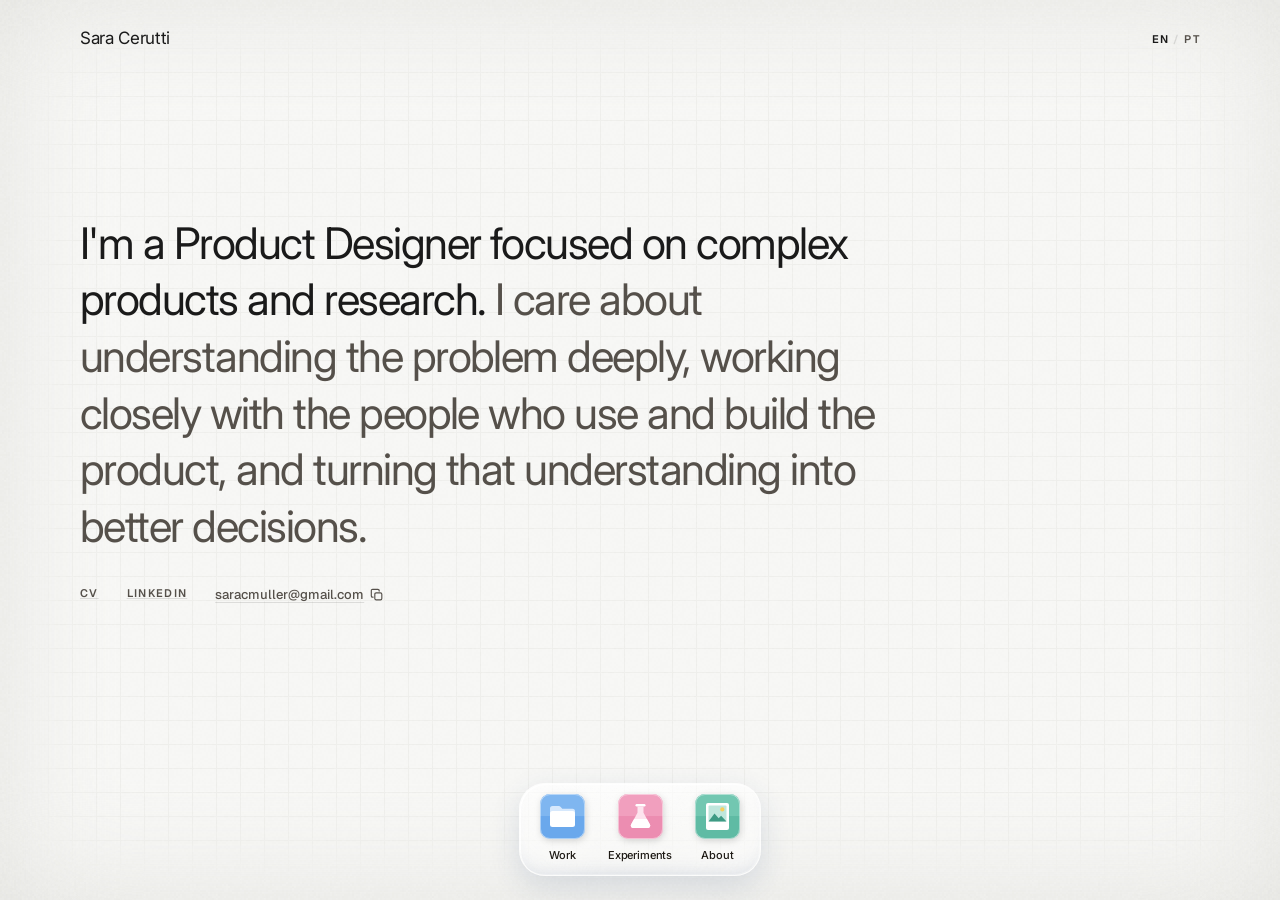
<file: portfolio-sara-cerutti/index.html>
<!doctype html>
<html lang="en" data-lang="en" class="hc">
<head>
  <meta charset="utf-8" />
  <meta name="viewport" content="width=device-width, initial-scale=1" />
  <title>Sara Cerutti, Product Designer</title>
  <link rel="icon" href="favicon.ico" sizes="any" />
  <link rel="icon" type="image/png" sizes="32x32" href="favicon-32.png" />
  <link rel="icon" type="image/png" sizes="192x192" href="favicon-192.png" />
  <link rel="apple-touch-icon" href="apple-touch-icon.png" />
  <meta name="description" content="Product Designer focused on complex products and research. Case studies in EdTech, AI and multi-profile B2B products." />
  <meta name="theme-color" content="#f7f7f5" />
  <link rel="canonical" href="https://saracerutti.com/" />
  <meta property="og:type" content="website" />
  <meta property="og:site_name" content="Sara Cerutti" />
  <meta property="og:title" content="Sara Cerutti, Product Designer" />
  <meta property="og:description" content="Product Designer focused on complex products and research. Case studies in EdTech, AI and multi-profile B2B products." />
  <meta property="og:url" content="https://saracerutti.com/" />
  <meta property="og:image" content="https://saracerutti.com/og/og-home.png" />
  <meta property="og:image:width" content="1200" />
  <meta property="og:image:height" content="630" />
  <meta property="og:image:alt" content="Sara Cerutti, Product Designer" />
  <meta property="og:locale" content="en_US" />
  <meta property="og:locale:alternate" content="pt_BR" />
  <meta name="twitter:card" content="summary_large_image" />
  <meta name="twitter:title" content="Sara Cerutti, Product Designer" />
  <meta name="twitter:description" content="Product Designer focused on complex products and research. Case studies in EdTech, AI and multi-profile B2B products." />
  <meta name="twitter:image" content="https://saracerutti.com/og/og-home.png" />
  <link rel="preconnect" href="https://fonts.googleapis.com" />
  <link rel="preconnect" href="https://fonts.gstatic.com" crossorigin />
  <link href="https://fonts.googleapis.com/css2?family=Inter:wght@400;500;600&family=Geist:wght@400;500;600&family=Geist+Pixel&display=swap" rel="stylesheet" />
  <link rel="stylesheet" href="styles.css" />
  <link rel="stylesheet" href="v2.css" />
  <script type="text/javascript">
    (function(c,l,a,r,i,t,y){
        c[a]=c[a]||function(){(c[a].q=c[a].q||[]).push(arguments)};
        t=l.createElement(r);t.async=1;t.src="https://www.clarity.ms/tag/"+i;
        y=l.getElementsByTagName(r)[0];y.parentNode.insertBefore(t,y);
    })(window, document, "clarity", "script", "z1va2ycf0t");
  </script>
</head>
<body class="hc-at-welcome">
  <a class="skip-link" href="#main" data-i18n="skip">Skip to content</a>
  <div class="v2-bg" aria-hidden="true"></div>
  <div class="h-wrap">
    <header class="h-top">
      <h1 class="h-name"><a class="v2-name" href="#" data-go="welcome">Sara Cerutti</a></h1>
      <button class="lang-toggle" type="button" data-lang-toggle aria-label="Switch to Portuguese" data-i18n-label="langSwitch">
        <span data-lang-code="en" aria-hidden="true" class="is-active">EN</span>
        <span class="lang-sep" aria-hidden="true">/</span>
        <span data-lang-code="pt" aria-hidden="true">PT</span>
      </button>
    </header>
    <main id="main" tabindex="-1">
      <section class="hc-panel is-active" id="hc-welcome" aria-label="Introduction">
        <p class="h-bio"><span data-i18n="bio1">I'm a Product Designer focused on complex products and research.</span> <span class="soft" data-i18n="bio2">I care about understanding the problem deeply, working closely with the people who use and build the product, and turning that understanding into better decisions.</span></p>
        <div class="h-links">
          <a class="about-link" href="resume.pdf" data-href-en="resume.pdf" data-href-pt="resume-pt.pdf" download="Sara-Cerutti-Resume.pdf" data-download-en="Sara-Cerutti-Resume.pdf" data-download-pt="Sara-Cerutti-Curriculo.pdf" data-i18n="resume">CV</a>
          <a class="about-link" href="https://www.linkedin.com/in/saramllr/" target="_blank" rel="noopener">LinkedIn</a>
          <button class="h-copy" type="button" data-copy="saracmuller@gmail.com" data-i18n-label="copyLabel" aria-label="Copy email address">
            <span class="h-copy-text">saracmuller@gmail.com</span>
            <svg class="i-copy" viewBox="0 0 16 16" fill="none" aria-hidden="true"><rect x="5.5" y="5.5" width="8" height="8" rx="1.5" stroke="currentColor" stroke-width="1.3"/><path d="M10.5 3.5V3A1.5 1.5 0 0 0 9 1.5H3A1.5 1.5 0 0 0 1.5 3v6A1.5 1.5 0 0 0 3 10.5h.5" stroke="currentColor" stroke-width="1.3" stroke-linecap="round"/></svg>
            <svg class="i-check" viewBox="0 0 16 16" fill="none" aria-hidden="true"><path d="M3 8.5l3 3 7-7" stroke="currentColor" stroke-width="1.6" stroke-linecap="round" stroke-linejoin="round"/></svg>
            <span class="h-copy-tip" role="status" aria-live="polite"></span>
          </button>
        </div>
      </section>

      <section class="hc-panel" id="hc-work" aria-label="Selected work">
        <div class="h-section-head" style="--i: 0"><p class="v2-eyebrow" data-i18n="selected">Selected work</p></div>
        <div class="h-cards">
          <a class="h-card" href="work/artemya/" style="--i: 1">
            <img class="h-card-media is-cover" src="work/artemya/cover.svg" alt="" />
            <div class="h-card-meta"><span class="v2-client" data-i18n="client">+A Educação</span><span class="status-tag" data-i18n="art_status">Pilot</span></div>
            <h2 class="h-card-title" data-i18n="art_title">Designing an AI learning experience for psychology students</h2>
            <p class="h-card-line" data-i18n="art_line">From an off-target first version to a pilot in two institutions, in six weeks.</p>
          </a>
          <a class="h-card" href="work/gpa-rebuild/" style="--i: 2">
            <img class="h-card-media is-cover" src="work/gpa-rebuild/cover.svg" alt="" />
            <div class="h-card-meta"><span class="v2-client" data-i18n="client">+A Educação</span><span class="status-tag" data-i18n="gpa_status">Live</span></div>
            <h2 class="h-card-title" data-i18n="gpa_title">Evolving GPA through research with students, professors, and coordinators</h2>
            <p class="h-card-line" data-i18n="gpa_line">The research showed where the new experience still broke in real use, and changed the product's priority.</p>
          </a>
        </div>
      </section>
    </main>
  </div>

  <svg width="0" height="0" style="position:absolute" aria-hidden="true" focusable="false">
    <filter id="liquid-lens" x="0" y="0" width="100%" height="100%" color-interpolation-filters="sRGB">
      <feImage preserveAspectRatio="none" result="map" href="data:image/svg+xml;utf8,%3Csvg xmlns='http://www.w3.org/2000/svg' width='200' height='80'%3E%3Cdefs%3E%3ClinearGradient id='r' x1='0' y1='0' x2='1' y2='0'%3E%3Cstop offset='0' stop-color='rgb(0,128,0)'/%3E%3Cstop offset='0.18' stop-color='rgb(128,128,0)'/%3E%3Cstop offset='0.82' stop-color='rgb(128,128,0)'/%3E%3Cstop offset='1' stop-color='rgb(255,128,0)'/%3E%3C/linearGradient%3E%3ClinearGradient id='g' x1='0' y1='0' x2='0' y2='1'%3E%3Cstop offset='0' stop-color='rgb(128,0,0)'/%3E%3Cstop offset='0.3' stop-color='rgb(128,128,0)'/%3E%3Cstop offset='0.7' stop-color='rgb(128,128,0)'/%3E%3Cstop offset='1' stop-color='rgb(128,255,0)'/%3E%3C/linearGradient%3E%3C/defs%3E%3Crect width='200' height='80' fill='url(%23r)'/%3E%3Crect width='200' height='80' fill='url(%23g)' style='mix-blend-mode:multiply'/%3E%3C/svg%3E"/>
      <feDisplacementMap in="SourceGraphic" in2="map" scale="28" xChannelSelector="R" yChannelSelector="G"/>
    </filter>
  </svg>
  <nav class="dock" aria-label="Main">
    <div class="dock-bar">
      <a class="dock-item" href="#work" data-go="work">
        <span class="dock-icon dock-icon--folder" aria-hidden="true"><svg viewBox="0 0 45 45"><rect width="45" height="45" rx="10" fill="#6aa8ec"/><rect width="45" height="22" rx="10" fill="#7fb6f0"/><rect y="12" width="45" height="10" fill="#7fb6f0"/><rect x="0.5" y="0.5" width="44" height="44" rx="9.5" fill="none" stroke="#ffffff" stroke-opacity=".45"/><path d="M10 14.5a2.5 2.5 0 0 1 2.5-2.5h6.3a2.5 2.5 0 0 1 1.9.9l1.6 1.9h10.2a2.5 2.5 0 0 1 2.5 2.5v2H10z" fill="#d6e8fc"/><rect x="10" y="17" width="25" height="16" rx="2.5" fill="#ffffff"/></svg></span>
        <span class="dock-label" data-i18n="dockWork">Work</span>
      </a>
      <a class="dock-item" href="experiments/">
        <span class="dock-icon dock-icon--lab" aria-hidden="true"><svg viewBox="0 0 45 45"><rect width="45" height="45" rx="10" fill="#ec8db1"/><rect width="45" height="22" rx="10" fill="#f19fbe"/><rect y="12" width="45" height="10" fill="#f19fbe"/><rect x="0.5" y="0.5" width="44" height="44" rx="9.5" fill="none" stroke="#ffffff" stroke-opacity=".45"/><rect x="17.5" y="10" width="10" height="2.4" rx="1.2" fill="#ffffff"/><path d="M19.5 12.4h6v6.4l6.3 11.4A2.4 2.4 0 0 1 29.7 34H15.3a2.4 2.4 0 0 1-2.1-3.8l6.3-11.4z" fill="#fde4ee"/><path d="M16.1 25h12.8l2.9 5.2A2.4 2.4 0 0 1 29.7 34H15.3a2.4 2.4 0 0 1-2.1-3.8z" fill="#ffffff"/></svg></span>
        <span class="dock-label" data-i18n="dockExperiments">Experiments</span>
      </a>
      <a class="dock-item" href="about/">
        <span class="dock-icon dock-icon--profile" aria-hidden="true"><svg viewBox="0 0 45 45"><rect width="45" height="45" rx="10" fill="#5fbba4"/><rect width="45" height="22" rx="10" fill="#72c7b1"/><rect y="12" width="45" height="10" fill="#72c7b1"/><rect x="0.5" y="0.5" width="44" height="44" rx="9.5" fill="none" stroke="#ffffff" stroke-opacity=".45"/><rect x="11" y="9" width="23" height="27" rx="2" fill="#ffffff"/><rect x="13.5" y="11.5" width="18" height="16" rx="1" fill="#bfe7dc"/><circle cx="27.3" cy="15.4" r="2.1" fill="#f7cf5c"/><path d="M13.5 27.5 19.5 19.5l4.2 4.8 2.4-2.6 5.4 5.8z" fill="#3e9a84"/></svg></span>
        <span class="dock-label" data-i18n="dockAbout">About</span>
      </a>
    </div>
  </nav>

  <script src="v2.js"></script>
  <script>
    initV2({
  "en": {
    "copied": "Email copied",
    "copyLabel": "Copy email address saracmuller@gmail.com",
    "resume": "CV",
    "bio1": "I'm a Product Designer focused on complex products and research.",
    "bio2": "I care about understanding the problem deeply, working closely with the people who use and build the product, and turning that understanding into better decisions.",
    "selected": "Selected work",
    "viewAll": "All projects",
    "viewCase": "View case study",
    "client": "+A Educação",
    "eb1": "Product Designer focused on complex products and research.",
    "eb2": "Below, everything I've investigated and built.",
    "fAll": "All",
    "fClient": "Client",
    "fPersonal": "Experiments",
    "thYear": "Year",
    "thProj": "Project",
    "thQ": "Central question",
    "thType": "Type",
    "thStatus": "Status",
    "index": "Index",
    "art_title": "Designing an AI learning experience for psychology students",
    "art_status": "Pilot",
    "art_line": "From an off-target first version to a pilot in two institutions, in six weeks.",
    "art_q": "Can a student practice alone, with no one there to explain?",
    "art_short": "Artemya",
    "art_typ": "Client",
    "cos_title": "Applying design to my own career",
    "cos_status": "In use",
    "cos_line": "A brag document that keeps itself alive, almost without me.",
    "cos_q": "How do you keep a brag document alive without effort?",
    "cos_short": "Career OS",
    "cos_typ": "Personal",
    "gpa_title": "Evolving GPA through research with students, professors, and coordinators",
    "gpa_status": "Live",
    "gpa_line": "The research showed where the new experience still broke in real use, and changed the product's priority.",
    "gpa_q": "Where, for whom and in what context did the product break?",
    "gpa_short": "GPA",
    "gpa_typ": "Client",
    "gpa_ph": "GPA cover, coming soon"
  },
  "pt": {
    "copied": "Email copiado",
    "copyLabel": "Copiar o email saracmuller@gmail.com",
    "resume": "CV",
    "bio1": "Sou Product Designer, focada em produtos complexos e pesquisa.",
    "bio2": "Faço questão de entender o problema a fundo, de trabalhar de perto com quem usa e com quem constrói o produto, e de transformar esse entendimento em decisões melhores.",
    "selected": "Trabalhos selecionados",
    "viewAll": "Todos os projetos",
    "viewCase": "Ver case",
    "client": "+A Educação",
    "eb1": "Product Designer focada em produtos complexos e pesquisa.",
    "eb2": "Abaixo, tudo que já investiguei e construí.",
    "fAll": "Tudo",
    "fClient": "Cliente",
    "fPersonal": "Experimentos",
    "thYear": "Ano",
    "thProj": "Projeto",
    "thQ": "Pergunta central",
    "thType": "Tipo",
    "thStatus": "Status",
    "index": "Índice",
    "art_title": "Desenhando uma experiência de aprendizado com IA para estudantes de psicologia",
    "art_status": "Piloto",
    "art_line": "De uma primeira versão fora do esperado a um piloto em duas instituições, em seis semanas.",
    "art_q": "O estudante consegue praticar sozinho, sem ninguém explicando?",
    "art_short": "Artemya",
    "art_typ": "Cliente",
    "cos_title": "Aplicando design à própria carreira",
    "cos_status": "Em uso",
    "cos_line": "Um brag document que se mantém quase sozinho.",
    "cos_q": "Como manter um brag document vivo sem esforço?",
    "cos_short": "Career OS",
    "cos_typ": "Pessoal",
    "gpa_title": "Evoluindo o GPA a partir de pesquisa com estudantes, professores e coordenadores",
    "gpa_status": "No ar",
    "gpa_line": "A pesquisa mostrou onde a nova experiência ainda quebrava no uso real, e mudou a prioridade do produto.",
    "gpa_q": "Onde, para quem e em que contexto o produto quebrava?",
    "gpa_short": "GPA",
    "gpa_typ": "Cliente",
    "gpa_ph": "Capa do GPA, em breve"
  }
});
  </script>
  <script>
    (function () {
      var panels = { welcome: document.getElementById("hc-welcome"), work: document.getElementById("hc-work") };
      var workItem = document.querySelector('.dock-item[data-go="work"]');
      var reduce = window.matchMedia("(prefers-reduced-motion: reduce)").matches;
      var state = "welcome";
      var busy = false;
      var enteredAt = 0;

      function show(to, push) {
        if (to === state || busy) return;
        var from = panels[state];
        var next = panels[to];
        var finish = function () {
          from.classList.remove("is-active", "hc-leaving-up", "hc-leaving-down");
          next.classList.add("is-active");
          document.body.classList.toggle("hc-at-welcome", to === "welcome");
          window.scrollTo(0, 0);
          if (!reduce) {
            next.classList.add(to === "work" ? "hc-entering" : "hc-entering-down");
            setTimeout(function () { next.classList.remove("hc-entering", "hc-entering-down"); }, 900);
          }
          if (workItem) {
            if (to === "work") workItem.setAttribute("aria-current", "page");
            else workItem.removeAttribute("aria-current");
          }
          state = to;
          enteredAt = Date.now();
          busy = false;
          var focusTarget = to === "work" ? next.querySelector(".h-card") : null;
          if (focusTarget && push === "keyboard") focusTarget.focus({ preventScroll: true });
        };
        if (push === true || push === "keyboard") history.pushState({ hc: to }, "", to === "work" ? "#work" : location.pathname);
        if (reduce) { finish(); return; }
        busy = true;
        from.classList.add(to === "work" ? "hc-leaving-up" : "hc-leaving-down");
        setTimeout(finish, 200);
      }

      document.querySelectorAll("[data-go]").forEach(function (el) {
        el.addEventListener("click", function (e) {
          e.preventDefault();
          show(el.getAttribute("data-go"), e.detail === 0 ? "keyboard" : true);
        });
      });

      window.addEventListener("wheel", function (e) {
        if (state === "welcome" && e.deltaY > 20) show("work", true);
        else if (state === "work" && window.scrollY <= 0 && e.deltaY < -20 && Date.now() - enteredAt > 700) show("welcome", true);
      }, { passive: true });

      // Touch: react during the swipe, since phones often cancel the gesture before touchend
      var touch = null;
      window.addEventListener("touchstart", function (e) {
        touch = { y: e.touches[0].clientY, atTop: window.scrollY <= 0, done: false };
      }, { passive: true });
      window.addEventListener("touchmove", function (e) {
        if (!touch || touch.done) return;
        var dy = touch.y - e.touches[0].clientY;
        if (state === "welcome" && dy > 40) {
          touch.done = true;
          show("work", true);
        } else if (state === "work" && touch.atTop && window.scrollY <= 0 && dy < -60 && Date.now() - enteredAt > 700) {
          touch.done = true;
          show("welcome", true);
        }
      }, { passive: true });
      window.addEventListener("touchend", function () { touch = null; }, { passive: true });
      window.addEventListener("touchcancel", function () { touch = null; }, { passive: true });

      window.addEventListener("keydown", function (e) {
        if (state !== "welcome") return;
        if (["ArrowDown", "PageDown", " "].indexOf(e.key) > -1 && !e.target.closest("button, a, input")) {
          e.preventDefault();
          show("work", "keyboard");
        }
      });

      window.addEventListener("popstate", function () {
        show(location.hash === "#work" ? "work" : "welcome", false);
      });

      if (location.hash === "#work") {
        reduce = true; show("work", false);
        reduce = window.matchMedia("(prefers-reduced-motion: reduce)").matches;
      }
    })();
  </script>
</body>
</html>
</file>
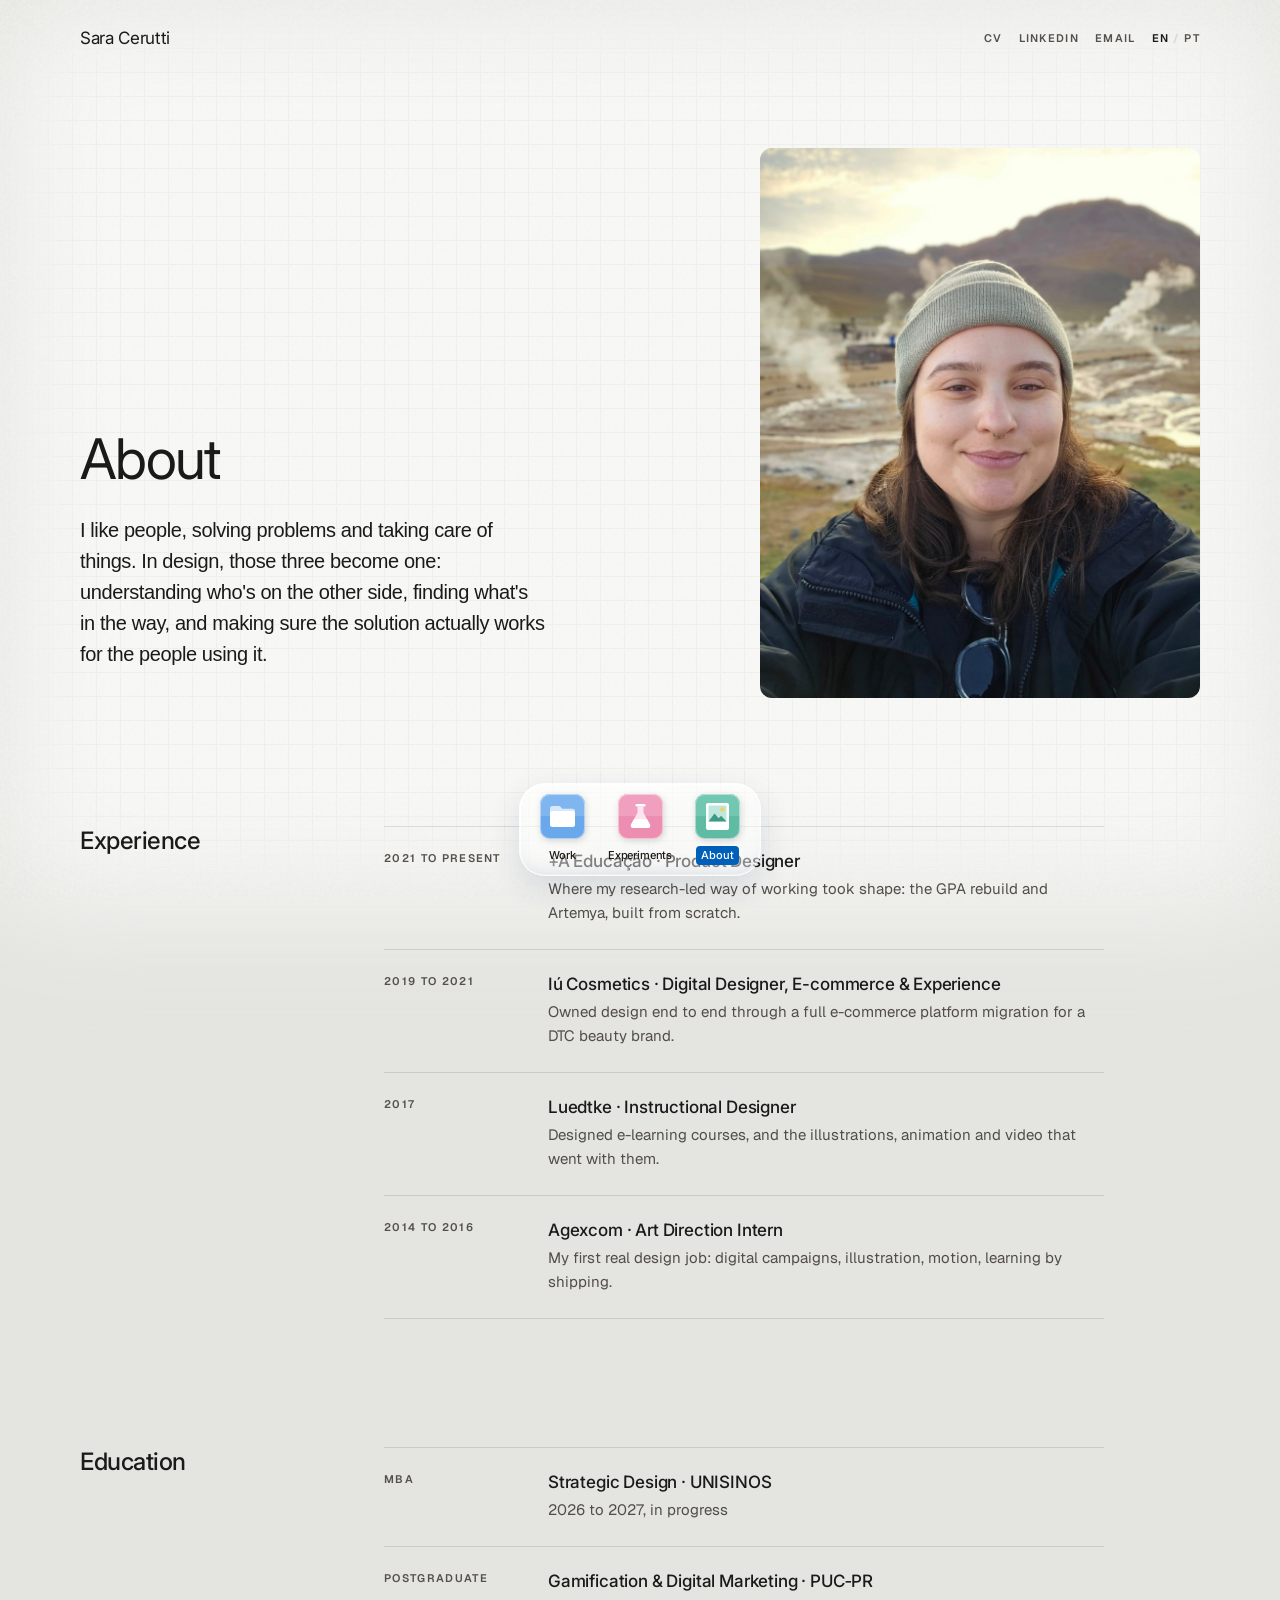
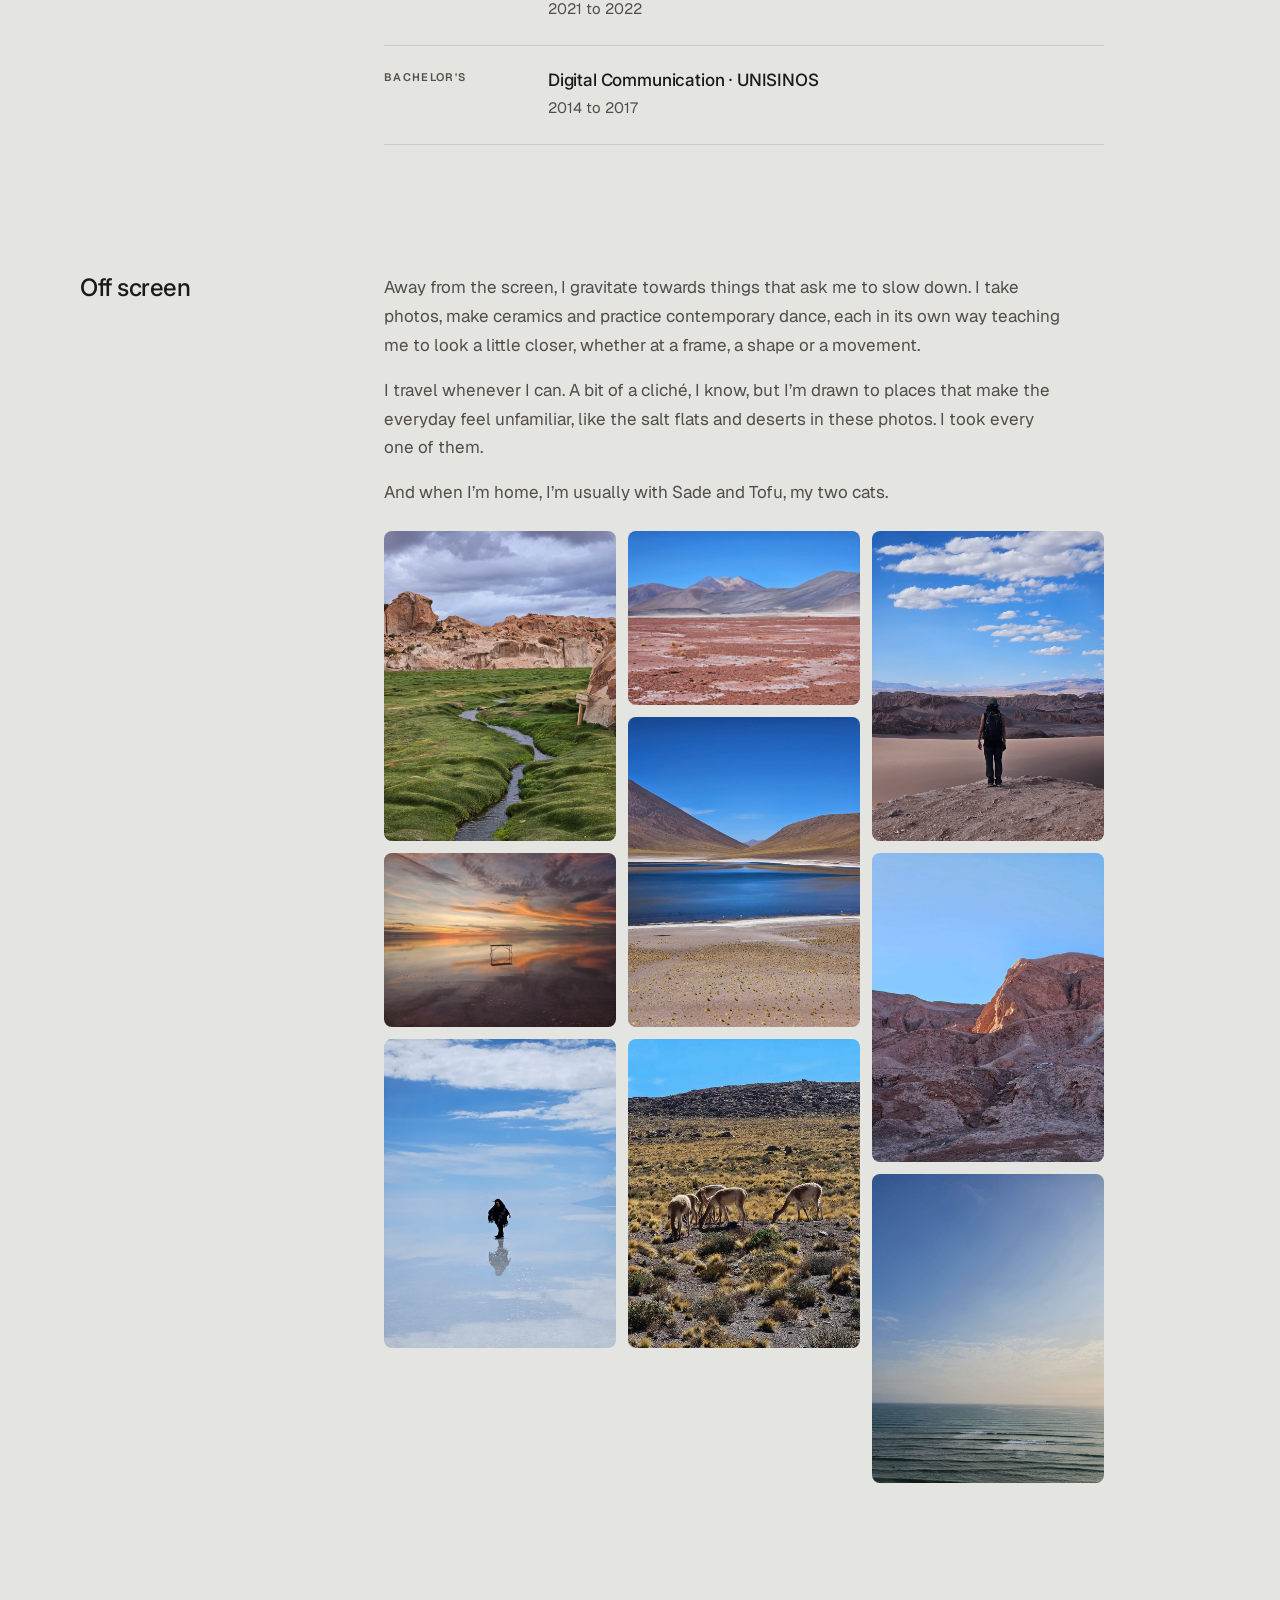
<file: portfolio-sara-cerutti/about/index.html>
<!doctype html>
<html lang="en" data-lang="en">
<head>
  <meta charset="utf-8" />
  <meta name="viewport" content="width=device-width, initial-scale=1" />
  <title>About, Sara Cerutti</title>
  <link rel="icon" href="../favicon.ico" sizes="any" />
  <link rel="icon" type="image/png" sizes="32x32" href="../favicon-32.png" />
  <link rel="icon" type="image/png" sizes="192x192" href="../favicon-192.png" />
  <link rel="apple-touch-icon" href="../apple-touch-icon.png" />
  <meta name="description" content="Path, education and the research-led approach behind the work of Sara Cerutti, Product Designer." />
  <meta name="theme-color" content="#f7f7f5" />
  <link rel="canonical" href="https://saracerutti.com/about/" />
  <meta property="og:type" content="profile" />
  <meta property="og:site_name" content="Sara Cerutti" />
  <meta property="og:title" content="About Sara Cerutti, Product Designer" />
  <meta property="og:description" content="Path, education and the research-led approach behind the work of Sara Cerutti, Product Designer." />
  <meta property="og:url" content="https://saracerutti.com/about/" />
  <meta property="og:image" content="https://saracerutti.com/og/og-home.png" />
  <meta property="og:image:width" content="1200" />
  <meta property="og:image:height" content="630" />
  <meta property="og:image:alt" content="Sara Cerutti, Product Designer" />
  <meta property="og:locale" content="en_US" />
  <meta property="og:locale:alternate" content="pt_BR" />
  <meta name="twitter:card" content="summary_large_image" />
  <meta name="twitter:title" content="About Sara Cerutti, Product Designer" />
  <meta name="twitter:description" content="Path, education and the research-led approach behind the work of Sara Cerutti, Product Designer." />
  <meta name="twitter:image" content="https://saracerutti.com/og/og-home.png" />
  <link rel="preconnect" href="https://fonts.googleapis.com" />
  <link rel="preconnect" href="https://fonts.gstatic.com" crossorigin />
  <link href="https://fonts.googleapis.com/css2?family=Inter:wght@400;500;600&family=Geist:wght@400;500;600&family=Geist+Pixel&display=swap" rel="stylesheet" />
  <link rel="stylesheet" href="../styles.css" />
  <link rel="stylesheet" href="../v2.css" />
  <script type="text/javascript">
    (function(c,l,a,r,i,t,y){
        c[a]=c[a]||function(){(c[a].q=c[a].q||[]).push(arguments)};
        t=l.createElement(r);t.async=1;t.src="https://www.clarity.ms/tag/"+i;
        y=l.getElementsByTagName(r)[0];y.parentNode.insertBefore(t,y);
    })(window, document, "clarity", "script", "z1va2ycf0t");
  </script>
</head>
<body>
  <a class="skip-link" href="#main" data-i18n="skip">Skip to content</a>
  <div class="v2-bg" aria-hidden="true"></div>
  <header class="v2-top">
    <a class="v2-name" href="../">Sara Cerutti</a>
    <div class="v2-links">
      <a class="about-link keep" href="../resume.pdf" data-href-en="../resume.pdf" data-href-pt="../resume-pt.pdf" download="Sara-Cerutti-Resume.pdf" data-download-en="Sara-Cerutti-Resume.pdf" data-download-pt="Sara-Cerutti-Curriculo.pdf" data-i18n="resume">CV</a>
      <a class="about-link" href="https://www.linkedin.com/in/saramllr/" target="_blank" rel="noopener">LinkedIn</a>
      <a class="about-link" href="mailto:saracmuller@gmail.com">Email</a>
      <button class="lang-toggle" type="button" data-lang-toggle aria-label="Switch to Portuguese" data-i18n-label="langSwitch">
        <span data-lang-code="en" aria-hidden="true" class="is-active">EN</span>
        <span class="lang-sep" aria-hidden="true">/</span>
        <span data-lang-code="pt" aria-hidden="true">PT</span>
      </button>
    </div>
  </header>

  <main id="main" tabindex="-1" class="v2-main">
    <section class="v2-about-hero">
      <div>
        <h1 class="v2-title" data-i18n="title">About</h1>
        <p class="v2-result" data-i18n="lead">I like people, solving problems and taking care of things. In design, those three become one: understanding who's on the other side, finding what's in the way, and making sure the solution actually works for the people using it.</p>
      </div>
      <img class="v2-portrait" src="photos/portrait.jpg" width="900" height="1200" alt="Sara smiling, wearing a beanie, with steaming geysers and mountains behind her." data-i18n-alt="portraitAlt" />
    </section>

    <section class="v2-block v2-section">
      <h2 class="v2-section-label" data-i18n="pathL">Experience</h2>
      <div class="v2-section-body">
        <ol class="v2-rows">
          <li>
            <p class="v2-eyebrow" data-i18n="tl1period">2021 to present</p>
            <div>
              <p class="v2-row-role">+A Educação &middot; Product Designer</p>
              <p class="v2-row-note" data-i18n="tl1note">Where my research-led way of working took shape: the GPA rebuild and Artemya, built from scratch.</p>
            </div>
          </li>
          <li>
            <p class="v2-eyebrow" data-i18n="tl2period">2019 to 2021</p>
            <div>
              <p class="v2-row-role">Iú Cosmetics &middot; Digital Designer, E-commerce &amp; Experience</p>
              <p class="v2-row-note" data-i18n="tl2note">Owned design end to end through a full e-commerce platform migration for a DTC beauty brand.</p>
            </div>
          </li>
          <li>
            <p class="v2-eyebrow">2017</p>
            <div>
              <p class="v2-row-role">Luedtke &middot; Instructional Designer</p>
              <p class="v2-row-note" data-i18n="tl3note">Designed e-learning courses, and the illustrations, animation and video that went with them.</p>
            </div>
          </li>
          <li>
            <p class="v2-eyebrow" data-i18n="tl4period">2014 to 2016</p>
            <div>
              <p class="v2-row-role" data-i18n="tl4role">Agexcom &middot; Art Direction Intern</p>
              <p class="v2-row-note" data-i18n="tl4note">My first real design job: digital campaigns, illustration, motion, learning by shipping.</p>
            </div>
          </li>
        </ol>
      </div>
    </section>

    <section class="v2-block v2-section">
      <h2 class="v2-section-label" data-i18n="eduL">Education</h2>
      <div class="v2-section-body">
        <ol class="v2-rows">
          <li>
            <p class="v2-eyebrow" data-i18n="edu1L">MBA</p>
            <div>
              <p class="v2-row-role" data-i18n="edu1role">Strategic Design &middot; UNISINOS</p>
              <p class="v2-row-note" data-i18n="edu1">2026 to 2027, in progress</p>
            </div>
          </li>
          <li>
            <p class="v2-eyebrow" data-i18n="edu2L">Postgraduate</p>
            <div>
              <p class="v2-row-role" data-i18n="edu2role">Gamification &amp; Digital Marketing &middot; PUC&#8209;PR</p>
              <p class="v2-row-note" data-i18n="edu2">2021 to 2022</p>
            </div>
          </li>
          <li>
            <p class="v2-eyebrow" data-i18n="edu3L">Bachelor's</p>
            <div>
              <p class="v2-row-role" data-i18n="edu3role">Digital Communication &middot; UNISINOS</p>
              <p class="v2-row-note" data-i18n="edu3">2014 to 2017</p>
            </div>
          </li>
        </ol>
      </div>
    </section>

    <section class="v2-block v2-section">
      <h2 class="v2-section-label" data-i18n="offL">Off screen</h2>
      <div class="v2-section-body">
        <p class="v2-text" data-i18n="offLead">Away from the screen, I gravitate towards things that ask me to slow down. I take photos, make ceramics and practice contemporary dance, each in its own way teaching me to look a little closer, whether at a frame, a shape or a movement.</p>
        <p class="v2-text" style="margin-top: 16px;" data-i18n="offTravel">I travel whenever I can. A bit of a cliché, I know, but I’m drawn to places that make the everyday feel unfamiliar, like the salt flats and deserts in these photos. I took every one of them.</p>
        <p class="v2-text" style="margin-top: 16px; margin-bottom: 24px;" data-i18n="offCats">And when I’m home, I’m usually with Sade and Tofu, my two cats.</p>
        <div class="v2-photos is-real">
          <figure><img src="photos/photo-1.jpg" loading="lazy" alt="A narrow stream winding through green wetland, with pale rock formations behind." data-i18n-alt="photo1" /></figure>
          <figure><img src="photos/photo-2.jpg" loading="lazy" alt="A folding table standing on a flooded salt flat at sunset, mirrored in the water." data-i18n-alt="photo2" /></figure>
          <figure><img src="photos/photo-3.jpg" loading="lazy" alt="A person walking on a mirrored salt flat under a blue sky with clouds." data-i18n-alt="photo3" /></figure>
          <figure><img src="photos/photo-4.jpg" loading="lazy" alt="Red, cracked desert ground in front of soft colored mountains." data-i18n-alt="photo4" /></figure>
          <figure><img src="photos/photo-5.jpg" loading="lazy" alt="A deep blue lagoon between two brown hills, under a clear sky." data-i18n-alt="photo5" /></figure>
          <figure><img src="photos/photo-6.jpg" loading="lazy" alt="Vicuñas grazing on a dry, golden slope." data-i18n-alt="photo6" /></figure>
          <figure><img src="photos/photo-7.jpg" loading="lazy" alt="A person with a backpack looking out over a desert valley and dunes." data-i18n-alt="photo7" /></figure>
          <figure><img src="photos/photo-8.jpg" loading="lazy" alt="Reddish rock slopes, one face lit by low sun against a blue sky." data-i18n-alt="photo8" /></figure>
          <figure><img src="photos/photo-9.jpg" loading="lazy" alt="A calm sea under a pale, wide sky." data-i18n-alt="photo9" /></figure>
        </div>
      </div>
    </section>
  </main>

  <svg width="0" height="0" style="position:absolute" aria-hidden="true" focusable="false">
    <filter id="liquid-lens" x="0" y="0" width="100%" height="100%" color-interpolation-filters="sRGB">
      <feImage preserveAspectRatio="none" result="map" href="data:image/svg+xml;utf8,%3Csvg xmlns='http://www.w3.org/2000/svg' width='200' height='80'%3E%3Cdefs%3E%3ClinearGradient id='r' x1='0' y1='0' x2='1' y2='0'%3E%3Cstop offset='0' stop-color='rgb(0,128,0)'/%3E%3Cstop offset='0.18' stop-color='rgb(128,128,0)'/%3E%3Cstop offset='0.82' stop-color='rgb(128,128,0)'/%3E%3Cstop offset='1' stop-color='rgb(255,128,0)'/%3E%3C/linearGradient%3E%3ClinearGradient id='g' x1='0' y1='0' x2='0' y2='1'%3E%3Cstop offset='0' stop-color='rgb(128,0,0)'/%3E%3Cstop offset='0.3' stop-color='rgb(128,128,0)'/%3E%3Cstop offset='0.7' stop-color='rgb(128,128,0)'/%3E%3Cstop offset='1' stop-color='rgb(128,255,0)'/%3E%3C/linearGradient%3E%3C/defs%3E%3Crect width='200' height='80' fill='url(%23r)'/%3E%3Crect width='200' height='80' fill='url(%23g)' style='mix-blend-mode:multiply'/%3E%3C/svg%3E"/>
      <feDisplacementMap in="SourceGraphic" in2="map" scale="28" xChannelSelector="R" yChannelSelector="G"/>
    </filter>
  </svg>
  <nav class="dock" aria-label="Main">
    <div class="dock-bar">
      <a class="dock-item" href="../#work">
        <span class="dock-icon dock-icon--folder" aria-hidden="true"><svg viewBox="0 0 45 45"><rect width="45" height="45" rx="10" fill="#6aa8ec"/><rect width="45" height="22" rx="10" fill="#7fb6f0"/><rect y="12" width="45" height="10" fill="#7fb6f0"/><rect x="0.5" y="0.5" width="44" height="44" rx="9.5" fill="none" stroke="#ffffff" stroke-opacity=".45"/><path d="M10 14.5a2.5 2.5 0 0 1 2.5-2.5h6.3a2.5 2.5 0 0 1 1.9.9l1.6 1.9h10.2a2.5 2.5 0 0 1 2.5 2.5v2H10z" fill="#d6e8fc"/><rect x="10" y="17" width="25" height="16" rx="2.5" fill="#ffffff"/></svg></span>
        <span class="dock-label" data-i18n="dockWork">Work</span>
      </a>
      <a class="dock-item" href="../experiments/">
        <span class="dock-icon dock-icon--lab" aria-hidden="true"><svg viewBox="0 0 45 45"><rect width="45" height="45" rx="10" fill="#ec8db1"/><rect width="45" height="22" rx="10" fill="#f19fbe"/><rect y="12" width="45" height="10" fill="#f19fbe"/><rect x="0.5" y="0.5" width="44" height="44" rx="9.5" fill="none" stroke="#ffffff" stroke-opacity=".45"/><rect x="17.5" y="10" width="10" height="2.4" rx="1.2" fill="#ffffff"/><path d="M19.5 12.4h6v6.4l6.3 11.4A2.4 2.4 0 0 1 29.7 34H15.3a2.4 2.4 0 0 1-2.1-3.8l6.3-11.4z" fill="#fde4ee"/><path d="M16.1 25h12.8l2.9 5.2A2.4 2.4 0 0 1 29.7 34H15.3a2.4 2.4 0 0 1-2.1-3.8z" fill="#ffffff"/></svg></span>
        <span class="dock-label" data-i18n="dockExperiments">Experiments</span>
      </a>
      <a class="dock-item" href="./#work" aria-current="page">
        <span class="dock-icon dock-icon--profile" aria-hidden="true"><svg viewBox="0 0 45 45"><rect width="45" height="45" rx="10" fill="#5fbba4"/><rect width="45" height="22" rx="10" fill="#72c7b1"/><rect y="12" width="45" height="10" fill="#72c7b1"/><rect x="0.5" y="0.5" width="44" height="44" rx="9.5" fill="none" stroke="#ffffff" stroke-opacity=".45"/><rect x="11" y="9" width="23" height="27" rx="2" fill="#ffffff"/><rect x="13.5" y="11.5" width="18" height="16" rx="1" fill="#bfe7dc"/><circle cx="27.3" cy="15.4" r="2.1" fill="#f7cf5c"/><path d="M13.5 27.5 19.5 19.5l4.2 4.8 2.4-2.6 5.4 5.8z" fill="#3e9a84"/></svg></span>
        <span class="dock-label" data-i18n="dockAbout">About</span>
      </a>
    </div>
  </nav>

  <script src="../v2.js"></script>
  <script>
    initV2({
      en: {
        offTravel: "I travel whenever I can. A bit of a cliché, I know, but I’m drawn to places that make the everyday feel unfamiliar, like the salt flats and deserts in these photos. I took every one of them.",
        offCats: "And when I’m home, I’m usually with Sade and Tofu, my two cats.",
        title: "About",
        lead: "I like people, solving problems and taking care of things. In design, those three become one: understanding who's on the other side, finding what's in the way, and making sure the solution actually works for the people using it.",
        phPortrait: "Portrait of Sara",
        pathL: "Experience",
        tl1period: "2021 to present",
        tl1note: "Where my research-led way of working took shape: the GPA rebuild and Artemya, built from scratch.",
        tl2period: "2019 to 2021",
        tl2note: "Owned design end to end through a full e-commerce platform migration for a DTC beauty brand.",
        tl3note: "Designed e-learning courses, and the illustrations, animation and video that went with them.",
        tl4period: "2014 to 2016",
        tl4role: "Agexcom · Art Direction Intern",
        tl4note: "My first real design job: digital campaigns, illustration, motion, learning by shipping.",
        eduL: "Education",
        edu1L: "MBA", edu1role: "Strategic Design · UNISINOS",
        edu1: "2026 to 2027, in progress",
        edu2L: "Postgraduate", edu2role: "Gamification & Digital Marketing · PUC‑PR", edu2: "2021 to 2022",
        edu3L: "Bachelor's", edu3role: "Digital Communication · UNISINOS", edu3: "2014 to 2017",
        offL: "Off screen",
        offLead: "Away from the screen, I gravitate towards things that ask me to slow down. I take photos, make ceramics and practice contemporary dance, each in its own way teaching me to look a little closer, whether at a frame, a shape or a movement.",
        portraitAlt: "Sara smiling, wearing a beanie, with steaming geysers and mountains behind her.",
        photo1: "A narrow stream winding through green wetland, with pale rock formations behind.",
        photo2: "A folding table standing on a flooded salt flat at sunset, mirrored in the water.",
        photo3: "A person walking on a mirrored salt flat under a blue sky with clouds.",
        photo4: "Red, cracked desert ground in front of soft colored mountains.",
        photo5: "A deep blue lagoon between two brown hills, under a clear sky.",
        photo6: "Vicuñas grazing on a dry, golden slope.",
        photo7: "A person with a backpack looking out over a desert valley and dunes.",
        photo8: "Reddish rock slopes, one face lit by low sun against a blue sky.",
        photo9: "A calm sea under a pale, wide sky."
      },
      pt: {
        offTravel: "Viajo sempre que posso. Meio clichê, eu sei, mas me atraem lugares que fazem o dia a dia parecer desconhecido, como os salares e desertos destas fotos. Tirei todas elas.",
        offCats: "E, quando estou em casa, quase sempre estou com a Sade e o Tofu, meus dois gatos.",
        title: "Sobre",
        lead: "Gosto de pessoas, de resolver problemas e de cuidar. No design, essas três coisas viram uma só: entender quem está do outro lado, achar o que está travando e cuidar para que a solução funcione de verdade para quem usa.",
        phPortrait: "Retrato da Sara",
        pathL: "Trajetória",
        tl1period: "2021 até hoje",
        tl1note: "Onde a minha forma de trabalhar guiada por pesquisa tomou forma: a reconstrução do GPA e o Artemya, criado do zero.",
        tl2period: "2019 a 2021",
        tl2note: "Fui responsável pelo design de ponta a ponta na migração completa da plataforma de e-commerce de uma marca de beleza DTC.",
        tl3note: "Desenhei cursos e-learning, e as ilustrações, animações e vídeos que os acompanhavam.",
        tl4period: "2014 a 2016",
        tl4role: "Agexcom · Estágio em Direção de Arte",
        tl4note: "Meu primeiro trabalho de design de verdade: campanhas digitais, ilustração e motion, aprendendo na prática.",
        eduL: "Formação",
        edu1L: "MBA", edu1role: "Design Estratégico · UNISINOS",
        edu1: "2026 a 2027, em andamento",
        edu2L: "Pós-graduação", edu2role: "Gamificação e Marketing Digital · PUC‑PR", edu2: "2021 a 2022",
        edu3L: "Graduação", edu3role: "Comunicação Digital · UNISINOS", edu3: "2014 a 2017",
        offL: "Fora da tela",
        offLead: "Longe da tela, me atraem coisas que pedem para desacelerar. Fotografo, faço cerâmica e pratico dança contemporânea, e cada uma, do seu jeito, me ensina a olhar um pouco mais de perto, seja para um enquadramento, uma forma ou um movimento.",
        portraitAlt: "Sara sorrindo, de gorro, com gêiseres soltando vapor e montanhas atrás.",
        photo1: "Um riacho estreito cortando um banhado verde, com formações de rocha clara ao fundo.",
        photo2: "Uma mesa dobrável sobre um salar alagado ao pôr do sol, espelhada na água.",
        photo3: "Uma pessoa caminhando sobre um salar espelhado, sob um céu azul com nuvens.",
        photo4: "Chão de deserto vermelho e rachado, diante de montanhas em tons suaves.",
        photo5: "Uma lagoa azul profunda entre dois morros marrons, sob céu limpo.",
        photo6: "Vicunhas pastando numa encosta seca e dourada.",
        photo7: "Uma pessoa de mochila olhando um vale de deserto com dunas.",
        photo8: "Encostas de rocha avermelhada, uma face iluminada pelo sol baixo contra o céu azul.",
        photo9: "Um mar calmo sob um céu claro e amplo."
      }
    });
  </script>
</body>
</html>
</file>
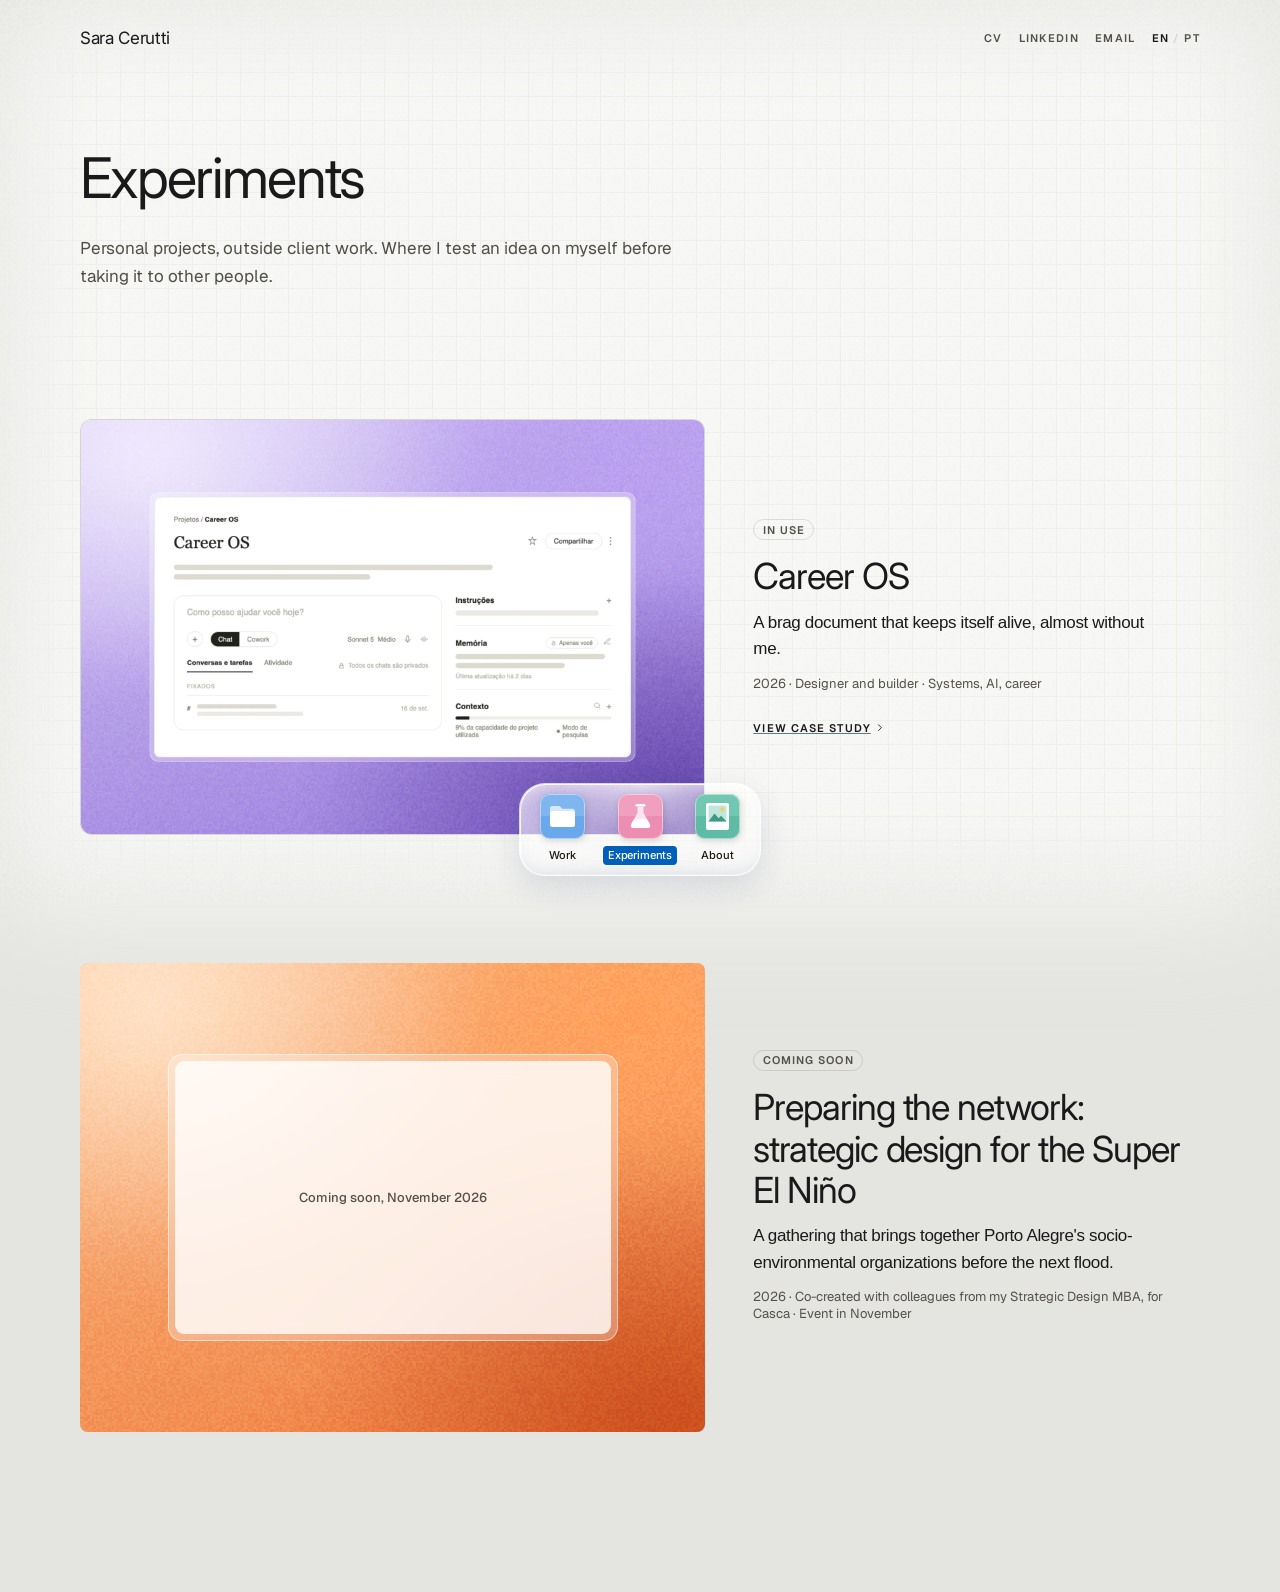
<file: portfolio-sara-cerutti/experiments/index.html>
<!doctype html>
<html lang="en" data-lang="en">
<head>
  <meta charset="utf-8" />
  <meta name="viewport" content="width=device-width, initial-scale=1" />
  <title>Experiments, Sara Cerutti</title>
  <link rel="icon" href="../favicon.ico" sizes="any" />
  <link rel="icon" type="image/png" sizes="32x32" href="../favicon-32.png" />
  <link rel="icon" type="image/png" sizes="192x192" href="../favicon-192.png" />
  <link rel="apple-touch-icon" href="../apple-touch-icon.png" />
  <meta name="description" content="Personal projects by Sara Cerutti, Product Designer: Career OS, and a strategic design gathering coming soon." />
  <meta name="theme-color" content="#f7f7f5" />
  <link rel="canonical" href="https://saracerutti.com/experiments/" />
  <meta property="og:type" content="website" />
  <meta property="og:site_name" content="Sara Cerutti" />
  <meta property="og:title" content="Experiments, Sara Cerutti" />
  <meta property="og:description" content="Personal projects by Sara Cerutti, Product Designer: Career OS, and a strategic design gathering coming soon." />
  <meta property="og:url" content="https://saracerutti.com/experiments/" />
  <meta property="og:image" content="https://saracerutti.com/og/og-home.png" />
  <meta property="og:image:width" content="1200" />
  <meta property="og:image:height" content="630" />
  <meta property="og:image:alt" content="Sara Cerutti, Product Designer" />
  <meta property="og:locale" content="en_US" />
  <meta property="og:locale:alternate" content="pt_BR" />
  <meta name="twitter:card" content="summary_large_image" />
  <meta name="twitter:title" content="Experiments, Sara Cerutti" />
  <meta name="twitter:description" content="Personal projects by Sara Cerutti, Product Designer: Career OS, and a strategic design gathering coming soon." />
  <meta name="twitter:image" content="https://saracerutti.com/og/og-home.png" />
  <link rel="preconnect" href="https://fonts.googleapis.com" />
  <link rel="preconnect" href="https://fonts.gstatic.com" crossorigin />
  <link href="https://fonts.googleapis.com/css2?family=Inter:wght@400;500;600&family=Geist:wght@400;500;600&family=Geist+Pixel&display=swap" rel="stylesheet" />
  <link rel="stylesheet" href="../styles.css" />
  <link rel="stylesheet" href="../v2.css" />
  <script type="text/javascript">
    (function(c,l,a,r,i,t,y){
        c[a]=c[a]||function(){(c[a].q=c[a].q||[]).push(arguments)};
        t=l.createElement(r);t.async=1;t.src="https://www.clarity.ms/tag/"+i;
        y=l.getElementsByTagName(r)[0];y.parentNode.insertBefore(t,y);
    })(window, document, "clarity", "script", "z1va2ycf0t");
  </script>
</head>
<body>
  <a class="skip-link" href="#main" data-i18n="skip">Skip to content</a>
  <div class="v2-bg" aria-hidden="true"></div>
  <header class="v2-top">
    <a class="v2-name" href="../">Sara Cerutti</a>
    <div class="v2-links">
      <a class="about-link keep" href="../resume.pdf" data-href-en="../resume.pdf" data-href-pt="../resume-pt.pdf" download="Sara-Cerutti-Resume.pdf" data-download-en="Sara-Cerutti-Resume.pdf" data-download-pt="Sara-Cerutti-Curriculo.pdf" data-i18n="resume">CV</a>
      <a class="about-link" href="https://www.linkedin.com/in/saramllr/" target="_blank" rel="noopener">LinkedIn</a>
      <a class="about-link" href="mailto:saracmuller@gmail.com">Email</a>
      <button class="lang-toggle" type="button" data-lang-toggle aria-label="Switch to Portuguese" data-i18n-label="langSwitch">
        <span data-lang-code="en" aria-hidden="true" class="is-active">EN</span>
        <span class="lang-sep" aria-hidden="true">/</span>
        <span data-lang-code="pt" aria-hidden="true">PT</span>
      </button>
    </div>
  </header>

  <main id="main" tabindex="-1" class="v2-main">
    <section class="v2-hero">
      <h1 class="v2-title" data-i18n="title">Experiments</h1>
      <p class="v2-lead" data-i18n="lead">Personal projects, outside client work. Where I test an idea on myself before taking it to other people.</p>
    </section>

    <section class="v2-block">
      <a class="v2-feature" href="../work/career-os/">
        <img class="v2-media" src="../work/career-os/images/cover-ui.webp" alt="" data-i18n-alt="coverAlt" />
        <div>
          <span class="status-tag" data-i18n="status">In use</span>
          <h2 data-i18n="cardTitle">Career OS</h2>
          <p class="v2-result" data-i18n="cardResult">A brag document that keeps itself alive, almost without me.</p>
          <p class="v2-meta-line" data-i18n="cardMeta">2026 · Designer and builder · Systems, AI, career</p>
          <span class="v2-cta">
            <span data-i18n="viewCase">View case study</span>
            <svg viewBox="0 0 16 16" fill="none" aria-hidden="true"><path d="M6 3l5 5-5 5" stroke="currentColor" stroke-width="1.5" stroke-linecap="round" stroke-linejoin="round"/></svg>
          </span>
        </div>
      </a>
    </section>

    <section class="v2-block">
      <div class="v2-feature" aria-labelledby="soon-title">
        <div class="shot tone-cos" aria-hidden="true"><div class="shot-frame"><div class="shot-ph" data-i18n="soonPh">Coming soon, November 2026</div></div></div>
        <div>
          <span class="status-tag" data-i18n="soonStatus">Coming soon</span>
          <h2 id="soon-title" data-i18n="soonTitle">Preparing the network: strategic design for the Super El Niño</h2>
          <p class="v2-result" data-i18n="soonResult">A gathering that brings together Porto Alegre's socio-environmental organizations before the next flood.</p>
          <p class="v2-meta-line" data-i18n="soonMeta">2026 · Co-created with colleagues from my Strategic Design MBA, for Casca · Event in November</p>
        </div>
      </div>
    </section>
  </main>

  <svg width="0" height="0" style="position:absolute" aria-hidden="true" focusable="false">
    <filter id="liquid-lens" x="0" y="0" width="100%" height="100%" color-interpolation-filters="sRGB">
      <feImage preserveAspectRatio="none" result="map" href="data:image/svg+xml;utf8,%3Csvg xmlns='http://www.w3.org/2000/svg' width='200' height='80'%3E%3Cdefs%3E%3ClinearGradient id='r' x1='0' y1='0' x2='1' y2='0'%3E%3Cstop offset='0' stop-color='rgb(0,128,0)'/%3E%3Cstop offset='0.18' stop-color='rgb(128,128,0)'/%3E%3Cstop offset='0.82' stop-color='rgb(128,128,0)'/%3E%3Cstop offset='1' stop-color='rgb(255,128,0)'/%3E%3C/linearGradient%3E%3ClinearGradient id='g' x1='0' y1='0' x2='0' y2='1'%3E%3Cstop offset='0' stop-color='rgb(128,0,0)'/%3E%3Cstop offset='0.3' stop-color='rgb(128,128,0)'/%3E%3Cstop offset='0.7' stop-color='rgb(128,128,0)'/%3E%3Cstop offset='1' stop-color='rgb(128,255,0)'/%3E%3C/linearGradient%3E%3C/defs%3E%3Crect width='200' height='80' fill='url(%23r)'/%3E%3Crect width='200' height='80' fill='url(%23g)' style='mix-blend-mode:multiply'/%3E%3C/svg%3E"/>
      <feDisplacementMap in="SourceGraphic" in2="map" scale="28" xChannelSelector="R" yChannelSelector="G"/>
    </filter>
  </svg>
  <nav class="dock" aria-label="Main">
    <div class="dock-bar">
      <a class="dock-item" href="../#work">
        <span class="dock-icon dock-icon--folder" aria-hidden="true"><svg viewBox="0 0 45 45"><rect width="45" height="45" rx="10" fill="#6aa8ec"/><rect width="45" height="22" rx="10" fill="#7fb6f0"/><rect y="12" width="45" height="10" fill="#7fb6f0"/><rect x="0.5" y="0.5" width="44" height="44" rx="9.5" fill="none" stroke="#ffffff" stroke-opacity=".45"/><path d="M10 14.5a2.5 2.5 0 0 1 2.5-2.5h6.3a2.5 2.5 0 0 1 1.9.9l1.6 1.9h10.2a2.5 2.5 0 0 1 2.5 2.5v2H10z" fill="#d6e8fc"/><rect x="10" y="17" width="25" height="16" rx="2.5" fill="#ffffff"/></svg></span>
        <span class="dock-label" data-i18n="dockWork">Work</span>
      </a>
      <a class="dock-item" href="./#work" aria-current="page">
        <span class="dock-icon dock-icon--lab" aria-hidden="true"><svg viewBox="0 0 45 45"><rect width="45" height="45" rx="10" fill="#ec8db1"/><rect width="45" height="22" rx="10" fill="#f19fbe"/><rect y="12" width="45" height="10" fill="#f19fbe"/><rect x="0.5" y="0.5" width="44" height="44" rx="9.5" fill="none" stroke="#ffffff" stroke-opacity=".45"/><rect x="17.5" y="10" width="10" height="2.4" rx="1.2" fill="#ffffff"/><path d="M19.5 12.4h6v6.4l6.3 11.4A2.4 2.4 0 0 1 29.7 34H15.3a2.4 2.4 0 0 1-2.1-3.8l6.3-11.4z" fill="#fde4ee"/><path d="M16.1 25h12.8l2.9 5.2A2.4 2.4 0 0 1 29.7 34H15.3a2.4 2.4 0 0 1-2.1-3.8z" fill="#ffffff"/></svg></span>
        <span class="dock-label" data-i18n="dockExperiments">Experiments</span>
      </a>
      <a class="dock-item" href="../about/">
        <span class="dock-icon dock-icon--profile" aria-hidden="true"><svg viewBox="0 0 45 45"><rect width="45" height="45" rx="10" fill="#5fbba4"/><rect width="45" height="22" rx="10" fill="#72c7b1"/><rect y="12" width="45" height="10" fill="#72c7b1"/><rect x="0.5" y="0.5" width="44" height="44" rx="9.5" fill="none" stroke="#ffffff" stroke-opacity=".45"/><rect x="11" y="9" width="23" height="27" rx="2" fill="#ffffff"/><rect x="13.5" y="11.5" width="18" height="16" rx="1" fill="#bfe7dc"/><circle cx="27.3" cy="15.4" r="2.1" fill="#f7cf5c"/><path d="M13.5 27.5 19.5 19.5l4.2 4.8 2.4-2.6 5.4 5.8z" fill="#3e9a84"/></svg></span>
        <span class="dock-label" data-i18n="dockAbout">About</span>
      </a>
    </div>
  </nav>

  <script src="../v2.js"></script>
  <script>
    initV2({
      en: {
        title: "Experiments",
        lead: "Personal projects, outside client work. Where I test an idea on myself before taking it to other people.",
        status: "In use",
        cardTitle: "Career OS",
        cardResult: "A brag document that keeps itself alive, almost without me.",
        cardMeta: "2026 · Designer and builder · Systems, AI, career",
        coverAlt: "The Career OS project home inside Claude.",
        viewCase: "View case study",
        soonPh: "Coming soon, November 2026",
        soonStatus: "Coming soon",
        soonTitle: "Preparing the network: strategic design for the Super El Niño",
        soonResult: "A gathering that brings together Porto Alegre's socio-environmental organizations before the next flood.",
        soonMeta: "2026 · Co-created with colleagues from my Strategic Design MBA, for Casca · Event in November"
      },
      pt: {
        title: "Experimentos",
        lead: "Projetos pessoais, fora do trabalho com clientes. Onde testo uma ideia em mim mesma antes de levar para outras pessoas.",
        status: "Em uso",
        cardTitle: "Career OS",
        cardResult: "Um brag document que se mantém quase sozinho.",
        cardMeta: "2026 · Designer e builder · Sistemas, IA, carreira",
        coverAlt: "A home do projeto Career OS dentro do Claude.",
        viewCase: "Ver case",
        soonPh: "Em breve, novembro de 2026",
        soonStatus: "Em breve",
        soonTitle: "Preparar a rede: design estratégico para o Super El Niño",
        soonResult: "Um encontro que reúne entidades socioambientais de Porto Alegre antes da próxima cheia.",
        soonMeta: "2026 · Co-criado com colegas do MBA em Design Estratégico, para a Casca · Evento em novembro"
      }
    });
  </script>
</body>
</html>
</file>
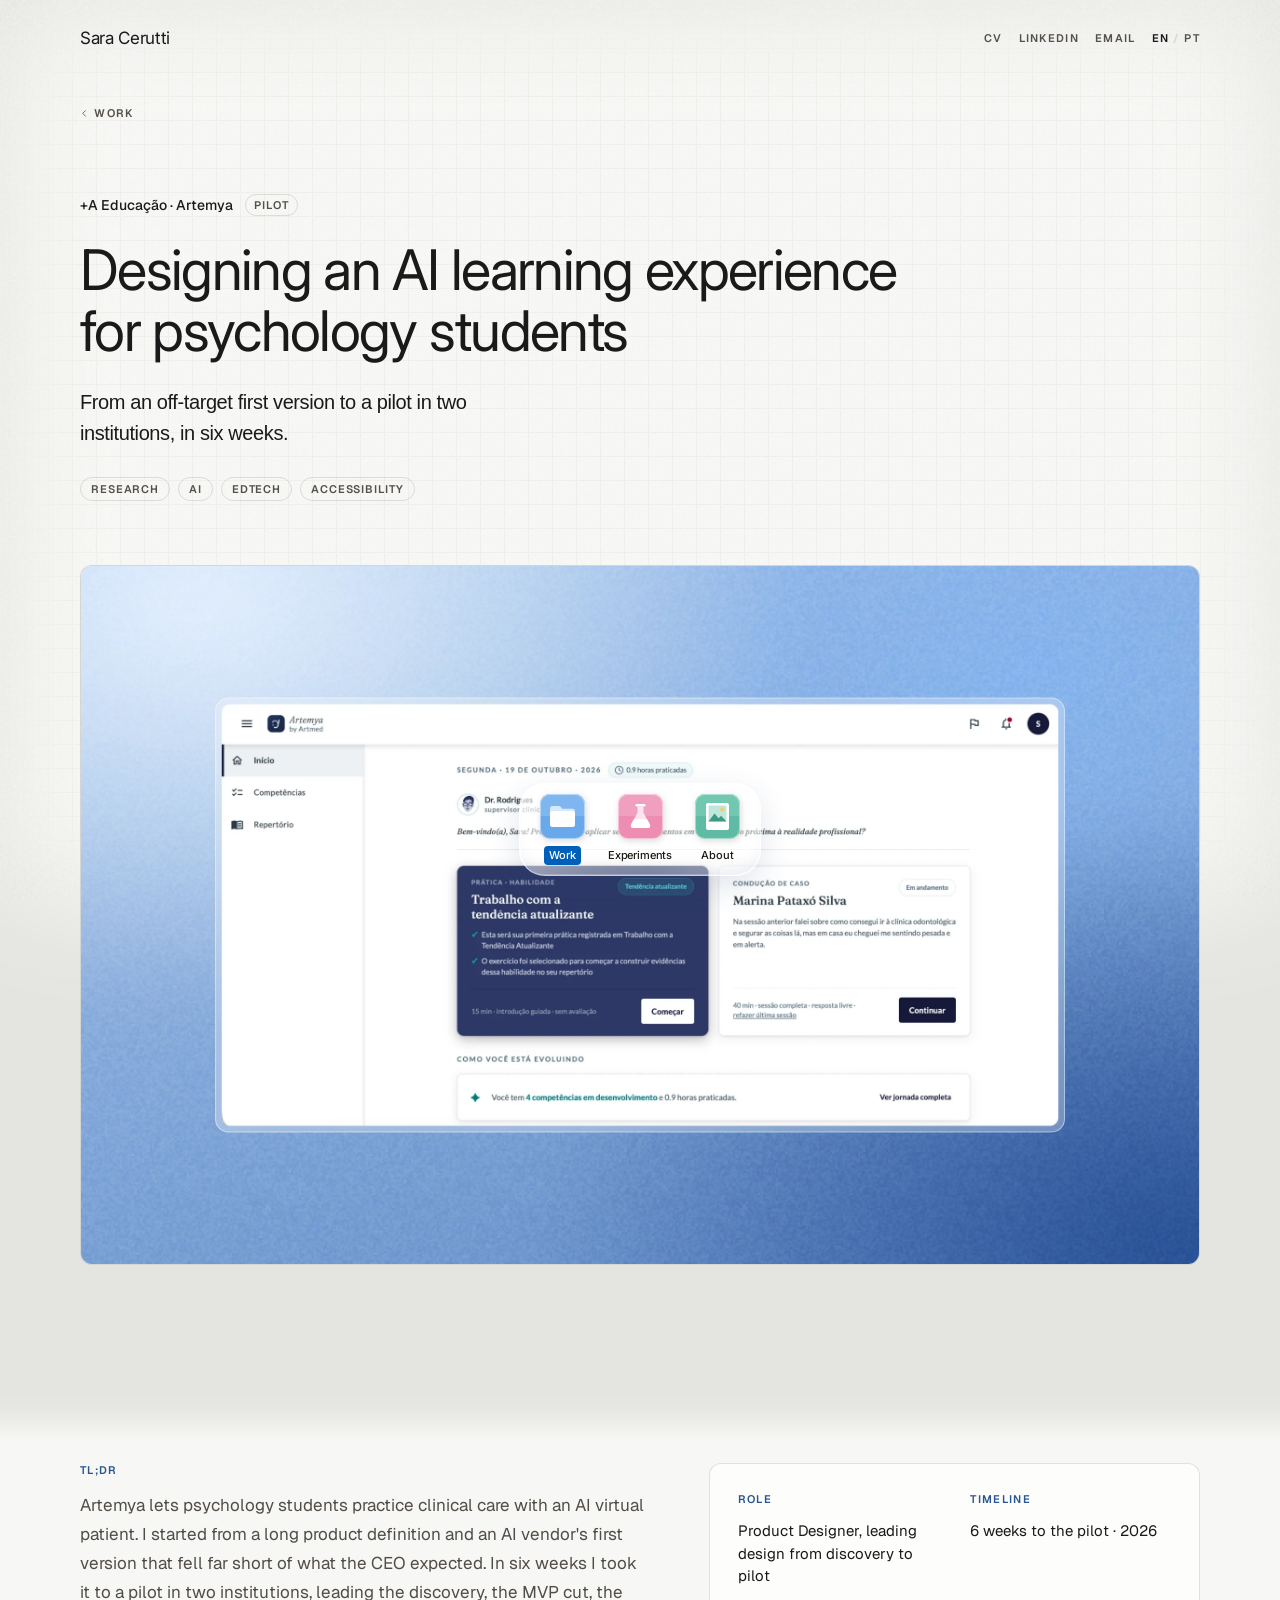
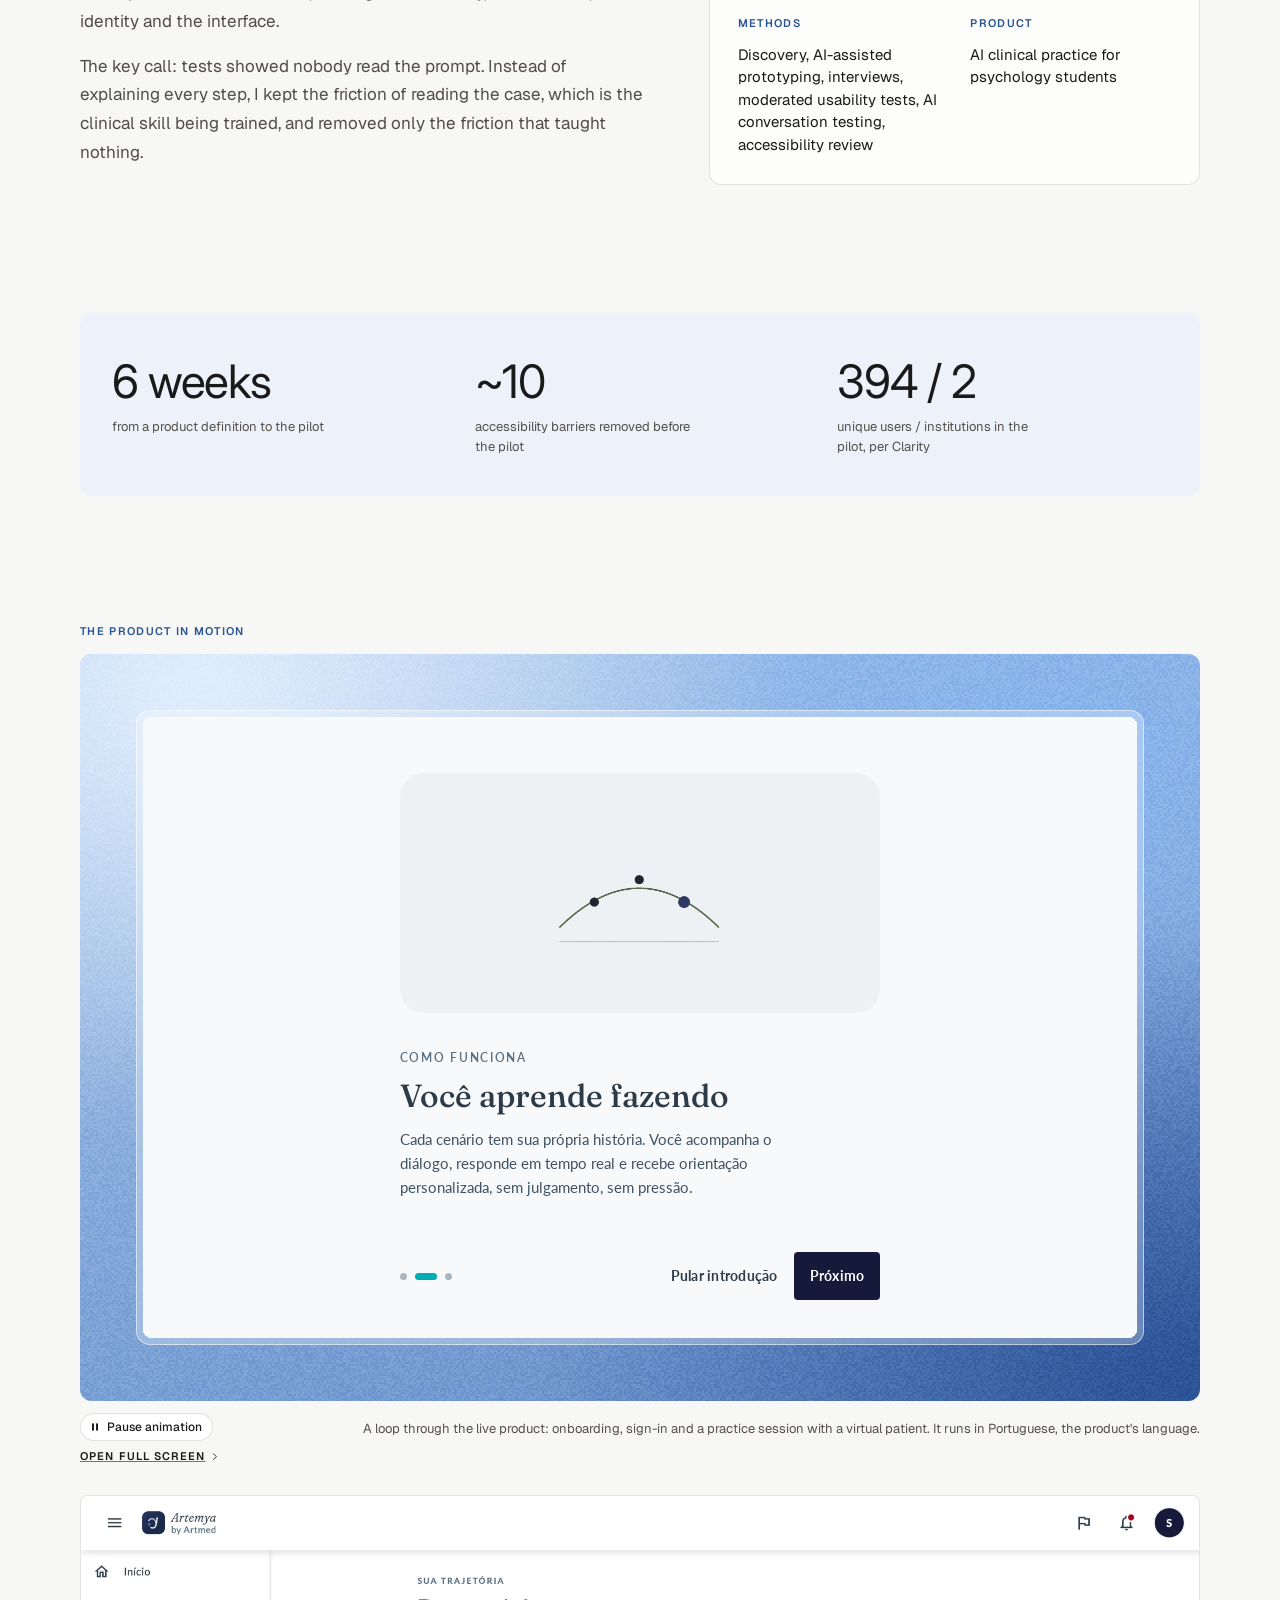
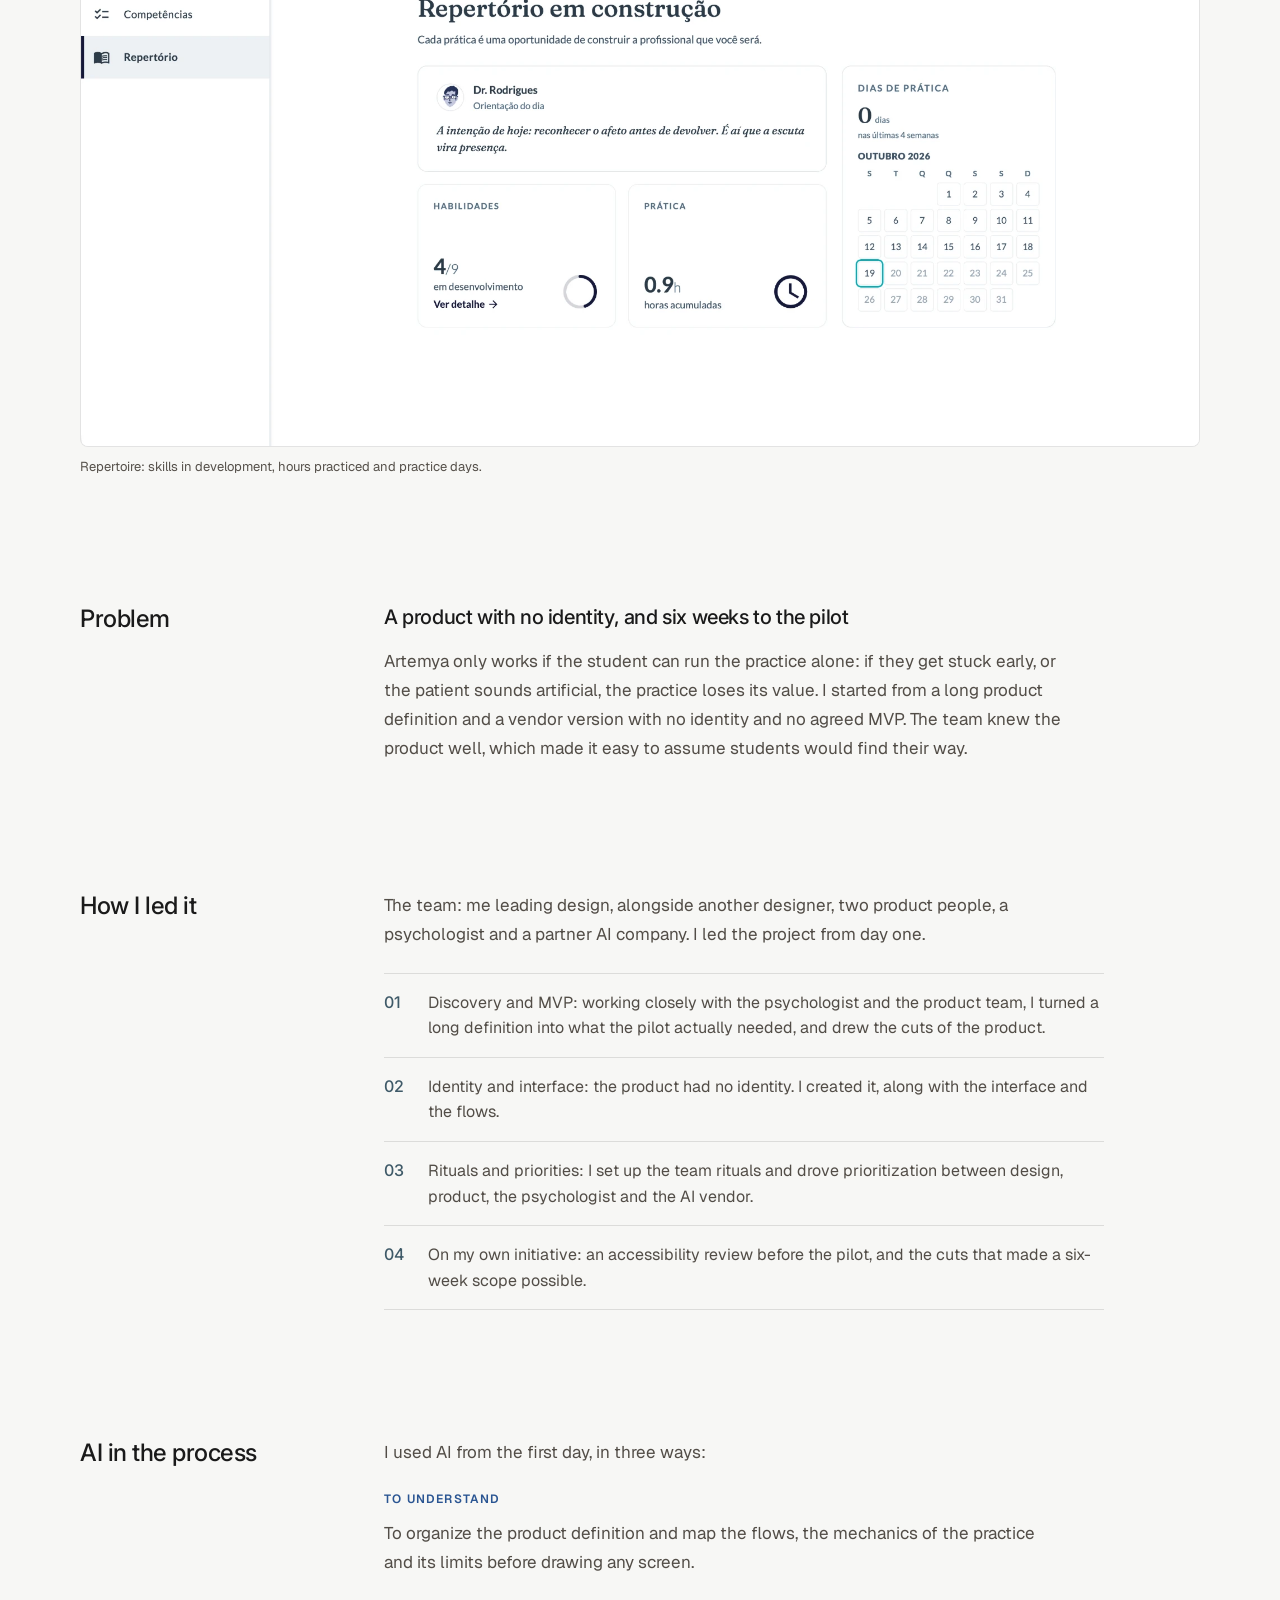
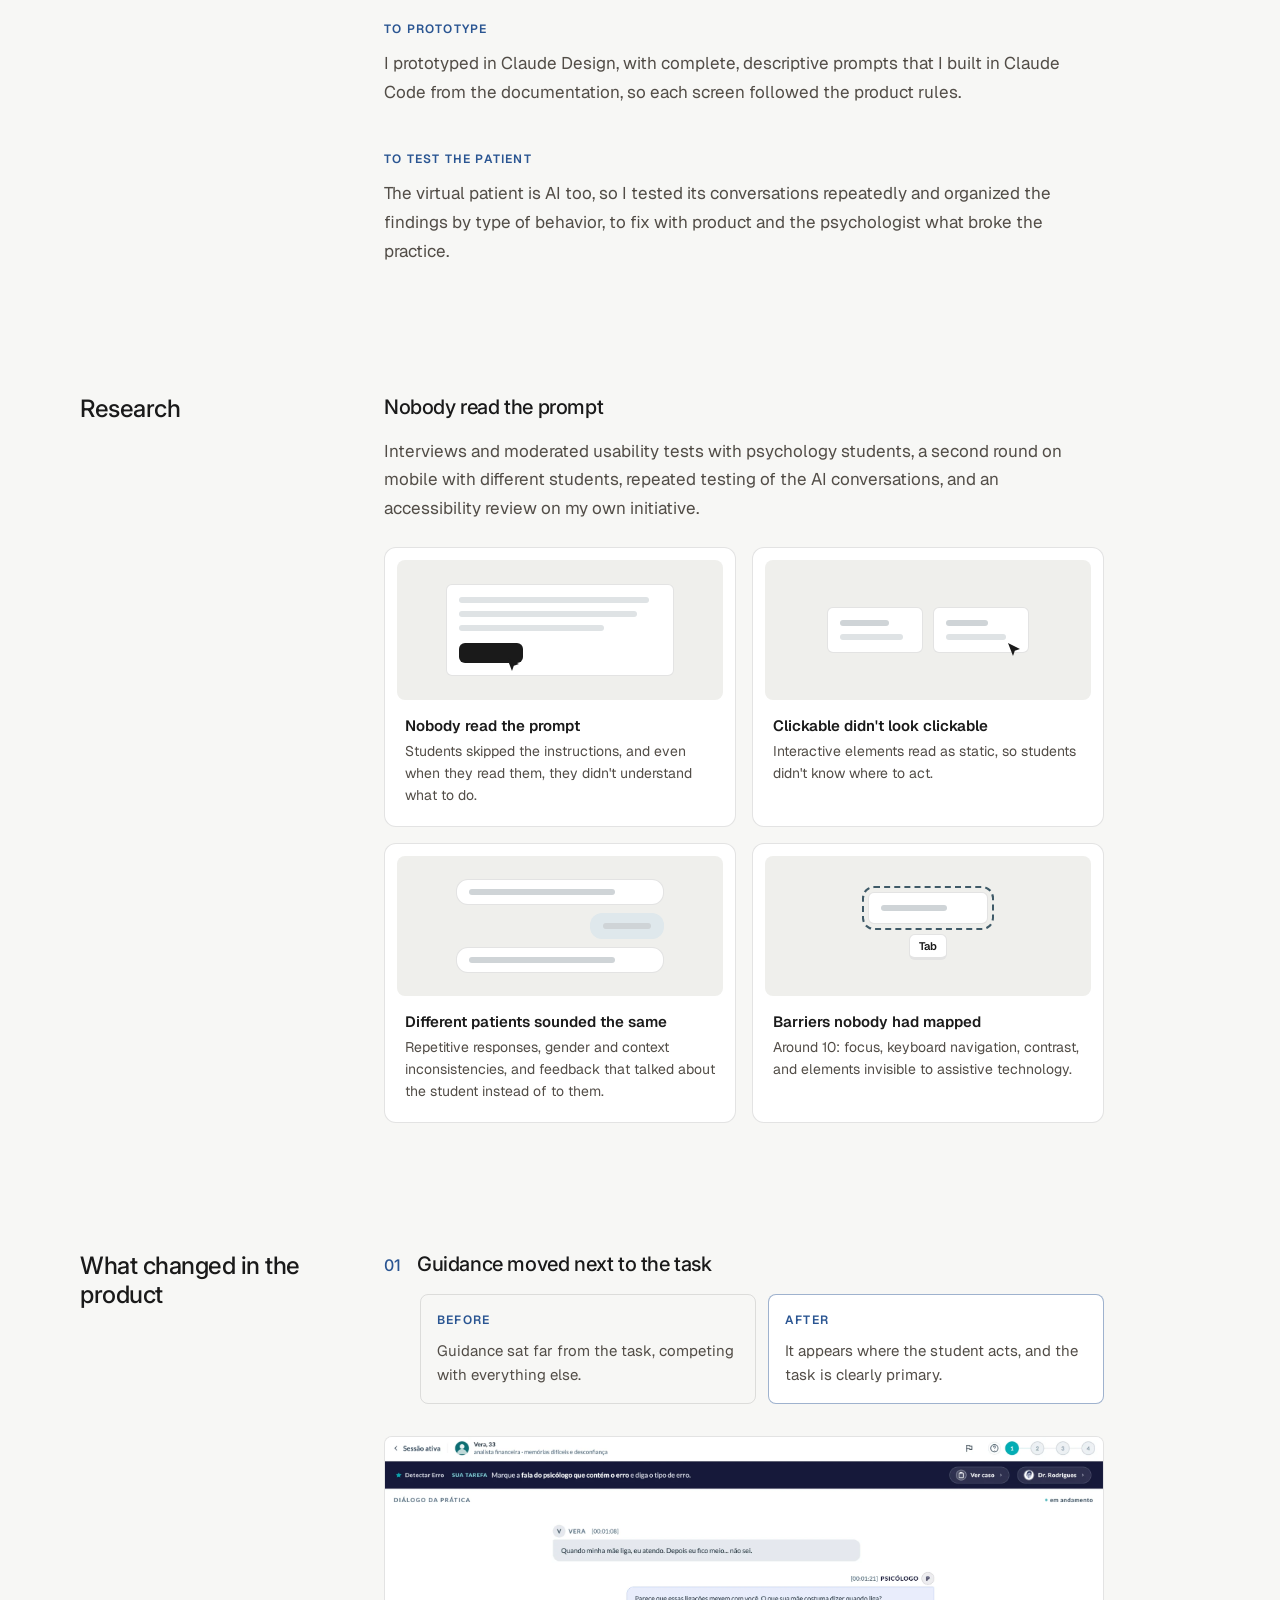
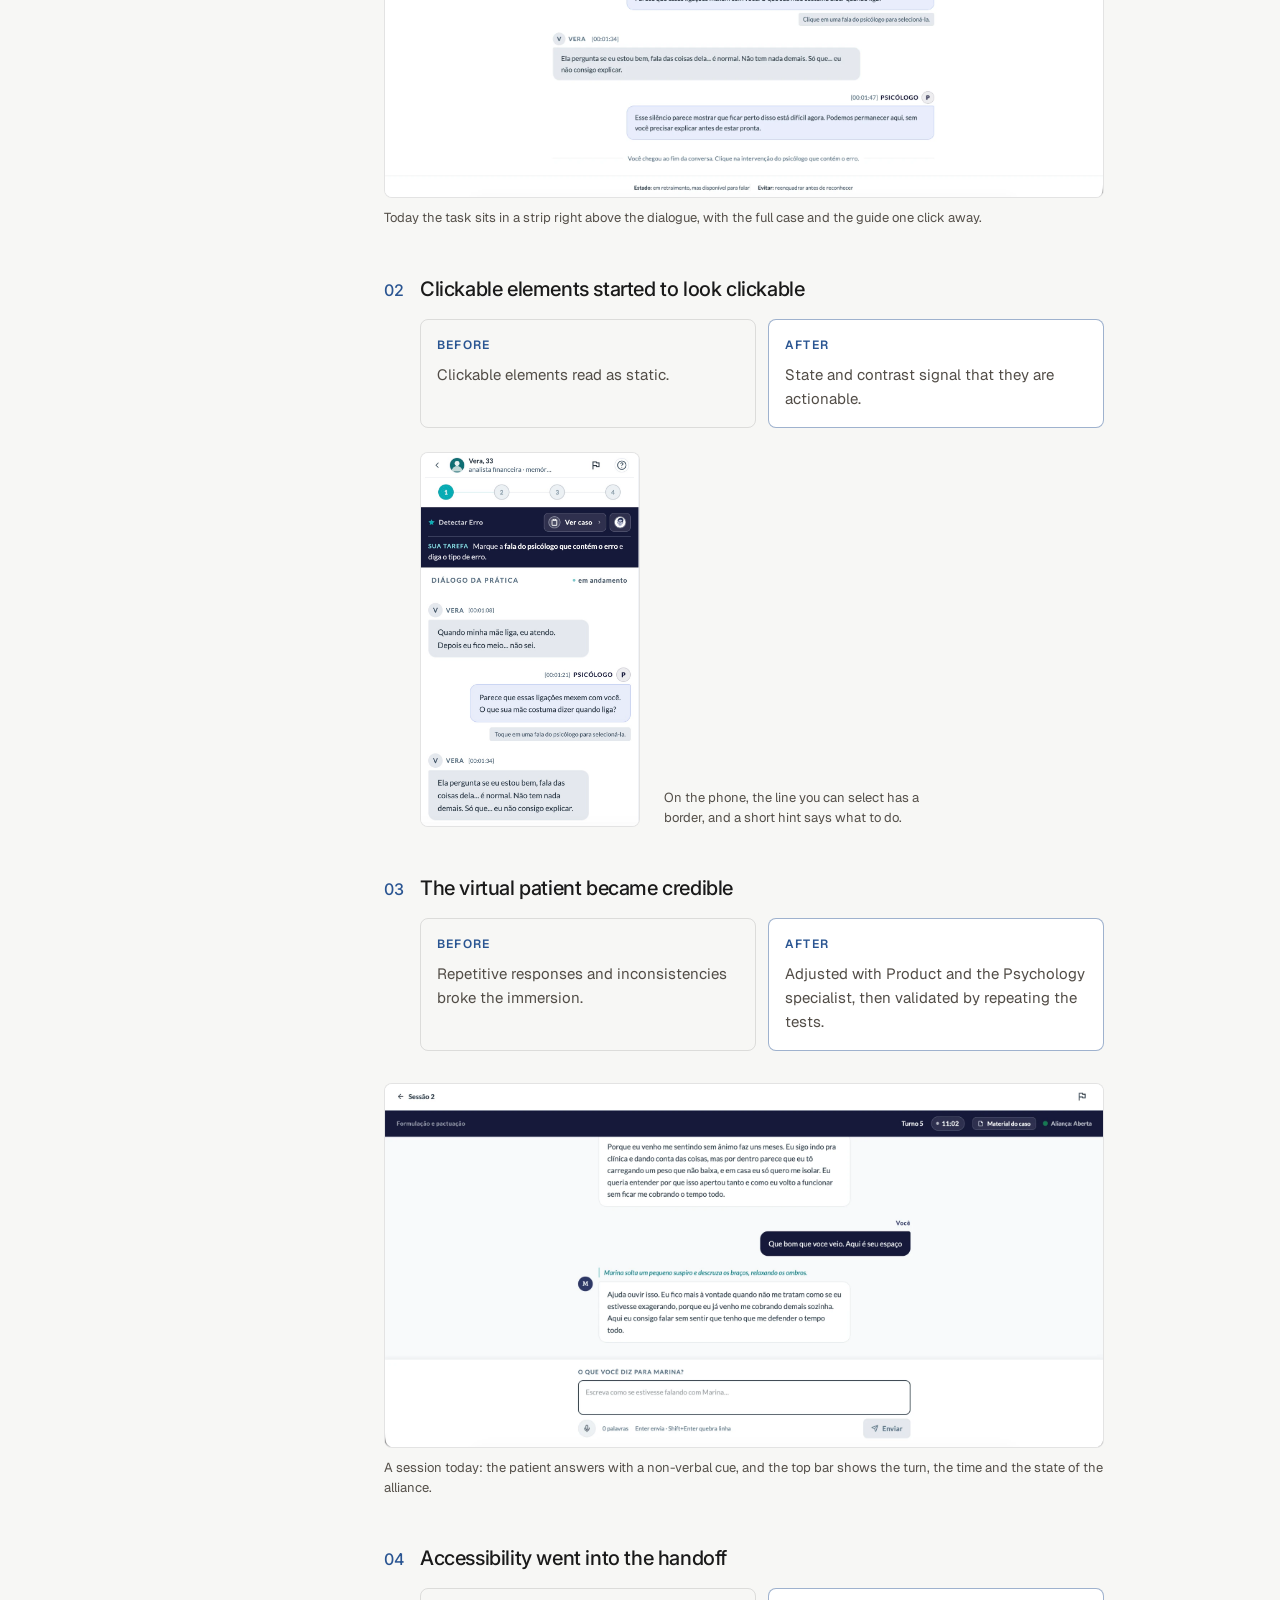
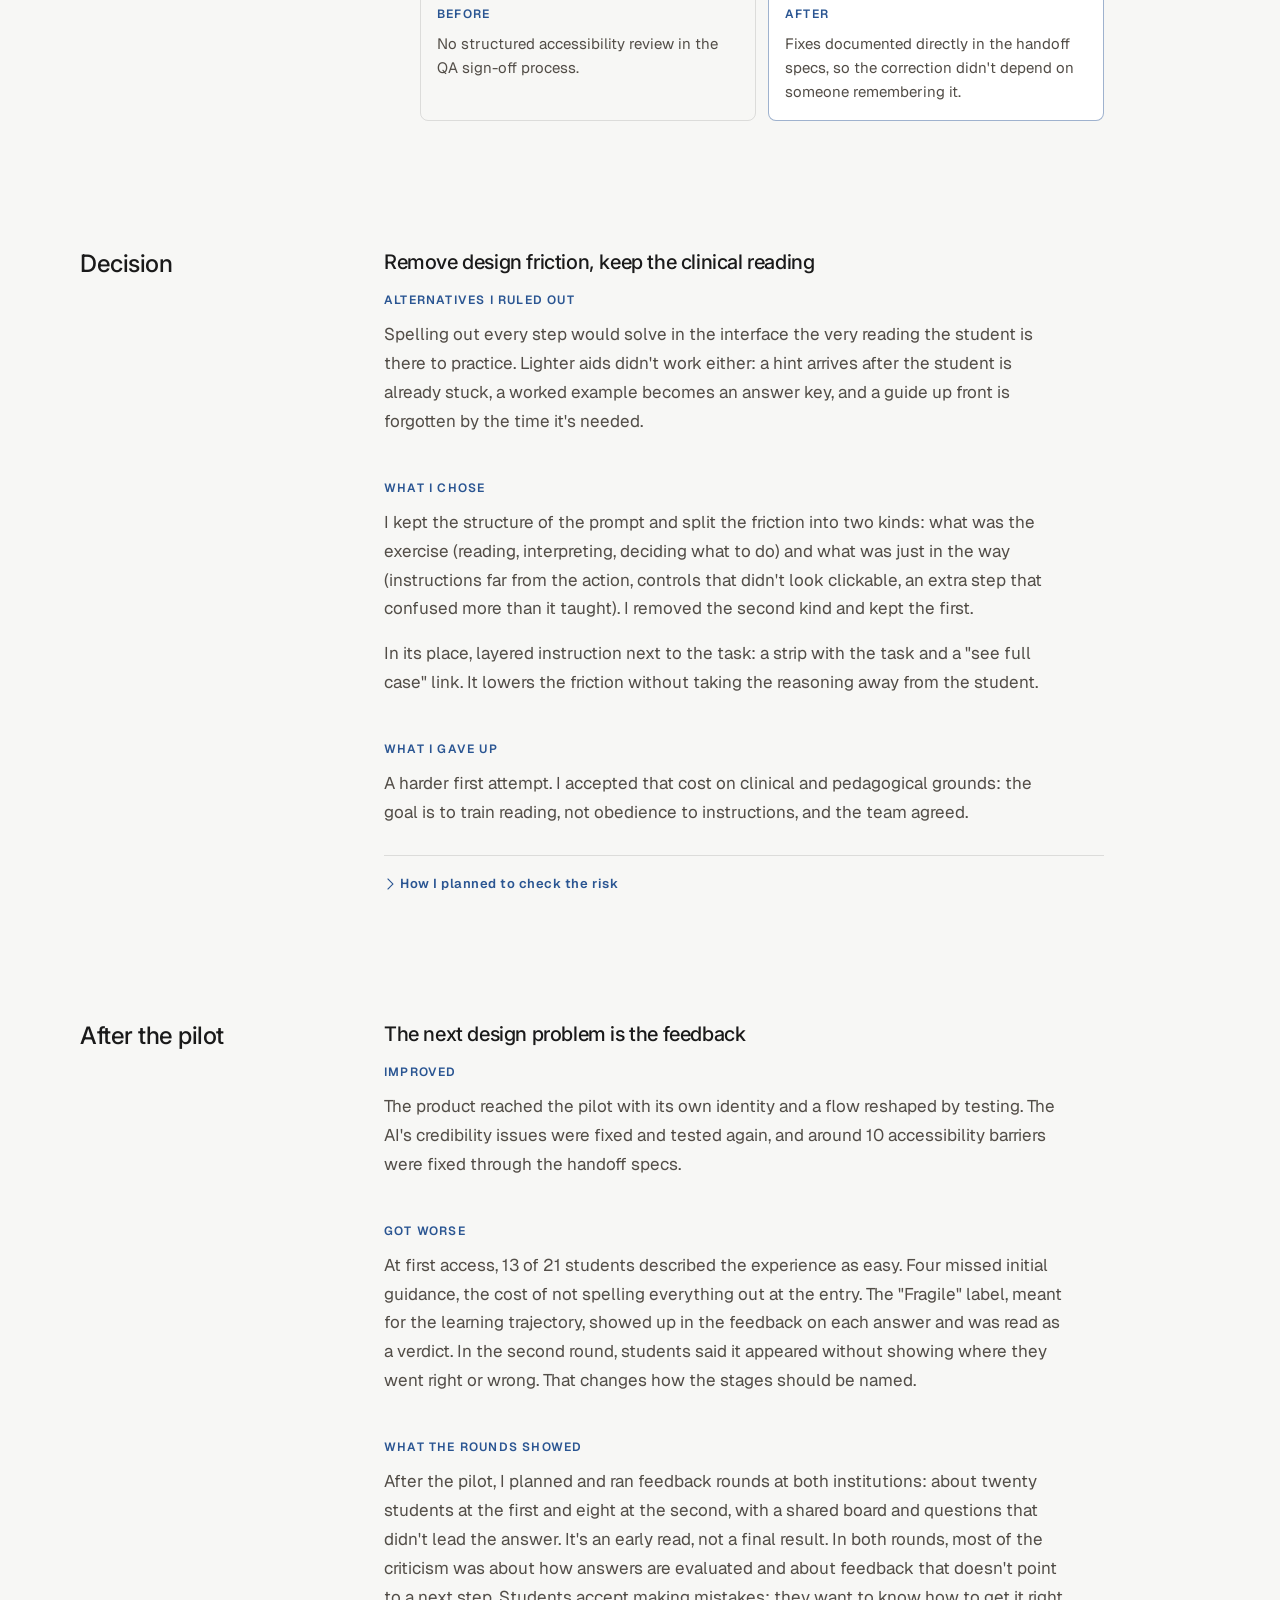
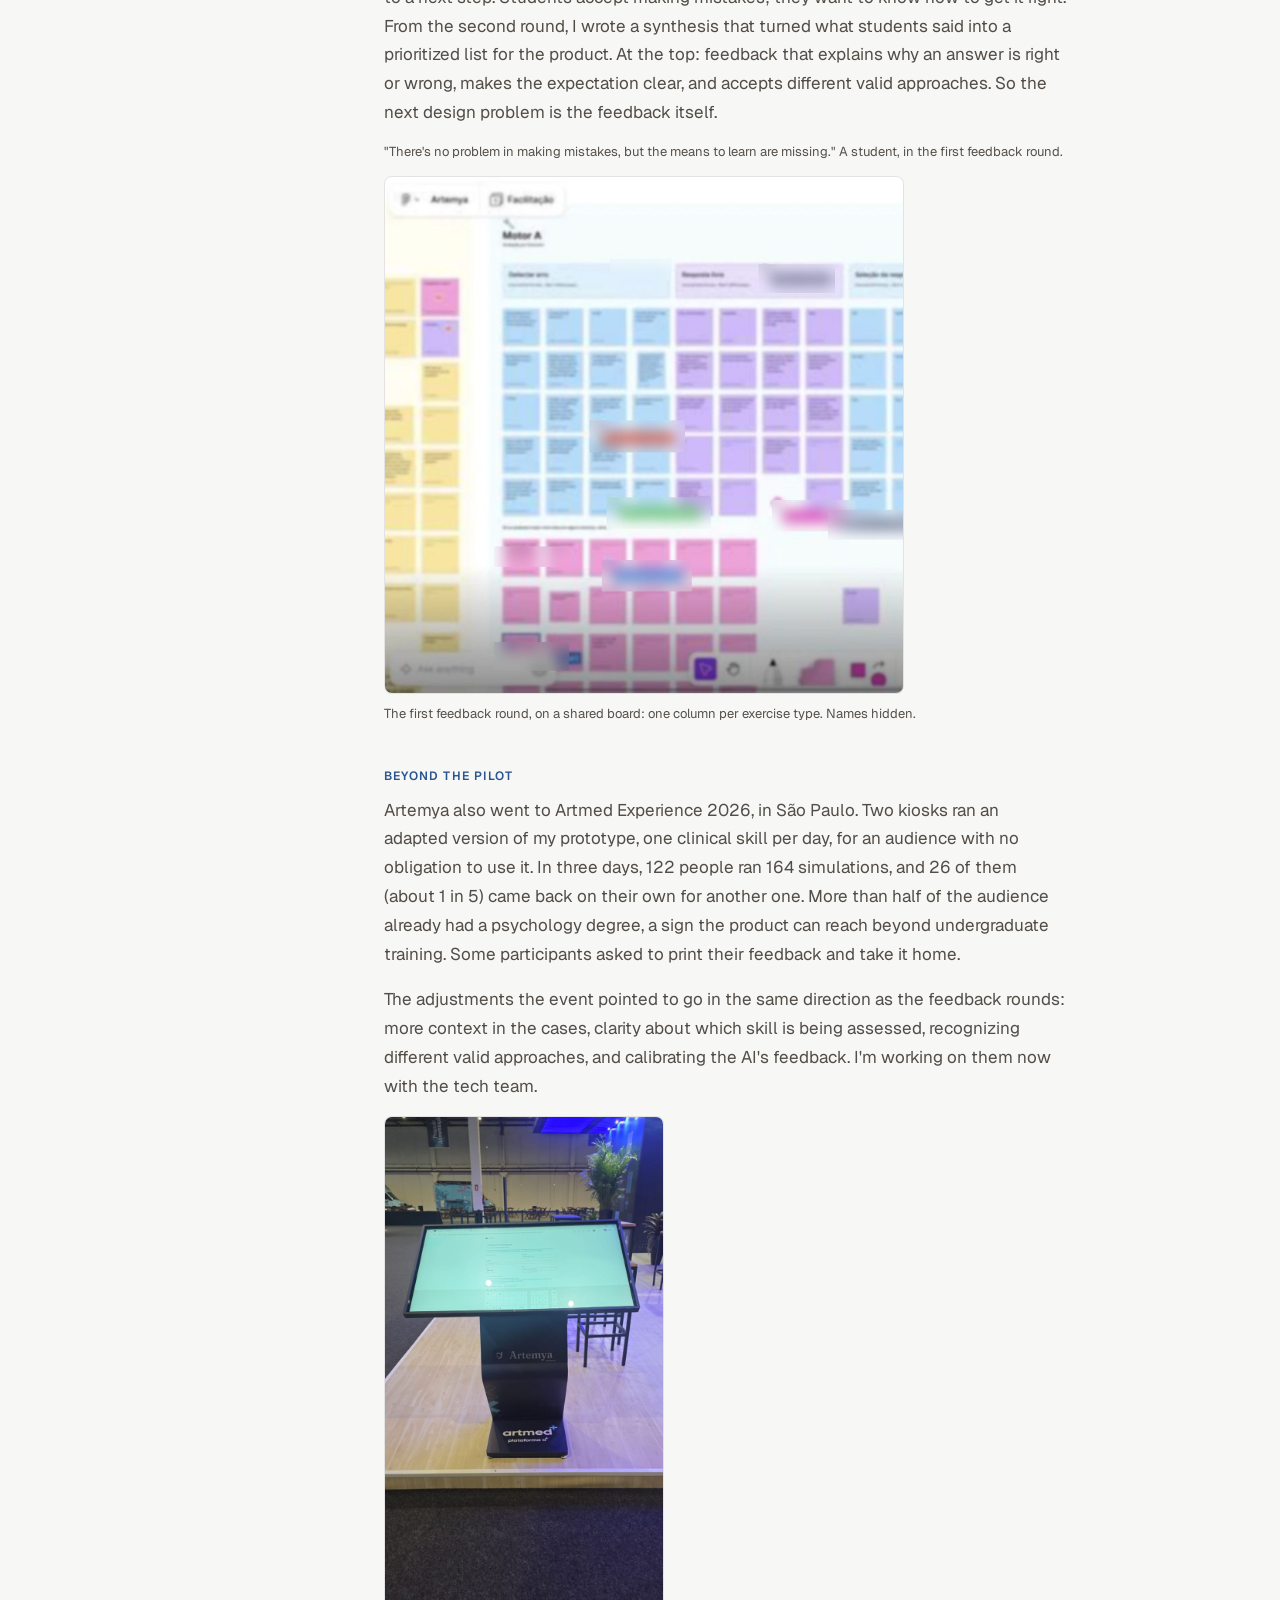
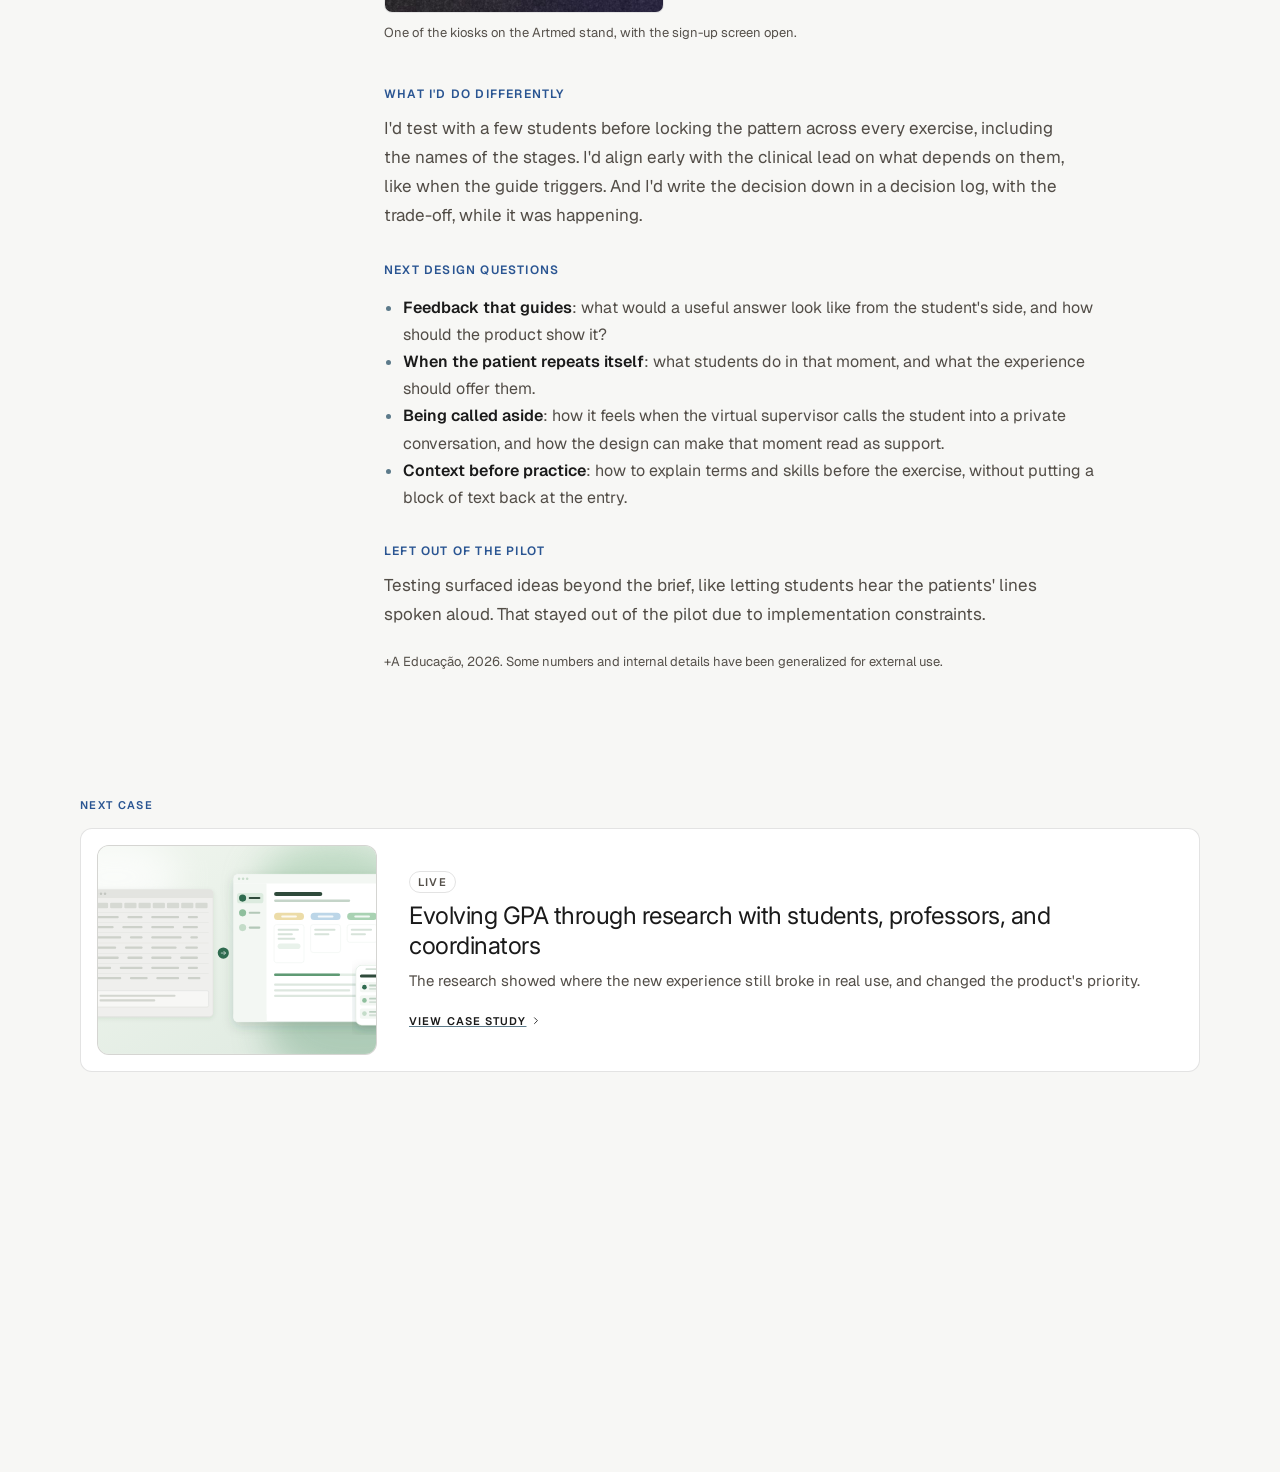
<file: portfolio-sara-cerutti/work/artemya/index.html>
<!doctype html>
<html lang="en" data-lang="en">
<head>
  <meta charset="utf-8" />
  <meta name="viewport" content="width=device-width, initial-scale=1" />
  <title>Designing an AI learning experience, Sara Cerutti</title>
  <link rel="icon" href="../../favicon.ico" sizes="any" />
  <link rel="icon" type="image/png" sizes="32x32" href="../../favicon-32.png" />
  <link rel="icon" type="image/png" sizes="192x192" href="../../favicon-192.png" />
  <link rel="apple-touch-icon" href="../../apple-touch-icon.png" />
  <meta name="description" content="Artemya: from an off-target first version to a pilot in two institutions, in six weeks. Case study by Sara Cerutti, Product Designer." />
  <meta name="theme-color" content="#f7f7f5" />
  <link rel="canonical" href="https://saracerutti.com/work/artemya/" />
  <meta property="og:type" content="article" />
  <meta property="og:site_name" content="Sara Cerutti" />
  <meta property="og:title" content="Designing an AI learning experience for psychology students, a case study by Sara Cerutti" />
  <meta property="og:description" content="From an off-target first version to a pilot in two institutions, in six weeks." />
  <meta property="og:url" content="https://saracerutti.com/work/artemya/" />
  <meta property="og:image" content="https://saracerutti.com/og/og-artemya.png" />
  <meta property="og:image:width" content="1200" />
  <meta property="og:image:height" content="630" />
  <meta property="og:image:alt" content="Case study: an AI learning experience for psychology students" />
  <meta property="og:locale" content="en_US" />
  <meta property="og:locale:alternate" content="pt_BR" />
  <meta name="twitter:card" content="summary_large_image" />
  <meta name="twitter:title" content="Designing an AI learning experience for psychology students, a case study by Sara Cerutti" />
  <meta name="twitter:description" content="From an off-target first version to a pilot in two institutions, in six weeks." />
  <meta name="twitter:image" content="https://saracerutti.com/og/og-artemya.png" />
  <link rel="preconnect" href="https://fonts.googleapis.com" />
  <link rel="preconnect" href="https://fonts.gstatic.com" crossorigin />
  <link href="https://fonts.googleapis.com/css2?family=Inter:wght@400;500;600&family=Geist:wght@400;500;600&family=Geist+Pixel&display=swap" rel="stylesheet" />
  <link rel="stylesheet" href="../../styles.css" />
  <link rel="stylesheet" href="../../v2.css" />
  <script type="text/javascript">
    (function(c,l,a,r,i,t,y){
        c[a]=c[a]||function(){(c[a].q=c[a].q||[]).push(arguments)};
        t=l.createElement(r);t.async=1;t.src="https://www.clarity.ms/tag/"+i;
        y=l.getElementsByTagName(r)[0];y.parentNode.insertBefore(t,y);
    })(window, document, "clarity", "script", "z1va2ycf0t");
  </script>
</head>
<body data-tone="art">
  <a class="skip-link" href="#main" data-i18n="skip">Skip to content</a>
  <div class="v2-bg" aria-hidden="true"></div>
  <header class="v2-top">
    <a class="v2-name" href="../../">Sara Cerutti</a>
    <div class="v2-links">
      <a class="about-link keep" href="../../resume.pdf" data-href-en="../../resume.pdf" data-href-pt="../../resume-pt.pdf" download="Sara-Cerutti-Resume.pdf" data-download-en="Sara-Cerutti-Resume.pdf" data-download-pt="Sara-Cerutti-Curriculo.pdf" data-i18n="resume">CV</a>
      <a class="about-link" href="https://www.linkedin.com/in/saramllr/" target="_blank" rel="noopener">LinkedIn</a>
      <a class="about-link" href="mailto:saracmuller@gmail.com">Email</a>
      <button class="lang-toggle" type="button" data-lang-toggle aria-label="Switch to Portuguese" data-i18n-label="langSwitch">
        <span data-lang-code="en" aria-hidden="true" class="is-active">EN</span>
        <span class="lang-sep" aria-hidden="true">/</span>
        <span data-lang-code="pt" aria-hidden="true">PT</span>
      </button>
    </div>
  </header>

  <main id="main" tabindex="-1" class="v2-main">
    <a class="v2-back" href="../../#work">
      <svg viewBox="0 0 16 16" fill="none" aria-hidden="true"><path d="M10 3L5 8l5 5" stroke="currentColor" stroke-width="1.5" stroke-linecap="round" stroke-linejoin="round"/></svg>
      <span data-i18n="back">Work</span>
    </a>

    <section class="v2-hero">
      <div class="v2-hero-row">
        <span class="v2-client">+A Educação &middot; Artemya</span>
        <span class="status-tag" data-i18n="status">Pilot</span>
      </div>
      <h1 class="v2-title" data-i18n="title">Designing an AI learning experience for psychology students</h1>
      <p class="v2-result" data-i18n="result">From an off-target first version to a pilot in two institutions, in six weeks.</p>
      <ul class="v2-tags">
        <li class="v2-tag" data-i18n="tag1">Research</li>
        <li class="v2-tag" data-i18n="tag2">AI</li>
        <li class="v2-tag">EdTech</li>
        <li class="v2-tag" data-i18n="tag4">Accessibility</li>
      </ul>
    </section>

    <div class="v2-cover-stick">
      <img class="v2-media" src="screens/cover-real.webp" alt="Artemya's home in production: the next guided practice and a case in progress, with a progress summary below." data-i18n-alt="coverAlt" style="aspect-ratio: 16 / 10; object-fit: cover;" />
    </div>

    <div class="v2-sheet">
    <section class="v2-block v2-intro">
      <div>
        <p class="v2-eyebrow">TL;DR</p>
        <p class="v2-text" data-i18n="xTldr1">Artemya lets psychology students practice clinical care with an AI virtual patient. I started from a long product definition and an AI vendor's first version that fell far short of what the CEO expected. In six weeks I took it to a pilot in two institutions, leading the discovery, the MVP cut, the identity and the interface.</p>
        <p class="v2-text" data-i18n="xTldr2">The key call: tests showed nobody read the prompt. Instead of explaining every step, I kept the friction of reading the case, which is the clinical skill being trained, and removed only the friction that taught nothing.</p>
      </div>
      <dl class="v2-meta">
        <div>
          <dt class="v2-eyebrow" data-i18n="metaRoleL">Role</dt>
          <dd data-i18n="metaRole">Product Designer, leading design from discovery to pilot</dd>
        </div>
        <div>
          <dt class="v2-eyebrow" data-i18n="metaTimeL">Timeline</dt>
          <dd data-i18n="metaTime">6 weeks to the pilot · 2026</dd>
        </div>
        <div>
          <dt class="v2-eyebrow" data-i18n="metaMethodsL">Methods</dt>
          <dd data-i18n="metaMethods">Discovery, AI-assisted prototyping, interviews, moderated usability tests, AI conversation testing, accessibility review</dd>
        </div>
        <div>
          <dt class="v2-eyebrow" data-i18n="metaProductL">Product</dt>
          <dd data-i18n="metaProduct">AI clinical practice for psychology students</dd>
        </div>
      </dl>
    </section>

    <section class="v2-block v2-stats v2-stats--3" aria-label="Impact">
      <div>
        <p class="v2-stat-value" data-i18n="stat0v">6 weeks</p>
        <p class="v2-stat-label" data-i18n="stat0">from a product definition to the pilot</p>
      </div>
      <div>
        <p class="v2-stat-value">~10</p>
        <p class="v2-stat-label" data-i18n="stat1">accessibility barriers removed before the pilot</p>
      </div>
      <div>
        <p class="v2-stat-value">394 / 2</p>
        <p class="v2-stat-label" data-i18n="stat4">unique users / institutions in the pilot, per Clarity</p>
      </div>
    </section>

    <section class="v2-block" aria-labelledby="demo-title">
      <p class="v2-eyebrow" id="demo-title" style="margin-bottom: 16px;" data-i18n="demoL">The product in motion</p>
      <div class="shot tone-art v2-demo" data-still="screens/home.webp">
        <div class="shot-frame">
          <iframe src="loop/" inert tabindex="-1" title="Artemya in production, playing on a loop" data-i18n-title="demoFrame" loading="lazy"></iframe>
        </div>
      </div>
      <div class="v2-demo-foot">
        <button class="v2-loop-toggle" type="button" data-loop-toggle aria-pressed="false">
          <svg class="i-pause" viewBox="0 0 16 16" aria-hidden="true"><rect x="4" y="3" width="2.6" height="10" rx="1" fill="currentColor"/><rect x="9.4" y="3" width="2.6" height="10" rx="1" fill="currentColor"/></svg>
          <svg class="i-play" viewBox="0 0 16 16" aria-hidden="true"><path d="M5 3.2v9.6a.8.8 0 0 0 1.2.7l7.6-4.8a.8.8 0 0 0 0-1.4L6.2 2.5A.8.8 0 0 0 5 3.2z" fill="currentColor"/></svg>
          <span data-loop-label>Pause animation</span>
        </button>
        <p class="v2-caption" data-i18n="demoCap">A loop through the live product: onboarding, sign-in and a practice session with a virtual patient. It runs in Portuguese, the product's language.</p>
        <a class="v2-cta" href="loop/" target="_blank" rel="noopener">
          <span data-i18n="demoOpen">Open full screen</span>
          <svg viewBox="0 0 16 16" fill="none" aria-hidden="true"><path d="M6 3l5 5-5 5" stroke="currentColor" stroke-width="1.5" stroke-linecap="round" stroke-linejoin="round"/></svg>
        </a>
      </div>
      <div class="v2-today v2-today-single">
        <figure class="v2-figure"><img class="v2-shot" src="screens/repertoire.webp" width="2000" height="983" loading="lazy" alt="Repertoire screen: skills in development, hours of practice and a calendar of practice days." data-i18n-alt="scrRepAlt" /><figcaption data-i18n="scrRepCap">Repertoire: skills in development, hours practiced and practice days.</figcaption></figure>
      </div>
    </section>

    <section class="v2-block v2-section">
      <h2 class="v2-section-label" data-i18n="problemL">Problem</h2>
      <div class="v2-section-body">
        <h3 class="v2-subtitle" data-i18n="xProblemT">A product with no identity, and six weeks to the pilot</h3>
        <p class="v2-text" data-i18n="xProblem">Artemya only works if the student can run the practice alone: if they get stuck early, or the patient sounds artificial, the practice loses its value. I started from a long product definition and a vendor version with no identity and no agreed MVP. The team knew the product well, which made it easy to assume students would find their way.</p>
      </div>
    </section>

    <section class="v2-block v2-section">
      <h2 class="v2-section-label" data-i18n="ledL">How I led it</h2>
      <div class="v2-section-body">
        <p class="v2-text" data-i18n="team">The team: me leading design, alongside another designer, two product people, a psychologist and a partner AI company. I led the project from day one.</p>
        <ol class="v2-steps" style="margin-top: 24px;">
          <li data-i18n="led1">Discovery and MVP: working closely with the psychologist and the product team, I turned a long definition into what the pilot actually needed, and drew the cuts of the product.</li>
          <li data-i18n="led2">Identity and interface: the product had no identity. I created it, along with the interface and the flows.</li>
          <li data-i18n="led3">Rituals and priorities: I set up the team rituals and drove prioritization between design, product, the psychologist and the AI vendor.</li>
          <li data-i18n="led4">On my own initiative: an accessibility review before the pilot, and the cuts that made a six-week scope possible.</li>
        </ol>
      </div>
    </section>

    <section class="v2-block v2-section">
      <h2 class="v2-section-label" data-i18n="aiL">AI in the process</h2>
      <div class="v2-section-body">
        <p class="v2-text" data-i18n="ai0">I used AI from the first day, in three ways:</p>
        <div class="v2-sub" style="margin-top: 24px;">
          <p class="v2-eyebrow" data-i18n="ai1L">To understand</p>
          <p class="v2-text" data-i18n="ai1">To organize the product definition and map the flows, the mechanics of the practice and its limits before drawing any screen.</p>
        </div>
        <div class="v2-sub">
          <p class="v2-eyebrow" data-i18n="ai2L">To prototype</p>
          <p class="v2-text" data-i18n="ai2">I prototyped in Claude Design, with complete, descriptive prompts that I built in Claude Code from the documentation, so each screen followed the product rules.</p>
        </div>
        <div class="v2-sub">
          <p class="v2-eyebrow" data-i18n="ai3L">To test the patient</p>
          <p class="v2-text" data-i18n="ai3">The virtual patient is AI too, so I tested its conversations repeatedly and organized the findings by type of behavior, to fix with product and the psychologist what broke the practice.</p>
        </div>
      </div>
    </section>

    <section class="v2-block v2-section">
      <h2 class="v2-section-label" data-i18n="researchL">Research</h2>
      <div class="v2-section-body">
        <h3 class="v2-subtitle" data-i18n="xResearchT">Nobody read the prompt</h3>
        <p class="v2-text" data-i18n="xMethod">Interviews and moderated usability tests with psychology students, a second round on mobile with different students, repeated testing of the AI conversations, and an accessibility review on my own initiative.</p>
        <div class="v2-sub" style="margin-top: 24px;">
          <div class="v2-insights">
            <article class="v2-card">
              <div class="frag" aria-hidden="true">
                <div class="frag-field frag-rel">
                  <span class="fbar soft" style="width: 94%"></span>
                  <span class="fbar soft" style="width: 88%"></span>
                  <span class="fbar soft" style="width: 72%"></span>
                  <span class="frag-btn"></span>
                  <svg class="frag-cursor" style="left: 58px; bottom: 2px;" viewBox="0 0 16 16"><path d="M2 1l5 13 1.8-5.2L14 7z" fill="currentColor"/></svg>
                </div>
              </div>
              <h3 data-i18n="in1t">Nobody read the prompt</h3>
              <p data-i18n="in1">Students skipped the instructions, and even when they read them, they didn't understand what to do.</p>
            </article>
            <article class="v2-card">
              <div class="frag" aria-hidden="true">
                <div class="frag-flat">
                  <div class="frag-field"><span class="fbar" style="width: 70%"></span><span class="fbar soft" style="width: 90%"></span></div>
                  <div class="frag-field frag-rel"><span class="fbar" style="width: 60%"></span><span class="fbar soft" style="width: 85%"></span>
                    <svg class="frag-cursor" style="right: 6px; bottom: -6px;" viewBox="0 0 16 16"><path d="M2 1l5 13 1.8-5.2L14 7z" fill="currentColor"/></svg>
                  </div>
                </div>
              </div>
              <h3 data-i18n="in2t">Clickable didn't look clickable</h3>
              <p data-i18n="in2">Interactive elements read as static, so students didn't know where to act.</p>
            </article>
            <article class="v2-card">
              <div class="frag" aria-hidden="true">
                <div class="frag-chat">
                  <div class="frag-bubble"><span class="fbar" style="width: 80%"></span></div>
                  <div class="frag-bubble me"><span class="fbar" style="width: 48px"></span></div>
                  <div class="frag-bubble"><span class="fbar" style="width: 80%"></span></div>
                </div>
              </div>
              <h3 data-i18n="in3t">Different patients sounded the same</h3>
              <p data-i18n="in3">Repetitive responses, gender and context inconsistencies, and feedback that talked about the student instead of to them.</p>
            </article>
            <article class="v2-card">
              <div class="frag" aria-hidden="true">
                <div class="frag-group">
                  <div class="frag-field frag-focus" style="width: 120px;"><span class="fbar" style="width: 70%"></span></div>
                  <span class="frag-key">Tab</span>
                </div>
              </div>
              <h3 data-i18n="in4t">Barriers nobody had mapped</h3>
              <p data-i18n="in4">Around 10: focus, keyboard navigation, contrast, and elements invisible to assistive technology.</p>
            </article>
          </div>
        </div>
      </div>
    </section>

    <section class="v2-block v2-section">
      <h2 class="v2-section-label" data-i18n="changesL">What changed in the product</h2>
      <div class="v2-section-body">
        <div class="v2-change">
          <div class="v2-change-head">
            <span class="v2-num">01</span>
            <h3 class="v2-subtitle" data-i18n="xCh1t">Guidance moved next to the task</h3>
          </div>
          <div class="v2-ba">
            <div>
              <p class="v2-eyebrow" data-i18n="beforeL">Before</p>
              <p data-i18n="xCh1b">Guidance sat far from the task, competing with everything else.</p>
            </div>
            <div class="after">
              <p class="v2-eyebrow" data-i18n="afterL">After</p>
              <p data-i18n="xCh1a">It appears where the student acts, and the task is clearly primary.</p>
            </div>
          </div>
          <figure class="v2-figure"><img class="v2-shot" src="screens/detect-error.webp" width="2000" height="1005" loading="lazy" alt="Artemya exercise screen: a dark task strip above the dialogue, with buttons to see the case and the guide." data-i18n-alt="scr1Alt" /><figcaption data-i18n="scr1Cap">Today the task sits in a strip right above the dialogue, with the full case and the guide one click away.</figcaption></figure>
        </div>
        <div class="v2-change">
          <div class="v2-change-head">
            <span class="v2-num">02</span>
            <h3 class="v2-subtitle" data-i18n="ch3t">Clickable elements started to look clickable</h3>
          </div>
          <div class="v2-ba">
            <div>
              <p class="v2-eyebrow" data-i18n="beforeL">Before</p>
              <p data-i18n="ch3b">Clickable elements read as static.</p>
            </div>
            <div class="after">
              <p class="v2-eyebrow" data-i18n="afterL">After</p>
              <p data-i18n="ch3a">State and contrast signal that they are actionable.</p>
            </div>
          </div>
          <figure class="v2-figure v2-phone-row is-indented"><img class="v2-shot is-phone" src="screens/detect-error-mobile.jpg" width="786" height="1346" loading="lazy" alt="The same exercise on a phone: the selectable line has a border, and a hint says to tap it." data-i18n-alt="scr3Alt" /><figcaption data-i18n="scr3Cap">On the phone, the line you can select has a border, and a short hint says what to do.</figcaption></figure>
        </div>
        <div class="v2-change">
          <div class="v2-change-head">
            <span class="v2-num">03</span>
            <h3 class="v2-subtitle" data-i18n="ch4t">The virtual patient became credible</h3>
          </div>
          <div class="v2-ba">
            <div>
              <p class="v2-eyebrow" data-i18n="beforeL">Before</p>
              <p data-i18n="ch4b">Repetitive responses and inconsistencies broke the immersion.</p>
            </div>
            <div class="after">
              <p class="v2-eyebrow" data-i18n="afterL">After</p>
              <p data-i18n="ch4a">Adjusted with Product and the Psychology specialist, then validated by repeating the tests.</p>
            </div>
          </div>
          <figure class="v2-figure"><img class="v2-shot" src="screens/session.webp" width="2000" height="1010" loading="lazy" alt="A practice session: the virtual patient answers, with a short non-verbal cue, the turn count, a timer and the alliance status at the top." data-i18n-alt="scr4Alt" /><figcaption data-i18n="scr4Cap">A session today: the patient answers with a non-verbal cue, and the top bar shows the turn, the time and the state of the alliance.</figcaption></figure>
        </div>
        <div class="v2-change">
          <div class="v2-change-head">
            <span class="v2-num">04</span>
            <h3 class="v2-subtitle" data-i18n="ch5t">Accessibility went into the handoff</h3>
          </div>
          <div class="v2-ba">
            <div>
              <p class="v2-eyebrow" data-i18n="beforeL">Before</p>
              <p data-i18n="ch5b">No structured accessibility review in the QA sign-off process.</p>
            </div>
            <div class="after">
              <p class="v2-eyebrow" data-i18n="afterL">After</p>
              <p data-i18n="ch5a">Fixes documented directly in the handoff specs, so the correction didn't depend on someone remembering it.</p>
            </div>
          </div>
          
        </div>
      </div>
    </section>

    <section class="v2-block v2-section">
      <h2 class="v2-section-label" data-i18n="decisionL">Decision</h2>
      <div class="v2-section-body">
        <h3 class="v2-subtitle" data-i18n="decisionT">Remove design friction, keep the clinical reading</h3>
        <div class="v2-sub">
          <p class="v2-eyebrow" data-i18n="xAltsL">Alternatives I ruled out</p>
          <p class="v2-text" data-i18n="xAlts">Spelling out every step would solve in the interface the very reading the student is there to practice. Lighter aids didn't work either: a hint arrives after the student is already stuck, a worked example becomes an answer key, and a guide up front is forgotten by the time it's needed.</p>
        </div>
        <div class="v2-sub">
          <p class="v2-eyebrow" data-i18n="choseL">What I chose</p>
          <p class="v2-text" data-i18n="chose">I kept the structure of the prompt and split the friction into two kinds: what was the exercise (reading, interpreting, deciding what to do) and what was just in the way (instructions far from the action, controls that didn't look clickable, an extra step that confused more than it taught). I removed the second kind and kept the first.</p>
          <p class="v2-text" style="margin-top: 12px;" data-i18n="chose2">In its place, layered instruction next to the task: a strip with the task and a "see full case" link. It lowers the friction without taking the reasoning away from the student.</p>
        </div>
        <div class="v2-sub">
          <p class="v2-eyebrow" data-i18n="gaveL">What I gave up</p>
          <p class="v2-text" data-i18n="xCost">A harder first attempt. I accepted that cost on clinical and pedagogical grounds: the goal is to train reading, not obedience to instructions, and the team agreed.</p>
        </div>
        <details class="v2-details">
          <summary data-i18n="xRiskSum">How I planned to check the risk</summary>
          <p class="v2-text" data-i18n="riskT">Some students could keep getting stuck on the part I kept. The signals I planned to watch: use of the optional guide, time spent on the first screen, and what volunteers say in interviews. To read them, a post-it exercise on a shared board and open interviews, with questions that don't lead.</p>
        </details>
      </div>
    </section>

    <section class="v2-block v2-section">
      <h2 class="v2-section-label" data-i18n="xAfterL">After the pilot</h2>
      <div class="v2-section-body">
        <h3 class="v2-subtitle" data-i18n="xAfterT">The next design problem is the feedback</h3>
        <div class="v2-sub">
          <p class="v2-eyebrow" data-i18n="betterL">Improved</p>
          <p class="v2-text" data-i18n="xBetter">The product reached the pilot with its own identity and a flow reshaped by testing. The AI's credibility issues were fixed and tested again, and around 10 accessibility barriers were fixed through the handoff specs.</p>
        </div>
        <div class="v2-sub">
          <p class="v2-eyebrow" data-i18n="worseL">Got worse</p>
          <p class="v2-text" data-i18n="worseT">At first access, 13 of 21 students described the experience as easy. Four missed initial guidance, the cost of not spelling everything out at the entry. The "Fragile" label, meant for the learning trajectory, showed up in the feedback on each answer and was read as a verdict. In the second round, students said it appeared without showing where they went right or wrong. That changes how the stages should be named.</p>
        </div>
        <div class="v2-sub">
          <p class="v2-eyebrow" data-i18n="roundL">What the rounds showed</p>
          <p class="v2-text" data-i18n="xRound">After the pilot, I planned and ran feedback rounds at both institutions: about twenty students at the first and eight at the second, with a shared board and questions that didn't lead the answer. It's an early read, not a final result. In both rounds, most of the criticism was about how answers are evaluated and about feedback that doesn't point to a next step. Students accept making mistakes; they want to know how to get it right. From the second round, I wrote a synthesis that turned what students said into a prioritized list for the product. At the top: feedback that explains why an answer is right or wrong, makes the expectation clear, and accepts different valid approaches. So the next design problem is the feedback itself.</p>
          <p class="v2-caption" style="margin-top: 12px;" data-i18n="roundQ">"There's no problem in making mistakes, but the means to learn are missing." A student, in the first feedback round.</p>
          <figure class="v2-figure"><img class="v2-shot is-board" src="screens/feedback-board.jpg" width="760" height="757" loading="lazy" alt="The shared board from the feedback round, with sticky notes grouped by exercise type. Names are blurred." data-i18n-alt="boardAlt" /><figcaption data-i18n="boardCap">The first feedback round, on a shared board: one column per exercise type. Names hidden.</figcaption></figure>
        </div>
        <div class="v2-sub">
          <p class="v2-eyebrow" data-i18n="eventL">Beyond the pilot</p>
          <p class="v2-text" data-i18n="eventT">Artemya also went to Artmed Experience 2026, in São Paulo. Two kiosks ran an adapted version of my prototype, one clinical skill per day, for an audience with no obligation to use it. In three days, 122 people ran 164 simulations, and 26 of them (about 1 in 5) came back on their own for another one. More than half of the audience already had a psychology degree, a sign the product can reach beyond undergraduate training. Some participants asked to print their feedback and take it home.</p>
          <p class="v2-text" style="margin-top: 12px;" data-i18n="eventT2">The adjustments the event pointed to go in the same direction as the feedback rounds: more context in the cases, clarity about which skill is being assessed, recognizing different valid approaches, and calibrating the AI's feedback. I'm working on them now with the tech team.</p>
          <figure class="v2-figure"><img class="v2-shot is-kiosk" src="screens/event-kiosk.jpg" width="720" height="1280" loading="lazy" alt="An Artemya kiosk on the Artmed stand at an event, with the sign-up screen open." data-i18n-alt="kioskAlt" /><figcaption data-i18n="kioskCap">One of the kiosks on the Artmed stand, with the sign-up screen open.</figcaption></figure>
        </div>
        <div class="v2-sub v2-notes">
          <p class="v2-eyebrow" data-i18n="againL">What I'd do differently</p>
          <p class="v2-text" data-i18n="againT">I'd test with a few students before locking the pattern across every exercise, including the names of the stages. I'd align early with the clinical lead on what depends on them, like when the guide triggers. And I'd write the decision down in a decision log, with the trade-off, while it was happening.</p>
          <p class="v2-eyebrow" data-i18n="nowL">Next design questions</p>
          <ul class="v2-list">
            <li><strong data-i18n="n1s">Feedback that guides</strong>: <span data-i18n="n1">what would a useful answer look like from the student's side, and how should the product show it?</span></li>
            <li><strong data-i18n="n2s">When the patient repeats itself</strong>: <span data-i18n="n2">what students do in that moment, and what the experience should offer them.</span></li>
            <li><strong data-i18n="n3s">Being called aside</strong>: <span data-i18n="n3">how it feels when the virtual supervisor calls the student into a private conversation, and how the design can make that moment read as support.</span></li>
            <li><strong data-i18n="n4s">Context before practice</strong>: <span data-i18n="n4">how to explain terms and skills before the exercise, without putting a block of text back at the entry.</span></li>
          </ul>
          <p class="v2-eyebrow" data-i18n="leftL">Left out of the pilot</p>
          <p class="v2-text" data-i18n="left">Testing surfaced ideas beyond the brief, like letting students hear the patients' lines spoken aloud. That stayed out of the pilot due to implementation constraints.</p>
        </div>
        <p class="v2-caption" data-i18n="disclosure">+A Educação, 2026. Some numbers and internal details have been generalized for external use.</p>
      </div>
    </section>

    <section class="v2-block">
      <p class="v2-eyebrow" style="margin-bottom: 16px;" data-i18n="nextL">Next case</p>
      <a class="v2-next" href="../gpa-rebuild/">
        <img class="v2-media" src="../gpa-rebuild/cover.svg" alt="" style="aspect-ratio: 4 / 3; object-fit: cover;" />
        <div>
          <span class="status-tag" data-i18n="nextStatus">Live</span>
          <h3 data-i18n="nextTitle">Evolving GPA through research with students, professors, and coordinators</h3>
          <p data-i18n="nextResult">The research showed where the new experience still broke in real use, and changed the product's priority.</p>
          <span class="v2-cta">
            <span data-i18n="viewCase">View case study</span>
            <svg viewBox="0 0 16 16" fill="none" aria-hidden="true"><path d="M6 3l5 5-5 5" stroke="currentColor" stroke-width="1.5" stroke-linecap="round" stroke-linejoin="round"/></svg>
          </span>
        </div>
      </a>
    </section>
    </div>
  </main>

  <svg width="0" height="0" style="position:absolute" aria-hidden="true" focusable="false">
    <filter id="liquid-lens" x="0" y="0" width="100%" height="100%" color-interpolation-filters="sRGB">
      <feImage preserveAspectRatio="none" result="map" href="data:image/svg+xml;utf8,%3Csvg xmlns='http://www.w3.org/2000/svg' width='200' height='80'%3E%3Cdefs%3E%3ClinearGradient id='r' x1='0' y1='0' x2='1' y2='0'%3E%3Cstop offset='0' stop-color='rgb(0,128,0)'/%3E%3Cstop offset='0.18' stop-color='rgb(128,128,0)'/%3E%3Cstop offset='0.82' stop-color='rgb(128,128,0)'/%3E%3Cstop offset='1' stop-color='rgb(255,128,0)'/%3E%3C/linearGradient%3E%3ClinearGradient id='g' x1='0' y1='0' x2='0' y2='1'%3E%3Cstop offset='0' stop-color='rgb(128,0,0)'/%3E%3Cstop offset='0.3' stop-color='rgb(128,128,0)'/%3E%3Cstop offset='0.7' stop-color='rgb(128,128,0)'/%3E%3Cstop offset='1' stop-color='rgb(128,255,0)'/%3E%3C/linearGradient%3E%3C/defs%3E%3Crect width='200' height='80' fill='url(%23r)'/%3E%3Crect width='200' height='80' fill='url(%23g)' style='mix-blend-mode:multiply'/%3E%3C/svg%3E"/>
      <feDisplacementMap in="SourceGraphic" in2="map" scale="28" xChannelSelector="R" yChannelSelector="G"/>
    </filter>
  </svg>
  <nav class="dock" aria-label="Main">
    <div class="dock-bar">
      <a class="dock-item" href="../../#work" aria-current="page">
        <span class="dock-icon dock-icon--folder" aria-hidden="true"><svg viewBox="0 0 45 45"><rect width="45" height="45" rx="10" fill="#6aa8ec"/><rect width="45" height="22" rx="10" fill="#7fb6f0"/><rect y="12" width="45" height="10" fill="#7fb6f0"/><rect x="0.5" y="0.5" width="44" height="44" rx="9.5" fill="none" stroke="#ffffff" stroke-opacity=".45"/><path d="M10 14.5a2.5 2.5 0 0 1 2.5-2.5h6.3a2.5 2.5 0 0 1 1.9.9l1.6 1.9h10.2a2.5 2.5 0 0 1 2.5 2.5v2H10z" fill="#d6e8fc"/><rect x="10" y="17" width="25" height="16" rx="2.5" fill="#ffffff"/></svg></span>
        <span class="dock-label" data-i18n="dockWork">Work</span>
      </a>
      <a class="dock-item" href="../../experiments/">
        <span class="dock-icon dock-icon--lab" aria-hidden="true"><svg viewBox="0 0 45 45"><rect width="45" height="45" rx="10" fill="#ec8db1"/><rect width="45" height="22" rx="10" fill="#f19fbe"/><rect y="12" width="45" height="10" fill="#f19fbe"/><rect x="0.5" y="0.5" width="44" height="44" rx="9.5" fill="none" stroke="#ffffff" stroke-opacity=".45"/><rect x="17.5" y="10" width="10" height="2.4" rx="1.2" fill="#ffffff"/><path d="M19.5 12.4h6v6.4l6.3 11.4A2.4 2.4 0 0 1 29.7 34H15.3a2.4 2.4 0 0 1-2.1-3.8l6.3-11.4z" fill="#fde4ee"/><path d="M16.1 25h12.8l2.9 5.2A2.4 2.4 0 0 1 29.7 34H15.3a2.4 2.4 0 0 1-2.1-3.8z" fill="#ffffff"/></svg></span>
        <span class="dock-label" data-i18n="dockExperiments">Experiments</span>
      </a>
      <a class="dock-item" href="../../about/">
        <span class="dock-icon dock-icon--profile" aria-hidden="true"><svg viewBox="0 0 45 45"><rect width="45" height="45" rx="10" fill="#5fbba4"/><rect width="45" height="22" rx="10" fill="#72c7b1"/><rect y="12" width="45" height="10" fill="#72c7b1"/><rect x="0.5" y="0.5" width="44" height="44" rx="9.5" fill="none" stroke="#ffffff" stroke-opacity=".45"/><rect x="11" y="9" width="23" height="27" rx="2" fill="#ffffff"/><rect x="13.5" y="11.5" width="18" height="16" rx="1" fill="#bfe7dc"/><circle cx="27.3" cy="15.4" r="2.1" fill="#f7cf5c"/><path d="M13.5 27.5 19.5 19.5l4.2 4.8 2.4-2.6 5.4 5.8z" fill="#3e9a84"/></svg></span>
        <span class="dock-label" data-i18n="dockAbout">About</span>
      </a>
    </div>
  </nav>

  <script src="../../v2.js"></script>
  <script>
    initV2({
      en: {
        xTldr1: "Artemya lets psychology students practice clinical care with an AI virtual patient. I started from a long product definition and an AI vendor's first version that fell far short of what the CEO expected. In six weeks I took it to a pilot in two institutions, leading the discovery, the MVP cut, the identity and the interface.",
        xTldr2: "The key call: tests showed nobody read the prompt. Instead of explaining every step, I kept the friction of reading the case, which is the clinical skill being trained, and removed only the friction that taught nothing.",
        xProblemT: "A product with no identity, and six weeks to the pilot",
        xProblem: "Artemya only works if the student can run the practice alone: if they get stuck early, or the patient sounds artificial, the practice loses its value. I started from a long product definition and a vendor version with no identity and no agreed MVP. The team knew the product well, which made it easy to assume students would find their way.",
        xResearchT: "Nobody read the prompt",
        xMethod: "Interviews and moderated usability tests with psychology students, a second round on mobile with different students, repeated testing of the AI conversations, and an accessibility review on my own initiative.",
        xCh1t: "Guidance moved next to the task",
        xCh1b: "Guidance sat far from the task, competing with everything else.",
        xCh1a: "It appears where the student acts, and the task is clearly primary.",
        xAltsL: "Alternatives I ruled out",
        xAlts: "Spelling out every step would solve in the interface the very reading the student is there to practice. Lighter aids didn't work either: a hint arrives after the student is already stuck, a worked example becomes an answer key, and a guide up front is forgotten by the time it's needed.",
        xCost: "A harder first attempt. I accepted that cost on clinical and pedagogical grounds: the goal is to train reading, not obedience to instructions, and the team agreed.",
        xRiskSum: "How I planned to check the risk",
        xAfterL: "After the pilot",
        xAfterT: "The next design problem is the feedback",
        xBetter: "The product reached the pilot with its own identity and a flow reshaped by testing. The AI's credibility issues were fixed and tested again, and around 10 accessibility barriers were fixed through the handoff specs.",
        xRound: "After the pilot, I planned and ran feedback rounds at both institutions: about twenty students at the first and eight at the second, with a shared board and questions that didn't lead the answer. It's an early read, not a final result. In both rounds, most of the criticism was about how answers are evaluated and about feedback that doesn't point to a next step. Students accept making mistakes; they want to know how to get it right. From the second round, I wrote a synthesis that turned what students said into a prioritized list for the product. At the top: feedback that explains why an answer is right or wrong, makes the expectation clear, and accepts different valid approaches. So the next design problem is the feedback itself.",
        xMoreSum: "What I'd do differently, and what I'm tracking now",
        status: "Pilot",
        scr1Alt: "Artemya exercise screen: a dark task strip above the dialogue, with buttons to see the case and the guide.",
        scr1Cap: "Today the task sits in a strip right above the dialogue, with the full case and the guide one click away.",
        scr3Alt: "The same exercise on a phone: the selectable line has a border, and a hint says to tap it.",
        scr3Cap: "On the phone, the line you can select has a border, and a short hint says what to do.",
        scr4Alt: "A practice session: the virtual patient answers, with a short non-verbal cue, the turn count, a timer and the alliance status at the top.",
        scr4Cap: "A session today: the patient answers with a non-verbal cue, and the top bar shows the turn, the time and the state of the alliance.",
        scrHomeAlt: "Artemya home: a guided practice card and an ongoing case, with a progress summary below.",
        scrHomeCap: "Home: the next practice and the case in progress.",
        scrRepAlt: "Repertoire screen: skills in development, hours of practice and a calendar of practice days.",
        scrRepCap: "Repertoire: skills in development, hours practiced and practice days.",
        boardAlt: "The shared board from the feedback round, with sticky notes grouped by exercise type. Names are blurred.",
        boardCap: "The first feedback round, on a shared board: one column per exercise type. Names hidden.",
        kioskAlt: "An Artemya kiosk on the Artmed stand at an event, with the sign-up screen open.",
        kioskCap: "One of the kiosks on the Artmed stand, with the sign-up screen open.",
        eventT: "Artemya also went to Artmed Experience 2026, in São Paulo. Two kiosks ran an adapted version of my prototype, one clinical skill per day, for an audience with no obligation to use it. In three days, 122 people ran 164 simulations, and 26 of them (about 1 in 5) came back on their own for another one. More than half of the audience already had a psychology degree, a sign the product can reach beyond undergraduate training. Some participants asked to print their feedback and take it home.",
        eventT2: "The adjustments the event pointed to go in the same direction as the feedback rounds: more context in the cases, clarity about which skill is being assessed, recognizing different valid approaches, and calibrating the AI's feedback. I'm working on them now with the tech team.",
        eventL: "Beyond the pilot",
        stat0v: "6 weeks",
        stat0: "from a product definition to the pilot",
        ledL: "How I led it",
        team: "The team: me leading design, alongside another designer, two product people, a psychologist and a partner AI company. I led the project from day one.",
        led1: "Discovery and MVP: working closely with the psychologist and the product team, I turned a long definition into what the pilot actually needed, and drew the cuts of the product.",
        led2: "Identity and interface: the product had no identity. I created it, along with the interface and the flows.",
        led3: "Rituals and priorities: I set up the team rituals and drove prioritization between design, product, the psychologist and the AI vendor.",
        led4: "On my own initiative: an accessibility review before the pilot, and the cuts that made a six-week scope possible.",
        aiL: "AI in the process",
        ai0: "I used AI from the first day, in three ways:",
        ai1L: "To understand",
        ai1: "To organize the product definition and map the flows, the mechanics of the practice and its limits before drawing any screen.",
        ai2L: "To prototype",
        ai2: "I prototyped in Claude Design, with complete, descriptive prompts that I built in Claude Code from the documentation, so each screen followed the product rules.",
        ai3L: "To test the patient",
        ai3: "The virtual patient is AI too, so I tested its conversations repeatedly and organized the findings by type of behavior, to fix with product and the psychologist what broke the practice.",
        demoL: "The product in motion",
        demoFrame: "Artemya in production, playing on a loop",
        demoCap: "A loop through the live product: onboarding, sign-in and a practice session with a virtual patient. It runs in Portuguese, the product's language.",
        demoOpen: "Open full screen",
        title: "Designing an AI learning experience for psychology students",
        result: "From an off-target first version to a pilot in two institutions, in six weeks.",
        tag1: "Research", tag2: "AI", tag4: "Accessibility",
        coverAlt: "Artemya's home in production: the next guided practice and a case in progress, with a progress summary below.",
        tldr1: "Artemya lets psychology students practice clinical care with an AI virtual patient. I started from a long product definition document and a first version built by an AI vendor that fell far short of what the CEO expected, in experience and in look. The product had no identity. In six weeks I took it to a pilot in two institutions: I led the discovery and the MVP cut, created the identity and the interface, ran the team's rituals, and used AI from day one to understand the product and prototype it.",
        tldr2: "Research shaped the core decision. Tests showed nobody read the prompt, and the obvious fix was to explain every step. I kept the friction of reading the case, because reading is the clinical skill the exercise trains, and removed only the friction that taught nothing. On my own initiative I also reviewed accessibility before the pilot and found about 10 barriers nobody had mapped.",
        metaRoleL: "Role", metaTimeL: "Timeline", metaMethodsL: "Methods", metaProductL: "Product",
        metaRole: "Product Designer, leading design from discovery to pilot",
        metaTime: "6 weeks to the pilot · 2026",
        metaMethods: "Discovery, AI-assisted prototyping, interviews, moderated usability tests, AI conversation testing, accessibility review",
        metaProduct: "AI clinical practice for psychology students",
        stat1: "accessibility barriers removed before the pilot",
        stat2: "QA sign-off findings prioritized with the team",
        stat3: "exercise completion rate in the pilot",
        stat4: "unique users / institutions in the pilot, per Clarity",
        pendingShort: "[to confirm]",
        problemL: "Problem", contextL: "Context", conflictL: "Conflict", goalL: "Goal",
        context: "Artemya lets psychology students practice patient care with an AI virtual patient before seeing real patients. It only works if the student can run the practice alone: if they get stuck early, or the patient sounds artificial, the practice loses its value.",
        conflict: "The starting point was a long product definition and a first version from the AI vendor that fell short of the CEO's expectations, in experience and in look. There was no identity, no agreed MVP, and six weeks to the pilot. The team knew the product well, which made it easy to assume students would find their way.",
        goal: "Turn the definition into a product students could use alone, with its own identity and an AI conversation credible enough to sustain the practice, and get it to the pilot in six weeks with no critical barrier reaching the student.",
        researchL: "Research", methodL: "Method", insightsL: "Key findings",
        step1: "A script designed not to lead the answer, then interviews and a moderated usability test with psychology students, the real audience.",
        step2: "A second usability round on the mobile prototype, with different students.",
        step3: "Repeated testing of the AI conversations, with findings structured by behavior type.",
        step4: "Keyboard, screen reader and focus-order review, on my own initiative.",
        phSession: "Photo or print: a moderated usability session, anonymized",
        phSessionCap: "Suggested: the test setup or the script, with no student faces or names.",
        in1t: "Nobody read the prompt", in1: "Students skipped the instructions, and even when they read them, they didn't understand what to do.",
        in2t: "Clickable didn't look clickable", in2: "Interactive elements read as static, so students didn't know where to act.",
        in3t: "Different patients sounded the same", in3: "Repetitive responses, gender and context inconsistencies, and feedback that talked about the student instead of to them.",
        in4t: "Barriers nobody had mapped", in4: "Around 10: focus, keyboard navigation, contrast, and elements invisible to assistive technology.",
        changesL: "What changed in the product", beforeL: "Before", afterL: "After",
        ch1t: "Information moved next to the action", ch1b: "Guidance sat far from the task.", ch1a: "It appears at the moment and place the student needs to act.",
        ph1b: "Print: the exercise screen with the prompt far from the action", ph1a: "Print: the same screen with guidance next to the action",
        ch2t: "Hierarchy started favoring the task", ch2b: "Pieces of information competed visually.", ch2a: "It's clear what is primary, secondary and actionable.",
        ch3t: "Clickable elements started to look clickable", ch3b: "Clickable elements read as static.", ch3a: "State and contrast signal that they are actionable.",
        ph3b: "Print: controls that looked static", ph3a: "Print: the same controls with clear states",
        ch4t: "The virtual patient became credible", ch4b: "Repetitive responses and inconsistencies broke the immersion.", ch4a: "Adjusted with Product and the Psychology specialist, then validated by repeating the tests.",
        ph4: "Print: a conversation with the virtual patient",
        ch5t: "Accessibility went into the handoff", ch5b: "No structured accessibility review in the QA sign-off process.", ch5a: "Fixes documented directly in the handoff specs, so the correction didn't depend on someone remembering it.",
        ph5: "Print: a handoff spec annotated with focus order",
        decisionL: "Decision", decisionT: "Remove design friction, keep the clinical reading",
        optAL: "Option A",
        optA: "Spell out every step so nobody could get it wrong. I ruled it out because reading and interpreting the case is the clinical skill the student is there to practice; solving it in the interface would remove the purpose of the exercise.",
        optBL: "Option B", optBt: "Three lighter options I weighed before bringing a proposal to the team: an optional hint on demand, a worked example, and a short guide up front. The hint only arrives after the student is already stuck. The worked example hands over the clinical reading and becomes an answer key. The guide up front is forgotten by the time it's needed.",
        choseL: "What I chose",
        chose: "I kept the structure of the prompt and split the friction into two kinds: what was the exercise (reading, interpreting, deciding what to do) and what was just in the way (instructions far from the action, controls that didn't look clickable, an extra step that confused more than it taught). I removed the second kind and kept the first.",

        chose2: "In its place, layered instruction next to the task: a strip with the task and a \"see full case\" link. It lowers the friction without taking the reasoning away from the student.",
        gaveL: "What I gave up", gaveT: "I gave up spelling out every rule at the entry. I argued it on clinical and pedagogical grounds: the guide says little and doesn't interrupt, because the goal is to train reading, not following instructions. The team agreed. The cost I accepted was a harder first attempt.",
        riskL: "Risk", riskT: "Some students could keep getting stuck on the part I kept. The signals I planned to watch: use of the optional guide, time spent on the first screen, and what volunteers say in interviews. To read them, a post-it exercise on a shared board and open interviews, with questions that don't lead.",
        evidenceL: "Evidence",
        evidence: "The same theme came back in a second usability round, with different students: nobody read the prompt, and what was clickable didn't look clickable.",
        consequenceL: "Consequence", betterL: "Improved", worseL: "Got worse", leftL: "Left out of the pilot", againL: "What I'd do differently",
        better: "The product reached the pilot in six weeks, with its own identity and a flow that changed after testing. The AI's credibility issues were adjusted and validated, and around 10 accessibility barriers were fixed through the handoff specs.",
        worseT: "At first access, 13 of 21 students described the experience as easy. Four missed initial guidance, the cost of not spelling everything out at the entry. The \"Fragile\" label, meant for the learning trajectory, showed up in the feedback on each answer and was read as a verdict. In the second round, students said it appeared without showing where they went right or wrong. That changes how the stages should be named.",
        left: "Testing surfaced ideas beyond the brief, like letting students hear the patients' lines spoken aloud. That stayed out of the pilot due to implementation constraints.",
        againT: "I'd test with a few students before locking the pattern across every exercise, including the names of the stages. I'd align early with the clinical lead on what depends on them, like when the guide triggers. And I'd write the decision down in a decision log, with the trade-off, while it was happening.",
        staysL: "What stays",
        stays: "Is this friction part of the learning experience, or is the design getting in the way?",
        stays2: "After the pilot, I planned and ran a feedback round with about twenty students at one of the two institutions, using sticky notes on a shared board, one column per exercise type, and questions that didn't lead the answer. It's an early read, not a final result.",
        roundL: "What the rounds showed",
        round1: "The criticism wasn't about getting started or finding their way through the product. Most of it was about how answers are evaluated and about feedback that doesn't point to a next step. Students accept making mistakes; they want to know how to get it right. So the next design problem is the feedback itself.",
        roundQ: "\"There's no problem in making mistakes, but the means to learn are missing.\" A student, in the first feedback round.",
        nowL: "Next design questions",
        n1s: "Feedback that guides", n1: "what would a useful answer look like from the student's side, and how should the product show it?",
        n2s: "When the patient repeats itself", n2: "what students do in that moment, and what the experience should offer them.",
        n3s: "Being called aside", n3: "how it feels when the virtual supervisor calls the student into a private conversation, and how the design can make that moment read as support.",
        n4s: "Context before practice", n4: "how to explain terms and skills before the exercise, without putting a block of text back at the entry.",
        disclosure: "+A Educação, 2026. Some numbers and internal details have been generalized for external use.",
        nextL: "Next case", nextStatus: "Live",
        nextTitle: "Evolving GPA through research with students, professors, and coordinators",
        nextResult: "The research showed where the new experience still broke in real use, and changed the product's priority.",
        viewCase: "View case study"
      },
      pt: {
        xTldr1: "O Artemya permite que estudantes de psicologia pratiquem atendimento clínico com um paciente virtual de IA. Parti de uma definição de produto extensa e de uma primeira versão de uma empresa de IA muito aquém do que o CEO esperava. Em seis semanas, levei o produto a um piloto em duas instituições, conduzindo o discovery, o recorte do MVP, a identidade e a interface.",
        xTldr2: "A decisão central: os testes mostraram que ninguém lia o enunciado. Em vez de explicar cada passo, mantive o atrito de ler o caso, que é a habilidade clínica treinada, e tirei só o atrito que não ensinava nada.",
        xProblemT: "Um produto sem identidade, e seis semanas até o piloto",
        xProblem: "O Artemya só funciona se o estudante conseguir conduzir a prática sozinho: se travar no começo, ou se o paciente soar artificial, a prática perde o valor. Parti de uma definição extensa e de uma versão da empresa de IA sem identidade e sem um MVP acordado. O time conhecia bem o produto, o que tornava fácil supor que o estudante se viraria.",
        xResearchT: "Ninguém lia o enunciado",
        xMethod: "Entrevistas e testes de usabilidade moderados com estudantes de psicologia, uma segunda rodada no mobile com estudantes diferentes, testes repetidos das conversas da IA e uma revisão de acessibilidade por iniciativa própria.",
        xCh1t: "A orientação foi para junto da tarefa",
        xCh1b: "A orientação ficava longe da tarefa, disputando atenção com todo o resto.",
        xCh1a: "Ela aparece onde o estudante age, e a tarefa fica claramente em primeiro plano.",
        xAltsL: "Alternativas que descartei",
        xAlts: "Explicar cada passo resolveria na interface justamente a leitura que o estudante está ali para praticar. Apoios mais leves também não serviam: a dica chega depois que o estudante já travou, o exemplo resolvido vira gabarito e o guia inicial é esquecido na hora de agir.",
        xCost: "Uma primeira tentativa mais difícil. Aceitei esse custo por razões clínicas e pedagógicas: o objetivo é treinar a leitura, não a obediência à instrução, e o time concordou.",
        xRiskSum: "Como planejei acompanhar o risco",
        xAfterL: "Depois do piloto",
        xAfterT: "O próximo problema de design é o feedback",
        xBetter: "O produto chegou ao piloto com identidade própria e um fluxo redesenhado pelos testes. Os problemas de credibilidade da IA foram corrigidos e testados de novo, e cerca de 10 barreiras de acessibilidade foram corrigidas pelas specs de handoff.",
        xRound: "Depois do piloto, planejei e conduzi rodadas de feedback nas duas instituições: cerca de vinte estudantes na primeira e oito na segunda, com um quadro compartilhado e perguntas que não induzem a resposta. É uma primeira leitura, não um resultado final. Nas duas rodadas, a maior parte das críticas foi sobre como as respostas são avaliadas e sobre um feedback que não aponta o próximo passo. Os estudantes aceitam errar; querem saber como acertar. Da segunda rodada, escrevi uma síntese que transformou o que os estudantes disseram em uma lista de prioridades para o produto. No topo: um feedback que explica por que a resposta está certa ou errada, deixa claro o que se espera e aceita diferentes abordagens válidas. Por isso, o próximo problema de design é o próprio feedback.",
        xMoreSum: "O que eu faria diferente, e o que acompanho agora",
        status: "Piloto",
        scr1Alt: "Tela de exercício do Artemya: uma faixa escura com a tarefa acima do diálogo, com botões para ver o caso e o guia.",
        scr1Cap: "Hoje a tarefa fica numa faixa logo acima do diálogo, com o caso completo e o guia a um clique.",
        scr3Alt: "O mesmo exercício no celular: a fala selecionável tem borda, e uma dica diz para tocar nela.",
        scr3Cap: "No celular, a fala que dá para selecionar tem borda, e uma dica curta diz o que fazer.",
        scr4Alt: "Uma sessão de prática: a paciente virtual responde, com uma pista não verbal curta, o turno, o tempo e o status da aliança no topo.",
        scr4Cap: "Uma sessão hoje: a paciente responde com uma pista não verbal, e a barra do topo mostra o turno, o tempo e o estado da aliança.",
        scrHomeAlt: "Início do Artemya: um card de prática guiada e um caso em andamento, com um resumo da evolução abaixo.",
        scrHomeCap: "Início: a próxima prática e o caso em andamento.",
        scrRepAlt: "Tela de repertório: habilidades em desenvolvimento, horas de prática e um calendário dos dias de prática.",
        scrRepCap: "Repertório: habilidades em desenvolvimento, horas praticadas e dias de prática.",
        boardAlt: "O quadro compartilhado da rodada de feedback, com post-its agrupados por tipo de exercício. Os nomes estão borrados.",
        boardCap: "A primeira rodada de feedback, num quadro compartilhado: uma coluna por tipo de exercício. Nomes ocultos.",
        kioskAlt: "Um totem do Artemya no estande da Artmed num evento, com a tela de cadastro aberta.",
        kioskCap: "Um dos totens no estande da Artmed, com a tela de cadastro aberta.",
        eventT: "O Artemya também foi para o Artmed Experience 2026, em São Paulo. Dois totens rodaram uma versão adaptada do meu protótipo, com uma habilidade clínica por dia, para um público sem nenhuma obrigação de usar. Em três dias, 122 pessoas fizeram 164 simulações, e 26 delas (cerca de 1 em cada 5) voltaram por conta própria para mais uma. Mais da metade do público já era formada em psicologia, um sinal de que o produto pode ir além da graduação. Alguns participantes pediram para imprimir o feedback e levar para casa.",
        eventT2: "Os ajustes que o evento apontou vão na mesma direção das rodadas de feedback: mais contexto nos casos, clareza sobre qual competência está sendo avaliada, reconhecer diferentes abordagens válidas e calibrar o feedback da IA. Estou trabalhando neles agora com o time de tecnologia.",
        eventL: "Além do piloto",
        stat0v: "6 semanas",
        stat0: "da definição de produto ao piloto",
        ledL: "Como conduzi",
        team: "O time: eu à frente do design, junto a outra designer, duas pessoas de produto, um psicólogo e uma empresa parceira de IA. Conduzi o projeto desde o primeiro dia.",
        led1: "Discovery e MVP: em conversa constante com o psicólogo e com produto, transformei uma definição extensa no que o piloto realmente precisava, e defini os recortes do produto.",
        led2: "Identidade e interface: o produto não tinha identidade. Criei a identidade, a interface e os fluxos.",
        led3: "Rituais e prioridades: puxei os rituais do time e conduzi a priorização entre design, produto, o psicólogo e a empresa de IA.",
        led4: "Por iniciativa própria: uma revisão de acessibilidade antes do piloto, e os recortes que tornaram possível um escopo de seis semanas.",
        aiL: "IA no processo",
        ai0: "Usei IA desde o primeiro dia, de três formas:",
        ai1L: "Para entender",
        ai1: "Para organizar a definição de produto e mapear os fluxos, a mecânica da prática e as limitações antes de desenhar qualquer tela.",
        ai2L: "Para prototipar",
        ai2: "Prototipei no Claude Design, com prompts completos e descritivos que montei no Claude Code a partir da documentação, para que cada tela seguisse as regras do produto.",
        ai3L: "Para testar a paciente",
        ai3: "A paciente virtual também é IA, então testei as conversas repetidas vezes e organizei os achados por tipo de comportamento, para corrigir com produto e com o psicólogo o que quebrava a prática.",
        demoL: "O produto em uso",
        demoFrame: "O Artemya em produção, em loop",
        demoCap: "Um loop pelo produto em produção: onboarding, login e uma sessão de prática com a paciente virtual.",
        demoOpen: "Abrir em tela cheia",
        title: "Desenhando uma experiência de aprendizado com IA para estudantes de psicologia",
        result: "De uma primeira versão fora do esperado a um piloto em duas instituições, em seis semanas.",
        tag1: "Pesquisa", tag2: "IA", tag4: "Acessibilidade",
        coverAlt: "O início do Artemya em produção: a próxima prática guiada e um caso em andamento, com um resumo da evolução abaixo.",
        tldr1: "O Artemya permite que estudantes de psicologia pratiquem atendimento clínico com um paciente virtual de IA. Parti de um documento extenso de definição de produto e de uma primeira versão feita por uma empresa de IA, que estava muito aquém do que o CEO esperava, na experiência e no visual. O produto não tinha identidade. Em seis semanas, levei o Artemya a um piloto em duas instituições: conduzi o discovery e o recorte do MVP, criei a identidade e a interface, puxei os rituais do time e usei IA desde o primeiro dia para entender o produto e prototipá-lo.",
        tldr2: "A pesquisa definiu a decisão central. Os testes mostraram que ninguém lia o enunciado, e o caminho óbvio seria explicar cada passo. Mantive o atrito de ler o caso, porque ler é a habilidade clínica que o exercício treina, e tirei só o atrito que não ensinava nada. Por iniciativa própria, também revisei a acessibilidade antes do piloto e encontrei cerca de 10 barreiras que ninguém tinha mapeado.",
        metaRoleL: "Papel", metaTimeL: "Período", metaMethodsL: "Métodos", metaProductL: "Produto",
        metaRole: "Product Designer, à frente do design do discovery ao piloto",
        metaTime: "6 semanas até o piloto · 2026",
        metaMethods: "Discovery, prototipação com IA, entrevistas, testes de usabilidade moderados, teste das conversas da IA, revisão de acessibilidade",
        metaProduct: "Prática clínica com IA para estudantes de psicologia",
        stat1: "barreiras de acessibilidade eliminadas antes do piloto",
        stat2: "achados de homologação priorizados com o time",
        stat3: "taxa de conclusão do exercício no piloto",
        stat4: "usuários únicos / instituições no piloto, segundo o Clarity",
        pendingShort: "[a confirmar]",
        problemL: "Problema", contextL: "Contexto", conflictL: "Conflito", goalL: "Objetivo",
        context: "O Artemya permite que estudantes de psicologia pratiquem atendimento com um paciente virtual de IA antes de atender pacientes reais. Ele só funciona se o estudante conseguir conduzir a prática sozinho: se travar no começo, ou se o paciente soar artificial, a prática perde o valor.",
        conflict: "O ponto de partida era uma definição de produto extensa e uma primeira versão da empresa de IA que ficou aquém do que o CEO esperava, na experiência e no visual. Não havia identidade nem um MVP acordado, e faltavam seis semanas para o piloto. O time conhecia bem o produto, o que tornava fácil supor que o estudante se viraria.",
        goal: "Transformar a definição num produto que o estudante consiga usar sozinho, com identidade própria e uma conversa com a IA crível o bastante para sustentar a prática, e chegar ao piloto em seis semanas sem nenhuma barreira crítica chegando ao estudante.",
        researchL: "Pesquisa", methodL: "Método", insightsL: "Principais achados",
        step1: "Um roteiro planejado para não induzir resposta, depois entrevistas e um teste de usabilidade moderado com estudantes de psicologia, o público real.",
        step2: "Uma segunda rodada de usabilidade no protótipo mobile, com estudantes diferentes.",
        step3: "Teste repetido das conversas da IA, com achados estruturados por tipo de comportamento.",
        step4: "Revisão de teclado, leitor de tela e ordem de foco, por iniciativa própria.",
        phSession: "Foto ou print: uma sessão de usabilidade moderada, anonimizada",
        phSessionCap: "Sugestão: o setup do teste ou o roteiro, sem rosto nem nome de estudante.",
        in1t: "Ninguém lia o enunciado", in1: "Os estudantes pulavam a instrução, e mesmo lendo, não entendiam o que fazer.",
        in2t: "O clicável não parecia clicável", in2: "Elementos interativos pareciam estáticos, e o estudante não sabia onde agir.",
        in3t: "Pacientes diferentes soavam iguais", in3: "Respostas repetitivas, inconsistências de gênero e contexto, e feedback que falava sobre o estudante em vez de com ele.",
        in4t: "Barreiras que ninguém tinha mapeado", in4: "Cerca de 10: foco, navegação por teclado, contraste e elementos invisíveis a tecnologias assistivas.",
        changesL: "O que mudou no produto", beforeL: "Antes", afterL: "Depois",
        ch1t: "A informação foi para perto da ação", ch1b: "A orientação ficava longe da tarefa.", ch1a: "Ela aparece no momento e no lugar em que o estudante precisa agir.",
        ph1b: "Print: a tela do exercício com o enunciado longe da ação", ph1a: "Print: a mesma tela com a orientação perto da ação",
        ch2t: "A hierarquia passou a favorecer a tarefa", ch2b: "As informações competiam visualmente.", ch2a: "Fica claro o que é principal, secundário e acionável.",
        ch3t: "Os elementos clicáveis passaram a parecer clicáveis", ch3b: "Elementos clicáveis pareciam estáticos.", ch3a: "Estado e contraste comunicam a ação disponível.",
        ph3b: "Print: controles que pareciam estáticos", ph3a: "Print: os mesmos controles com estados claros",
        ch4t: "O paciente virtual ficou crível", ch4b: "Respostas repetitivas e inconsistências quebravam a imersão.", ch4a: "Ajustado com Produto e o especialista de Psicologia, e validado repetindo os testes.",
        ph4: "Print: uma conversa com o paciente virtual",
        ch5t: "A acessibilidade entrou no handoff", ch5b: "A homologação não previa revisão estruturada de acessibilidade.", ch5a: "As correções foram documentadas direto nas specs de handoff, para não depender de alguém lembrar depois.",
        ph5: "Print: uma spec de handoff anotada com a ordem de foco",
        decisionL: "Decisão", decisionT: "Tirar o atrito de design, manter a leitura clínica",
        optAL: "Opção A",
        optA: "Explicar cada passo para que ninguém errasse. Descartei porque ler e interpretar o caso é a habilidade clínica que o estudante está ali para praticar; resolver isso na interface tiraria o propósito do exercício.",
        optBL: "Opção B", optBt: "Três opções mais leves que pesei antes de levar uma proposta ao time: uma dica opcional sob demanda, um exemplo resolvido e um guia curto no início. A dica só chega depois que o estudante já travou. O exemplo resolvido entrega a leitura clínica pronta e vira gabarito. O guia inicial é esquecido na hora de agir.",
        choseL: "O que escolhi",
        chose: "Mantive a estrutura do enunciado e separei o atrito em dois tipos: o que era o exercício (ler, interpretar, decidir o que fazer) e o que só atrapalhava (instrução longe da ação, controles que não pareciam clicáveis, um passo a mais que confundia em vez de ensinar). Tirei o segundo e mantive o primeiro.",

        chose2: "No lugar, uma instrução em camadas junto da tarefa: uma faixa com a tarefa e um link \"ver caso completo\". Ela reduz o atrito sem tirar o raciocínio do estudante.",
        gaveL: "Do que abri mão", gaveT: "Abri mão de explicitar todas as regras na entrada. Defendi isso por razões clínicas e pedagógicas: o Guia fala pouco e não interrompe, porque o objetivo é treinar a leitura, não seguir instruções. O time concordou. O custo que aceitei foi uma primeira tentativa mais difícil.",
        riskL: "Risco", riskT: "Parte dos estudantes poderia continuar travando na parte que mantive. Os sinais que planejei acompanhar: o uso do Guia opcional, o tempo parado na primeira tela e as falas dos voluntários nas entrevistas. Para ler isso, uma dinâmica de post-its num quadro compartilhado e entrevistas abertas, com perguntas que não induzem.",
        evidenceL: "Evidência",
        evidence: "O mesmo tema voltou numa segunda rodada de usabilidade, com estudantes diferentes: ninguém lia o enunciado, e o que era clicável não parecia clicável.",
        consequenceL: "Consequência", betterL: "Melhorou", worseL: "Piorou", leftL: "Ficou fora do piloto", againL: "Faria diferente",
        better: "O produto chegou ao piloto em seis semanas, com identidade própria e um fluxo que mudou depois dos testes. Os problemas de credibilidade da IA foram ajustados e validados, e cerca de 10 barreiras de acessibilidade foram corrigidas pelas specs de handoff.",
        worseT: "No primeiro acesso, 13 de 21 estudantes descreveram a experiência como fácil. Quatro sentiram falta de orientação inicial, o custo de não explicar tudo na entrada. O rótulo \"Frágil\", pensado para a trajetória, apareceu no feedback de cada resposta e foi lido como veredito. Na segunda rodada, estudantes disseram que ele aparecia sem mostrar onde acertaram ou erraram. Isso muda a forma de nomear os estágios.",
        left: "Os testes revelaram ideias fora do escopo, como deixar o estudante ouvir as falas dos pacientes. Isso ficou fora do piloto por restrições de implementação.",
        againT: "Testaria com poucos estudantes antes de fechar o padrão em todos os exercícios, incluindo o nome dos estágios. Alinharia cedo com a liderança clínica o que depende dela, como o gatilho do Guia. E registraria a decisão num decision log, com o trade-off, enquanto acontecia.",
        staysL: "O que fica",
        stays: "Esse atrito faz parte da experiência de aprendizado, ou o design está atrapalhando?",
        stays2: "Depois do piloto, planejei e conduzi uma rodada de feedback com cerca de vinte estudantes em uma das duas instituições, com post-its num quadro compartilhado, uma coluna por tipo de exercício, e perguntas que não induzem a resposta. É uma primeira leitura, não um resultado final.",
        roundL: "O que as rodadas mostraram",
        round1: "As críticas não foram sobre começar a usar ou se orientar no produto. A maior parte foi sobre como as respostas são avaliadas e sobre um feedback que não aponta o próximo passo. Os estudantes aceitam errar; querem saber como acertar. Por isso, o próximo problema de design é o próprio feedback.",
        roundQ: "\"Não há problemas em errar, mas falta os meios de aprender.\" Estudante, na primeira rodada de feedback.",
        nowL: "Próximas perguntas de design",
        n1s: "Feedback que orienta",
        n1: "como seria uma resposta útil na visão do estudante, e como o produto deveria mostrá-la?",
        n2s: "Quando o paciente se repete",
        n2: "o que o estudante faz nesse momento, e o que a experiência deveria oferecer a ele.",
        n3s: "Ser chamado à parte",
        n3: "como o estudante se sente quando o supervisor virtual o chama para uma conversa em particular, e como o design pode fazer esse momento soar como apoio.",
        n4s: "Contexto antes da prática", n4: "como explicar termos e competências antes do exercício, sem voltar a colocar um bloco de texto na entrada.",
        disclosure: "+A Educação, 2026. Alguns números e detalhes internos foram generalizados para uso externo.",
        nextL: "Próximo case", nextPh: "Capa do GPA", nextStatus: "No ar",
        nextTitle: "Evoluindo o GPA a partir de pesquisa com estudantes, professores e coordenadores",
        nextResult: "A pesquisa mostrou onde a nova experiência ainda quebrava no uso real, e mudou a prioridade do produto.",
        viewCase: "Ver case"
      }
    });
  </script>
</body>
</html>
</file>
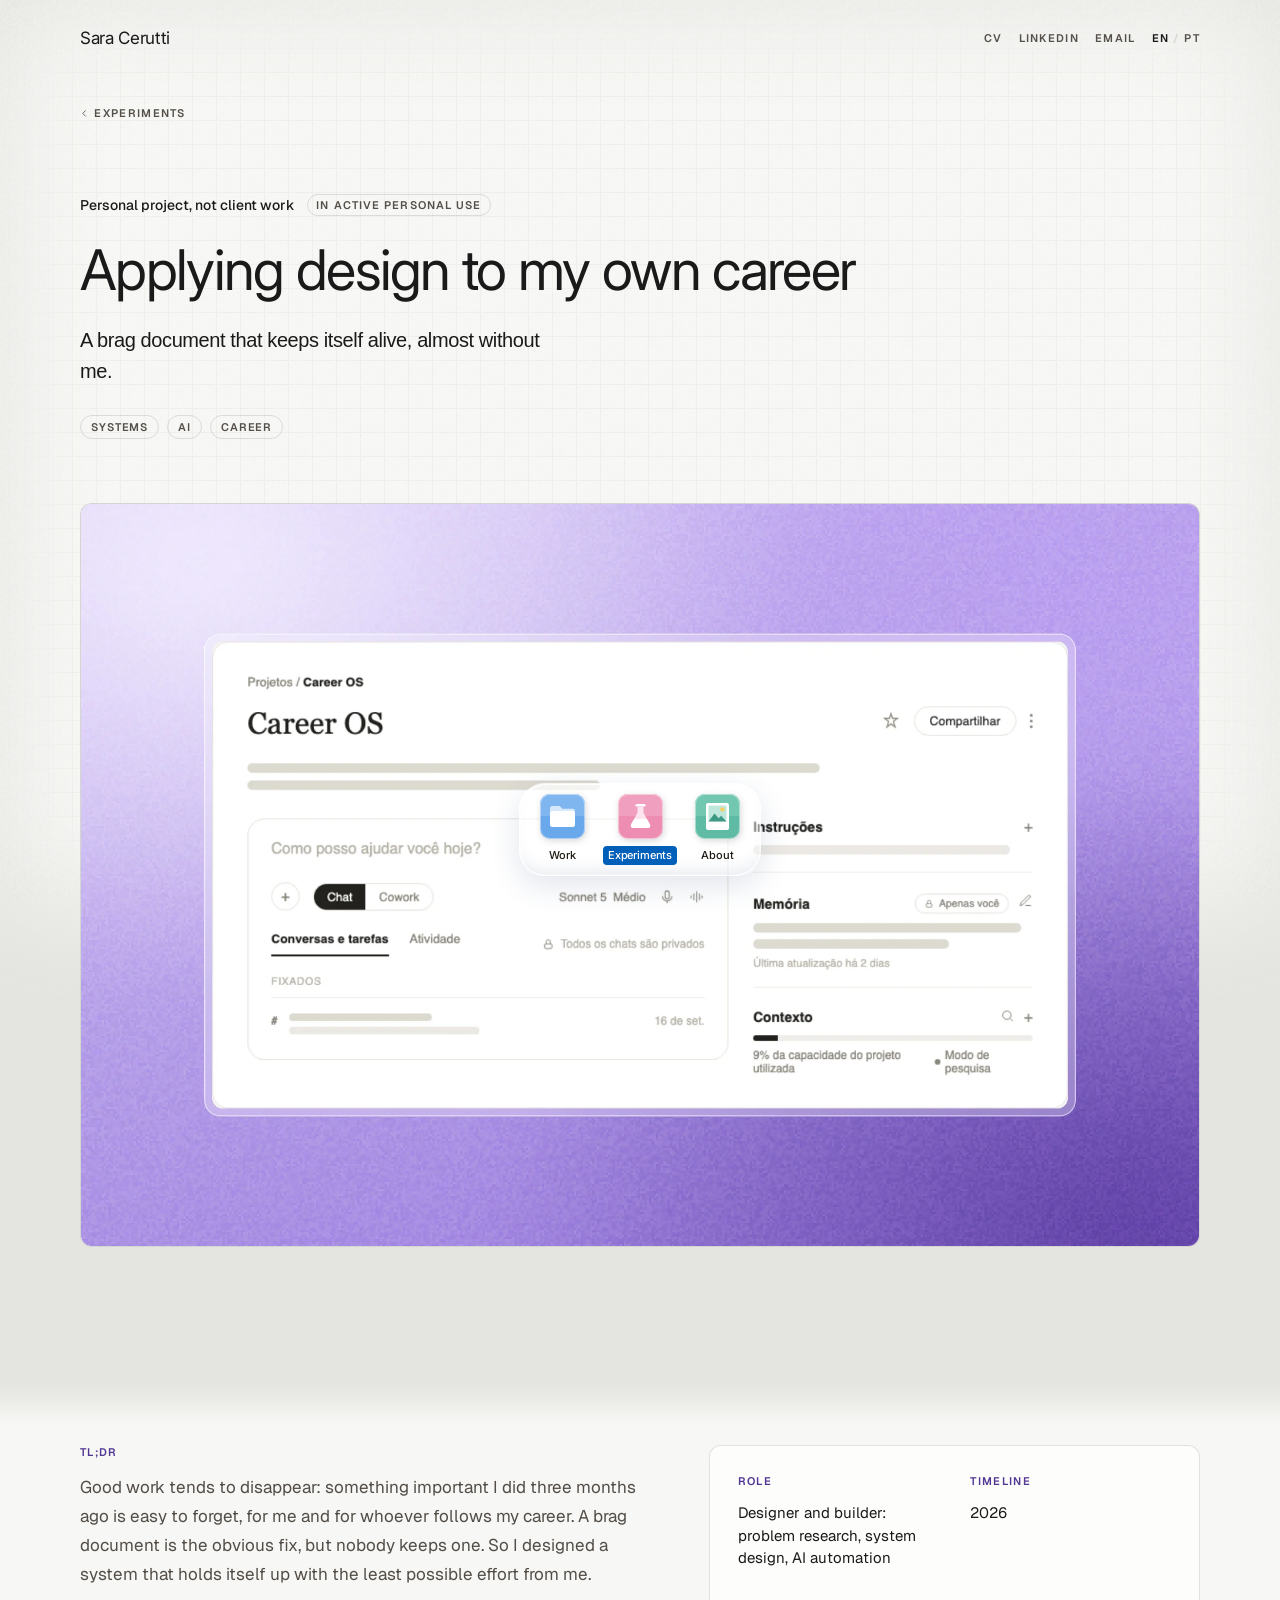
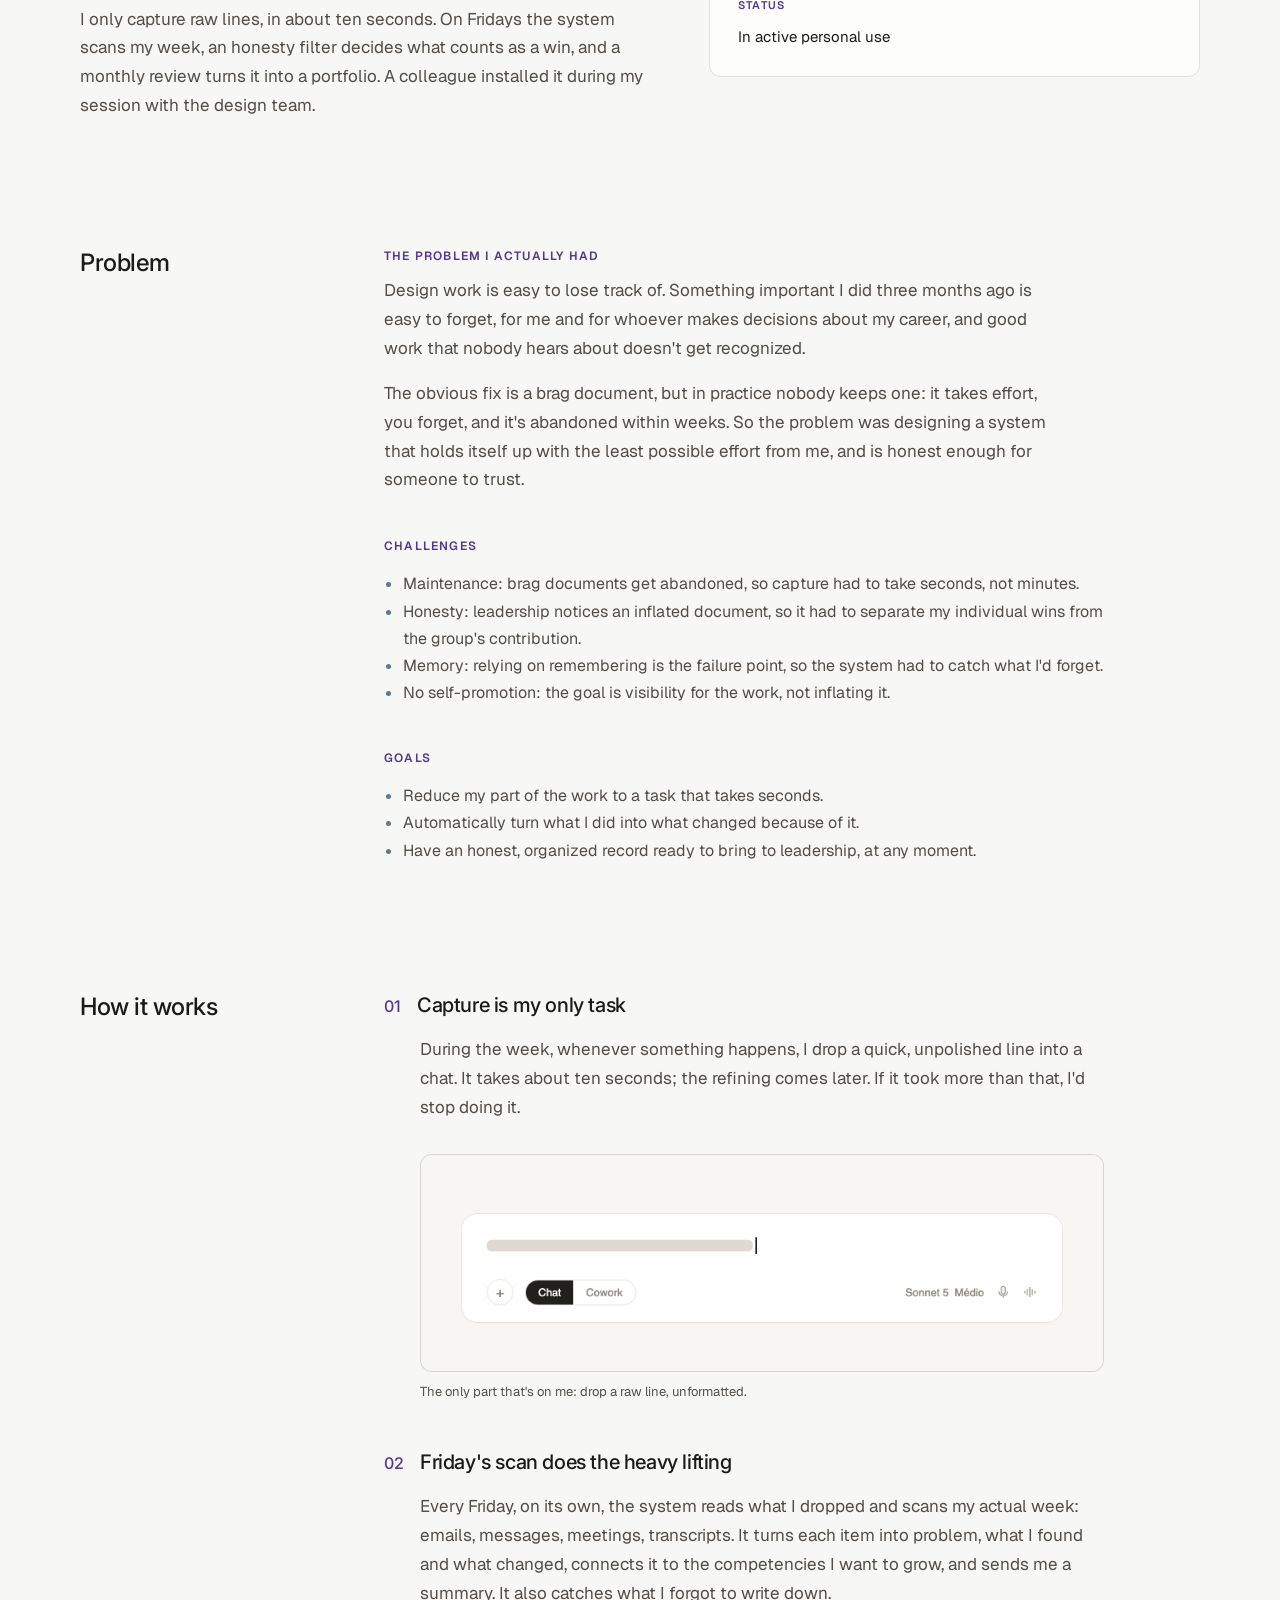
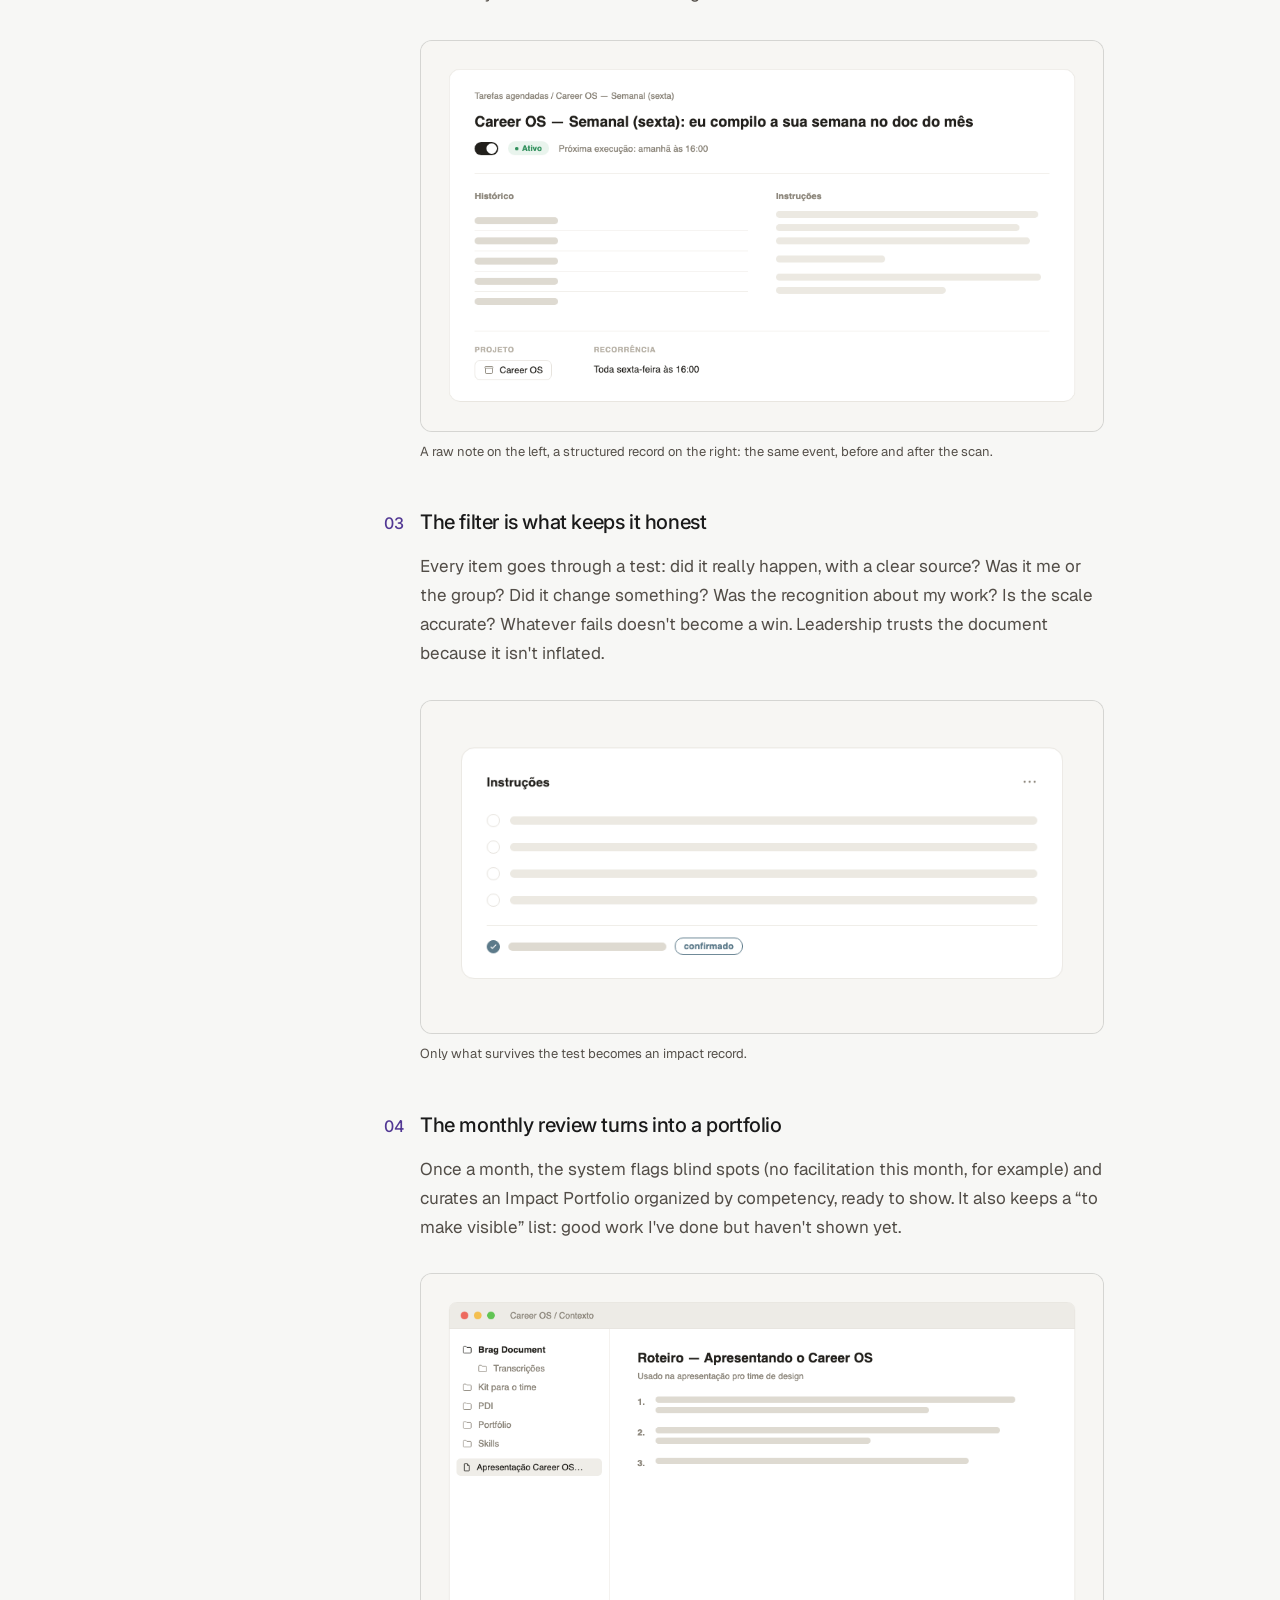
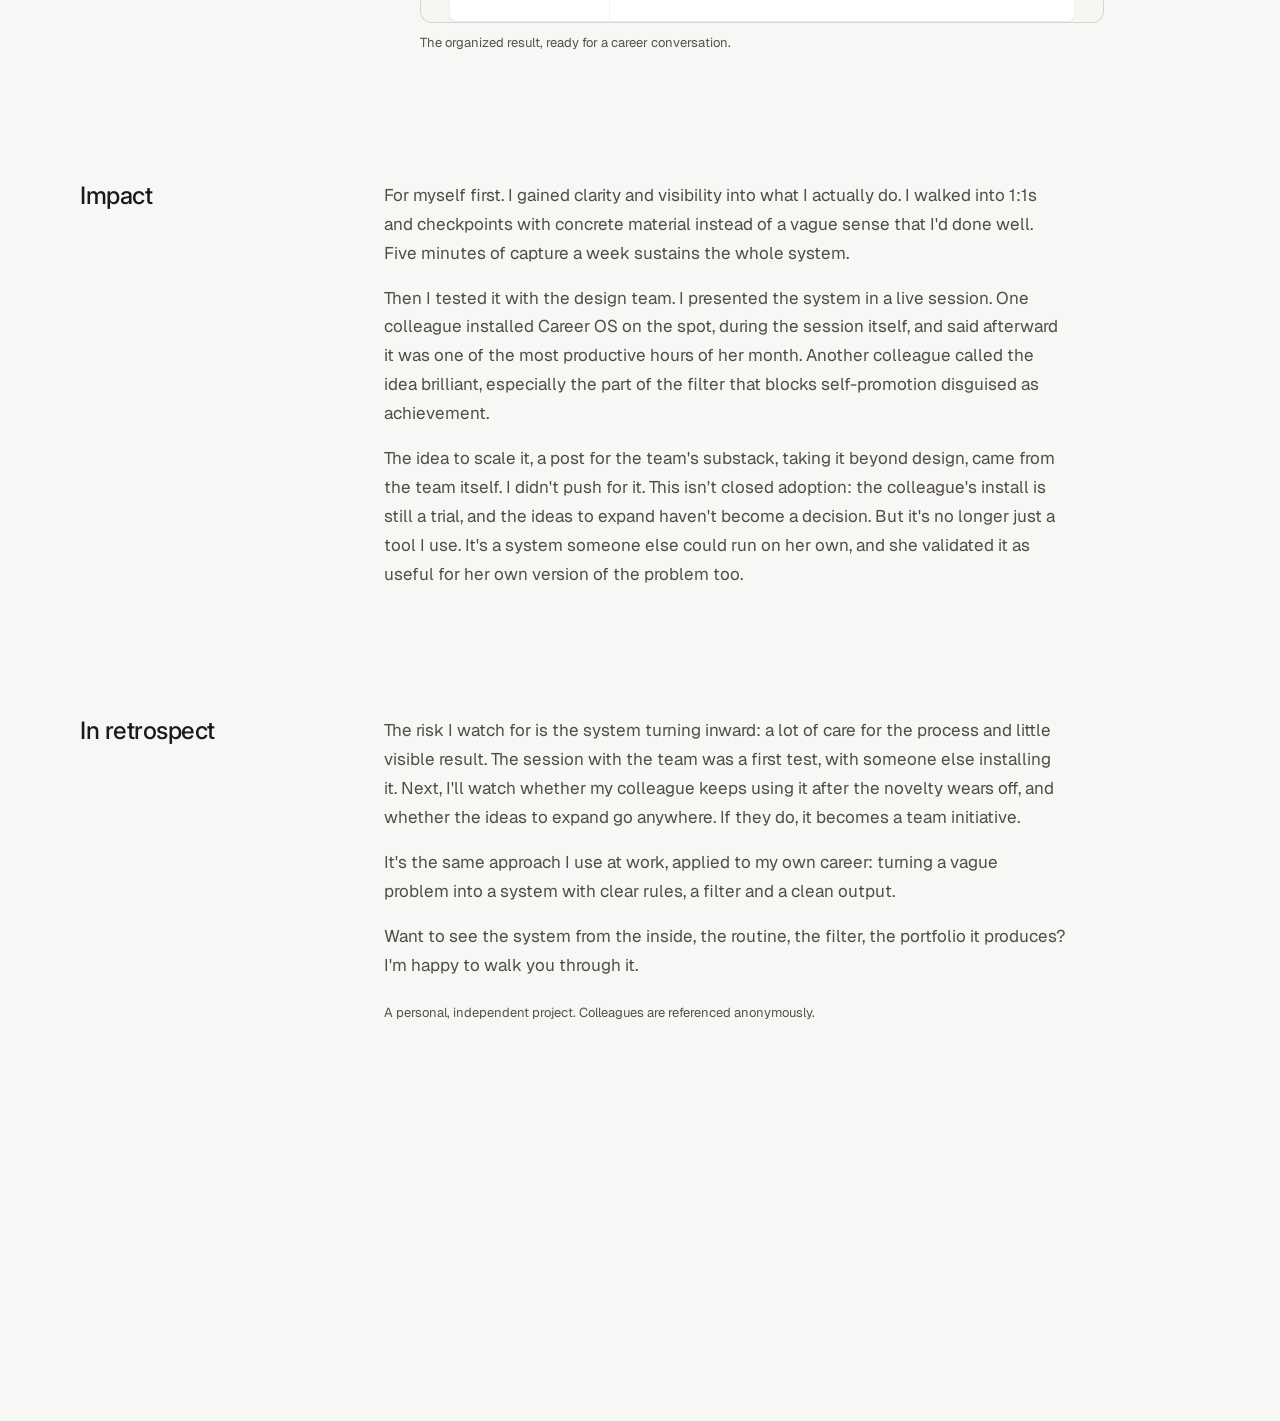
<file: portfolio-sara-cerutti/work/career-os/index.html>
<!doctype html>
<html lang="en" data-lang="en">
<head>
  <meta charset="utf-8" />
  <meta name="viewport" content="width=device-width, initial-scale=1" />
  <title>Applying design to my own career, Sara Cerutti</title>
  <link rel="icon" href="../../favicon.ico" sizes="any" />
  <link rel="icon" type="image/png" sizes="32x32" href="../../favicon-32.png" />
  <link rel="icon" type="image/png" sizes="192x192" href="../../favicon-192.png" />
  <link rel="apple-touch-icon" href="../../apple-touch-icon.png" />
  <meta name="description" content="A brag document that keeps itself alive, almost without me: a personal system designed and built with AI." />
  <meta name="theme-color" content="#f7f7f5" />
  <link rel="canonical" href="https://saracerutti.com/work/career-os/" />
  <meta property="og:type" content="article" />
  <meta property="og:site_name" content="Sara Cerutti" />
  <meta property="og:title" content="Applying design to my own career, Career OS by Sara Cerutti" />
  <meta property="og:description" content="A brag document that keeps itself alive, almost without me: a personal system designed and built with AI." />
  <meta property="og:url" content="https://saracerutti.com/work/career-os/" />
  <meta property="og:image" content="https://saracerutti.com/og/og-career-os.png" />
  <meta property="og:image:width" content="1200" />
  <meta property="og:image:height" content="630" />
  <meta property="og:image:alt" content="Career OS: applying design to my own career" />
  <meta property="og:locale" content="en_US" />
  <meta property="og:locale:alternate" content="pt_BR" />
  <meta name="twitter:card" content="summary_large_image" />
  <meta name="twitter:title" content="Applying design to my own career, Career OS by Sara Cerutti" />
  <meta name="twitter:description" content="A brag document that keeps itself alive, almost without me: a personal system designed and built with AI." />
  <meta name="twitter:image" content="https://saracerutti.com/og/og-career-os.png" />
  <link rel="preconnect" href="https://fonts.googleapis.com" />
  <link rel="preconnect" href="https://fonts.gstatic.com" crossorigin />
  <link href="https://fonts.googleapis.com/css2?family=Inter:wght@400;500;600&family=Geist:wght@400;500;600&family=Geist+Pixel&display=swap" rel="stylesheet" />
  <link rel="stylesheet" href="../../styles.css" />
  <link rel="stylesheet" href="../../v2.css" />
  <script type="text/javascript">
    (function(c,l,a,r,i,t,y){
        c[a]=c[a]||function(){(c[a].q=c[a].q||[]).push(arguments)};
        t=l.createElement(r);t.async=1;t.src="https://www.clarity.ms/tag/"+i;
        y=l.getElementsByTagName(r)[0];y.parentNode.insertBefore(t,y);
    })(window, document, "clarity", "script", "z1va2ycf0t");
  </script>
</head>
<body data-tone="cos">
  <a class="skip-link" href="#main" data-i18n="skip">Skip to content</a>
  <div class="v2-bg" aria-hidden="true"></div>
  <header class="v2-top">
    <a class="v2-name" href="../../">Sara Cerutti</a>
    <div class="v2-links">
      <a class="about-link keep" href="../../resume.pdf" data-href-en="../../resume.pdf" data-href-pt="../../resume-pt.pdf" download="Sara-Cerutti-Resume.pdf" data-download-en="Sara-Cerutti-Resume.pdf" data-download-pt="Sara-Cerutti-Curriculo.pdf" data-i18n="resume">CV</a>
      <a class="about-link" href="https://www.linkedin.com/in/saramllr/" target="_blank" rel="noopener">LinkedIn</a>
      <a class="about-link" href="mailto:saracmuller@gmail.com">Email</a>
      <button class="lang-toggle" type="button" data-lang-toggle aria-label="Switch to Portuguese" data-i18n-label="langSwitch">
        <span data-lang-code="en" aria-hidden="true" class="is-active">EN</span>
        <span class="lang-sep" aria-hidden="true">/</span>
        <span data-lang-code="pt" aria-hidden="true">PT</span>
      </button>
    </div>
  </header>

  <main id="main" tabindex="-1" class="v2-main">
    <a class="v2-back" href="../../experiments/">
      <svg viewBox="0 0 16 16" fill="none" aria-hidden="true"><path d="M10 3L5 8l5 5" stroke="currentColor" stroke-width="1.5" stroke-linecap="round" stroke-linejoin="round"/></svg>
      <span data-i18n="back">Experiments</span>
    </a>

    <section class="v2-hero">
      <div class="v2-hero-row">
        <span class="v2-client" data-i18n="factClientValue">Personal project, not client work</span>
        <span class="status-tag" data-i18n="factStatusValue">In active personal use</span>
      </div>
      <h1 class="v2-title" data-i18n="title">Applying design to my own career</h1>
      <p class="v2-result" data-i18n="result">A brag document that keeps itself alive, almost without me.</p>
      <ul class="v2-tags">
        <li class="v2-tag" data-i18n="tagSystems">Systems</li>
        <li class="v2-tag" data-i18n="tagAI">AI</li>
        <li class="v2-tag" data-i18n="tagCareer">Career</li>
      </ul>
    </section>

    <div class="v2-cover-stick">
      <img class="v2-media" src="images/cover-ui.webp" alt="" data-i18n-alt="coverAlt" />
    </div>

    <div class="v2-sheet">
    <section class="v2-block v2-intro">
      <div>
        <p class="v2-eyebrow">TL;DR</p>
        <p class="v2-text" data-i18n="tldr1">Good work tends to disappear: something important I did three months ago is easy to forget, for me and for whoever follows my career. A brag document is the obvious fix, but nobody keeps one. So I designed a system that holds itself up with the least possible effort from me.</p>
        <p class="v2-text" data-i18n="tldr2">I only capture raw lines, in about ten seconds. On Fridays the system scans my week, an honesty filter decides what counts as a win, and a monthly review turns it into a portfolio. A colleague installed it during my session with the design team.</p>
      </div>
      <dl class="v2-meta">
        <div><dt class="v2-eyebrow" data-i18n="factRoleLabel">Role</dt><dd data-i18n="factRoleValue">Designer and builder: problem research, system design, AI automation</dd></div>
        <div><dt class="v2-eyebrow" data-i18n="factTimelineLabel">Timeline</dt><dd data-i18n="factTimelineValue">2026</dd></div>
        <div><dt class="v2-eyebrow" data-i18n="factStatusLabel">Status</dt><dd data-i18n="factStatusValue">In active personal use</dd></div>
      </dl>
    </section>

    <section class="v2-block v2-section">
      <h2 class="v2-section-label" data-i18n="problemL">Problem</h2>
      <div class="v2-section-body">
        <div class="v2-sub">
          <p class="v2-eyebrow" data-i18n="s1Title">The problem I actually had</p>
          <p class="v2-text" data-i18n="s1p1">Design work is easy to lose track of. Something important I did three months ago is easy to forget, for me and for whoever makes decisions about my career, and good work that nobody hears about doesn't get recognized.</p>
          <p class="v2-text" data-i18n="s1p2">The obvious fix is a brag document, but in practice nobody keeps one: it takes effort, you forget, and it's abandoned within weeks. So the problem was designing a system that holds itself up with the least possible effort from me, and is honest enough for someone to trust.</p>
        </div>
        <div class="v2-sub">
          <p class="v2-eyebrow" data-i18n="challengesTitle">Challenges</p>
          <ul class="v2-list"><li data-i18n="challenge1">Maintenance: brag documents get abandoned, so capture had to take seconds, not minutes.</li><li data-i18n="challenge2">Honesty: leadership notices an inflated document, so it had to separate my individual wins from the group's contribution.</li><li data-i18n="challenge3">Memory: relying on remembering is the failure point, so the system had to catch what I'd forget.</li><li data-i18n="challenge4">No self-promotion: the goal is visibility for the work, not inflating it.</li></ul>
        </div>
        <div class="v2-sub">
          <p class="v2-eyebrow" data-i18n="goalsTitle">Goals</p>
          <ul class="v2-list"><li data-i18n="goal1">Reduce my part of the work to a task that takes seconds.</li><li data-i18n="goal2">Automatically turn what I did into what changed because of it.</li><li data-i18n="goal3">Have an honest, organized record ready to bring to leadership, at any moment.</li></ul>
        </div>
      </div>
    </section>

    <section class="v2-block v2-section">
      <h2 class="v2-section-label" data-i18n="howL">How it works</h2>
      <div class="v2-section-body">
        <div class="v2-change"><div class="v2-change-head"><span class="v2-num">01</span><h3 class="v2-subtitle" data-i18n="s2Title">Capture is my only task</h3></div><p class="v2-text" style="margin-left: 36px;" data-i18n="s2p1">During the week, whenever something happens, I drop a quick, unpolished line into a chat. It takes about ten seconds; the refining comes later. If it took more than that, I'd stop doing it.</p><figure class="v2-figure" style="margin-left: 36px;"><img class="v2-media" src="images/capture-ui.png" alt="" data-i18n-alt="captureAlt" /><figcaption data-i18n="captureCaption">The only part that's on me: drop a raw line, unformatted.</figcaption></figure></div>
        <div class="v2-change"><div class="v2-change-head"><span class="v2-num">02</span><h3 class="v2-subtitle" data-i18n="s3Title">Friday's scan does the heavy lifting</h3></div><p class="v2-text" style="margin-left: 36px;" data-i18n="s3p1">Every Friday, on its own, the system reads what I dropped and scans my actual week: emails, messages, meetings, transcripts. It turns each item into problem, what I found and what changed, connects it to the competencies I want to grow, and sends me a summary. It also catches what I forgot to write down.</p><figure class="v2-figure" style="margin-left: 36px;"><img class="v2-media" src="images/scan-ui.png" alt="" data-i18n-alt="scanAlt" /><figcaption data-i18n="scanCaption">A raw note on the left, a structured record on the right: the same event, before and after the scan.</figcaption></figure></div>
        <div class="v2-change"><div class="v2-change-head"><span class="v2-num">03</span><h3 class="v2-subtitle" data-i18n="s4Title">The filter is what keeps it honest</h3></div><p class="v2-text" style="margin-left: 36px;" data-i18n="s4p1">Every item goes through a test: did it really happen, with a clear source? Was it me or the group? Did it change something? Was the recognition about my work? Is the scale accurate? Whatever fails doesn't become a win. Leadership trusts the document because it isn't inflated.</p><figure class="v2-figure" style="margin-left: 36px;"><img class="v2-media" src="images/filter-ui.png" alt="" data-i18n-alt="filterAlt" /><figcaption data-i18n="filterCaption">Only what survives the test becomes an impact record.</figcaption></figure></div>
        <div class="v2-change"><div class="v2-change-head"><span class="v2-num">04</span><h3 class="v2-subtitle" data-i18n="s5Title">The monthly review turns into a portfolio</h3></div><p class="v2-text" style="margin-left: 36px;" data-i18n="s5p1">Once a month, the system flags blind spots (no facilitation this month, for example) and curates an Impact Portfolio organized by competency, ready to show. It also keeps a “to make visible” list: good work I've done but haven't shown yet.</p><figure class="v2-figure" style="margin-left: 36px;"><img class="v2-media" src="images/portfolio-ui.png" alt="" data-i18n-alt="portfolioAlt" /><figcaption data-i18n="portfolioCaption">The organized result, ready for a career conversation.</figcaption></figure></div>
      </div>
    </section>

    <section class="v2-block v2-section">
      <h2 class="v2-section-label" data-i18n="s6Title">Impact</h2>
      <div class="v2-section-body">
        <p class="v2-text" data-i18n="s6p1">For myself first. I gained clarity and visibility into what I actually do. I walked into 1:1s and checkpoints with concrete material instead of a vague sense that I'd done well. Five minutes of capture a week sustains the whole system.</p>
        <p class="v2-text" data-i18n="s6p2">Then I tested it with the design team. I presented the system in a live session. One colleague installed Career OS on the spot, during the session itself, and said afterward it was one of the most productive hours of her month. Another colleague called the idea brilliant, especially the part of the filter that blocks self-promotion disguised as achievement.</p>
        <p class="v2-text" data-i18n="s6p3">The idea to scale it, a post for the team's substack, taking it beyond design, came from the team itself. I didn't push for it. This isn't closed adoption: the colleague's install is still a trial, and the ideas to expand haven't become a decision. But it's no longer just a tool I use. It's a system someone else could run on her own, and she validated it as useful for her own version of the problem too.</p>
      </div>
    </section>

    <section class="v2-block v2-section">
      <h2 class="v2-section-label" data-i18n="s7Title">In retrospect</h2>
      <div class="v2-section-body">
        <p class="v2-text" data-i18n="s7p1">The risk I watch for is the system turning inward: a lot of care for the process and little visible result. The session with the team was a first test, with someone else installing it. Next, I'll watch whether my colleague keeps using it after the novelty wears off, and whether the ideas to expand go anywhere. If they do, it becomes a team initiative.</p>
        <p class="v2-text" data-i18n="s7p2">It's the same approach I use at work, applied to my own career: turning a vague problem into a system with clear rules, a filter and a clean output.</p>
        <p class="v2-text"><span data-i18n="s7p3">Want to see the system from the inside, the routine, the filter, the portfolio it produces? </span><a href="mailto:saracmuller@gmail.com" data-i18n="s7contact">I'm happy to walk you through it.</a></p>
        <p class="v2-caption" data-i18n="disclosure">A personal, independent project. Colleagues are referenced anonymously.</p>
      </div>
    </section>
    </div>
  </main>

  <svg width="0" height="0" style="position:absolute" aria-hidden="true" focusable="false">
    <filter id="liquid-lens" x="0" y="0" width="100%" height="100%" color-interpolation-filters="sRGB">
      <feImage preserveAspectRatio="none" result="map" href="data:image/svg+xml;utf8,%3Csvg xmlns='http://www.w3.org/2000/svg' width='200' height='80'%3E%3Cdefs%3E%3ClinearGradient id='r' x1='0' y1='0' x2='1' y2='0'%3E%3Cstop offset='0' stop-color='rgb(0,128,0)'/%3E%3Cstop offset='0.18' stop-color='rgb(128,128,0)'/%3E%3Cstop offset='0.82' stop-color='rgb(128,128,0)'/%3E%3Cstop offset='1' stop-color='rgb(255,128,0)'/%3E%3C/linearGradient%3E%3ClinearGradient id='g' x1='0' y1='0' x2='0' y2='1'%3E%3Cstop offset='0' stop-color='rgb(128,0,0)'/%3E%3Cstop offset='0.3' stop-color='rgb(128,128,0)'/%3E%3Cstop offset='0.7' stop-color='rgb(128,128,0)'/%3E%3Cstop offset='1' stop-color='rgb(128,255,0)'/%3E%3C/linearGradient%3E%3C/defs%3E%3Crect width='200' height='80' fill='url(%23r)'/%3E%3Crect width='200' height='80' fill='url(%23g)' style='mix-blend-mode:multiply'/%3E%3C/svg%3E"/>
      <feDisplacementMap in="SourceGraphic" in2="map" scale="28" xChannelSelector="R" yChannelSelector="G"/>
    </filter>
  </svg>
  <nav class="dock" aria-label="Main">
    <div class="dock-bar">
      <a class="dock-item" href="../../#work">
        <span class="dock-icon dock-icon--folder" aria-hidden="true"><svg viewBox="0 0 45 45"><rect width="45" height="45" rx="10" fill="#6aa8ec"/><rect width="45" height="22" rx="10" fill="#7fb6f0"/><rect y="12" width="45" height="10" fill="#7fb6f0"/><rect x="0.5" y="0.5" width="44" height="44" rx="9.5" fill="none" stroke="#ffffff" stroke-opacity=".45"/><path d="M10 14.5a2.5 2.5 0 0 1 2.5-2.5h6.3a2.5 2.5 0 0 1 1.9.9l1.6 1.9h10.2a2.5 2.5 0 0 1 2.5 2.5v2H10z" fill="#d6e8fc"/><rect x="10" y="17" width="25" height="16" rx="2.5" fill="#ffffff"/></svg></span>
        <span class="dock-label" data-i18n="dockWork">Work</span>
      </a>
      <a class="dock-item" href="../../experiments/" aria-current="page">
        <span class="dock-icon dock-icon--lab" aria-hidden="true"><svg viewBox="0 0 45 45"><rect width="45" height="45" rx="10" fill="#ec8db1"/><rect width="45" height="22" rx="10" fill="#f19fbe"/><rect y="12" width="45" height="10" fill="#f19fbe"/><rect x="0.5" y="0.5" width="44" height="44" rx="9.5" fill="none" stroke="#ffffff" stroke-opacity=".45"/><rect x="17.5" y="10" width="10" height="2.4" rx="1.2" fill="#ffffff"/><path d="M19.5 12.4h6v6.4l6.3 11.4A2.4 2.4 0 0 1 29.7 34H15.3a2.4 2.4 0 0 1-2.1-3.8l6.3-11.4z" fill="#fde4ee"/><path d="M16.1 25h12.8l2.9 5.2A2.4 2.4 0 0 1 29.7 34H15.3a2.4 2.4 0 0 1-2.1-3.8z" fill="#ffffff"/></svg></span>
        <span class="dock-label" data-i18n="dockExperiments">Experiments</span>
      </a>
      <a class="dock-item" href="../../about/">
        <span class="dock-icon dock-icon--profile" aria-hidden="true"><svg viewBox="0 0 45 45"><rect width="45" height="45" rx="10" fill="#5fbba4"/><rect width="45" height="22" rx="10" fill="#72c7b1"/><rect y="12" width="45" height="10" fill="#72c7b1"/><rect x="0.5" y="0.5" width="44" height="44" rx="9.5" fill="none" stroke="#ffffff" stroke-opacity=".45"/><rect x="11" y="9" width="23" height="27" rx="2" fill="#ffffff"/><rect x="13.5" y="11.5" width="18" height="16" rx="1" fill="#bfe7dc"/><circle cx="27.3" cy="15.4" r="2.1" fill="#f7cf5c"/><path d="M13.5 27.5 19.5 19.5l4.2 4.8 2.4-2.6 5.4 5.8z" fill="#3e9a84"/></svg></span>
        <span class="dock-label" data-i18n="dockAbout">About</span>
      </a>
    </div>
  </nav>

  <script src="../../v2.js"></script>
  <script>
    initV2({
      en: {
        back: "Experiments",
        resume: "CV",
        title: "Applying design to my own career",
        meta: "2026 · Designer and builder, personal project",
        result: "A brag document that keeps itself alive, almost without me.",
        coverAlt: "The Career OS project home inside Claude, with a chat input, instructions, memory and context panels.",
        coverCaption: "The system's home inside Claude: capture, memory and context in one place.",
        factClientLabel: "Type",
        factClientValue: "Personal project, not client work",
        factRoleLabel: "Role",
        factRoleValue: "Designer and builder: problem research, system design, AI automation",
        factTimelineLabel: "Timeline",
        factTimelineValue: "2026",
        factStatusLabel: "Status",
        factStatusValue: "In active personal use",
        statusTag: "Side project",
        tocContext: "Context",
        tocChallenges: "Challenges",
        tocGoals: "Goals",
        tocCapture: "Capture",
        tocScan: "Weekly scan",
        tocFilter: "Filter",
        tocPortfolio: "Portfolio",
        tocImpact: "Impact",
        tocRetro: "Retrospective",
        s1Title: "The problem I actually had",
        s1p1: "Design work is easy to lose track of. Something important I did three months ago is easy to forget, for me and for whoever makes decisions about my career, and good work that nobody hears about doesn't get recognized.",
        s1p2: "The obvious fix is a brag document, but in practice nobody keeps one: it takes effort, you forget, and it's abandoned within weeks. So the problem was designing a system that holds itself up with the least possible effort from me, and is honest enough for someone to trust.",
        challengesTitle: "Challenges",
        challenge1: "Maintenance: brag documents get abandoned, so capture had to take seconds, not minutes.",
        challenge2: "Honesty: leadership notices an inflated document, so it had to separate my individual wins from the group's contribution.",
        challenge3: "Memory: relying on remembering is the failure point, so the system had to catch what I'd forget.",
        challenge4: "No self-promotion: the goal is visibility for the work, not inflating it.",
        goalsTitle: "Goals",
        goal1: "Reduce my part of the work to a task that takes seconds.",
        goal2: "Automatically turn what I did into what changed because of it.",
        goal3: "Have an honest, organized record ready to bring to leadership, at any moment.",
        s2Title: "Capture is my only task",
        s2p1: "During the week, whenever something happens, I drop a quick, unpolished line into a chat. It takes about ten seconds; the refining comes later. If it took more than that, I'd stop doing it.",
        captureAlt: "A chat input box mid type, with a Chat and Cowork toggle and a model selector below it.",
        captureCaption: "The only part that's on me: drop a raw line, unformatted.",
        s3Title: "Friday's scan does the heavy lifting",
        s3p1: "Every Friday, on its own, the system reads what I dropped and scans my actual week: emails, messages, meetings, transcripts. It turns each item into problem, what I found and what changed, connects it to the competencies I want to grow, and sends me a summary. It also catches what I forgot to write down.",
        scanAlt: "A scheduled task page showing its run history on the left and its instructions on the right.",
        scanCaption: "A raw note on the left, a structured record on the right: the same event, before and after the scan.",
        s4Title: "The filter is what keeps it honest",
        s4p1: "Every item goes through a test: did it really happen, with a clear source? Was it me or the group? Did it change something? Was the recognition about my work? Is the scale accurate? Whatever fails doesn't become a win. Leadership trusts the document because it isn't inflated.",
        filterAlt: "A list of candidate entries above a line, with a single confirmed entry floating below it.",
        filterCaption: "Only what survives the test becomes an impact record.",
        s5Title: "The monthly review turns into a portfolio",
        s5p1: "Once a month, the system flags blind spots (no facilitation this month, for example) and curates an Impact Portfolio organized by competency, ready to show. It also keeps a “to make visible” list: good work I've done but haven't shown yet.",
        portfolioAlt: "A file browser with a folder tree on the left (Brag Document, PDI, Portfolio, Skills) and an open document on the right.",
        portfolioCaption: "The organized result, ready for a career conversation.",
        s6Title: "Impact",
        s6p1: "For myself first. I gained clarity and visibility into what I actually do. I walked into 1:1s and checkpoints with concrete material instead of a vague sense that I'd done well. Five minutes of capture a week sustains the whole system.",
        s6p2: "Then I tested it with the design team. I presented the system in a live session. One colleague installed Career OS on the spot, during the session itself, and said afterward it was one of the most productive hours of her month. Another colleague called the idea brilliant, especially the part of the filter that blocks self-promotion disguised as achievement.",
        s6p3: "The idea to scale it, a post for the team's substack, taking it beyond design, came from the team itself. I didn't push for it. This isn't closed adoption: the colleague's install is still a trial, and the ideas to expand haven't become a decision. But it's no longer just a tool I use. It's a system someone else could run on her own, and she validated it as useful for her own version of the problem too.",
        s7Title: "In retrospect",
        s7p1: "The risk I watch for is the system turning inward: a lot of care for the process and little visible result. The session with the team was a first test, with someone else installing it. Next, I'll watch whether my colleague keeps using it after the novelty wears off, and whether the ideas to expand go anywhere. If they do, it becomes a team initiative.",
        s7p2: "It's the same approach I use at work, applied to my own career: turning a vague problem into a system with clear rules, a filter and a clean output.",
        s7p3: "Want to see the system from the inside, the routine, the filter, the portfolio it produces? ",
        s7contact: "I'm happy to walk you through it.",
        disclosure: "A personal, independent project. Colleagues are referenced anonymously.",
        problemL: "Problem",
        howL: "How it works",
        contextL: "Context",
        tagSystems: "Systems",
        tagAI: "AI",
        tagCareer: "Career",
        tldr1: "Good work tends to disappear: something important I did three months ago is easy to forget, for me and for whoever follows my career. A brag document is the obvious fix, but nobody keeps one. So I designed a system that holds itself up with the least possible effort from me.",
        tldr2: "I only capture raw lines, in about ten seconds. On Fridays the system scans my week, an honesty filter decides what counts as a win, and a monthly review turns it into a portfolio. A colleague installed it during my session with the design team."
      },
      pt: {
        back: "Experimentos",
        resume: "CV",
        title: "Aplicando design à própria carreira",
        meta: "2026 · Designer e builder, projeto pessoal",
        result: "Um brag document que se mantém quase sozinho.",
        coverAlt: "A home do projeto Career OS dentro do Claude, com campo de chat, instruções, memória e contexto.",
        coverCaption: "A home do sistema dentro do Claude: captura, memória e contexto num só lugar.",
        factClientLabel: "Tipo",
        factClientValue: "Projeto pessoal, não é trabalho de cliente",
        factRoleLabel: "Papel",
        factRoleValue: "Designer e builder: pesquisa do problema, design do sistema, automação com IA",
        factTimelineLabel: "Período",
        factTimelineValue: "2026",
        factStatusLabel: "Status",
        factStatusValue: "Em uso pessoal, ativo",
        statusTag: "Projeto pessoal",
        tocContext: "Contexto",
        tocChallenges: "Desafios",
        tocGoals: "Objetivos",
        tocCapture: "Captura",
        tocScan: "Varredura semanal",
        tocFilter: "Filtro",
        tocPortfolio: "Portfólio",
        tocImpact: "Impacto",
        tocRetro: "Retrospectiva",
        s1Title: "O problema que eu tinha de verdade",
        s1p1: "Trabalho de design é fácil de perder de vista. Algo importante que fiz há três meses é fácil de esquecer, para mim e para quem decide sobre a minha carreira, e um bom trabalho que ninguém conhece não é reconhecido.",
        s1p2: "A solução óbvia é um brag document, mas na prática ninguém mantém: dá trabalho, a gente esquece e abandona em poucas semanas. Então o problema era desenhar um sistema que se sustentasse com o mínimo de esforço meu, e honesto o bastante para alguém confiar nele.",
        challengesTitle: "Desafios",
        challenge1: "Manutenção: brag documents acabam abandonados, então a captura tinha que levar segundos, não minutos.",
        challenge2: "Honestidade: a liderança percebe um documento inflado, então ele precisava separar as minhas conquistas individuais da contribuição do grupo.",
        challenge3: "Memória: depender de lembrar é o ponto de falha, então o sistema tinha que pescar o que eu esquecesse.",
        challenge4: "Sem autopromoção: o objetivo é dar visibilidade ao trabalho, não inflá-lo.",
        goalsTitle: "Objetivos",
        goal1: "Reduzir a minha parte a uma tarefa de segundos.",
        goal2: "Transformar o que eu fiz em o que mudou por causa disso, automaticamente.",
        goal3: "Ter, a qualquer momento, um registro honesto e organizado pronto para levar à liderança.",
        s2Title: "A captura é a minha única tarefa",
        s2p1: "Durante a semana, quando algo acontece, deixo uma linha rápida, sem capricho, num chat. Leva uns dez segundos; o acabamento vem depois. Se levasse mais que isso, eu deixaria de fazer.",
        captureAlt: "Uma caixa de chat sendo digitada, com alternância Chat e Cowork e um seletor de modelo abaixo.",
        captureCaption: "A única tarefa que me cabe: soltar uma linha crua, sem formatar.",
        s3Title: "A varredura de sexta faz o trabalho pesado",
        s3p1: "Toda sexta, sozinho, o sistema lê o que deixei e varre a minha semana real: e-mails, mensagens, reuniões, transcrições. Transforma cada item em problema, o que descobri e o que mudou, conecta com as competências que quero desenvolver e me manda um resumo. Ele também pega o que esqueci de anotar.",
        scanAlt: "Uma página de tarefa agendada mostrando o histórico de execuções à esquerda e as instruções à direita.",
        scanCaption: "Nota crua à esquerda, registro estruturado à direita: o mesmo evento, antes e depois da varredura.",
        s4Title: "O filtro mantém o registro honesto",
        s4p1: "Cada item passa por um teste: aconteceu de verdade, com origem clara? Fui eu ou o grupo? Mudou alguma coisa? O reconhecimento foi sobre o meu trabalho? A dimensão está correta? O que não passa não vira conquista. A liderança confia no documento justamente porque ele não é inflado.",
        filterAlt: "Uma lista de candidatos acima de uma linha, com um único item confirmado flutuando abaixo dela.",
        filterCaption: "Só o que passa no teste vira registro de impacto.",
        s5Title: "A revisão mensal vira portfólio",
        s5p1: "Uma vez por mês, o sistema aponta pontos cegos (nenhuma facilitação no mês, por exemplo) e organiza um Portfólio de Impacto por competência, pronto para mostrar. Ele também mantém uma lista “a tornar visível”: bons trabalhos que fiz mas ainda não mostrei.",
        portfolioAlt: "Um navegador de arquivos com árvore de pastas à esquerda (Brag Document, PDI, Portfólio, Skills) e um documento aberto à direita.",
        portfolioCaption: "O resultado organizado, pronto para uma conversa de carreira.",
        s6Title: "Impacto",
        s6p1: "Para mim primeiro. Passei a ter clareza e visibilidade do que faço. Cheguei em 1:1 e checkpoint com material concreto em vez de achar que tinha ido bem. Cinco minutos de captura por semana sustentam o sistema inteiro.",
        s6p2: "Depois, testei com o time de design. Apresentei o sistema numa sessão ao vivo. Uma colega instalou o Career OS na hora, na própria sessão, e saiu dizendo que foi uma das horas mais produtivas do mês dela. Outra colega chamou a ideia de genial, principalmente a parte do filtro que barra autopromoção disfarçada de conquista.",
        s6p3: "A proposta de escalar, virar um texto para o substack do time, levar para fora do design, partiu do próprio time, eu não empurrei. Isso não é adoção fechada: a instalação da colega ainda está em teste, e as ideias de expandir ainda não viraram decisão. Mas já não é mais só uma ferramenta que eu uso, é um sistema que outra pessoa conseguiu rodar sozinha e validou como útil para o problema dela também.",
        s7Title: "Em retrospectiva",
        s7p1: "O risco que acompanho é o sistema se fechar em si mesmo: muito cuidado com o processo e pouco resultado visível. A sessão com o time foi um primeiro teste, com outra pessoa instalando. Agora vou acompanhar se a colega continua usando depois que a novidade passar, e se as ideias de expandir avançam. Se avançarem, isso vira uma iniciativa do time.",
        s7p2: "É a mesma abordagem que uso no trabalho, aplicada à minha carreira: transformar um problema difuso num sistema com regras claras, um filtro e um resultado organizado.",
        s7p3: "Quer ver o sistema por dentro, a rotina, o filtro, o portfólio que ele gera? ",
        s7contact: "Posso mostrar numa conversa.",
        disclosure: "Projeto pessoal e independente. Colegas são mencionados de forma anônima.",
        problemL: "Problema",
        howL: "Como funciona",
        contextL: "Contexto",
        tagSystems: "Sistemas",
        tagAI: "IA",
        tagCareer: "Carreira",
        tldr1: "Trabalho bom costuma sumir: algo importante que fiz três meses atrás é fácil de esquecer, para mim e para quem acompanha a minha carreira. O brag document é a solução óbvia, mas ninguém mantém um. Então desenhei um sistema que se sustenta com o mínimo de esforço meu.",
        tldr2: "Eu só registro linhas soltas, em cerca de dez segundos. Na sexta o sistema varre minha semana, um filtro de honestidade decide o que vira conquista, e a revisão mensal vira um portfólio. Uma colega instalou durante a minha apresentação para o time de design."
      }
    });
  </script>
</body>
</html>
</file>
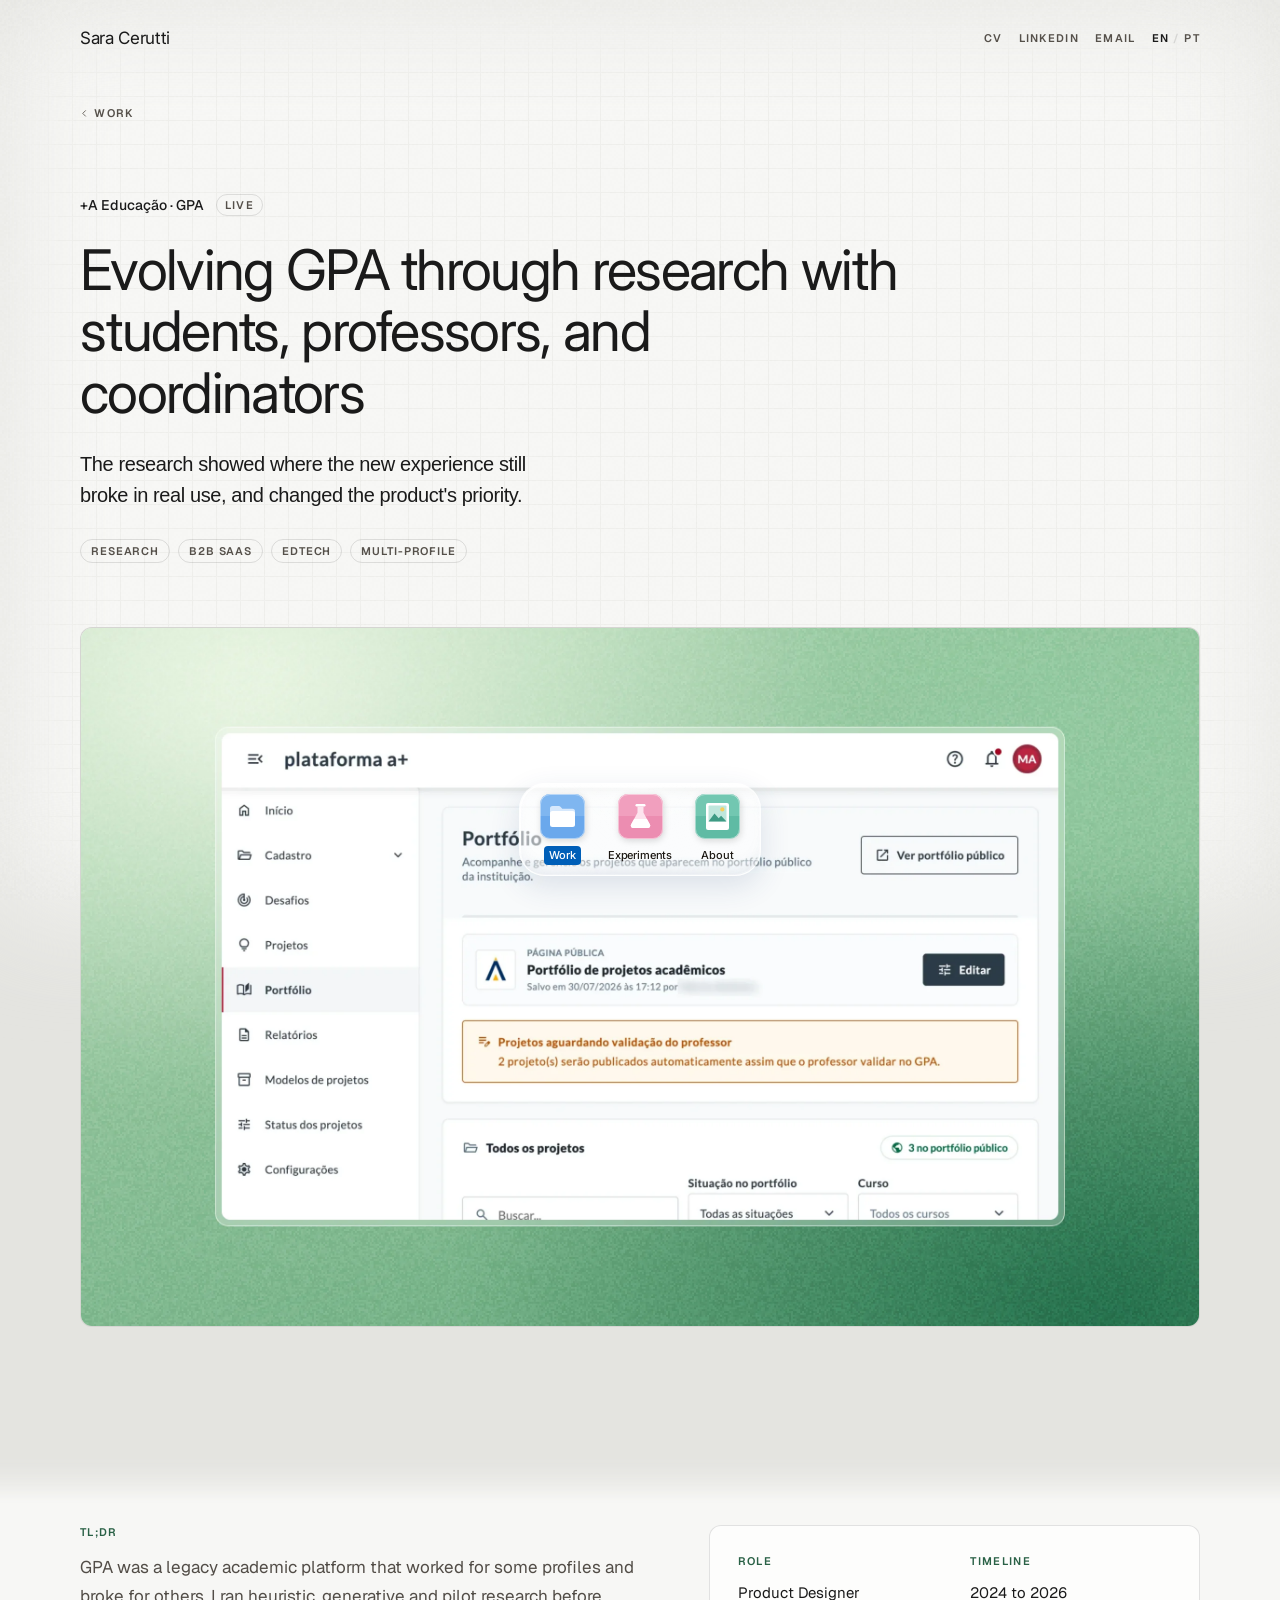
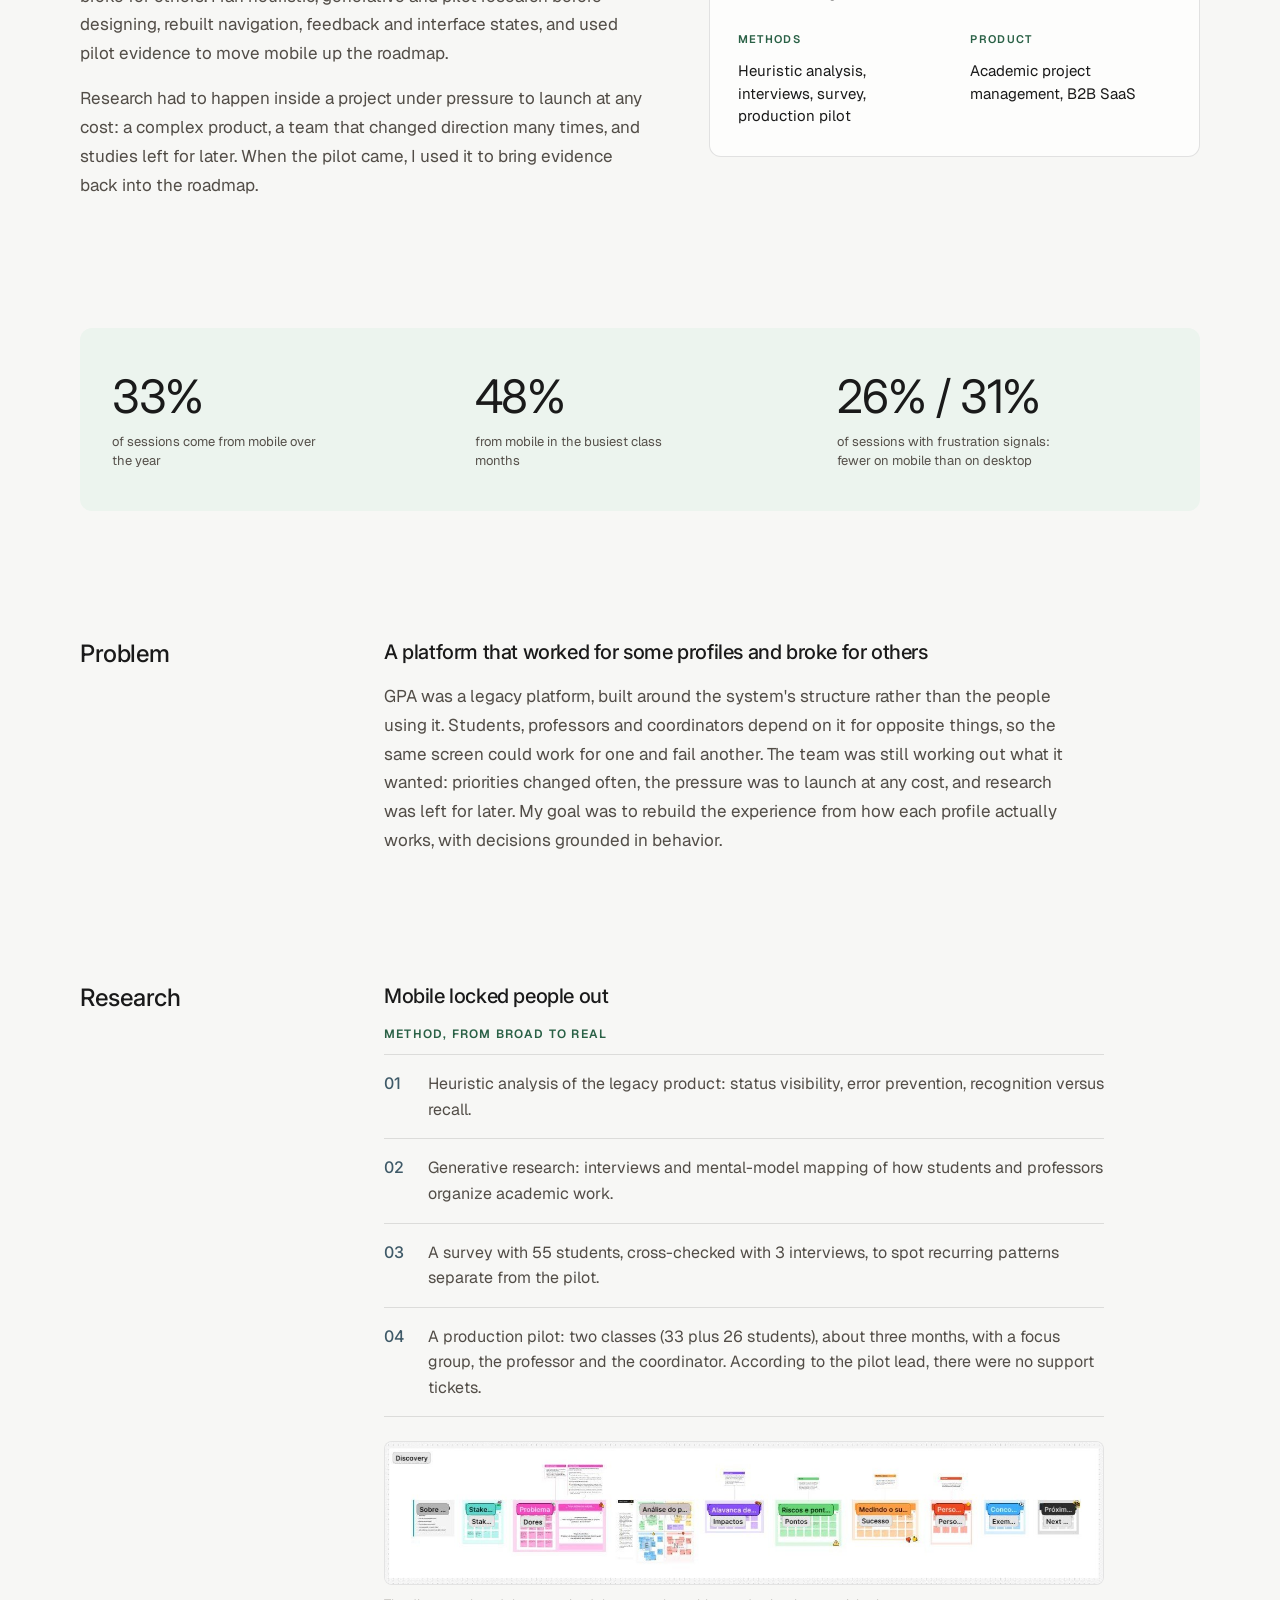
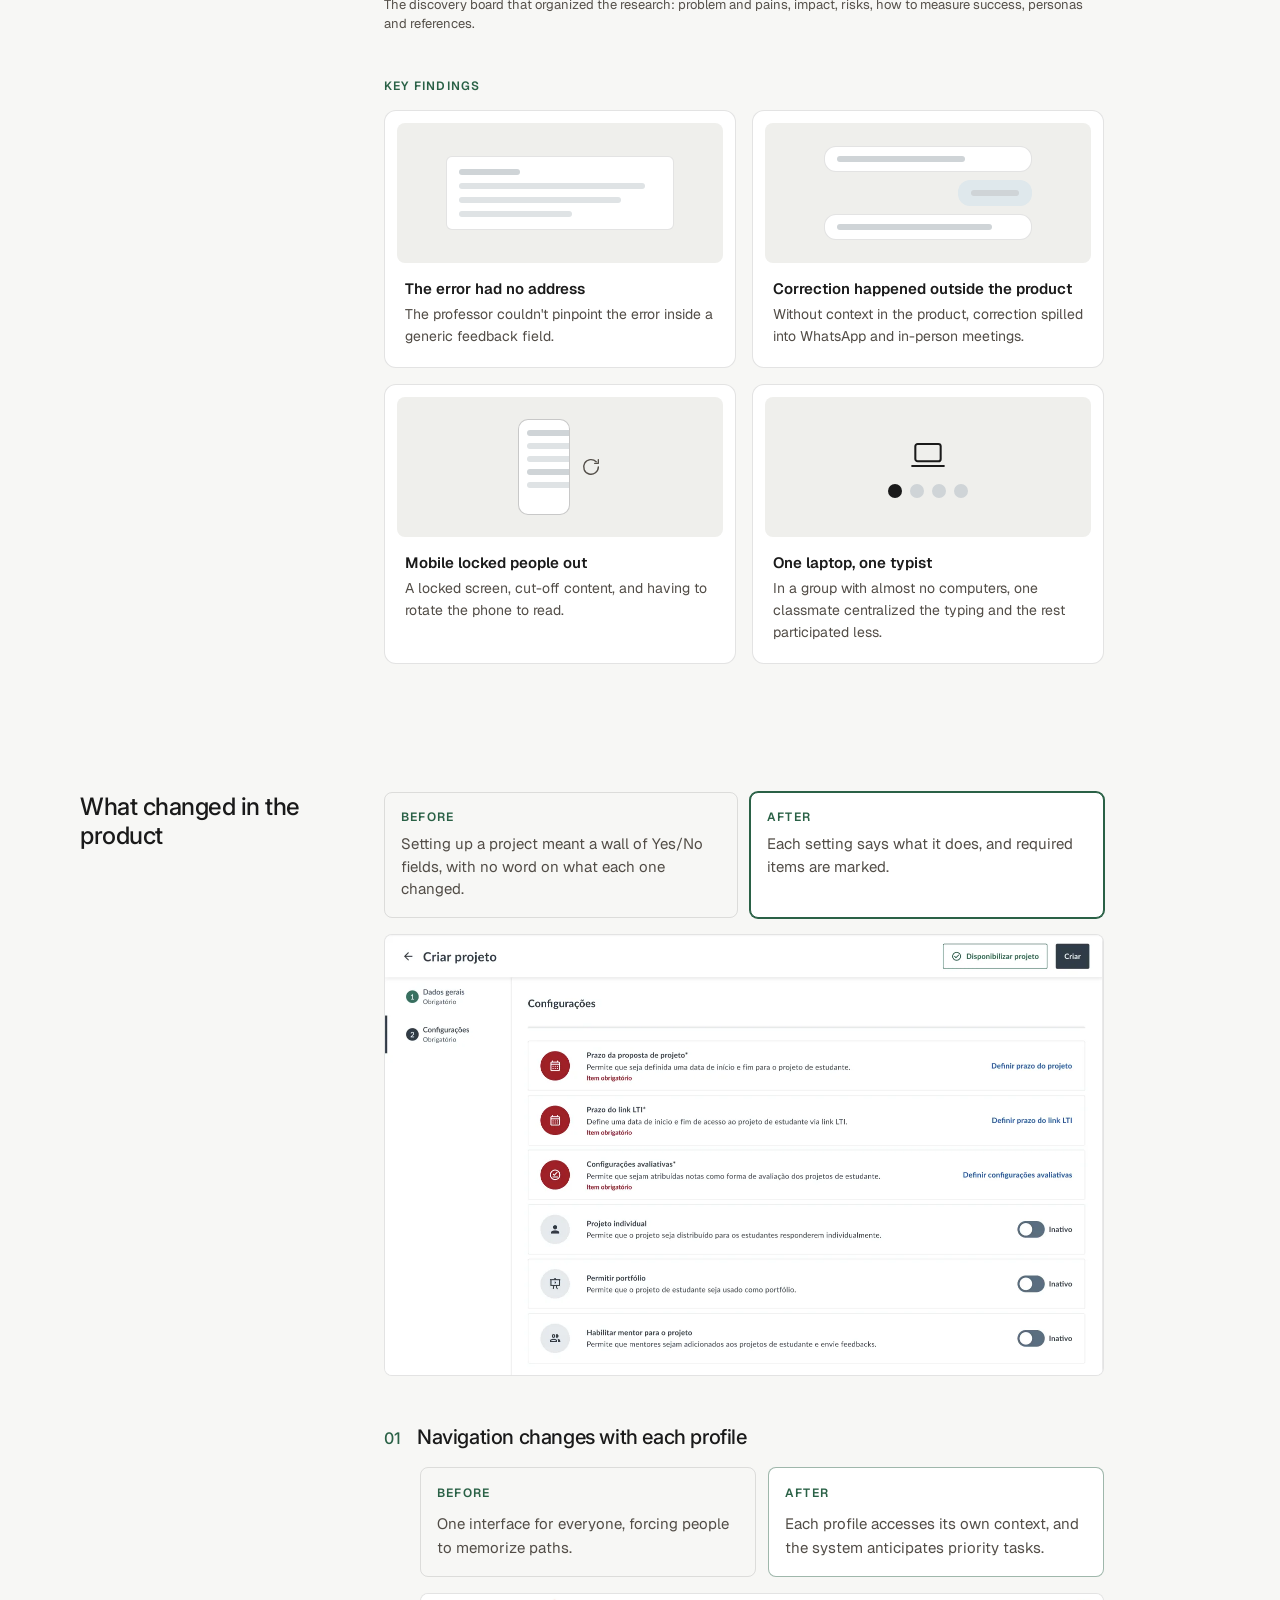
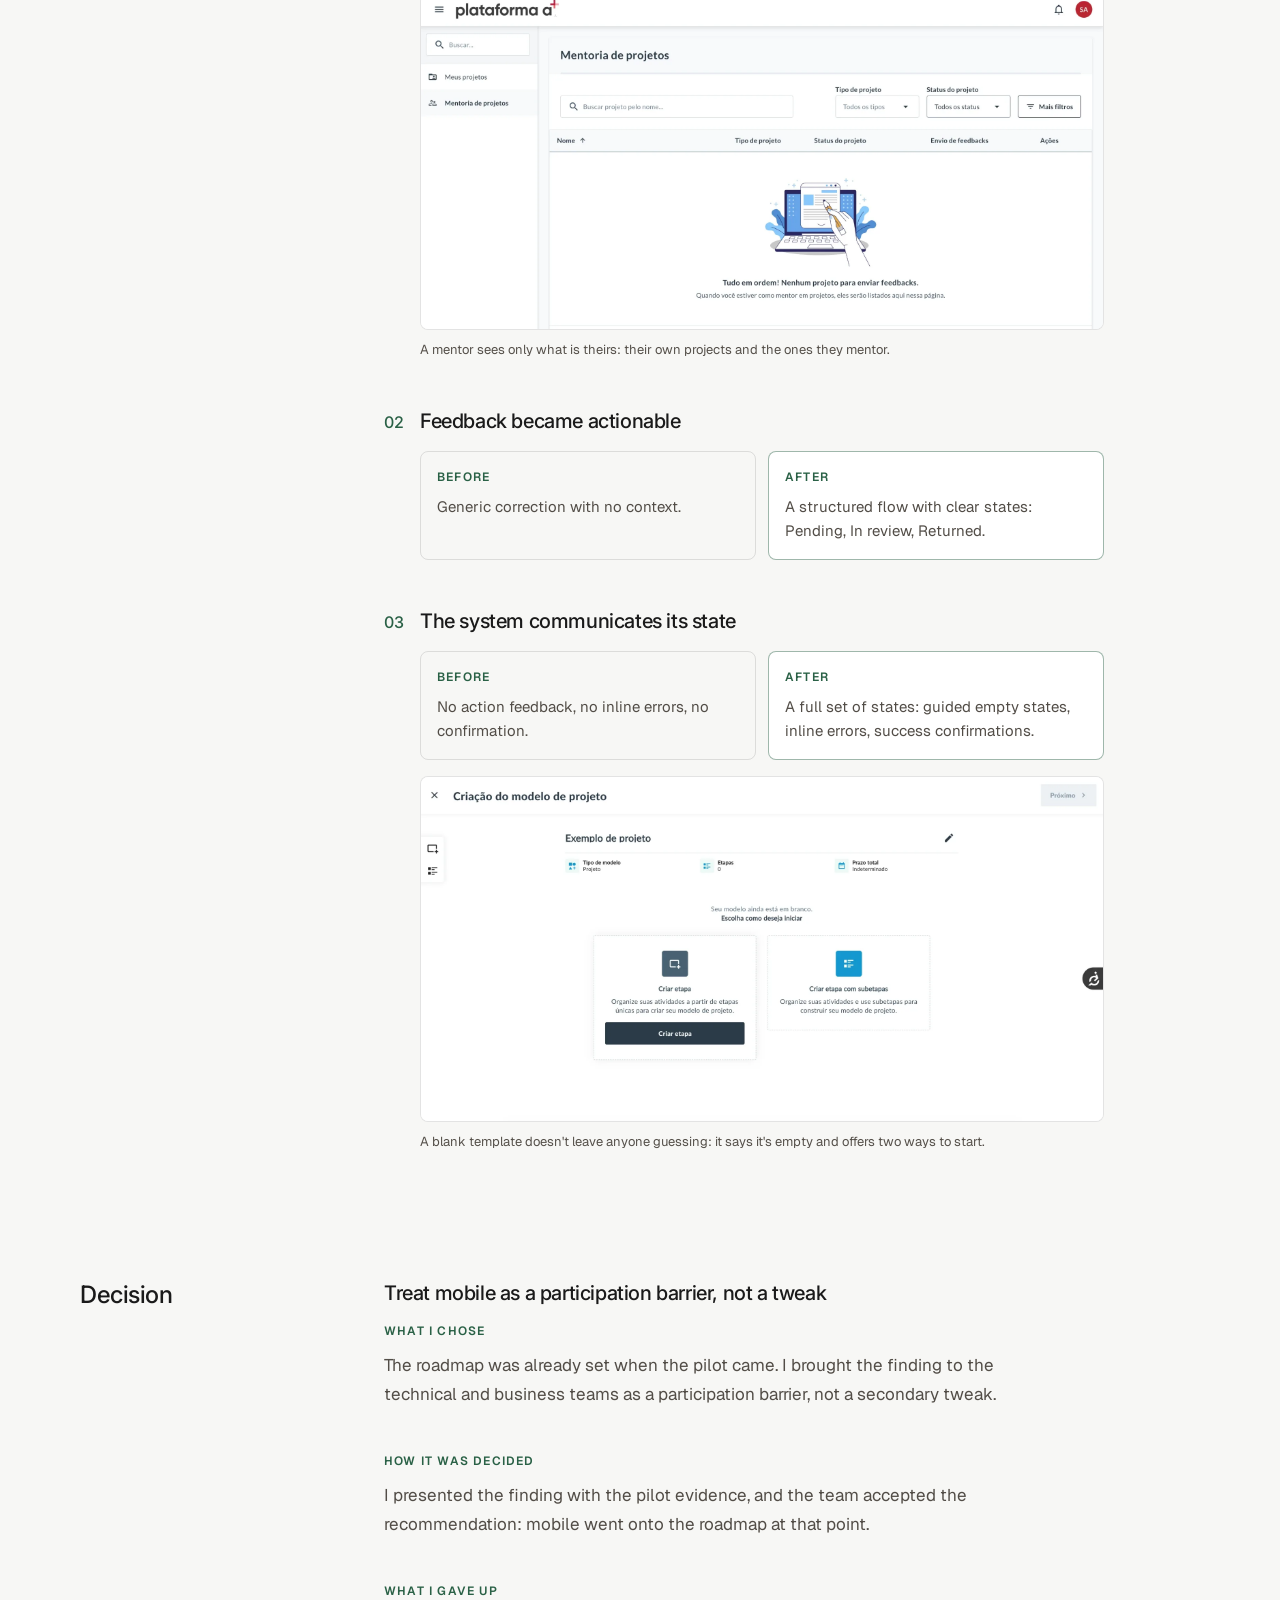
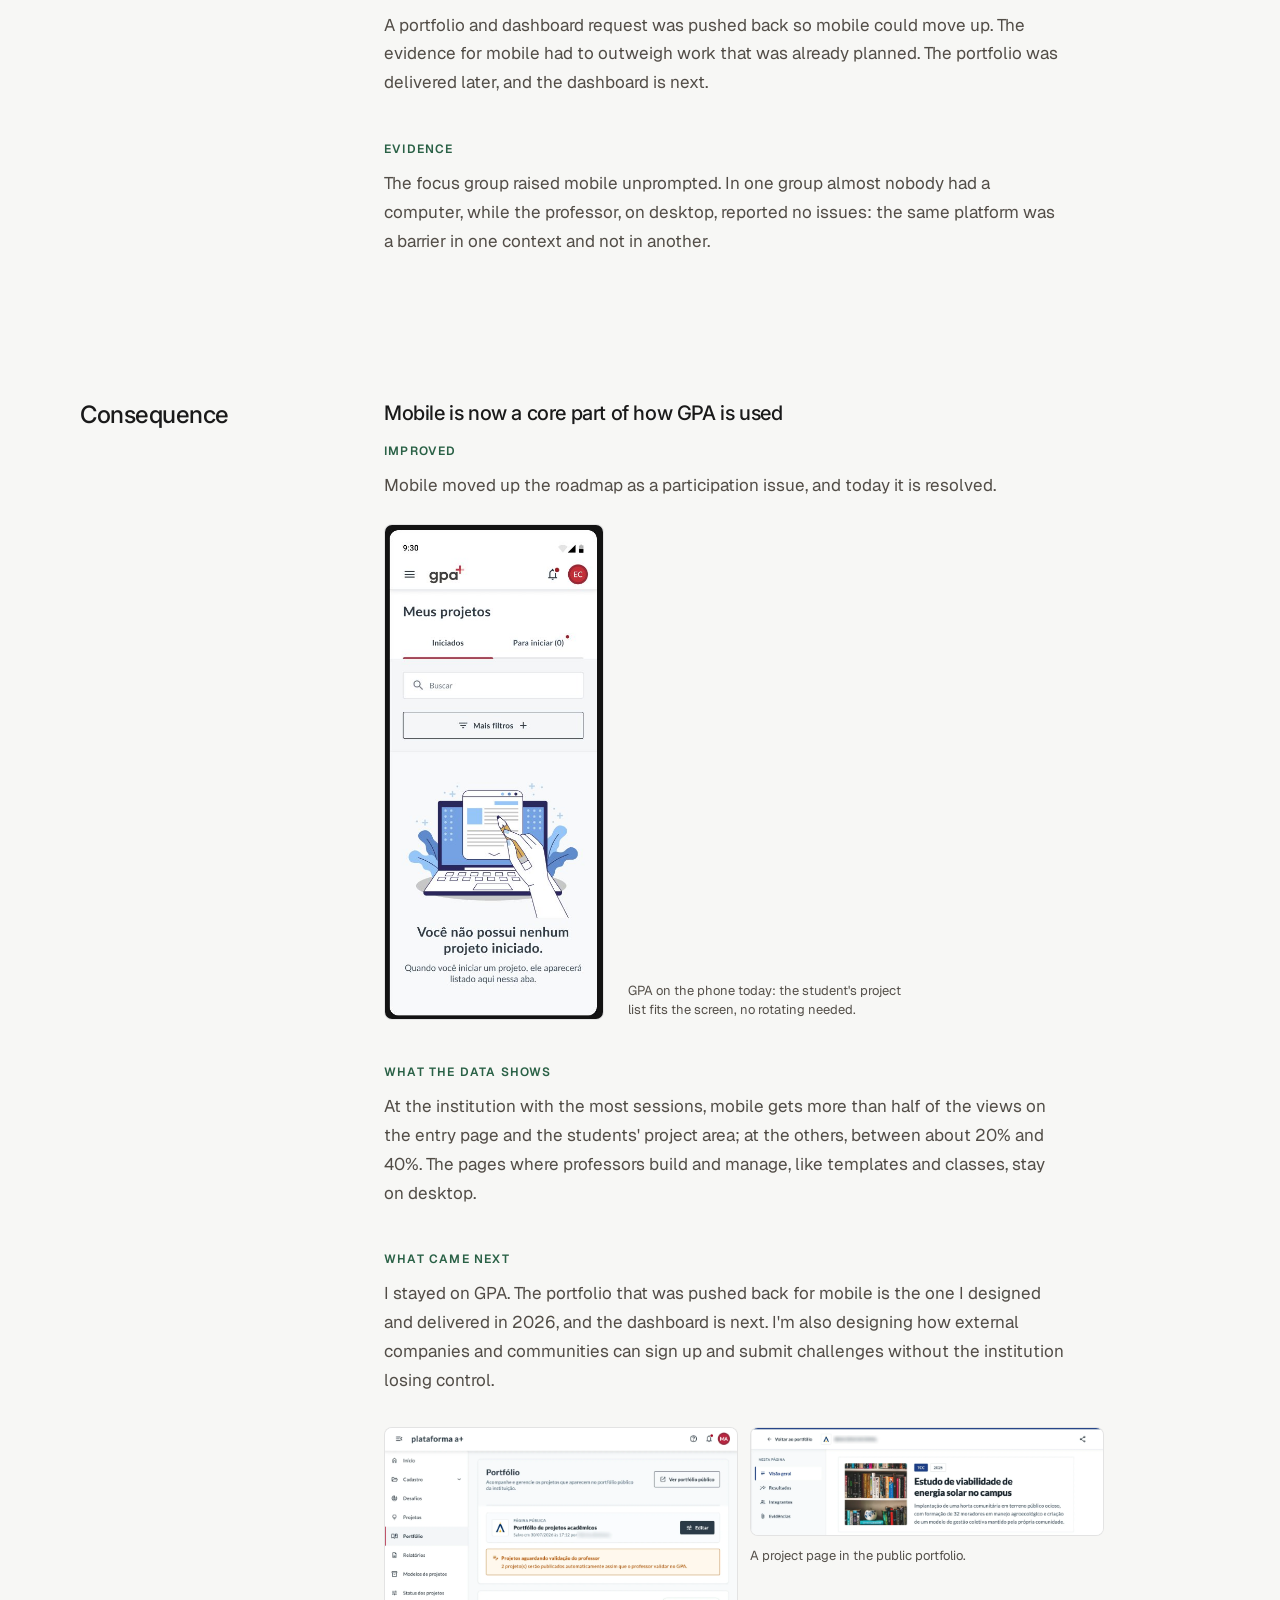
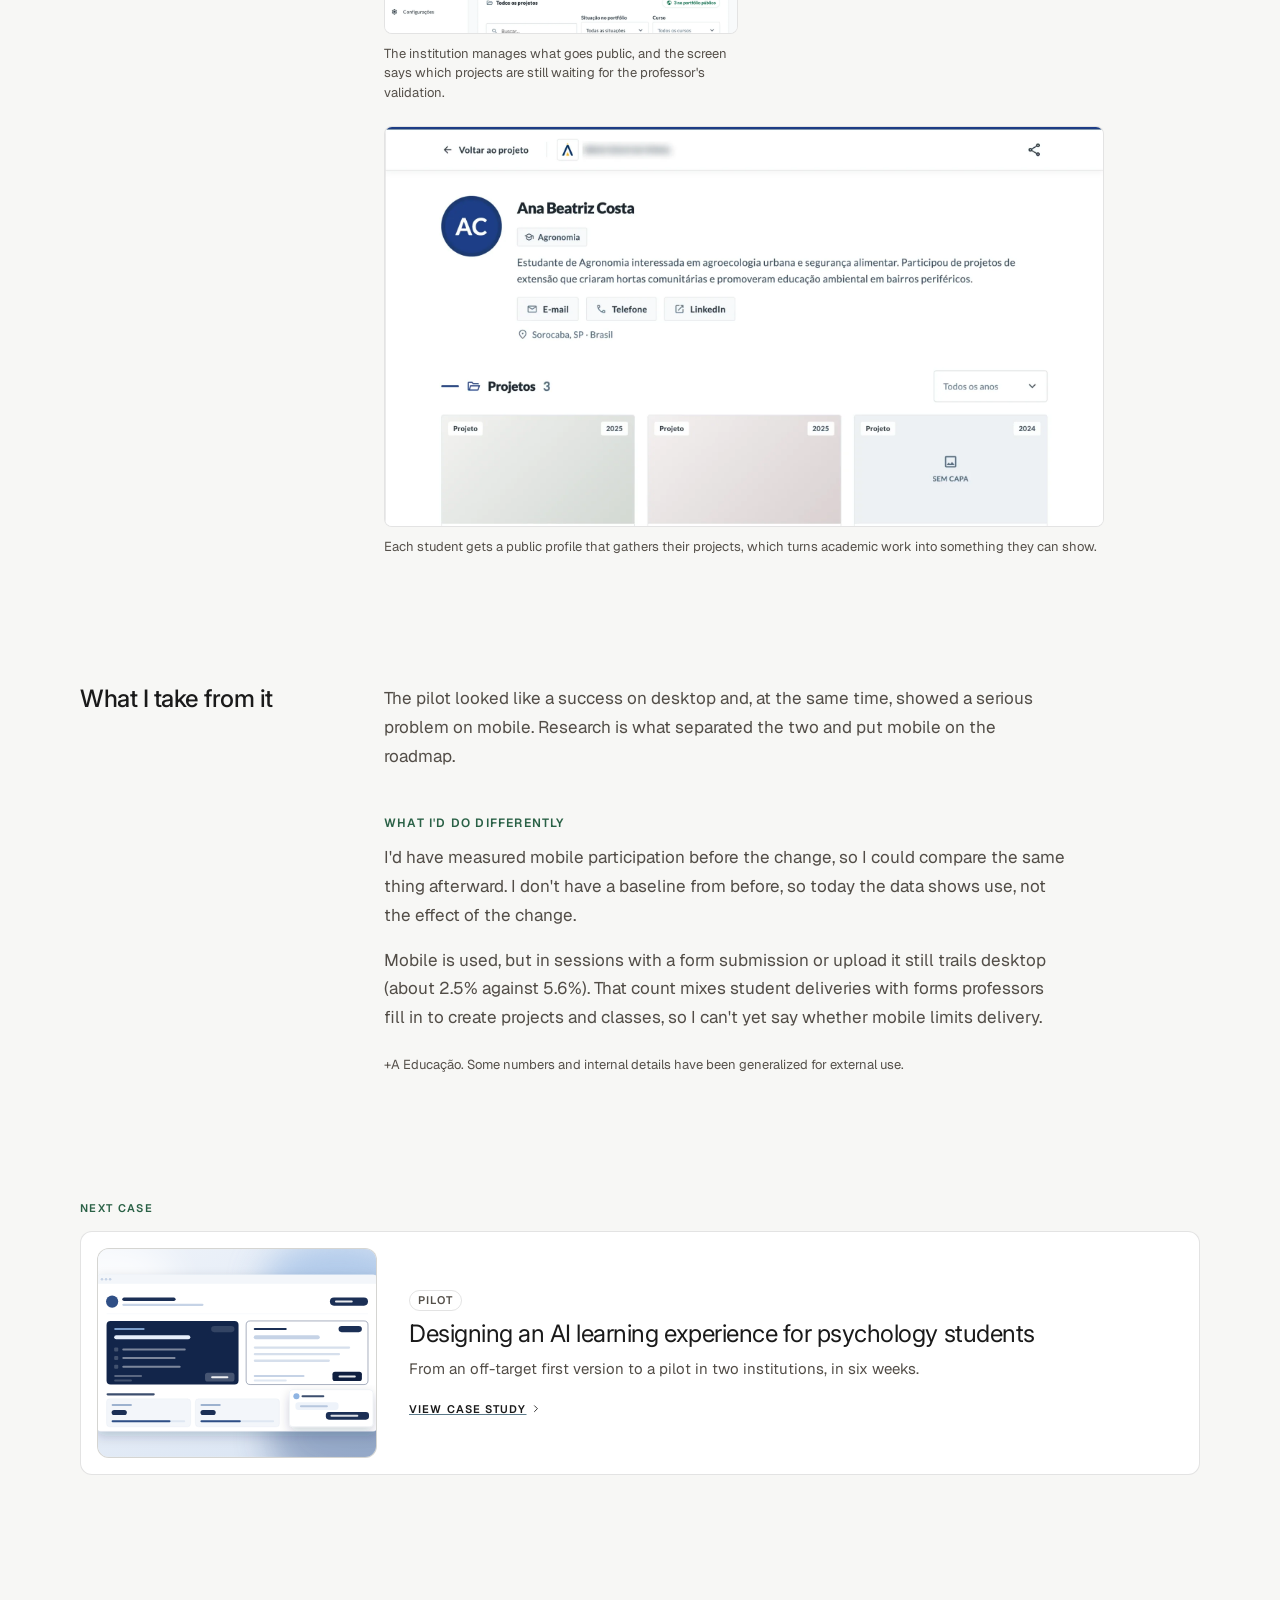
<file: portfolio-sara-cerutti/work/gpa-rebuild/index.html>
<!doctype html>
<html lang="en" data-lang="en">
<head>
  <meta charset="utf-8" />
  <meta name="viewport" content="width=device-width, initial-scale=1" />
  <title>Evolving GPA through research, Sara Cerutti</title>
  <link rel="icon" href="../../favicon.ico" sizes="any" />
  <link rel="icon" type="image/png" sizes="32x32" href="../../favicon-32.png" />
  <link rel="icon" type="image/png" sizes="192x192" href="../../favicon-192.png" />
  <link rel="apple-touch-icon" href="../../apple-touch-icon.png" />
  <meta name="description" content="The research showed where the new experience still broke in real use, and changed the product&#x27;s priority." />
  <meta name="theme-color" content="#f7f7f5" />
  <link rel="canonical" href="https://saracerutti.com/work/gpa-rebuild/" />
  <meta property="og:type" content="article" />
  <meta property="og:site_name" content="Sara Cerutti" />
  <meta property="og:title" content="Evolving GPA through research, a case study by Sara Cerutti" />
  <meta property="og:description" content="The research showed where the new experience still broke in real use, and changed the product&#x27;s priority." />
  <meta property="og:url" content="https://saracerutti.com/work/gpa-rebuild/" />
  <meta property="og:image" content="https://saracerutti.com/og/og-gpa.png" />
  <meta property="og:image:width" content="1200" />
  <meta property="og:image:height" content="630" />
  <meta property="og:image:alt" content="Case study: evolving GPA through research" />
  <meta property="og:locale" content="en_US" />
  <meta property="og:locale:alternate" content="pt_BR" />
  <meta name="twitter:card" content="summary_large_image" />
  <meta name="twitter:title" content="Evolving GPA through research, a case study by Sara Cerutti" />
  <meta name="twitter:description" content="The research showed where the new experience still broke in real use, and changed the product&#x27;s priority." />
  <meta name="twitter:image" content="https://saracerutti.com/og/og-gpa.png" />
  <link rel="preconnect" href="https://fonts.googleapis.com" />
  <link rel="preconnect" href="https://fonts.gstatic.com" crossorigin />
  <link href="https://fonts.googleapis.com/css2?family=Inter:wght@400;500;600&family=Geist:wght@400;500;600&family=Geist+Pixel&display=swap" rel="stylesheet" />
  <link rel="stylesheet" href="../../styles.css" />
  <link rel="stylesheet" href="../../v2.css" />
  <script type="text/javascript">
    (function(c,l,a,r,i,t,y){
        c[a]=c[a]||function(){(c[a].q=c[a].q||[]).push(arguments)};
        t=l.createElement(r);t.async=1;t.src="https://www.clarity.ms/tag/"+i;
        y=l.getElementsByTagName(r)[0];y.parentNode.insertBefore(t,y);
    })(window, document, "clarity", "script", "z1va2ycf0t");
  </script>
</head>
<body data-tone="gpa">
  <a class="skip-link" href="#main" data-i18n="skip">Skip to content</a>
  <div class="v2-bg" aria-hidden="true"></div>
  <header class="v2-top">
    <a class="v2-name" href="../../">Sara Cerutti</a>
    <div class="v2-links">
      <a class="about-link keep" href="../../resume.pdf" data-href-en="../../resume.pdf" data-href-pt="../../resume-pt.pdf" download="Sara-Cerutti-Resume.pdf" data-download-en="Sara-Cerutti-Resume.pdf" data-download-pt="Sara-Cerutti-Curriculo.pdf" data-i18n="resume">CV</a>
      <a class="about-link" href="https://www.linkedin.com/in/saramllr/" target="_blank" rel="noopener">LinkedIn</a>
      <a class="about-link" href="mailto:saracmuller@gmail.com">Email</a>
      <button class="lang-toggle" type="button" data-lang-toggle aria-label="Switch to Portuguese" data-i18n-label="langSwitch">
        <span data-lang-code="en" aria-hidden="true" class="is-active">EN</span>
        <span class="lang-sep" aria-hidden="true">/</span>
        <span data-lang-code="pt" aria-hidden="true">PT</span>
      </button>
    </div>
  </header>

  <main id="main" tabindex="-1" class="v2-main">
    <a class="v2-back" href="../../#work">
      <svg viewBox="0 0 16 16" fill="none" aria-hidden="true"><path d="M10 3L5 8l5 5" stroke="currentColor" stroke-width="1.5" stroke-linecap="round" stroke-linejoin="round"/></svg>
      <span data-i18n="back">Work</span>
    </a>

    <section class="v2-hero">
      <div class="v2-hero-row">
        <span class="v2-client">+A Educação &middot; GPA</span>
        <span class="status-tag" data-i18n="status">Live</span>
      </div>
      <h1 class="v2-title" data-i18n="title">Evolving GPA through research with students, professors, and coordinators</h1>
      <p class="v2-result" data-i18n="result">The research showed where the new experience still broke in real use, and changed the product's priority.</p>
      <ul class="v2-tags">
        <li class="v2-tag" data-i18n="tag1">Research</li>
        <li class="v2-tag" data-i18n="tag2">B2B SaaS</li>
        <li class="v2-tag">EdTech</li>
        <li class="v2-tag" data-i18n="tag4">Multi-profile</li>
      </ul>
    </section>

    <div class="v2-cover-stick">
      <img class="v2-media" src="screens/cover-real.webp" alt="The rebuilt GPA: the portfolio management screen, with the public page, a notice about projects waiting for validation and the list of projects." data-i18n-alt="coverAlt" style="aspect-ratio: 16 / 10; object-fit: cover;" />
    </div>

    <div class="v2-sheet">

    <section class="v2-block v2-intro">
      <div>
        <p class="v2-eyebrow">TL;DR</p>
        <p class="v2-text" data-i18n="tldr1">GPA was a legacy academic platform that worked for some profiles and broke for others. I ran heuristic, generative and pilot research before designing, rebuilt navigation, feedback and interface states, and used pilot evidence to move mobile up the roadmap.</p>
        <p class="v2-text" data-i18n="tldr2">Research had to happen inside a project under pressure to launch at any cost: a complex product, a team that changed direction many times, and studies left for later. When the pilot came, I used it to bring evidence back into the roadmap.</p>
      </div>
      <dl class="v2-meta">
        <div>
          <dt class="v2-eyebrow" data-i18n="metaRoleL">Role</dt>
          <dd>Product Designer</dd>
        </div>
        <div>
          <dt class="v2-eyebrow" data-i18n="metaTimeL">Timeline</dt>
          <dd data-i18n="metaTime">2024 to 2026</dd>
        </div>
        <div>
          <dt class="v2-eyebrow" data-i18n="metaMethodsL">Methods</dt>
          <dd data-i18n="metaMethods">Heuristic analysis, interviews, survey, production pilot</dd>
        </div>
        <div>
          <dt class="v2-eyebrow" data-i18n="metaProductL">Product</dt>
          <dd data-i18n="metaProduct">Academic project management, B2B SaaS</dd>
        </div>
      </dl>
    </section>

    <section class="v2-block v2-stats v2-stats--3" aria-label="Impact">
      <div>
        <p class="v2-stat-value">33%</p>
        <p class="v2-stat-label" data-i18n="ds1">of sessions come from mobile over the year</p>
      </div>
      <div>
        <p class="v2-stat-value">48%</p>
        <p class="v2-stat-label" data-i18n="ds2">from mobile in the busiest class months</p>
      </div>
      <div>
        <p class="v2-stat-value">26% / 31%</p>
        <p class="v2-stat-label" data-i18n="ds4">of sessions with frustration signals: fewer on mobile than on desktop</p>
      </div>
    </section>

    <section class="v2-block v2-section">
      <h2 class="v2-section-label" data-i18n="problemL">Problem</h2>
      <div class="v2-section-body">
        <h3 class="v2-subtitle" data-i18n="xProblemT">A platform that worked for some profiles and broke for others</h3>
        <p class="v2-text" data-i18n="xProblem">GPA was a legacy platform, built around the system's structure rather than the people using it. Students, professors and coordinators depend on it for opposite things, so the same screen could work for one and fail another. The team was still working out what it wanted: priorities changed often, the pressure was to launch at any cost, and research was left for later. My goal was to rebuild the experience from how each profile actually works, with decisions grounded in behavior.</p>
      </div>
    </section>

    <section class="v2-block v2-section">
      <h2 class="v2-section-label" data-i18n="researchL">Research</h2>
      <div class="v2-section-body">
        <h3 class="v2-subtitle" data-i18n="xResearchT">Mobile locked people out</h3>
        <div class="v2-sub">
          <p class="v2-eyebrow" data-i18n="methodL">Method, from broad to real</p>
          <ol class="v2-steps">
            <li data-i18n="step1">Heuristic analysis of the legacy product: status visibility, error prevention, recognition versus recall.</li>
            <li data-i18n="step2">Generative research: interviews and mental-model mapping of how students and professors organize academic work.</li>
            <li data-i18n="step3">A survey with 55 students, cross-checked with 3 interviews, to spot recurring patterns separate from the pilot.</li>
            <li data-i18n="step4">A production pilot: two classes (33 plus 26 students), about three months, with a focus group, the professor and the coordinator. According to the pilot lead, there were no support tickets.</li>
          </ol>
          <div class="v2-change-shot v2-wide-shot"><figure class="v2-figure"><img class="v2-shot" src="screens/discovery-board.jpg" width="1320" height="260" loading="lazy" alt="The discovery board: one frame per topic, from stakeholders, problem and pains to impact levers, risks, success measures, personas, references and next steps." data-i18n-alt="discAlt" /><figcaption data-i18n="discCap">The discovery board that organized the research: problem and pains, impact, risks, how to measure success, personas and references.</figcaption></figure></div>
          <figure hidden class="v2-figure">
            <div class="ph" role="img" aria-label="Image placeholder"><span data-i18n="phSurvey">Chart: the main patterns from the 55-student survey</span></div>
            <figcaption data-i18n="phSurveyCap">Suggested: one chart, the two or three patterns that shaped the decisions.</figcaption>
          </figure>
        </div>
        <div class="v2-sub">
          <p class="v2-eyebrow" data-i18n="insightsL">Key findings</p>
          <div class="v2-insights">
            <article class="v2-card">
              <div class="frag" aria-hidden="true">
                <div class="frag-field">
                  <span class="fbar frag-field-label"></span>
                  <span class="fbar soft" style="width: 92%"></span>
                  <span class="fbar soft" style="width: 80%"></span>
                  <span class="fbar soft" style="width: 56%"></span>
                </div>
              </div>
              <h3 data-i18n="in1t">The error had no address</h3>
              <p data-i18n="in1">The professor couldn't pinpoint the error inside a generic feedback field.</p>
            </article>
            <article class="v2-card">
              <div class="frag" aria-hidden="true">
                <div class="frag-chat">
                  <div class="frag-bubble"><span class="fbar" style="width: 70%"></span></div>
                  <div class="frag-bubble me"><span class="fbar" style="width: 48px"></span></div>
                  <div class="frag-bubble"><span class="fbar" style="width: 85%"></span></div>
                </div>
              </div>
              <h3 data-i18n="in2t">Correction happened outside the product</h3>
              <p data-i18n="in2">Without context in the product, correction spilled into WhatsApp and in-person meetings.</p>
            </article>
            <article class="v2-card">
              <div class="frag" aria-hidden="true">
                <div class="frag-phone">
                  <span class="fbar"></span>
                  <span class="fbar soft"></span>
                  <span class="fbar soft"></span>
                  <span class="fbar"></span>
                  <span class="fbar soft"></span>
                </div>
                <svg class="frag-rotate" viewBox="0 0 24 24" fill="none" stroke="currentColor" stroke-width="1.5" stroke-linecap="round" stroke-linejoin="round"><path d="M20 12a8 8 0 1 1-2.3-5.7"/><path d="M20 4v4h-4"/></svg>
              </div>
              <h3 data-i18n="in3t">Mobile locked people out</h3>
              <p data-i18n="in3">A locked screen, cut-off content, and having to rotate the phone to read.</p>
            </article>
            <article class="v2-card">
              <div class="frag" aria-hidden="true">
                <div class="frag-group">
                  <svg class="frag-laptop" viewBox="0 0 24 24" fill="none" stroke="currentColor" stroke-width="1.3" stroke-linecap="round" stroke-linejoin="round"><rect x="4" y="5" width="16" height="11" rx="1.5"/><path d="M2 19h20"/></svg>
                  <div class="frag-people"><span></span><span class="idle"></span><span class="idle"></span><span class="idle"></span></div>
                </div>
              </div>
              <h3 data-i18n="in4t">One laptop, one typist</h3>
              <p data-i18n="in4">In a group with almost no computers, one classmate centralized the typing and the rest participated less.</p>
            </article>
          </div>
        </div>
      </div>
    </section>

    <section class="v2-block v2-section">
      <h2 class="v2-section-label" data-i18n="changesL">What changed in the product</h2>
      <div class="v2-section-body">
        <div class="v2-compare" data-compare>
          <div class="v2-compare-tabs" role="tablist" aria-label="Setting up a project, before and after" data-i18n-label="xCompareL">
            <button class="v2-compare-tab" type="button" role="tab" id="cmp-before" aria-controls="cmp-before-panel" aria-selected="false" tabindex="-1">
              <span class="v2-eyebrow" data-i18n="beforeL">Before</span>
              <span class="v2-compare-text" data-i18n="legacyCap">Setting up a project meant a wall of Yes/No fields, with no word on what each one changed.</span>
            </button>
            <button class="v2-compare-tab is-after" type="button" role="tab" id="cmp-after" aria-controls="cmp-after-panel" aria-selected="true">
              <span class="v2-eyebrow" data-i18n="afterL">After</span>
              <span class="v2-compare-text" data-i18n="settingsCap">Each setting says what it does, and required items are marked.</span>
            </button>
          </div>
          <div class="v2-compare-panel" role="tabpanel" id="cmp-before-panel" aria-labelledby="cmp-before" hidden><img class="v2-shot" src="screens/legacy-template.jpg" width="1528" height="1461" loading="lazy" alt="The legacy form to create a project template: a long grid of Yes/No dropdowns, from enabling mentors to student and professor permissions." data-i18n-alt="legacyAlt" /></div>
          <div class="v2-compare-panel" role="tabpanel" id="cmp-after-panel" aria-labelledby="cmp-after"><img class="v2-shot" src="screens/project-settings.webp" width="1434" height="880" loading="lazy" alt="The new project settings: one card per option, each with a description, required items marked, and on/off toggles." data-i18n-alt="settingsAlt" /></div>
        </div>
        <div class="v2-change">
          <div class="v2-change-head">
            <span class="v2-num">01</span>
            <h3 class="v2-subtitle" data-i18n="ch1t">Navigation changes with each profile</h3>
          </div>
          <div class="v2-ba">
            <div>
              <p class="v2-eyebrow" data-i18n="beforeL">Before</p>
              <p data-i18n="ch1b">One interface for everyone, forcing people to memorize paths.</p>
            </div>
            <div class="after">
              <p class="v2-eyebrow" data-i18n="afterL">After</p>
              <p data-i18n="ch1a">Each profile accesses its own context, and the system anticipates priority tasks.</p>
            </div>
          </div>
          <div class="v2-change-shot"><figure class="v2-figure"><img class="v2-shot" src="screens/mentor.webp" width="2000" height="984" loading="lazy" alt="The mentor's view: a menu with only My projects and Project mentoring, and an empty state that explains what will appear there." data-i18n-alt="mentorAlt" /><figcaption data-i18n="mentorCap">A mentor sees only what is theirs: their own projects and the ones they mentor.</figcaption></figure>
          </div>
        </div>
        <div class="v2-change">
          <div class="v2-change-head">
            <span class="v2-num">02</span>
            <h3 class="v2-subtitle" data-i18n="ch2t">Feedback became actionable</h3>
          </div>
          <div class="v2-ba">
            <div>
              <p class="v2-eyebrow" data-i18n="beforeL">Before</p>
              <p data-i18n="ch2b">Generic correction with no context.</p>
            </div>
            <div class="after">
              <p class="v2-eyebrow" data-i18n="afterL">After</p>
              <p data-i18n="ch2a">A structured flow with clear states: Pending, In review, Returned.</p>
            </div>
          </div>
        </div>
        <div class="v2-change">
          <div class="v2-change-head">
            <span class="v2-num">03</span>
            <h3 class="v2-subtitle" data-i18n="ch3t">The system communicates its state</h3>
          </div>
          <div class="v2-ba">
            <div>
              <p class="v2-eyebrow" data-i18n="beforeL">Before</p>
              <p data-i18n="ch3b">No action feedback, no inline errors, no confirmation.</p>
            </div>
            <div class="after">
              <p class="v2-eyebrow" data-i18n="afterL">After</p>
              <p data-i18n="ch3a">A full set of states: guided empty states, inline errors, success confirmations.</p>
            </div>
          </div>
          <div class="v2-change-shot"><figure class="v2-figure"><img class="v2-shot" src="screens/template-start.webp" width="2000" height="1010" loading="lazy" alt="A new project template, still blank, offering two ways to start: create a stage, or a stage with sub-stages." data-i18n-alt="tplAlt" /><figcaption data-i18n="tplCap">A blank template doesn't leave anyone guessing: it says it's empty and offers two ways to start.</figcaption></figure>
          </div>
        </div>
      </div>
    </section>

    <section class="v2-block v2-section">
      <h2 class="v2-section-label" data-i18n="decisionL">Decision</h2>
      <div class="v2-section-body">
        <h3 class="v2-subtitle" data-i18n="decisionT">Treat mobile as a participation barrier, not a tweak</h3>
        <div class="v2-sub">
          <p class="v2-eyebrow" data-i18n="choseL">What I chose</p>
          <p class="v2-text" data-i18n="chose">The roadmap was already set when the pilot came. I brought the finding to the technical and business teams as a participation barrier, not a secondary tweak.</p>
        </div>
        <div class="v2-sub">
          <p class="v2-eyebrow" data-i18n="howL">How it was decided</p>
          <p class="v2-text" data-i18n="how">I presented the finding with the pilot evidence, and the team accepted the recommendation: mobile went onto the roadmap at that point.</p>
        </div>
        <div class="v2-sub">
          <p class="v2-eyebrow" data-i18n="gaveL">What I gave up</p>
          <p class="v2-text" data-i18n="gaveT">A portfolio and dashboard request was pushed back so mobile could move up. The evidence for mobile had to outweigh work that was already planned. The portfolio was delivered later, and the dashboard is next.</p>
        </div>
        <div class="v2-sub">
          <p class="v2-eyebrow" data-i18n="evidenceL">Evidence</p>
          <p class="v2-text" data-i18n="evidence">The focus group raised mobile unprompted. In one group almost nobody had a computer, while the professor, on desktop, reported no issues: the same platform was a barrier in one context and not in another.</p>
          <figure hidden class="v2-figure">
            <div class="ph tall" role="img" aria-label="Image placeholder"><span data-i18n="phMobile">Print: the mobile screen students saw in the pilot (locked, cut-off content)</span></div>
            <figcaption data-i18n="phMobileCap">The single strongest image this case could have.</figcaption>
          </figure>
        </div>
      </div>
    </section>

    <section class="v2-block v2-section">
      <h2 class="v2-section-label" data-i18n="consequenceL">Consequence</h2>
      <div class="v2-section-body">
        <h3 class="v2-subtitle" data-i18n="xResultT">Mobile is now a core part of how GPA is used</h3>
        <div class="v2-sub">
          <p class="v2-eyebrow" data-i18n="betterL">Improved</p>
          <p class="v2-text" data-i18n="better">Mobile moved up the roadmap as a participation issue, and today it is resolved.</p>
          <figure class="v2-figure v2-phone-row"><img class="v2-shot is-phone" src="screens/mobile-projects.jpg" width="420" height="952" loading="lazy" alt="GPA on a phone: My projects, with tabs, search, filters and an empty state that fits the screen." data-i18n-alt="mobAlt" /><figcaption data-i18n="mobCap">GPA on the phone today: the student's project list fits the screen, no rotating needed.</figcaption></figure>
        </div>
        <div class="v2-sub">
          <p class="v2-eyebrow" data-i18n="dataL">What the data shows</p>
          <p class="v2-text" data-i18n="data">At the institution with the most sessions, mobile gets more than half of the views on the entry page and the students' project area; at the others, between about 20% and 40%. The pages where professors build and manage, like templates and classes, stay on desktop.</p>
        </div>
        <div class="v2-sub">
          <p class="v2-eyebrow" data-i18n="nextStepL">What came next</p>
          <p class="v2-text" data-i18n="nextStep">I stayed on GPA. The portfolio that was pushed back for mobile is the one I designed and delivered in 2026, and the dashboard is next. I'm also designing how external companies and communities can sign up and submit challenges without the institution losing control.</p>
          <div class="v2-pair v2-today">
            <figure class="v2-figure"><img class="v2-shot" src="screens/portfolio-admin.webp" width="2000" height="1163" loading="lazy" alt="The portfolio management screen: the public page, a notice about projects waiting for validation, and the count of projects already public. The editor's name is blurred." data-i18n-alt="pfAdminAlt" /><figcaption data-i18n="pfAdminCap">The institution manages what goes public, and the screen says which projects are still waiting for the professor's validation.</figcaption></figure>
            <figure class="v2-figure"><img class="v2-shot" src="screens/portfolio-project.webp" width="2000" height="610" loading="lazy" alt="A project page in the public portfolio: cover image, type and year, title and summary, with a side index. The institution's name is blurred." data-i18n-alt="pfPubAlt" /><figcaption data-i18n="pfPubCap">A project page in the public portfolio.</figcaption></figure>
          </div>
          <div class="v2-change-shot v2-wide-shot"><figure class="v2-figure"><img class="v2-shot" src="screens/student-profile.webp" width="2000" height="1110" loading="lazy" alt="A student's public profile: name, course, a short bio, contact buttons, location and the list of their projects. The institution's name is blurred." data-i18n-alt="profAlt" /><figcaption data-i18n="profCap">Each student gets a public profile that gathers their projects, which turns academic work into something they can show.</figcaption></figure></div>
        </div>
      </div>
    </section>

    <section class="v2-block v2-section">
      <h2 class="v2-section-label" data-i18n="staysL">What I take from it</h2>
      <div class="v2-section-body">
        <p class="v2-text" data-i18n="stays2">The pilot looked like a success on desktop and, at the same time, showed a serious problem on mobile. Research is what separated the two and put mobile on the roadmap.</p>
        <div class="v2-sub v2-notes">
          <p class="v2-eyebrow" data-i18n="againL">What I'd do differently</p>
          <p class="v2-text" data-i18n="again">I'd have measured mobile participation before the change, so I could compare the same thing afterward. I don't have a baseline from before, so today the data shows use, not the effect of the change.</p>
          <p class="v2-text" style="margin-top: 12px;" data-i18n="stays3">Mobile is used, but in sessions with a form submission or upload it still trails desktop (about 2.5% against 5.6%). That count mixes student deliveries with forms professors fill in to create projects and classes, so I can't yet say whether mobile limits delivery.</p>
        </div>
        <p class="v2-caption" data-i18n="disclosure">+A Educação. Some numbers and internal details have been generalized for external use.</p>
      </div>
    </section>

    <section class="v2-block">
      <p class="v2-eyebrow" style="margin-bottom: 16px;" data-i18n="nextL">Next case</p>
      <a class="v2-next" href="../artemya/">
        <img class="v2-media" src="../artemya/cover.svg" alt="" style="aspect-ratio: 4 / 3; object-fit: cover;" />
        <div>
          <span class="status-tag" data-i18n="nextStatus">Pilot</span>
          <h3 data-i18n="nextTitle">Designing an AI learning experience for psychology students</h3>
          <p data-i18n="nextResult">From an off-target first version to a pilot in two institutions, in six weeks.</p>
          <span class="v2-cta">
            <span data-i18n="viewCase">View case study</span>
            <svg viewBox="0 0 16 16" fill="none" aria-hidden="true"><path d="M6 3l5 5-5 5" stroke="currentColor" stroke-width="1.5" stroke-linecap="round" stroke-linejoin="round"/></svg>
          </span>
        </div>
      </a>
    </section>
    </div>
  </main>

  <svg width="0" height="0" style="position:absolute" aria-hidden="true" focusable="false">
    <filter id="liquid-lens" x="0" y="0" width="100%" height="100%" color-interpolation-filters="sRGB">
      <feImage preserveAspectRatio="none" result="map" href="data:image/svg+xml;utf8,%3Csvg xmlns='http://www.w3.org/2000/svg' width='200' height='80'%3E%3Cdefs%3E%3ClinearGradient id='r' x1='0' y1='0' x2='1' y2='0'%3E%3Cstop offset='0' stop-color='rgb(0,128,0)'/%3E%3Cstop offset='0.18' stop-color='rgb(128,128,0)'/%3E%3Cstop offset='0.82' stop-color='rgb(128,128,0)'/%3E%3Cstop offset='1' stop-color='rgb(255,128,0)'/%3E%3C/linearGradient%3E%3ClinearGradient id='g' x1='0' y1='0' x2='0' y2='1'%3E%3Cstop offset='0' stop-color='rgb(128,0,0)'/%3E%3Cstop offset='0.3' stop-color='rgb(128,128,0)'/%3E%3Cstop offset='0.7' stop-color='rgb(128,128,0)'/%3E%3Cstop offset='1' stop-color='rgb(128,255,0)'/%3E%3C/linearGradient%3E%3C/defs%3E%3Crect width='200' height='80' fill='url(%23r)'/%3E%3Crect width='200' height='80' fill='url(%23g)' style='mix-blend-mode:multiply'/%3E%3C/svg%3E"/>
      <feDisplacementMap in="SourceGraphic" in2="map" scale="28" xChannelSelector="R" yChannelSelector="G"/>
    </filter>
  </svg>
  <nav class="dock" aria-label="Main">
    <div class="dock-bar">
      <a class="dock-item" href="../../#work" aria-current="page">
        <span class="dock-icon dock-icon--folder" aria-hidden="true"><svg viewBox="0 0 45 45"><rect width="45" height="45" rx="10" fill="#6aa8ec"/><rect width="45" height="22" rx="10" fill="#7fb6f0"/><rect y="12" width="45" height="10" fill="#7fb6f0"/><rect x="0.5" y="0.5" width="44" height="44" rx="9.5" fill="none" stroke="#ffffff" stroke-opacity=".45"/><path d="M10 14.5a2.5 2.5 0 0 1 2.5-2.5h6.3a2.5 2.5 0 0 1 1.9.9l1.6 1.9h10.2a2.5 2.5 0 0 1 2.5 2.5v2H10z" fill="#d6e8fc"/><rect x="10" y="17" width="25" height="16" rx="2.5" fill="#ffffff"/></svg></span>
        <span class="dock-label" data-i18n="dockWork">Work</span>
      </a>
      <a class="dock-item" href="../../experiments/">
        <span class="dock-icon dock-icon--lab" aria-hidden="true"><svg viewBox="0 0 45 45"><rect width="45" height="45" rx="10" fill="#ec8db1"/><rect width="45" height="22" rx="10" fill="#f19fbe"/><rect y="12" width="45" height="10" fill="#f19fbe"/><rect x="0.5" y="0.5" width="44" height="44" rx="9.5" fill="none" stroke="#ffffff" stroke-opacity=".45"/><rect x="17.5" y="10" width="10" height="2.4" rx="1.2" fill="#ffffff"/><path d="M19.5 12.4h6v6.4l6.3 11.4A2.4 2.4 0 0 1 29.7 34H15.3a2.4 2.4 0 0 1-2.1-3.8l6.3-11.4z" fill="#fde4ee"/><path d="M16.1 25h12.8l2.9 5.2A2.4 2.4 0 0 1 29.7 34H15.3a2.4 2.4 0 0 1-2.1-3.8z" fill="#ffffff"/></svg></span>
        <span class="dock-label" data-i18n="dockExperiments">Experiments</span>
      </a>
      <a class="dock-item" href="../../about/">
        <span class="dock-icon dock-icon--profile" aria-hidden="true"><svg viewBox="0 0 45 45"><rect width="45" height="45" rx="10" fill="#5fbba4"/><rect width="45" height="22" rx="10" fill="#72c7b1"/><rect y="12" width="45" height="10" fill="#72c7b1"/><rect x="0.5" y="0.5" width="44" height="44" rx="9.5" fill="none" stroke="#ffffff" stroke-opacity=".45"/><rect x="11" y="9" width="23" height="27" rx="2" fill="#ffffff"/><rect x="13.5" y="11.5" width="18" height="16" rx="1" fill="#bfe7dc"/><circle cx="27.3" cy="15.4" r="2.1" fill="#f7cf5c"/><path d="M13.5 27.5 19.5 19.5l4.2 4.8 2.4-2.6 5.4 5.8z" fill="#3e9a84"/></svg></span>
        <span class="dock-label" data-i18n="dockAbout">About</span>
      </a>
    </div>
  </nav>

  <script src="../../v2.js"></script>
  <script>
    initV2({
      en: {
        xCompareL: "Setting up a project, before and after",
        xProblemT: "A platform that worked for some profiles and broke for others",
        xProblem: "GPA was a legacy platform, built around the system's structure rather than the people using it. Students, professors and coordinators depend on it for opposite things, so the same screen could work for one and fail another. The team was still working out what it wanted: priorities changed often, the pressure was to launch at any cost, and research was left for later. My goal was to rebuild the experience from how each profile actually works, with decisions grounded in behavior.",
        xResearchT: "Mobile locked people out",
        xResultT: "Mobile is now a core part of how GPA is used",
        xMoreSum: "What I'd do differently, and what the data doesn't show yet",
        discAlt: "The discovery board: one frame per topic, from stakeholders, problem and pains to impact levers, risks, success measures, personas, references and next steps.",
        discCap: "The discovery board that organized the research: problem and pains, impact, risks, how to measure success, personas and references.",
        profAlt: "A student's public profile: name, course, a short bio, contact buttons, location and the list of their projects. The institution's name is blurred.",
        profCap: "Each student gets a public profile that gathers their projects, which turns academic work into something they can show.",
        legacyAlt: "The legacy form to create a project template: a long grid of Yes/No dropdowns, from enabling mentors to student and professor permissions.",
        legacyCap: "Setting up a project meant a wall of Yes/No fields, with no word on what each one changed.",
        settingsAlt: "The new project settings: one card per option, each with a description, required items marked, and on/off toggles.",
        settingsCap: "Each setting says what it does, and required items are marked.",
        mentorAlt: "The mentor's view: a menu with only My projects and Project mentoring, and an empty state that explains what will appear there.",
        mentorCap: "A mentor sees only what is theirs: their own projects and the ones they mentor.",
        tplAlt: "A new project template, still blank, offering two ways to start: create a stage, or a stage with sub-stages.",
        tplCap: "A blank template doesn't leave anyone guessing: it says it's empty and offers two ways to start.",
        mobAlt: "GPA on a phone: My projects, with tabs, search, filters and an empty state that fits the screen.",
        mobCap: "GPA on the phone today: the student's project list fits the screen, no rotating needed.",
        pfAdminAlt: "The portfolio management screen: the public page, a notice about projects waiting for validation, and the count of projects already public. The editor's name is blurred.",
        pfAdminCap: "The institution manages what goes public, and the screen says which projects are still waiting for the professor's validation.",
        pfPubAlt: "A project page in the public portfolio: cover image, type and year, title and summary, with a side index. The institution's name is blurred.",
        pfPubCap: "A project page in the public portfolio.",
        phSurvey: "Chart: the main patterns from the 55-student survey",
        phSurveyCap: "Suggested: one chart, the two or three patterns that shaped the decisions.",
        ph1b: "Print: legacy navigation, the same for every profile", ph1a: "Print: navigation by profile",
        ph2b: "Print: the generic correction field", ph2a: "Print: the feedback flow with Pending, In review, Returned",
        ph3b: "Print: a legacy action with no feedback", ph3a: "Print: empty state, inline error and success confirmation",
        phMobile: "Print: the mobile screen students saw in the pilot (locked, cut-off content)",
        phMobileCap: "The single strongest image this case could have.",
        status: "Live",
        title: "Evolving GPA through research with students, professors, and coordinators",
        result: "The research showed where the new experience still broke in real use, and changed the product's priority.",
        tag1: "Research", tag2: "B2B SaaS", tag4: "Multi-profile",
        coverAlt: "The rebuilt GPA: the portfolio management screen, with the public page, a notice about projects waiting for validation and the list of projects.",
        tldr1: "GPA was a legacy academic platform that worked for some profiles and broke for others. I ran heuristic, generative and pilot research before designing, rebuilt navigation, feedback and interface states, and used pilot evidence to move mobile up the roadmap.",
        tldr2: "Research had to happen inside a project under pressure to launch at any cost: a complex product, a team that changed direction many times, and studies left for later. When the pilot came, I used it to bring evidence back into the roadmap.",
        metaRoleL: "Role", metaTimeL: "Timeline", metaMethodsL: "Methods", metaProductL: "Product",
        metaMethods: "Heuristic analysis, interviews, survey, production pilot",
        metaProduct: "Academic project management, B2B SaaS",
        stat1: "students across two classes in the production pilot",
        stat2: "support tickets identified during the pilot, per the pilot lead's account",
        stat3: "students surveyed, cross-checked with 3 interviews",
        stat4: "users / institutions in production today",
        pendingShort: "[to confirm]",
        problemL: "Problem", contextL: "Context", conflictL: "Conflict", goalL: "Goal",
        context: "GPA was a legacy platform: stable enough to run, but built around the system's structure, not the people using it. Student, professor and coordinator depend on the same system for opposite things, and the same screen could feel great to one and unworkable to another.",
        conflict: "GPA was complex, and the team was still working out what it wanted: priorities changed often, the pressure was to launch at any cost, and research was left for later. When the pilot came, it looked like a success: the desktop experience was clear, and students said they'd use it again. But the focus group pointed, unprompted, to mobile, and the roadmap was already set.",
        goal: "Rebuild the experience from how each profile actually works, not how the system was assembled, with decisions grounded in behavior rather than intuition.",
        researchL: "Research", methodL: "Method, from broad to real", insightsL: "Key findings",
        step1: "Heuristic analysis of the legacy product: status visibility, error prevention, recognition versus recall.",
        step2: "Generative research: interviews and mental-model mapping of how students and professors organize academic work.",
        step3: "A survey with 55 students, cross-checked with 3 interviews, to spot recurring patterns separate from the pilot.",
        step4: "A production pilot: two classes (33 plus 26 students), about three months, with a focus group, the professor and the coordinator. According to the pilot lead, there were no support tickets.",
        in1t: "The error had no address", in1: "The professor couldn't pinpoint the error inside a generic feedback field.",
        in2t: "Correction happened outside the product", in2: "Without context in the product, correction spilled into WhatsApp and in-person meetings.",
        in3t: "Mobile locked people out", in3: "A locked screen, cut-off content, and having to rotate the phone to read.",
        in4t: "One laptop, one typist", in4: "In a group with almost no computers, one classmate centralized the typing and the rest participated less.",
        changesL: "What changed in the product", beforeL: "Before", afterL: "After",
        ch1t: "Navigation changes with each profile",
        ch1b: "One interface for everyone, forcing people to memorize paths.",
        ch1a: "Each profile accesses its own context, and the system anticipates priority tasks.",
        ch2t: "Feedback became actionable",
        ch2b: "Generic correction with no context.",
        ch2a: "A structured flow with clear states: Pending, In review, Returned.",
        ch3t: "The system communicates its state",
        ch3b: "No action feedback, no inline errors, no confirmation.",
        ch3a: "A full set of states: guided empty states, inline errors, success confirmations.",
        decisionL: "Decision", decisionT: "Treat mobile as a participation barrier, not a tweak",
        choseL: "What I chose",
        chose: "The roadmap was already set when the pilot came. I brought the finding to the technical and business teams as a participation barrier, not a secondary tweak.",
        howL: "How it was decided",
        how: "I presented the finding with the pilot evidence, and the team accepted the recommendation: mobile went onto the roadmap at that point.",
        gaveL: "What I gave up", gaveT: "A portfolio and dashboard request was pushed back so mobile could move up. The evidence for mobile had to outweigh work that was already planned. The portfolio was delivered later, and the dashboard is next.",
        evidenceL: "Evidence",
        evidence: "The focus group raised mobile unprompted. In one group almost nobody had a computer, while the professor, on desktop, reported no issues: the same platform was a barrier in one context and not in another.",
        consequenceL: "Consequence", betterL: "Improved",  againL: "What I'd do differently",
        better: "Mobile moved up the roadmap as a participation issue, and today it is resolved.",
        metaTime: "2024 to 2026",
        ds1: "of sessions come from mobile over the year",
        ds2: "from mobile in the busiest class months",
        ds4: "of sessions with frustration signals: fewer on mobile than on desktop",
        nextStepL: "What came next",
        nextStep: "I stayed on GPA. The portfolio that was pushed back for mobile is the one I designed and delivered in 2026, and the dashboard is next. I'm also designing how external companies and communities can sign up and submit challenges without the institution losing control.",
        dataL: "What the data shows",
        data: "At the institution with the most sessions, mobile gets more than half of the views on the entry page and the students' project area; at the others, between about 20% and 40%. The pages where professors build and manage, like templates and classes, stay on desktop.",
        again: "I'd have measured mobile participation before the change, so I could compare the same thing afterward. I don't have a baseline from before, so today the data shows use, not the effect of the change.",
        staysL: "What I take from it",
        stays2: "The pilot looked like a success on desktop and, at the same time, showed a serious problem on mobile. Research is what separated the two and put mobile on the roadmap.",
        stays3: "Mobile is used, but in sessions with a form submission or upload it still trails desktop (about 2.5% against 5.6%). That count mixes student deliveries with forms professors fill in to create projects and classes, so I can't yet say whether mobile limits delivery.",
        disclosure: "+A Educação. Some numbers and internal details have been generalized for external use.",
        nextL: "Next case", nextStatus: "Pilot",
        nextTitle: "Designing an AI learning experience for psychology students",
        nextResult: "From an off-target first version to a pilot in two institutions, in six weeks.",
        viewCase: "View case study"
      },
      pt: {
        xCompareL: "Configurar um projeto, antes e depois",
        xProblemT: "Uma plataforma que funcionava para alguns perfis e quebrava para outros",
        xProblem: "O GPA era uma plataforma legada, construída em torno da estrutura do sistema, não das pessoas que a usavam. Estudantes, professores e coordenadores dependem dela para coisas opostas, então a mesma tela podia funcionar para um e falhar para outro. O time ainda estava descobrindo o que queria: as prioridades mudavam com frequência, a pressão era lançar a qualquer custo e a pesquisa ficou para depois. Meu objetivo era reconstruir a experiência a partir de como cada perfil realmente trabalha, com decisões baseadas em comportamento.",
        xResearchT: "O celular deixava gente de fora",
        xResultT: "Hoje o celular é parte central do uso do GPA",
        xMoreSum: "O que eu faria diferente, e o que os dados ainda não mostram",
        discAlt: "O quadro de discovery: um frame por tema, de stakeholders, problema e dores a alavancas de impacto, riscos, medidas de sucesso, personas, referências e próximos passos.",
        discCap: "O quadro de discovery que organizou a pesquisa: problema e dores, impacto, riscos, como medir o sucesso, personas e referências.",
        profAlt: "O perfil público de uma estudante: nome, curso, uma bio curta, botões de contato, cidade e a lista dos projetos dela. O nome da instituição está borrado.",
        profCap: "Cada estudante ganha um perfil público que reúne seus projetos, o que transforma o trabalho acadêmico em algo que dá para mostrar.",
        legacyAlt: "O formulário legado para criar um modelo de projeto: uma grade longa de listas Sim/Não, de habilitar mentores a permissões de estudantes e professores.",
        legacyCap: "Configurar um projeto era uma parede de campos Sim/Não, sem dizer o que cada um mudava.",
        settingsAlt: "As novas configurações do projeto: um card por opção, cada um com descrição, itens obrigatórios marcados e chaves de ligar e desligar.",
        settingsCap: "Cada configuração diz o que faz, e os itens obrigatórios ficam marcados.",
        mentorAlt: "A visão de quem é mentor: um menu só com Meus projetos e Mentoria de projetos, e um estado vazio que explica o que vai aparecer ali.",
        mentorCap: "Quem é mentor vê só o que é seu: os próprios projetos e os que acompanha.",
        tplAlt: "Um modelo de projeto novo, ainda em branco, com dois jeitos de começar: criar uma etapa, ou uma etapa com subetapas.",
        tplCap: "Um modelo em branco não deixa ninguém adivinhando: avisa que está vazio e oferece dois jeitos de começar.",
        mobAlt: "O GPA no celular: Meus projetos, com abas, busca, filtros e um estado vazio que cabe na tela.",
        mobCap: "O GPA no celular hoje: a lista de projetos do estudante cabe na tela, sem precisar girar o aparelho.",
        pfAdminAlt: "A tela de gestão do portfólio: a página pública, um aviso sobre projetos aguardando validação e a contagem de projetos já públicos. O nome de quem editou está borrado.",
        pfAdminCap: "A instituição gerencia o que vai a público, e a tela avisa quais projetos ainda aguardam a validação do professor.",
        pfPubAlt: "A página de um projeto no portfólio público: capa, tipo e ano, título e resumo, com um índice lateral. O nome da instituição está borrado.",
        pfPubCap: "A página de um projeto no portfólio público.",
        phSurvey: "Gráfico: os principais padrões do survey com 55 estudantes",
        phSurveyCap: "Sugestão: um gráfico só, com os dois ou três padrões que guiaram as decisões.",
        ph1b: "Print: navegação legada, igual para todo perfil", ph1a: "Print: navegação por perfil",
        ph2b: "Print: o campo de correção genérico", ph2a: "Print: o fluxo de feedback com Pendente, Em revisão, Devolvido",
        ph3b: "Print: uma ação no legado sem nenhum feedback", ph3a: "Print: estado vazio, erro inline e confirmação de sucesso",
        phMobile: "Print: a tela mobile que os estudantes viam no piloto (travada, conteúdo cortado)",
        phMobileCap: "A imagem mais forte que este case poderia ter.",
        status: "No ar",
        title: "Evoluindo o GPA a partir de pesquisa com estudantes, professores e coordenadores",
        result: "A pesquisa mostrou onde a nova experiência ainda quebrava no uso real, e mudou a prioridade do produto.",
        tag1: "Pesquisa", tag2: "SaaS B2B", tag4: "Multiperfil",
        coverAlt: "O GPA reconstruído: a tela de gestão do portfólio, com a página pública, um aviso sobre projetos aguardando validação e a lista de projetos.",
        tldr1: "O GPA era uma plataforma acadêmica legada que funcionava para alguns perfis e quebrava para outros. Conduzi pesquisa heurística, generativa e de piloto antes de desenhar, reconstruí navegação, feedback e estados de interface, e usei a evidência do piloto para subir o mobile no roadmap.",
        tldr2: "A pesquisa precisou acontecer dentro de um projeto pressionado a lançar a qualquer custo: um produto complexo, um time que mudou de direção muitas vezes e estudos deixados para depois. Quando o piloto veio, usei-o para trazer evidência de volta ao roadmap.",
        metaRoleL: "Papel", metaTimeL: "Período", metaMethodsL: "Métodos", metaProductL: "Produto",
        metaMethods: "Análise heurística, entrevistas, survey, piloto em produção",
        metaProduct: "Gestão de projetos acadêmicos, SaaS B2B",
        stat1: "estudantes em duas turmas no piloto em produção",
        stat2: "chamados de suporte identificados durante o piloto, segundo relato do líder do piloto",
        stat3: "estudantes pesquisados, cruzado com 3 entrevistas",
        stat4: "usuários / IES em produção hoje",
        pendingShort: "[a confirmar]",
        problemL: "Problema", contextL: "Contexto", conflictL: "Conflito", goalL: "Objetivo",
        context: "O GPA era uma plataforma legada: estável o suficiente para rodar, mas construída em torno da estrutura do sistema, não das pessoas que a usavam. Estudante, professor e coordenador dependem do mesmo sistema para coisas opostas, e a mesma tela podia parecer ótima para um e inviável para outro.",
        conflict: "O GPA era complexo, e o time ainda estava descobrindo o que queria: as prioridades mudavam com frequência, a pressão era lançar a qualquer custo, e a pesquisa ficou para depois. Quando o piloto veio, parecia um sucesso: a experiência no desktop era clara, e os estudantes disseram que usariam de novo. Mas o grupo focal apontou, espontaneamente, o mobile, e o roadmap já estava definido.",
        goal: "Reconstruir a experiência a partir de como cada perfil realmente trabalha, não de como o sistema foi montado, com decisões fundamentadas em comportamento, não em intuição.",
        researchL: "Pesquisa", methodL: "Método, do amplo ao real", insightsL: "Principais achados",
        step1: "Análise heurística do legado: visibilidade de status, prevenção de erro, reconhecimento versus memorização.",
        step2: "Pesquisa generativa: entrevistas e mapeamento de modelo mental sobre como estudantes e professores organizam o trabalho acadêmico.",
        step3: "Um questionário com 55 estudantes, cruzado com 3 entrevistas, para identificar padrões recorrentes fora do piloto.",
        step4: "Um piloto em produção: duas turmas (33 mais 26 estudantes), cerca de três meses, com grupo focal, a professora e o coordenador. Segundo o responsável pelo piloto, não houve chamados de suporte.",
        in1t: "O erro não tinha endereço", in1: "A professora não conseguia localizar o erro num campo de feedback genérico.",
        in2t: "A correção acontecia fora do produto", in2: "Sem contexto no produto, a correção ia para o WhatsApp e para o presencial.",
        in3t: "O celular deixava gente de fora", in3: "Tela travada, conteúdo cortado e precisar girar o telefone para ler.",
        in4t: "Um notebook, um digitador", in4: "Num grupo quase sem computador, um colega centralizava a digitação e o resto participava menos.",
        changesL: "O que mudou no produto", beforeL: "Antes", afterL: "Depois",
        ch1t: "A navegação muda conforme o perfil",
        ch1b: "Uma interface só, igual para todos, forçando o usuário a decorar caminhos.",
        ch1a: "Cada perfil acessa o próprio contexto, e o sistema antecipa as tarefas prioritárias.",
        ch2t: "O feedback ficou acionável",
        ch2b: "Correção genérica, sem contexto.",
        ch2a: "Um fluxo estruturado, com estados claros: Pendente, Em revisão, Devolvido.",
        ch3t: "O sistema comunica seu estado",
        ch3b: "Nenhum feedback de ação, nenhum erro inline, nenhuma confirmação.",
        ch3a: "Um conjunto completo de estados: vazios com orientação, erros inline, confirmações de sucesso.",
        decisionL: "Decisão", decisionT: "Tratar o mobile como barreira de participação, não como ajuste",
        choseL: "O que escolhi",
        chose: "O roadmap já estava definido quando o piloto veio. Levei o achado ao time técnico e de negócio como uma barreira de participação, não um ajuste secundário.",
        howL: "Como foi decidido",
        how: "Apresentei o achado com a evidência do piloto, e o time aceitou a recomendação: o mobile entrou no roadmap naquele momento.",
        gaveL: "Do que abri mão", gaveT: "Uma demanda de portfólio e dashboard ficou para depois para o mobile subir. A evidência do mobile precisou pesar mais que um trabalho já planejado. O portfólio foi entregue depois, e o dashboard é o próximo.",
        evidenceL: "Evidência",
        evidence: "O grupo focal trouxe o mobile espontaneamente. Num dos grupos quase ninguém tinha computador, enquanto a professora, no desktop, não relatou nenhum problema: a mesma plataforma era barreira num contexto e não no outro.",
        consequenceL: "Consequência", betterL: "Melhorou",  againL: "Faria diferente",
        better: "O mobile subiu no roadmap como questão de participação, e hoje está resolvido.",
        metaTime: "2024 a 2026",
        ds1: "das sessões vêm do celular ao longo do ano",
        ds2: "pelo celular nos meses de aula mais cheios",
        ds4: "das sessões com sinais de frustração: menos no celular que no desktop",
        nextStepL: "O que veio depois",
        nextStep: "Continuei no GPA. O portfólio que ficou para depois por causa do mobile é o que desenhei e entreguei em 2026, e o dashboard é o próximo. Também estou desenhando como empresas e comunidades externas podem se cadastrar e propor desafios sem que a instituição perca o controle.",
        dataL: "O que os dados mostram",
        data: "Na instituição com mais sessões, o celular tem mais da metade das visualizações da página de entrada e da área de projetos dos estudantes; nas outras, entre cerca de 20% e 40%. As páginas em que professores criam e gerenciam, como templates e turmas, ficam no desktop.",
        again: "Teria medido a participação no mobile antes da mudança, para comparar a mesma coisa depois. Não tenho uma base de antes, então hoje o dado mostra uso, não o efeito da mudança.",
        staysL: "O que levo disso",
        stays2: "O piloto parecia um sucesso no desktop e, ao mesmo tempo, mostrava um problema sério no celular. Foi a pesquisa que separou as duas coisas e colocou o mobile no roadmap.",
        stays3: "O celular é usado, mas nas sessões com envio de formulário ou upload ainda fica atrás do desktop (cerca de 2,5% contra 5,6%). Essa conta mistura entregas de estudantes com formulários que professores preenchem para criar projetos e turmas, então ainda não sei dizer se o celular limita a entrega.",
        disclosure: "+A Educação. Alguns números e detalhes internos foram generalizados para uso externo.",
        nextL: "Próximo case", nextStatus: "Piloto",
        nextTitle: "Desenhando uma experiência de aprendizado com IA para estudantes de psicologia",
        nextResult: "De uma primeira versão fora do esperado a um piloto em duas instituições, em seis semanas.",
        viewCase: "Ver case"
      }
    });
  </script>
</body>
</html>
</file>
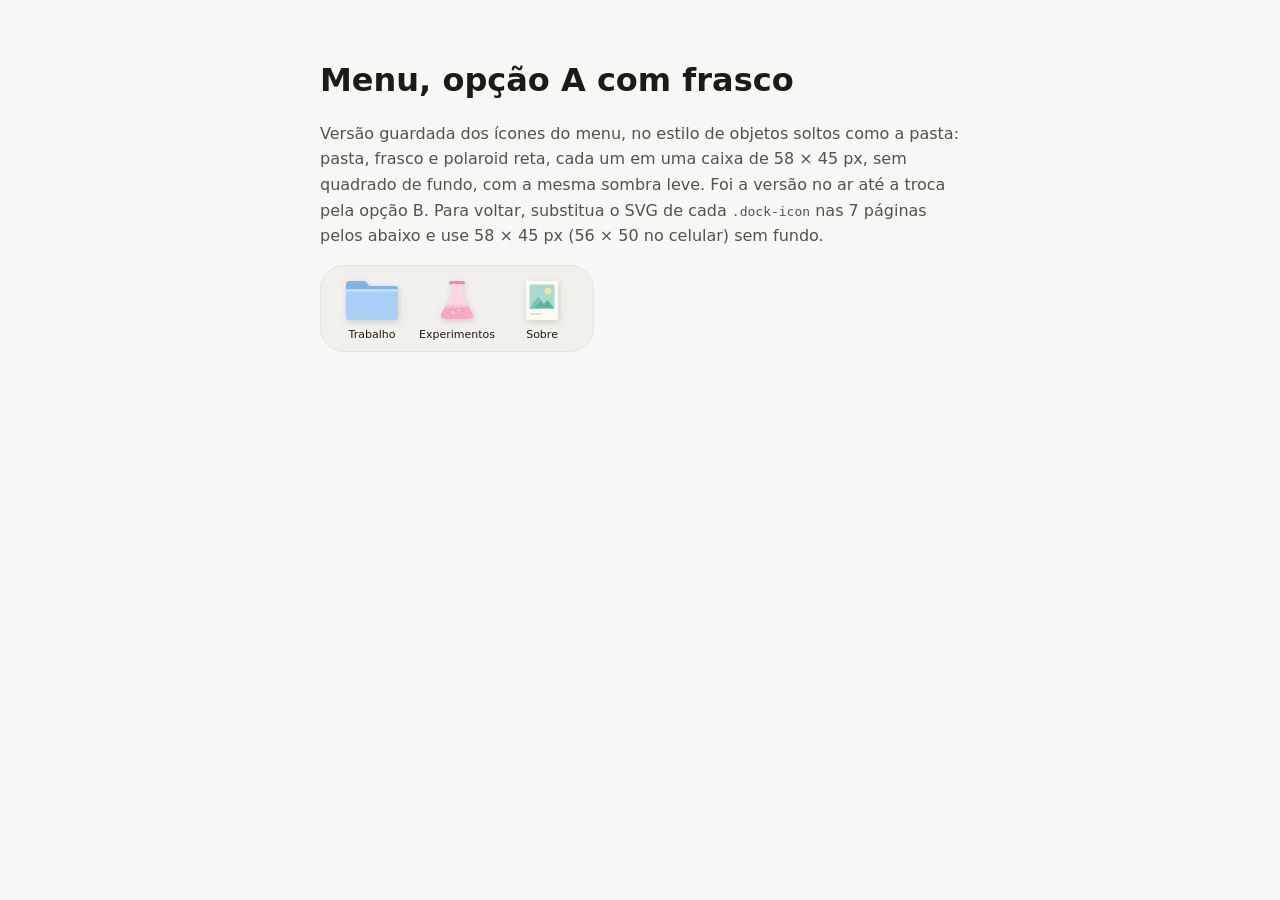
<file: portfolio-sara-cerutti/design/dock-opcao-a.html>
<!doctype html>
<html lang="pt-BR">
<head>
<meta charset="utf-8" />
<meta name="viewport" content="width=device-width, initial-scale=1" />
<title>Menu, opção A guardada</title>
<style>
  body { margin: 0; padding: 40px 16px; background: #f7f7f5; font-family: Inter, system-ui, sans-serif; color: #1e1a15; }
  main { max-width: 640px; margin: 0 auto; }
  p { line-height: 1.6; color: #55524c; }
  .bar { display: inline-flex; align-items: flex-end; gap: 18px; padding: 12px 22px 10px; border-radius: 24px; background: #f1f0ec; border: 1px solid #e4e4e0; }
  .it { display: flex; flex-direction: column; align-items: center; gap: 5px; font-size: 11px; font-weight: 500; }
  .it svg { display: block; width: 45px; height: 45px; filter: drop-shadow(rgba(0, 0, 0, 0.14) 1px 2px 3px); }
</style>
<script defer src="https://cdn.vercel-insights.com/v1/script.js"></script>
</head>
<body>
<main>
  <h1>Menu, opção A com frasco</h1>
  <p>Versão guardada dos ícones do menu, no estilo de objetos soltos como a pasta: pasta, frasco e polaroid reta, cada um em uma caixa de 58 × 45 px, sem quadrado de fundo, com a mesma sombra leve. Foi a versão no ar até a troca pela opção B. Para voltar, substitua o SVG de cada <code>.dock-icon</code> nas 7 páginas pelos abaixo e use 58 × 45 px (56 × 50 no celular) sem fundo.</p>
  <div class="bar">
    <div class="it">
      <svg viewBox="0 0 58 45" style="width:58px"><path d="M3 6.5A3.5 3.5 0 0 1 6.5 3h14.2a3.5 3.5 0 0 1 2.6 1.2L26.6 8H51.5A3.5 3.5 0 0 1 55 11.5v4H3z" fill="#7fb3ec"/><rect x="3" y="11" width="52" height="31" rx="3.5" fill="#a9cff7"/><rect x="3" y="11" width="52" height="3" rx="1.5" fill="#c4def9"/></svg>
      Trabalho
    </div>
    <div class="it">
      <svg viewBox="0 0 58 45" style="width:58px"><rect x="21" y="3" width="16" height="3.5" rx="1.75" fill="#e98fb2"/><path d="M24 6h10v10.5l10.6 19.2A3.6 3.6 0 0 1 41.4 41H16.6a3.6 3.6 0 0 1-3.2-5.3L24 16.5z" fill="#ffd4e3"/><path d="M18.2 27h21.6l4.8 8.7A3.6 3.6 0 0 1 41.4 41H16.6a3.6 3.6 0 0 1-3.2-5.3z" fill="#f6a8c5"/><rect x="17.6" y="27" width="22.8" height="2.6" rx="1.3" fill="#fbc3d7"/><circle cx="25" cy="34.5" r="1.6" fill="#ffe3ed"/><circle cx="31" cy="32" r="1.1" fill="#ffe3ed"/></svg>
      Experimentos
    </div>
    <div class="it">
      <svg viewBox="0 0 58 45" style="width:58px"><rect x="13" y="3" width="32" height="39" rx="2.5" fill="#fffaf0"/><rect x="13" y="3" width="32" height="2.4" rx="1.2" fill="#ffffff"/><rect x="16.5" y="6.5" width="25" height="24" rx="1.5" fill="#a8dccf"/><circle cx="35" cy="13" r="3.2" fill="#fbe39a"/><path d="M16.5 30.5 25 19l6 7 3.5-4 7 8.5z" fill="#5fb3a1"/><path d="M16.5 30.5 25 19l3 3.5-7 8z" fill="#7cc4b3"/><rect x="16.5" y="35" width="12" height="2" rx="1" fill="#e9e3d4"/></svg>
      Sobre
    </div>
  </div>
</main>
</body>
</html>
</file>
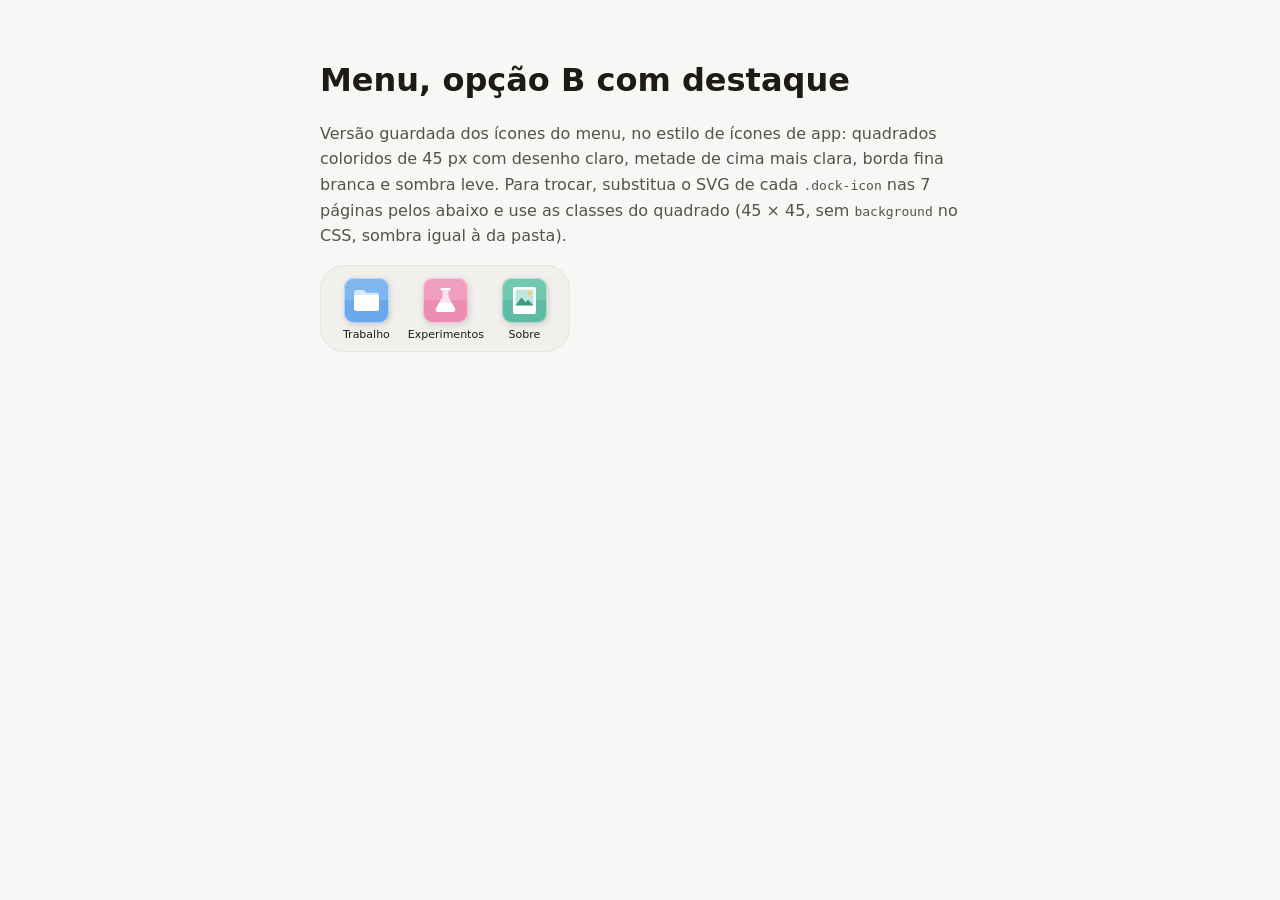
<file: portfolio-sara-cerutti/design/dock-opcao-b.html>
<!doctype html>
<html lang="pt-BR">
<head>
<meta charset="utf-8" />
<meta name="viewport" content="width=device-width, initial-scale=1" />
<title>Menu, opção B guardada</title>
<style>
  body { margin: 0; padding: 40px 16px; background: #f7f7f5; font-family: Inter, system-ui, sans-serif; color: #1e1a15; }
  main { max-width: 640px; margin: 0 auto; }
  p { line-height: 1.6; color: #55524c; }
  .bar { display: inline-flex; align-items: flex-end; gap: 18px; padding: 12px 22px 10px; border-radius: 24px; background: #f1f0ec; border: 1px solid #e4e4e0; }
  .it { display: flex; flex-direction: column; align-items: center; gap: 5px; font-size: 11px; font-weight: 500; }
  .it svg { display: block; width: 45px; height: 45px; filter: drop-shadow(rgba(0, 0, 0, 0.14) 1px 2px 3px); }
</style>
<script defer src="https://cdn.vercel-insights.com/v1/script.js"></script>
</head>
<body>
<main>
  <h1>Menu, opção B com destaque</h1>
  <p>Versão guardada dos ícones do menu, no estilo de ícones de app: quadrados coloridos de 45 px com desenho claro, metade de cima mais clara, borda fina branca e sombra leve. Para trocar, substitua o SVG de cada <code>.dock-icon</code> nas 7 páginas pelos abaixo e use as classes do quadrado (45 × 45, sem <code>background</code> no CSS, sombra igual à da pasta).</p>
  <div class="bar">
    <div class="it">
      <svg viewBox="0 0 45 45"><rect width="45" height="45" rx="10" fill="#6aa8ec"/><rect width="45" height="22" rx="10" fill="#7fb6f0"/><rect y="12" width="45" height="10" fill="#7fb6f0"/><rect x="0.5" y="0.5" width="44" height="44" rx="9.5" fill="none" stroke="#ffffff" stroke-opacity=".45"/><path d="M10 14.5a2.5 2.5 0 0 1 2.5-2.5h6.3a2.5 2.5 0 0 1 1.9.9l1.6 1.9h10.2a2.5 2.5 0 0 1 2.5 2.5v2H10z" fill="#d6e8fc"/><rect x="10" y="17" width="25" height="16" rx="2.5" fill="#ffffff"/></svg>
      Trabalho
    </div>
    <div class="it">
      <svg viewBox="0 0 45 45"><rect width="45" height="45" rx="10" fill="#ec8db1"/><rect width="45" height="22" rx="10" fill="#f19fbe"/><rect y="12" width="45" height="10" fill="#f19fbe"/><rect x="0.5" y="0.5" width="44" height="44" rx="9.5" fill="none" stroke="#ffffff" stroke-opacity=".45"/><rect x="17.5" y="10" width="10" height="2.4" rx="1.2" fill="#ffffff"/><path d="M19.5 12.4h6v6.4l6.3 11.4A2.4 2.4 0 0 1 29.7 34H15.3a2.4 2.4 0 0 1-2.1-3.8l6.3-11.4z" fill="#fde4ee"/><path d="M16.1 25h12.8l2.9 5.2A2.4 2.4 0 0 1 29.7 34H15.3a2.4 2.4 0 0 1-2.1-3.8z" fill="#ffffff"/></svg>
      Experimentos
    </div>
    <div class="it">
      <svg viewBox="0 0 45 45"><rect width="45" height="45" rx="10" fill="#5fbba4"/><rect width="45" height="22" rx="10" fill="#72c7b1"/><rect y="12" width="45" height="10" fill="#72c7b1"/><rect x="0.5" y="0.5" width="44" height="44" rx="9.5" fill="none" stroke="#ffffff" stroke-opacity=".45"/><rect x="11" y="9" width="23" height="27" rx="2" fill="#ffffff"/><rect x="13.5" y="11.5" width="18" height="16" rx="1" fill="#bfe7dc"/><circle cx="27.3" cy="15.4" r="2.1" fill="#f7cf5c"/><path d="M13.5 27.5 19.5 19.5l4.2 4.8 2.4-2.6 5.4 5.8z" fill="#3e9a84"/></svg>
      Sobre
    </div>
  </div>
</main>
</body>
</html>
</file>
<file: portfolio-sara-cerutti/styles.css>
:root {
  --ground-2: #f9fafa;
  --panel: #eef0f1;
  --primary: #1a1a1a;
  --body-text: #524d47;
  --muted: #55504a;
  --accent: #5c7a8a;
  --hairline: rgba(26, 26, 26, 0.12);
  --focus-ring: #3f5a68;

  --display: "Inter", "Helvetica Neue", Arial, sans-serif;
  --serif: "Geist Pixel", "Helvetica Neue", Arial, sans-serif;
  --sans: "Geist", "Helvetica Neue", Arial, sans-serif;

  --space-1: 0.5rem;
  --space-2: 1rem;
  --space-3: 1.75rem;
  --space-4: 2.75rem;
  --space-5: 4.5rem;

  /* Vertical rhythm on the home screen also yields to viewport height, so
     the no-scroll layout holds on short windows instead of overflowing.
     Horizontal spacing stays on the rem scale above; only vertical block
     spacing uses these. */
  --vh-space-3: clamp(1rem, 2.4vh, 1.75rem);
  --vh-space-4: clamp(1.25rem, 3.6vh, 2.75rem);
  --vh-space-5: clamp(1.5rem, 5.5vh, 4.5rem);

  --ease-out: cubic-bezier(0.16, 1, 0.3, 1);
}

* {
  box-sizing: border-box;
}

html,
body {
  height: 100%;
}

html {
  scroll-behavior: smooth;
}

body {
  margin: 0;
  background: var(--ground-2);
  color: var(--primary);
  font-family: var(--sans);
  -webkit-font-smoothing: antialiased;
  text-rendering: optimizeLegibility;
}

::selection {
  background: var(--accent);
  color: var(--primary);
}

::-webkit-scrollbar {
  width: 10px;
  height: 10px;
}

::-webkit-scrollbar-track {
  background: var(--ground-2);
}

::-webkit-scrollbar-thumb {
  background: var(--accent);
  border-radius: 5px;
}

a {
  color: inherit;
  text-decoration: none;
}

a:focus-visible,
button:focus-visible {
  outline: 2px solid var(--focus-ring);
  outline-offset: 3px;
  border-radius: 2px;
}

button {
  font-family: inherit;
  background: none;
  border: none;
  cursor: pointer;
  color: inherit;
}

.page {
  min-height: 100dvh;
  display: grid;
  grid-template-rows: auto 1fr auto;
  padding-block: var(--vh-space-4);
  padding-inline: var(--space-5);
}

/* Identity */

.identity {
  display: flex;
  flex-direction: column;
  gap: var(--space-3);
  padding-bottom: var(--vh-space-3);
  border-bottom: 1px solid var(--hairline);
}

.identity-top {
  display: flex;
  align-items: flex-start;
  justify-content: space-between;
  gap: var(--space-3);
}

.identity-primary {
  min-width: 0;
}

.name {
  margin: 0;
  font-family: var(--display);
  font-weight: 400;
  font-size: 1.25rem;
  letter-spacing: -0.03em;
}

.role {
  margin: 0.3em 0 0;
  font-size: 0.8125rem;
  font-weight: 500;
  color: var(--body-text);
}

.contact-row {
  margin: 0.4em 0 0;
  display: flex;
  align-items: center;
  gap: 0.6em;
  font-size: 0.6875rem;
  font-weight: 500;
  letter-spacing: 0.04em;
  color: var(--muted);
}

.contact-row a {
  text-decoration-line: underline;
  text-decoration-color: var(--hairline);
  transition: text-decoration-color 0.2s var(--ease-out);
}

.contact-row a:hover,
.contact-row a:focus-visible {
  text-decoration-color: var(--accent);
}

.contact-sep {
  color: var(--hairline);
}

.site-nav {
  display: flex;
  align-items: center;
  gap: var(--space-2);
  white-space: nowrap;
}

.about-link {
  font-family: var(--sans);
  font-size: 0.6875rem;
  font-weight: 600;
  letter-spacing: 0.12em;
  text-transform: uppercase;
  color: var(--muted);
  text-decoration-line: underline;
  text-decoration-color: transparent;
  transition: color 0.2s var(--ease-out), text-decoration-color 0.2s var(--ease-out);
}

.about-link:hover,
.about-link:focus-visible {
  color: var(--primary);
  text-decoration-color: var(--accent);
}

.thesis {
  margin: 0;
  font-family: var(--serif);
  font-style: normal;
  font-weight: 400;
  font-size: 1.0625rem;
  line-height: 1.5;
  letter-spacing: -0.02em;
  color: var(--body-text);
  max-width: 58ch;
}

.lang-toggle {
  font-family: var(--sans);
  font-size: 0.6875rem;
  font-weight: 600;
  letter-spacing: 0.12em;
  text-transform: uppercase;
  color: var(--muted);
  display: inline-flex;
  align-items: center;
  gap: 0.35em;
  white-space: nowrap;
}

.lang-toggle span[data-lang-code] {
  transition: color 0.2s var(--ease-out);
}

.lang-toggle span.is-active {
  color: var(--primary);
}

.lang-sep {
  color: var(--hairline);
}

/* Stage: index + preview */

.stage {
  display: grid;
  grid-template-columns: 1.35fr 1fr;
  align-items: center;
  gap: var(--space-5);
  padding-block: var(--vh-space-5);
  min-height: 0;
}

.index {
  min-width: 0;
}

.case-list {
  list-style: none;
  margin: 0;
  padding: 0;
}

.case-item {
  display: block;
}

.case-sep {
  font-family: var(--display);
  font-size: clamp(1.25rem, min(2.8vw, 5vh), 2.4rem);
  color: var(--accent);
  line-height: 1;
  user-select: none;
}

.case-link {
  display: inline;
  font-family: var(--display);
  font-size: clamp(1.25rem, min(2.8vw, 5vh), 2.4rem);
  line-height: 1.3;
  font-weight: 400;
  letter-spacing: -0.03em;
  color: var(--primary);
  text-decoration-line: underline;
  text-decoration-color: var(--hairline);
  text-decoration-thickness: 1px;
  text-underline-offset: 0.16em;
  cursor: pointer;
  border-radius: 3px;
  padding-inline: 0.1em;
  margin-inline: -0.1em;
  transition: color 0.2s var(--ease-out), background-color 0.2s var(--ease-out), text-decoration-color 0.2s var(--ease-out);
}

.case-link:hover,
.case-link:focus-visible,
.case-link.is-active {
  background: var(--primary);
  color: var(--ground-2);
  text-decoration-color: transparent;
}

.case-accordion {
  display: none;
}

/* Status tag */

.status-tag {
  display: inline-block;
  align-self: flex-start;
  font-family: var(--sans);
  font-size: 0.6875rem;
  font-weight: 600;
  letter-spacing: 0.1em;
  text-transform: uppercase;
  color: var(--muted);
  border: 1px solid var(--hairline);
  border-radius: 999px;
  padding: 0.25em 0.75em;
  white-space: nowrap;
}

/* Preview panel: reserves space so nothing else moves, but stays fully
   invisible until a case is hovered or focused. Fixed height regardless of
   which case is shown, so revealing it never shifts anything either. */

.preview {
  position: relative;
  height: clamp(15rem, 38vh, 22rem);
}

.preview-case {
  position: absolute;
  inset: 0;
  background: var(--panel);
  border-radius: 2px;
  padding: var(--vh-space-4);
  display: flex;
  flex-direction: column;
  justify-content: flex-start;
  overflow: hidden;
  opacity: 0;
  visibility: hidden;
  transition: opacity 0.2s var(--ease-out);
}

.preview-case.is-visible {
  opacity: 1;
  visibility: visible;
}

.preview-cover {
  flex-shrink: 0;
  aspect-ratio: 4 / 3;
  max-height: clamp(4rem, 13vh, 7.5rem);
  background: repeating-linear-gradient(
    135deg,
    var(--ground-2) 0,
    var(--ground-2) 8px,
    var(--panel) 8px,
    var(--panel) 16px
  );
  border: 1px solid var(--hairline);
  border-radius: 2px;
  display: flex;
  align-items: center;
  justify-content: center;
  overflow: hidden;
  margin-bottom: var(--space-2);
}

.preview-cover.has-image {
  background-color: transparent;
  background-size: cover;
  background-position: center;
  background-repeat: no-repeat;
}

.preview-cover.has-image .preview-placeholder-label {
  display: none;
}

.preview-meta {
  flex-shrink: 0;
  margin: 0 0 var(--space-1);
  font-size: 0.8125rem;
  font-weight: 500;
  color: var(--body-text);
}

.preview-result {
  flex-shrink: 0;
  margin: 0 0 var(--space-2);
  font-family: var(--serif);
  font-size: 1.0625rem;
  line-height: 1.5;
  letter-spacing: -0.02em;
  color: var(--primary);
  display: -webkit-box;
  -webkit-line-clamp: 3;
  -webkit-box-orient: vertical;
  overflow: hidden;
}

.preview-placeholder-label {
  font-size: 0.6875rem;
  font-weight: 600;
  letter-spacing: 0.12em;
  text-transform: uppercase;
  color: var(--muted);
  background: var(--ground-2);
  padding: 0.3em 0.6em;
  border-radius: 999px;
}

.cta-link {
  flex-shrink: 0;
  display: inline-flex;
  align-items: center;
  gap: 0.4em;
  font-size: 0.6875rem;
  font-weight: 600;
  letter-spacing: 0.1em;
  text-transform: uppercase;
  color: var(--primary);
  text-decoration-line: underline;
  text-decoration-color: var(--accent);
  transition: gap 0.2s var(--ease-out);
}

.cta-link:hover,
.cta-link:focus-visible {
  gap: 0.65em;
}

.cta-link svg {
  width: 0.85em;
  height: 0.85em;
  flex-shrink: 0;
}

@media (prefers-reduced-motion: reduce) {
  html {
    scroll-behavior: auto;
  }

  .case-link,
  .lang-toggle span[data-lang-code] {
    transition: none;
  }
}

/* Footer */

.foot {
  display: flex;
  align-items: baseline;
  justify-content: space-between;
  gap: var(--space-2);
  padding-top: var(--vh-space-3);
  border-top: 1px solid var(--hairline);
  font-size: 0.8125rem;
}

.foot-note {
  margin: 0;
  color: var(--muted);
}

.foot-note a {
  color: var(--muted);
  text-decoration-line: underline;
  text-decoration-color: var(--hairline);
  transition: color 0.2s var(--ease-out), text-decoration-color 0.2s var(--ease-out);
}

.foot-note a:hover,
.foot-note a:focus-visible {
  color: var(--primary);
  text-decoration-color: var(--accent);
}

.foot-soon {
  color: var(--muted);
  opacity: 0.75;
}

.foot-contact {
  display: flex;
  align-items: baseline;
  gap: var(--space-3);
}

.foot-contact a {
  color: var(--muted);
  text-decoration-line: underline;
  text-decoration-color: var(--hairline);
  transition: color 0.2s var(--ease-out), text-decoration-color 0.2s var(--ease-out);
}

.foot-contact a:hover,
.foot-contact a:focus-visible {
  color: var(--primary);
  text-decoration-color: var(--accent);
}

.foot-copy {
  margin: 0;
  color: var(--muted);
}

/* Mobile: accordion */

@media (max-width: 760px) {
  .page {
    min-height: 0;
    padding: var(--space-3) var(--space-2);
    grid-template-rows: auto auto auto;
  }

  .identity {
    gap: var(--space-2);
  }

  .identity-top {
    flex-direction: column;
    align-items: flex-start;
    gap: var(--space-2);
  }

  .thesis {
    max-width: none;
  }

  .stage {
    display: block;
    padding: var(--space-2) 0 0;
  }

  .preview {
    display: none;
  }

  .case-sep {
    display: none;
  }

  .case-item {
    width: 100%;
    display: block;
    border-bottom: 1px solid var(--hairline);
  }

  .case-link {
    display: block;
    width: 100%;
    padding: var(--space-2) 0;
    margin-inline: 0;
    font-size: clamp(1.75rem, 8vw, 2.25rem);
  }

  .case-accordion.is-open {
    display: block;
    padding: 0 0 var(--space-3);
  }

  .accordion-cover {
    aspect-ratio: 16 / 9;
    background: repeating-linear-gradient(
      135deg,
      var(--ground-2) 0,
      var(--ground-2) 8px,
      var(--panel) 8px,
      var(--panel) 16px
    );
    border: 1px solid var(--hairline);
    border-radius: 2px;
    display: flex;
    align-items: center;
    justify-content: center;
    overflow: hidden;
    margin-bottom: var(--space-2);
  }

  .accordion-cover.has-image {
    background-color: transparent;
    background-size: cover;
    background-position: center;
    background-repeat: no-repeat;
  }

  .accordion-cover.has-image .preview-placeholder-label {
    display: none;
  }

  .accordion-meta {
    margin: 0 0 var(--space-1);
    font-size: 0.8125rem;
    font-weight: 500;
    color: var(--body-text);
  }

  .accordion-result {
    margin: 0 0 var(--space-2);
    font-family: var(--serif);
    font-size: 1rem;
    line-height: 1.5;
    letter-spacing: -0.02em;
    color: var(--primary);
  }

  .site-nav {
    align-self: flex-start;
  }

  .foot {
    flex-direction: column;
    align-items: flex-start;
    gap: var(--space-2);
  }

  .foot-contact {
    flex-wrap: wrap;
    gap: var(--space-2);
  }
}
</file>
<file: portfolio-sara-cerutti/v2.css>
/* v2 proposal. Loaded after /styles.css, which supplies the tokens. */

/* v2 proposal. Loaded after /styles.css, which supplies the base tokens.
   Background texture and dock are taken from cindyly.design, as requested. */

:root {
  /* Paper and ground from cindyly.design */
  --ground-2: #f7f7f5;
  --paper-edge: #e4e4e0;
  --grid-color: #efefec;
  --panel: #efefec;
  --glass: rgba(255, 255, 255, 0.72);
  --accent-container: #dfe8ec;
  /* The accent fails AA as small text; text uses the darker slate of the same hue. */
  --accent-text: #3f5a68;
  /* Cindy's #0081f2 gives 3.9:1 with white; #005fb8 keeps the hue and reaches APCA Lc 86 for the 11px label. */
  --dock-select: #005fb8;
  --dock-ink: #1e1a15;
  --card: #ffffff;
  --radius-s: 8px;
  --radius-m: 12px;
  --radius-pill: 999px;
  --gutter: 40px;
  --dock-clearance: 160px;
}

html,
body {
  height: auto;
  min-height: 100%;
  overflow-x: clip;
}

html {
  background: var(--paper-edge);
}

body {
  position: relative;
  background: transparent;
  padding-bottom: var(--dock-clearance);
}

/* ---------- Background texture ---------- */

/* The paper: a full-viewport sheet whose blur fades it into the darker ground at the edges. */
body::before {
  content: "";
  position: fixed;
  inset: 0;
  z-index: -3;
  background: var(--ground-2);
  filter: blur(60px);
  pointer-events: none;
}

.v2-bg {
  position: fixed;
  inset: 0;
  z-index: -2;
  pointer-events: none;
}

/* 24px grid, 1px lines, clipped to the paper. */
.v2-bg::before {
  content: "";
  position: absolute;
  inset: 0;
  background-image:
    linear-gradient(to right, var(--grid-color) 1px, transparent 1px),
    linear-gradient(to bottom, var(--grid-color) 1px, transparent 1px);
  background-size: 24px 24px;
  -webkit-mask-image:
    linear-gradient(to right, transparent, #000 60px, #000 calc(100% - 60px), transparent),
    linear-gradient(to bottom, transparent, #000 60px, #000 calc(100% - 60px), transparent);
  -webkit-mask-composite: source-in;
  mask-image:
    linear-gradient(to right, transparent, #000 60px, #000 calc(100% - 60px), transparent),
    linear-gradient(to bottom, transparent, #000 60px, #000 calc(100% - 60px), transparent);
  mask-composite: intersect;
}

/* Static film grain: random greys at 2px cells, laid on with overlay at 30%.
   It sits on body (not inside .v2-bg) so the blend reaches the paper underneath. */
body::after {
  content: "";
  position: fixed;
  inset: 0;
  z-index: -1;
  pointer-events: none;
  background-image: url("grain.png");
  background-size: 256px 256px;
  image-rendering: pixelated;
  mix-blend-mode: overlay;
  opacity: 0.3;
}

@media (pointer: coarse) {
  .v2-bg::before {
    -webkit-mask-image: none;
    mask-image: none;
  }

  body::after {
    display: none;
  }
}

/* ---------- Top bar (subpages) ---------- */

.v2-top {
  display: flex;
  align-items: center;
  justify-content: space-between;
  gap: var(--space-3);
  max-width: 1200px;
  margin: 0 auto;
  padding: 28px var(--gutter);
}

.v2-name {
  font-family: var(--display);
  font-size: 1.0625rem;
  letter-spacing: -0.02em;
  color: var(--primary);
}

.v2-links {
  display: flex;
  align-items: center;
  gap: var(--space-2);
  white-space: nowrap;
}

/* ---------- Dock (cindyly.design) ---------- */

.dock {
  position: fixed;
  left: 0;
  right: 0;
  bottom: calc(env(safe-area-inset-bottom, 0px) + 24px);
  z-index: 50;
  display: flex;
  justify-content: center;
  pointer-events: none;
}

.dock-bar {
  position: relative;
  isolation: isolate;
  display: flex;
  align-items: flex-end;
  gap: 18px;
  padding: 10px 20px 9px;
  pointer-events: auto;
  background: rgba(255, 255, 255, 0.42);
  -webkit-backdrop-filter: blur(26px) saturate(170%);
  backdrop-filter: blur(26px) saturate(170%);
  border-radius: 26px;
  border: 1px solid rgba(255, 255, 255, 0.55);
  box-shadow:
    rgba(255, 255, 255, 0.85) 1px 1px inset,
    rgba(255, 255, 255, 0.25) -1px -1px inset,
    rgba(255, 255, 255, 0.9) 0 12px 20px -14px inset,
    rgba(40, 70, 120, 0.22) 0 -12px 20px -14px inset,
    rgba(40, 70, 120, 0.14) 0 10px 30px;
  transition: box-shadow 0.3s;
}

/* The SVG lens only on desktop pointers: on phones a url() backdrop filter can stop the bar from rendering */
@supports (backdrop-filter: url(#liquid-lens)) and (not (-webkit-touch-callout: none)) {
  @media (hover: hover) and (pointer: fine) {
    .dock-bar {
      backdrop-filter: blur(26px) saturate(170%) url(#liquid-lens);
    }
  }
}

.dock-bar::before {
  content: "";
  position: absolute;
  inset: 0;
  z-index: -1;
  border-radius: inherit;
  pointer-events: none;
  background:
    radial-gradient(120px 70px at 50% 0%, rgba(255, 255, 255, 0.55), rgba(255, 255, 255, 0) 70%),
    linear-gradient(115deg, rgba(255, 255, 255, 0.35), rgba(255, 255, 255, 0.05) 40%, rgba(255, 255, 255, 0) 60%, rgba(255, 255, 255, 0.18));
  opacity: 0.9;
}

.dock-bar:hover {
  box-shadow:
    rgba(255, 255, 255, 0.95) 1px 1px inset,
    rgba(255, 255, 255, 0.3) -1px -1px inset,
    rgb(255, 255, 255) 0 12px 20px -14px inset,
    rgba(40, 70, 120, 0.26) 0 -12px 20px -14px inset,
    rgba(40, 70, 120, 0.18) 0 14px 36px;
}

.dock-item {
  display: flex;
  flex-direction: column;
  align-items: center;
  gap: 5px;
  -webkit-tap-highlight-color: transparent;
}

.dock-icon {
  display: flex;
  align-items: center;
  justify-content: center;
  width: 45px;
  height: 45px;
  border-radius: 10px;
  overflow: hidden;
  transition: transform 0.16s, filter 0.16s;
}

.dock-icon svg {
  display: block;
  width: 100%;
  height: 100%;
}

.dock-icon--folder {
  width: 58px;
  height: 45px;
  border-radius: 0;
  overflow: visible;
  filter: drop-shadow(rgba(0, 0, 0, 0.12) 1px 2px 3px);
}

.dock-icon--lab {
  background: linear-gradient(rgb(255, 246, 249), rgb(255, 227, 237));
  box-shadow: rgba(226, 138, 171, 0.16) 0 0 0 0.5px;
}

.dock-icon--profile {
  background: #c8d9f0;
  box-shadow: rgba(122, 156, 204, 0.14) 0 0 0 0.5px;
}

.dock-item:hover .dock-icon {
  transform: translateY(-2px);
  filter: drop-shadow(rgba(40, 70, 120, 0.18) 0 4px 6px);
}

.dock-item:active .dock-icon {
  transform: scale(0.93);
}

.dock-label {
  display: inline-block;
  padding: 0 5px;
  border-radius: 4px;
  font-family: Inter, var(--sans);
  font-size: 11px;
  font-weight: 500;
  line-height: 22px;
  letter-spacing: -0.18px;
  color: var(--dock-ink);
}

.dock-item[aria-current="page"] .dock-label {
  background: var(--dock-select);
  color: #ffffff;
  line-height: 19px;
}

.dock-item:focus-visible {
  outline: none;
}

.dock-item:focus-visible .dock-label {
  outline: 2px solid var(--focus-ring);
  outline-offset: 2px;
}

@media (prefers-reduced-motion: reduce) {
  .dock-icon {
    transition: none;
  }
}

/* ---------- Home ---------- */

.v2-home {
  grid-template-rows: auto 1fr;
  padding-bottom: 0;
}

.v2-home .identity {
  border-bottom: none;
  padding-bottom: 0;
  gap: var(--space-4);
}

.v2-home .stage {
  padding-block: var(--vh-space-5) calc(var(--vh-space-5) + 40px);
}

/* ---------- Page shell ---------- */

.v2-main {
  max-width: 1200px;
  margin: 0 auto;
  padding: 0 var(--gutter);
}

.v2-back {
  display: inline-flex;
  align-items: center;
  gap: 0.5em;
  margin-top: 24px;
  font-family: var(--sans);
  font-size: 0.6875rem;
  font-weight: 600;
  letter-spacing: 0.12em;
  text-transform: uppercase;
  color: var(--muted);
}

.v2-back:hover,
.v2-back:focus-visible {
  color: var(--primary);
}

.v2-back svg {
  width: 0.8em;
  height: 0.8em;
}

.v2-eyebrow {
  margin: 0;
  font-family: var(--sans);
  font-size: 0.6875rem;
  font-weight: 600;
  letter-spacing: 0.12em;
  text-transform: uppercase;
  color: var(--muted);
}

/* ---------- Hero ---------- */

.v2-hero {
  max-width: 860px;
  padding-top: 72px;
}

.v2-hero-row {
  display: flex;
  align-items: center;
  gap: 12px;
  margin-bottom: 24px;
}

.v2-client {
  font-family: var(--sans);
  font-size: 0.875rem;
  font-weight: 500;
  color: var(--primary);
}

.v2-title {
  margin: 0 0 24px;
  font-family: var(--display);
  font-weight: 400;
  font-size: clamp(2.25rem, 4.6vw, 3.5rem);
  line-height: 1.1;
  letter-spacing: -0.03em;
  color: var(--primary);
}

.v2-result {
  margin: 0 0 28px;
  max-width: 42ch;
  font-family: var(--serif);
  font-size: 1.25rem;
  line-height: 1.55;
  letter-spacing: -0.02em;
  color: var(--primary);
}

.v2-lead {
  margin: 0;
  max-width: 58ch;
  font-family: var(--sans);
  font-size: 1.0625rem;
  line-height: 1.7;
  color: var(--body-text);
}

.v2-tags {
  display: flex;
  flex-wrap: wrap;
  gap: 8px;
  margin: 0;
  padding: 0;
  list-style: none;
}

.v2-tag {
  font-family: var(--sans);
  font-size: 0.6875rem;
  font-weight: 600;
  letter-spacing: 0.08em;
  text-transform: uppercase;
  color: var(--muted);
  border: 1px solid var(--hairline);
  border-radius: var(--radius-pill);
  padding: 4px 10px;
}

/* ---------- Placeholder image ---------- */

.ph {
  display: flex;
  align-items: center;
  justify-content: center;
  padding: 16px;
  background: var(--glass);
  border: 1px solid var(--hairline);
  border-radius: var(--radius-m);
  text-align: center;
}

.ph span {
  max-width: 36ch;
  font-family: var(--sans);
  font-size: 0.8125rem;
  font-weight: 500;
  line-height: 1.5;
  color: var(--muted);
}

.v2-cover {
  margin-top: 64px;
  aspect-ratio: 16 / 9;
}

.v2-media {
  display: block;
  width: 100%;
  border: 1px solid var(--hairline);
  border-radius: var(--radius-m);
  background: var(--panel);
}

/* ---------- Blocks and sections ---------- */

.v2-block {
  margin-top: 128px;
}

.v2-intro {
  display: grid;
  grid-template-columns: 1.15fr 1fr;
  gap: 64px;
  align-items: start;
}

.v2-intro .v2-eyebrow {
  margin-bottom: 14px;
  color: var(--accent-text);
}

.v2-text {
  margin: 0 0 16px;
  max-width: 62ch;
  font-family: var(--sans);
  font-size: 1.0625rem;
  line-height: 1.7;
  color: var(--body-text);
}

.v2-text:last-child {
  margin-bottom: 0;
}

.v2-meta {
  display: grid;
  grid-template-columns: 1fr 1fr;
  gap: 28px 32px;
  margin: 0;
  padding: 28px;
  background: var(--glass);
  border: 1px solid var(--hairline);
  border-radius: var(--radius-m);
}

.v2-meta dt {
  margin-bottom: 6px;
}

.v2-meta dd {
  margin: 0;
  font-family: var(--sans);
  font-size: 0.9375rem;
  line-height: 1.5;
  color: var(--primary);
}

.v2-stats {
  display: grid;
  grid-template-columns: repeat(4, 1fr);
  gap: 32px;
  padding: 48px 0;
  border-top: 1px solid var(--hairline);
  border-bottom: 1px solid var(--hairline);
}

.v2-stat-value {
  margin: 0 0 8px;
  font-family: var(--display);
  font-size: clamp(2rem, 3.6vw, 3rem);
  font-weight: 400;
  letter-spacing: -0.03em;
  color: var(--primary);
}

.v2-stat-value.is-pending {
  font-size: 1.125rem;
  line-height: 3.2rem;
  letter-spacing: 0;
  color: var(--muted);
}

.v2-stat-label {
  margin: 0;
  max-width: 24ch;
  font-family: var(--sans);
  font-size: 0.8125rem;
  line-height: 1.5;
  color: var(--muted);
}

.v2-section {
  display: grid;
  grid-template-columns: 240px 1fr;
  gap: 64px;
  align-items: start;
}

.v2-section-label {
  position: sticky;
  top: 32px;
  margin: 0;
  font-family: var(--display);
  font-size: 1.5rem;
  font-weight: 500;
  letter-spacing: -0.02em;
  color: var(--primary);
}

.v2-section-body {
  min-width: 0;
  max-width: 720px;
}

.v2-sub + .v2-sub {
  margin-top: 40px;
}

.v2-sub .v2-eyebrow {
  margin-bottom: 10px;
}

.v2-subtitle {
  margin: 0 0 16px;
  font-family: var(--display);
  font-size: 1.25rem;
  font-weight: 500;
  letter-spacing: -0.02em;
  line-height: 1.35;
  color: var(--primary);
}

.v2-pending {
  display: block;
  padding: 12px 16px;
  font-family: var(--sans);
  font-size: 0.9375rem;
  line-height: 1.6;
  color: var(--muted);
  border: 1px dashed rgba(26, 26, 26, 0.24);
  border-radius: var(--radius-s);
}

.v2-pending b {
  font-weight: 600;
  color: var(--body-text);
}

/* Numbered research steps */

.v2-steps {
  margin: 0;
  padding: 0;
  list-style: none;
  counter-reset: step;
}

.v2-steps li {
  position: relative;
  padding: 16px 0 16px 44px;
  border-top: 1px solid var(--hairline);
  font-family: var(--sans);
  font-size: 1rem;
  line-height: 1.6;
  color: var(--body-text);
}

.v2-steps li:last-child {
  border-bottom: 1px solid var(--hairline);
}

.v2-steps li::before {
  counter-increment: step;
  content: counter(step, decimal-leading-zero);
  position: absolute;
  left: 0;
  top: 16px;
  font-family: var(--display);
  font-weight: 500;
  color: var(--accent-text);
}

.v2-steps strong {
  color: var(--primary);
  font-weight: 600;
}

/* Insight cards */

.v2-insights {
  display: grid;
  grid-template-columns: 1fr 1fr;
  gap: 16px;
  margin-top: 16px;
}

.v2-card {
  padding: 12px 12px 20px;
  background: var(--card);
  border: 1px solid var(--hairline);
  border-radius: var(--radius-m);
}

.v2-card h3 {
  margin: 0 8px 6px;
  font-family: var(--sans);
  font-size: 0.9375rem;
  font-weight: 600;
  color: var(--primary);
}

.v2-card p {
  margin: 0 8px;
  font-family: var(--sans);
  font-size: 0.875rem;
  line-height: 1.55;
  color: var(--body-text);
}

/* Small coded UI fragments that illustrate a finding without a screenshot */

.frag {
  display: flex;
  align-items: center;
  justify-content: center;
  gap: 10px;
  height: 140px;
  margin-bottom: 16px;
  overflow: hidden;
  background: var(--panel);
  border-radius: var(--radius-s);
}

.fbar {
  display: block;
  height: 6px;
  border-radius: 3px;
  background: #cfd4d7;
}

.fbar.soft {
  background: #dfe3e5;
}

.frag-field {
  width: 70%;
  padding: 12px;
  background: var(--card);
  border: 1px solid var(--hairline);
  border-radius: 6px;
}

.frag-field .fbar + .fbar {
  margin-top: 8px;
}

.frag-field-label {
  width: 30%;
  margin-bottom: 8px;
}

.frag-chat {
  display: flex;
  flex-direction: column;
  gap: 8px;
  width: 64%;
}

.frag-bubble {
  padding: 9px 12px;
  border-radius: 12px;
  background: var(--card);
  border: 1px solid var(--hairline);
}

.frag-bubble.me {
  align-self: flex-end;
  background: var(--accent-container);
  border-color: transparent;
}

.frag-phone {
  position: relative;
  width: 52px;
  height: 96px;
  padding: 10px 0 0 8px;
  background: var(--card);
  border: 1px solid rgba(26, 26, 26, 0.24);
  border-radius: 10px;
  overflow: hidden;
}

.frag-phone .fbar {
  width: 70px;
}

.frag-phone .fbar + .fbar {
  margin-top: 7px;
}

.frag-rotate {
  width: 22px;
  height: 22px;
  color: var(--muted);
}

.frag-group {
  display: flex;
  flex-direction: column;
  align-items: center;
  gap: 10px;
}

.frag-laptop {
  width: 38px;
  height: 38px;
  color: var(--primary);
}

.frag-people {
  display: flex;
  gap: 8px;
}

.frag-people span {
  width: 14px;
  height: 14px;
  border-radius: 50%;
  background: var(--primary);
}

.frag-people span.idle {
  background: #cfd4d7;
}

.frag-btn {
  display: block;
  width: 64px;
  height: 20px;
  margin-top: 12px;
  border-radius: 6px;
  background: var(--primary);
}

.frag-flat {
  display: flex;
  gap: 10px;
}

.frag-flat .frag-field {
  width: 96px;
}

.frag-cursor {
  position: absolute;
  width: 16px;
  height: 16px;
  color: var(--primary);
}

.frag-rel {
  position: relative;
}

.frag-focus {
  outline: 2px dashed var(--accent-text);
  outline-offset: 4px;
}

.frag-key {
  padding: 4px 9px;
  font-family: var(--sans);
  font-size: 0.6875rem;
  font-weight: 600;
  color: var(--primary);
  background: var(--card);
  border: 1px solid var(--hairline);
  border-bottom-width: 3px;
  border-radius: 6px;
}

/* Before / after product changes */

.v2-change + .v2-change {
  margin-top: 48px;
}

.v2-change-head {
  display: flex;
  gap: 16px;
  align-items: baseline;
}

.v2-num {
  flex-shrink: 0;
  font-family: var(--display);
  font-weight: 500;
  color: var(--accent-text);
}

.v2-ba {
  display: grid;
  grid-template-columns: 1fr 1fr;
  gap: 12px;
  margin-left: 36px;
}

.v2-ba > div {
  padding: 16px;
  border: 1px solid var(--hairline);
  border-radius: var(--radius-s);
}

.v2-ba > div.after {
  background: var(--card);
  border-color: var(--accent);
}

.v2-ba .v2-eyebrow {
  margin-bottom: 8px;
}

.v2-ba p {
  margin: 0;
  font-family: var(--sans);
  font-size: 0.9375rem;
  line-height: 1.6;
  color: var(--body-text);
}

/* Pull quote for the closing lesson */

.v2-quote {
  margin: 0;
  max-width: 34ch;
  font-family: var(--display);
  font-size: clamp(1.5rem, 2.6vw, 2rem);
  font-weight: 400;
  line-height: 1.3;
  letter-spacing: -0.02em;
  color: var(--primary);
}

.v2-caption {
  margin: 24px 0 0;
  font-family: var(--sans);
  font-size: 0.8125rem;
  color: var(--muted);
}

/* Next case / feature card */

.v2-next {
  display: grid;
  grid-template-columns: 280px 1fr;
  gap: 32px;
  align-items: center;
  padding: 16px;
  border: 1px solid var(--hairline);
  border-radius: var(--radius-m);
  background: var(--card);
  transition: border-color 0.2s var(--ease-out);
}

.v2-next:hover,
.v2-next:focus-visible {
  border-color: var(--accent);
}

.v2-next .ph {
  aspect-ratio: 4 / 3;
}

.v2-next h3 {
  margin: 8px 0 8px;
  font-family: var(--display);
  font-size: 1.5rem;
  font-weight: 400;
  letter-spacing: -0.02em;
  line-height: 1.25;
  color: var(--primary);
}

.v2-next p {
  margin: 0 0 16px;
  font-family: var(--sans);
  font-size: 0.9375rem;
  line-height: 1.6;
  color: var(--body-text);
}

.v2-cta {
  display: inline-flex;
  align-items: center;
  gap: 0.4em;
  font-family: var(--sans);
  font-size: 0.6875rem;
  font-weight: 600;
  letter-spacing: 0.1em;
  text-transform: uppercase;
  color: var(--primary);
  text-decoration-line: underline;
  text-decoration-color: var(--accent);
}

.v2-cta svg {
  width: 0.85em;
  height: 0.85em;
}

/* Feature card (Experiments) */

.v2-feature {
  display: grid;
  grid-template-columns: 1.4fr 1fr;
  gap: 48px;
  align-items: center;
}

.v2-feature h2 {
  margin: 16px 0 12px;
  font-family: var(--display);
  font-size: clamp(1.75rem, 3vw, 2.25rem);
  font-weight: 400;
  letter-spacing: -0.03em;
  line-height: 1.15;
  color: var(--primary);
}

.v2-feature .v2-result {
  font-size: 1.0625rem;
  margin-bottom: 12px;
}

.v2-feature .v2-meta-line {
  margin: 0 0 24px;
  font-family: var(--sans);
  font-size: 0.8125rem;
  color: var(--muted);
}

/* ---------- About ---------- */

.v2-about-hero {
  display: grid;
  grid-template-columns: 1.4fr 1fr;
  gap: 64px;
  align-items: end;
  padding-top: 72px;
}

.v2-portrait {
  aspect-ratio: 4 / 5;
}

.v2-rows {
  margin: 0;
  padding: 0;
  list-style: none;
}

.v2-rows li {
  display: grid;
  grid-template-columns: 140px 1fr;
  gap: 24px;
  padding: 24px 0;
  border-top: 1px solid var(--hairline);
}

.v2-rows li:last-child {
  border-bottom: 1px solid var(--hairline);
}

.v2-row-role {
  margin: 0 0 6px;
  font-family: var(--display);
  font-size: 1.0625rem;
  font-weight: 500;
  letter-spacing: -0.01em;
  color: var(--primary);
}

.v2-row-note {
  margin: 0;
  font-family: var(--sans);
  font-size: 0.9375rem;
  line-height: 1.6;
  color: var(--body-text);
}

.v2-photos {
  display: grid;
  grid-template-columns: repeat(3, 1fr);
  gap: 12px;
  margin-top: 24px;
}

.v2-photos .ph {
  aspect-ratio: 4 / 5;
}

.v2-photos .ph.wide {
  grid-column: span 2;
  aspect-ratio: auto;
}

/* ---------- Case cover: content slides over it (cindyly.design) ---------- */

.v2-cover-stick {
  position: sticky;
  top: 88px;
  z-index: 0;
  margin-top: 64px;
}

.v2-cover-stick .v2-cover,
.v2-cover-stick .v2-media {
  margin-top: 0;
}

.v2-sheet {
  position: relative;
  z-index: 1;
  margin-top: 36vh;
  padding-top: 72px;
}

.v2-sheet::before {
  content: "";
  position: absolute;
  top: 0;
  bottom: -400px;
  left: 50%;
  width: 100vw;
  transform: translateX(-50%);
  z-index: -1;
  background: var(--ground-2);
  -webkit-mask-image: linear-gradient(transparent 0px, rgba(0, 0, 0, 0.02) 5px, rgba(0, 0, 0, 0.06) 10px, rgba(0, 0, 0, 0.12) 15px, rgba(0, 0, 0, 0.2) 20px, rgba(0, 0, 0, 0.3) 25px, rgba(0, 0, 0, 0.42) 30px, rgba(0, 0, 0, 0.56) 35px, rgba(0, 0, 0, 0.7) 40px, rgba(0, 0, 0, 0.84) 44px, rgba(0, 0, 0, 0.94) 48px, #000 52px);
  mask-image: linear-gradient(transparent 0px, rgba(0, 0, 0, 0.02) 5px, rgba(0, 0, 0, 0.06) 10px, rgba(0, 0, 0, 0.12) 15px, rgba(0, 0, 0, 0.2) 20px, rgba(0, 0, 0, 0.3) 25px, rgba(0, 0, 0, 0.42) 30px, rgba(0, 0, 0, 0.56) 35px, rgba(0, 0, 0, 0.7) 40px, rgba(0, 0, 0, 0.84) 44px, rgba(0, 0, 0, 0.94) 48px, #000 52px);
}

.v2-sheet > .v2-block:first-child {
  margin-top: 0;
}

/* ---------- Figures and image placeholders inside sections ---------- */

.v2-figure {
  margin: 32px 0 0;
}

.v2-figure .ph {
  aspect-ratio: 16 / 10;
}

.v2-figure .ph.tall {
  aspect-ratio: 4 / 3;
}

.v2-figure figcaption,
.v2-pair figcaption {
  margin-top: 10px;
  font-family: var(--sans);
  font-size: 0.8125rem;
  line-height: 1.5;
  color: var(--muted);
}

.v2-pair {
  display: grid;
  grid-template-columns: 1fr 1fr;
  gap: 12px;
  margin: 16px 0 0 36px;
}

.v2-pair figure {
  margin: 0;
}

.v2-pair .ph {
  aspect-ratio: 4 / 3;
}

.v2-list {
  margin: 16px 0 0;
  padding-left: 1.2em;
  font-family: var(--sans);
  font-size: 1rem;
  line-height: 1.7;
  color: var(--body-text);
}

.v2-list li::marker {
  color: var(--accent);
}

.v2-list strong {
  color: var(--primary);
  font-weight: 600;
}

/* ---------- Responsive ---------- */

@media (max-width: 900px) {
  .v2-intro,
  .v2-section,
  .v2-feature,
  .v2-about-hero {
    grid-template-columns: 1fr;
    gap: 32px;
  }

  .v2-section-label {
    position: static;
  }

  .v2-stats {
    grid-template-columns: 1fr 1fr;
  }
}

@media (max-width: 760px) {
  :root {
    --gutter: 16px;
  }

  .v2-top {
    padding-top: 20px;
    padding-bottom: 20px;
  }

  .v2-links .about-link:not(.keep) {
    display: none;
  }

  .v2-hero,
  .v2-about-hero {
    padding-top: 40px;
  }

  .v2-block {
    margin-top: 88px;
  }

  .v2-insights,
  .v2-ba,
  .v2-meta {
    grid-template-columns: 1fr;
  }

  .v2-ba,
  .v2-pair {
    margin-left: 0;
    margin-top: 12px;
  }

  .v2-pair {
    grid-template-columns: 1fr;
  }

  .v2-sheet {
    margin-top: 24vh;
  }

  .v2-next {
    grid-template-columns: 1fr;
    gap: 16px;
  }

  .v2-rows li {
    grid-template-columns: 1fr;
    gap: 4px;
  }

  .v2-photos {
    grid-template-columns: 1fr 1fr;
  }

  .v2-photos .ph.wide {
    aspect-ratio: 3 / 2;
  }

  .dock {
    bottom: calc(env(safe-area-inset-bottom, 0px) + 12px);
  }

  .dock-bar {
    gap: 16px;
    padding: 16px 28px 12px;
    border-radius: 22px;
  }

  .dock-icon {
    width: 50px;
    height: 50px;
    border-radius: 12px;
  }

  .dock-icon--folder {
    width: 56px;
    height: 50px;
  }

  .dock-label {
    font-size: 11px;
    line-height: 16px;
    padding: 0 4px;
  }

  .dock-item[aria-current="page"] .dock-label {
    line-height: 16px;
  }

  .v2-cover-stick {
    top: 64px;
  }

  .v2-home .stage {
    padding-bottom: var(--space-3);
  }
}

/* =========================================================
   Home variants (homes/*.html)
   ========================================================= */

.h-wrap {
  max-width: 1200px;
  margin: 0 auto;
  padding: 0 var(--gutter);
}

.h-top {
  display: flex;
  align-items: center;
  justify-content: space-between;
  padding: 28px 0;
}

.h-hero {
  padding: clamp(48px, 10vh, 120px) 0 0;
}

.h-bio {
  margin: 0;
  max-width: 30ch;
  font-family: var(--display);
  font-size: clamp(1.75rem, 3.4vw, 3rem);
  font-weight: 400;
  line-height: 1.3;
  letter-spacing: -0.035em;
  color: var(--primary);
}

.h-bio.wide {
  max-width: 34ch;
}

.h-bio .soft {
  color: var(--muted);
}

.h-bio a {
  color: var(--primary);
  text-decoration-line: underline;
  text-decoration-thickness: 2px;
  text-underline-offset: 0.14em;
  text-decoration-color: var(--accent);
  transition: background-color 0.2s var(--ease-out), color 0.2s var(--ease-out);
  border-radius: 4px;
}

.h-bio a:hover,
.h-bio a:focus-visible {
  background: var(--primary);
  color: var(--ground-2);
  text-decoration-color: transparent;
}

.h-links {
  display: flex;
  flex-wrap: wrap;
  gap: var(--space-2) var(--space-3);
  margin-top: 32px;
}

.h-links .about-link {
  text-decoration-color: var(--hairline);
}

.h-section {
  padding-top: clamp(80px, 14vh, 160px);
}

.h-section-head {
  display: flex;
  align-items: baseline;
  justify-content: space-between;
  gap: var(--space-2);
  flex-wrap: wrap;
  margin-bottom: 24px;
}

/* A: project cards */

.h-cards {
  display: grid;
  grid-template-columns: 1fr 1fr;
  gap: 24px;
}

.h-card {
  display: block;
  padding: 12px 12px 24px;
  background: var(--glass);
  border: 1px solid var(--hairline);
  border-radius: var(--radius-m);
  transition: border-color 0.2s var(--ease-out);
}

.h-card:hover,
.h-card:focus-visible {
  border-color: var(--accent);
}

.h-card .h-card-media {
  display: block;
  width: 100%;
  aspect-ratio: 4 / 3;
  object-fit: cover;
  border-radius: var(--radius-s);
  background: var(--panel);
}

.h-card .ph.h-card-media {
  display: flex;
  border-radius: var(--radius-s);
}

.h-card-meta {
  display: flex;
  align-items: center;
  gap: 10px;
  margin: 20px 8px 10px;
}

.h-card-title {
  margin: 0 8px 8px;
  font-family: var(--display);
  font-size: 1.375rem;
  font-weight: 400;
  line-height: 1.25;
  letter-spacing: -0.02em;
  color: var(--primary);
}

.h-card-line {
  margin: 0 8px;
  font-family: var(--sans);
  font-size: 0.9375rem;
  line-height: 1.55;
  color: var(--body-text);
}

/* C: case rows */

.h-rows {
  margin: 0;
  padding: 0;
  list-style: none;
  border-top: 1px solid var(--hairline);
}

.h-rows li {
  display: grid;
  grid-template-columns: 1fr auto;
  gap: 32px;
  align-items: baseline;
  padding: 24px 0;
  border-bottom: 1px solid var(--hairline);
}

.h-case {
  font-family: var(--display);
  font-size: clamp(1.5rem, 2.6vw, 2.25rem);
  line-height: 1.3;
  letter-spacing: -0.03em;
  color: var(--primary);
  text-decoration-line: underline;
  text-decoration-thickness: 1px;
  text-underline-offset: 0.16em;
  text-decoration-color: var(--hairline);
  border-radius: 3px;
  padding-inline: 0.1em;
  margin-inline: -0.1em;
  transition: color 0.2s var(--ease-out), background-color 0.2s var(--ease-out), text-decoration-color 0.2s var(--ease-out);
}

.h-case:hover,
.h-case:focus-visible {
  background: var(--primary);
  color: var(--ground-2);
  text-decoration-color: transparent;
}

.h-row-meta {
  display: flex;
  align-items: center;
  gap: 12px;
  white-space: nowrap;
  font-family: var(--sans);
  font-size: 0.8125rem;
  color: var(--muted);
}

/* E: research index */

.h-filters {
  display: flex;
  flex-wrap: wrap;
  gap: 8px;
}

.h-chip {
  font-family: var(--sans);
  font-size: 0.8125rem;
  font-weight: 500;
  color: var(--body-text);
  background: var(--glass);
  border: 1px solid var(--hairline);
  border-radius: var(--radius-pill);
  padding: 6px 14px;
  cursor: pointer;
  transition: background-color 0.2s var(--ease-out), color 0.2s var(--ease-out);
}

.h-chip:hover {
  border-color: var(--accent);
}

.h-chip[aria-pressed="true"] {
  background: var(--primary);
  border-color: var(--primary);
  color: var(--ground-2);
}

.h-index {
  width: 100%;
  border-collapse: collapse;
}

.h-index th {
  padding: 0 24px 12px 0;
  text-align: left;
  border-bottom: 1px solid var(--primary);
}

.h-index td {
  padding: 22px 24px 22px 0;
  vertical-align: baseline;
  border-bottom: 1px solid var(--hairline);
  font-family: var(--sans);
  font-size: 0.9375rem;
  color: var(--body-text);
}

.h-index tr[data-type] {
  position: relative;
  transition: background-color 0.2s var(--ease-out);
}

.h-index tr[data-type]:hover {
  background: var(--glass);
}

.h-index tr[hidden] {
  display: none;
}

.h-index .h-proj {
  font-family: var(--display);
  font-size: 1.375rem;
  letter-spacing: -0.02em;
  color: var(--primary);
}

.h-index .h-proj::after {
  content: "";
  position: absolute;
  inset: 0;
}

.h-index tr[data-type]:hover .h-proj,
.h-index .h-proj:focus-visible {
  text-decoration: underline;
  text-decoration-color: var(--accent);
  text-underline-offset: 0.16em;
}

.h-index .h-q {
  font-family: var(--serif);
  font-size: 1rem;
  line-height: 1.5;
  letter-spacing: -0.01em;
  color: var(--primary);
  max-width: 38ch;
}

.h-index .h-year,
.h-index .h-type {
  white-space: nowrap;
  color: var(--muted);
}

/* Floating thumbnail that follows the cursor */

.h-float {
  position: fixed;
  left: 0;
  top: 0;
  z-index: 40;
  width: 280px;
  pointer-events: none;
  opacity: 0;
  transition: opacity 0.15s var(--ease-out);
}

.h-float.is-on {
  opacity: 1;
}

.h-float img,
.h-float .ph {
  display: block;
  width: 100%;
  aspect-ratio: 4 / 3;
  object-fit: cover;
  border: 1px solid var(--hairline);
  border-radius: var(--radius-m);
  background: var(--card);
}

@media (hover: none) {
  .h-float {
    display: none;
  }
}

@media (prefers-reduced-motion: reduce) {
  .h-float {
    transition: none;
  }
}

/* Version picker */

.h-pick {
  display: grid;
  grid-template-columns: repeat(auto-fill, minmax(280px, 1fr));
  gap: 16px;
  margin-top: 48px;
}

.h-pick a {
  display: block;
  padding: 24px;
  background: var(--glass);
  border: 1px solid var(--hairline);
  border-radius: var(--radius-m);
  transition: border-color 0.2s var(--ease-out);
}

.h-pick a:hover,
.h-pick a:focus-visible {
  border-color: var(--accent);
}

.h-pick strong {
  display: block;
  margin: 8px 0 8px;
  font-family: var(--display);
  font-size: 1.25rem;
  font-weight: 500;
  letter-spacing: -0.02em;
  color: var(--primary);
}

.h-pick span {
  font-family: var(--sans);
  font-size: 0.9375rem;
  line-height: 1.55;
  color: var(--body-text);
}

@media (max-width: 760px) {
  .h-cards {
    grid-template-columns: 1fr;
  }

  .h-rows li {
    grid-template-columns: 1fr;
    gap: 10px;
  }

  .h-index thead {
    display: none;
  }

  .h-index,
  .h-index tbody,
  .h-index tr,
  .h-index td {
    display: block;
  }

  .h-index tr[data-type] {
    display: flex;
    flex-wrap: wrap;
    align-items: baseline;
    padding: 20px 0;
    border-bottom: 1px solid var(--hairline);
  }

  .h-index tr[data-type] > td {
    order: 3;
    flex: 1 1 100%;
  }

  .h-index tr[data-type] > .h-year {
    order: 0;
    flex: 0 0 auto;
  }

  .h-index tr[data-type] > .h-type {
    order: 1;
    flex: 1 1 auto;
  }

  .h-index tr[data-type] > td:nth-child(2) {
    order: 2;
  }

  .h-index tr[data-type] > .h-status {
    order: 4;
  }

  .h-index td {
    padding: 0;
    border: none;
  }

  .h-index .h-year,
  .h-index .h-type {
    display: inline;
    font-size: 0.8125rem;
  }

  .h-index .h-type::before {
    content: "·";
    margin: 0 6px;
  }

  .h-index .h-proj {
    display: block;
    margin: 6px 0;
  }

  .h-index .h-status {
    margin-top: 10px;
  }
}

/* =========================================================
   Home A, Cindy mechanics: one screen, work revealed in place
   ========================================================= */

html.hc {
  scrollbar-width: none;
}

html.hc::-webkit-scrollbar {
  display: none;
}

body.hc-at-welcome {
  height: 100dvh;
  overflow: hidden;
  padding-bottom: 0;
}

.hc-panel {
  display: none;
}

.hc-panel.is-active {
  display: block;
}

#hc-welcome.is-active {
  display: flex;
  flex-direction: column;
  justify-content: center;
  min-height: calc(100dvh - 96px);
  padding-bottom: 140px;
}

#hc-work.is-active {
  padding: 32px 0 var(--dock-clearance);
}

.hc-leaving-up {
  animation: hcLeaveUp 0.4s cubic-bezier(0.55, 0, 0.85, 0.4) forwards;
}

.hc-leaving-down {
  animation: hcLeaveDown 0.35s cubic-bezier(0.55, 0, 0.85, 0.4) forwards;
}

.hc-entering-down {
  animation: hcEnterDown 0.5s cubic-bezier(0.22, 1, 0.36, 1) both;
}

.hc-entering .h-card,
.hc-entering .h-section-head {
  animation: hcDeal 0.6s cubic-bezier(0.22, 1, 0.36, 1) both;
  animation-delay: calc(var(--i, 0) * 90ms);
}

@keyframes hcLeaveUp {
  to { opacity: 0; transform: translateY(-48px); }
}

@keyframes hcLeaveDown {
  to { opacity: 0; transform: translateY(40px); }
}

@keyframes hcEnterDown {
  from { opacity: 0; transform: translateY(-40px); }
  to { opacity: 1; transform: none; }
}

@keyframes hcDeal {
  from { opacity: 0; transform: translateY(36px) scale(0.98); }
  to { opacity: 1; transform: none; }
}

@media (prefers-reduced-motion: reduce) {
  .hc-leaving-up,
  .hc-leaving-down,
  .hc-entering-down,
  .hc-entering .h-card,
  .hc-entering .h-section-head {
    animation: none;
  }
}

/* Copy-to-clipboard email */

.h-copy {
  position: relative;
  display: inline-flex;
  align-items: center;
  gap: 6px;
  padding: 0;
  font-family: var(--sans);
  font-size: 0.8125rem;
  font-weight: 500;
  color: var(--muted);
  background: none;
  border: none;
  cursor: pointer;
  transition: color 0.2s var(--ease-out);
}

.h-copy-text {
  text-decoration-line: underline;
  text-decoration-color: var(--hairline);
  text-underline-offset: 0.2em;
  transition: text-decoration-color 0.2s var(--ease-out);
}

.h-copy:hover,
.h-copy:focus-visible {
  color: var(--primary);
}

.h-copy:hover .h-copy-text,
.h-copy:focus-visible .h-copy-text {
  text-decoration-color: var(--accent);
}

.h-copy svg {
  width: 14px;
  height: 14px;
  flex-shrink: 0;
}

.h-copy .i-check {
  display: none;
  color: var(--accent-text);
}

.h-copy.is-copied .i-copy {
  display: none;
}

.h-copy.is-copied .i-check {
  display: block;
}

.h-copy-tip {
  position: absolute;
  left: 50%;
  bottom: calc(100% + 10px);
  transform: translate(-50%, 4px);
  padding: 4px 10px;
  border-radius: var(--radius-pill);
  background: var(--primary);
  color: var(--ground-2);
  font-size: 0.75rem;
  font-weight: 500;
  white-space: nowrap;
  opacity: 0;
  pointer-events: none;
  transition: opacity 0.2s var(--ease-out), transform 0.2s var(--ease-out);
}

.h-copy.is-copied .h-copy-tip {
  opacity: 1;
  transform: translate(-50%, 0);
}

@media (prefers-reduced-motion: reduce) {
  .h-copy-tip {
    transition: none;
  }
}

/* Project shot: blurred colour field with a smaller framed screen on top */

.shot {
  position: relative;
  isolation: isolate;
  display: flex;
  align-items: center;
  justify-content: center;
  width: 100%;
  aspect-ratio: 4 / 3;
  overflow: hidden;
  border-radius: var(--radius-s);
  background: #c9d3dc;
}

.shot::before {
  content: "";
  position: absolute;
  inset: -20%;
  z-index: -2;
  background: var(--shot-bg);
  filter: blur(32px) saturate(1.25);
}

.shot::after {
  content: "";
  position: absolute;
  inset: 0;
  z-index: -1;
  background: url("grain.png") 0 0 / 256px 256px;
  image-rendering: pixelated;
  mix-blend-mode: overlay;
  opacity: 0.35;
  pointer-events: none;
}

.shot.tone-art {
  --shot-bg:
    radial-gradient(55% 60% at 22% 18%, #e6f0fb 0%, transparent 70%),
    radial-gradient(60% 65% at 85% 85%, #2f4f86 0%, transparent 70%),
    radial-gradient(50% 55% at 75% 25%, #8fb4e2 0%, transparent 70%),
    linear-gradient(160deg, #b9cfea, #5b7fb3);
}

.shot.tone-gpa {
  --shot-bg:
    radial-gradient(55% 60% at 25% 20%, #eef6e8 0%, transparent 70%),
    radial-gradient(60% 65% at 80% 85%, #2f6b4f 0%, transparent 70%),
    radial-gradient(50% 55% at 78% 25%, #9cc7a6 0%, transparent 70%),
    linear-gradient(160deg, #c6dfc4, #5f9a74);
}

.shot.tone-cos {
  --shot-bg:
    radial-gradient(55% 60% at 22% 20%, #fbe7d3 0%, transparent 70%),
    radial-gradient(60% 65% at 82% 85%, #b4502a 0%, transparent 70%),
    radial-gradient(50% 55% at 78% 22%, #f0a46c 0%, transparent 70%),
    linear-gradient(160deg, #f4c9a2, #d9743f);
}

.shot-frame {
  width: 72%;
  padding: 6px;
  border-radius: 14px;
  background: rgba(255, 255, 255, 0.28);
  border: 1px solid rgba(255, 255, 255, 0.55);
  -webkit-backdrop-filter: blur(10px);
  backdrop-filter: blur(10px);
}

.shot-frame img {
  display: block;
  width: 100%;
  height: auto;
  border-radius: 9px;
}

.shot-ph {
  display: flex;
  align-items: center;
  justify-content: center;
  aspect-ratio: 16 / 10;
  padding: 12px;
  border-radius: 9px;
  background: rgba(255, 255, 255, 0.78);
  text-align: center;
  font-family: var(--sans);
  font-size: 0.8125rem;
  font-weight: 500;
  color: var(--muted);
}

.h-float .shot {
  border: 1px solid var(--hairline);
  border-radius: var(--radius-m);
}

/* Live product demo embedded in a case */

.v2-demo {
  aspect-ratio: auto;
  padding: clamp(20px, 5vw, 56px);
  border-radius: var(--radius-m);
}

.v2-demo .shot-frame {
  width: 100%;
  max-width: 1040px;
}

.v2-demo iframe {
  display: block;
  width: 100%;
  aspect-ratio: 16 / 10;
  border: 0;
  border-radius: 9px;
  background: #f7f8fa;
}

.v2-demo-foot {
  display: flex;
  flex-wrap: wrap;
  align-items: baseline;
  justify-content: space-between;
  gap: 8px 24px;
  margin-top: 12px;
}

.v2-demo-foot .v2-caption {
  margin: 0;
}

@media (max-width: 760px) {
  .v2-demo iframe {
    aspect-ratio: 9 / 16;
  }
}

@media (min-width: 901px) {
  .v2-stats--3 { grid-template-columns: repeat(3, 1fr); }
}
[hidden] { display: none !important; }

/* About: real portrait and photo wall */
img.v2-portrait {
  display: block;
  width: 100%;
  height: auto;
  aspect-ratio: 4 / 5;
  object-fit: cover;
  object-position: 50% 35%;
  border-radius: var(--radius-m);
}

.v2-photos.is-real {
  display: block;
  columns: 3;
  column-gap: 12px;
}

.v2-photos.is-real figure {
  margin: 0 0 12px;
  break-inside: avoid;
}

.v2-photos.is-real img {
  display: block;
  width: 100%;
  height: auto;
  border-radius: var(--radius-s);
}

@media (max-width: 760px) {
  .v2-photos.is-real {
    columns: 2;
    column-gap: 8px;
  }

  .v2-photos.is-real figure {
    margin-bottom: 8px;
  }
}

/* Real product screens inside cases */
.v2-shot {
  display: block;
  width: 100%;
  height: auto;
  border: 1px solid var(--hairline);
  border-radius: var(--radius-s);
  background: #fff;
}

.v2-shot.is-phone {
  max-width: 340px;
}

.v2-today {
  margin-left: 0;
  margin-top: 32px;
}

.v2-today .v2-figure {
  margin: 0;
}

/* Home: name as the page heading, case cards with the product illustrations */
.h-name {
  margin: 0;
  font: inherit;
}

.h-card .h-card-media.is-cover {
  aspect-ratio: 1308 / 816;
  object-fit: cover;
}

.v2-shot.is-board {
  max-width: 520px;
  margin-top: 16px;
}

.v2-shot.is-kiosk {
  max-width: 280px;
}

/* Compact stat row inside a case section */
.v2-stats.v2-stats--inline {
  gap: 20px;
  padding: 16px 0;
  border-top: 0;
  border-bottom: 0;
}

.v2-stats--inline .v2-stat-value {
  font-size: clamp(1.5rem, 3vw, 2rem);
}

/* GPA case: screenshots inside the changes and consequence sections */
.v2-pair.v2-lead-pair {
  margin: 0 0 40px;
  align-items: start;
}

.v2-pair.v2-today {
  align-items: start;
}

.v2-change-shot {
  margin: 16px 0 0 36px;
}

.v2-change-shot .v2-figure,
.v2-sub > .v2-figure {
  margin: 0;
}

.v2-shot.is-small {
  max-width: 240px;
  margin-top: 16px;
}

@media (max-width: 640px) {
  .v2-change-shot {
    margin-left: 0;
  }
}

.v2-change-shot.v2-wide-shot {
  margin: 24px 0 0;
}

/* Phone screenshot with its caption beside it */
.v2-figure.v2-phone-row {
  display: grid;
  grid-template-columns: 220px minmax(0, 1fr);
  gap: 24px;
  align-items: end;
  margin-top: 24px;
}

.v2-figure.v2-phone-row.is-indented {
  margin-left: 36px;
}

.v2-figure.v2-phone-row .v2-shot.is-phone {
  max-width: 220px;
  margin: 0;
}

.v2-figure.v2-phone-row figcaption {
  margin: 0;
  max-width: 32ch;
}

@media (max-width: 640px) {
  .v2-figure.v2-phone-row {
    grid-template-columns: 1fr;
    gap: 10px;
  }

  .v2-figure.v2-phone-row.is-indented {
    margin-left: 0;
  }

  .v2-figure.v2-phone-row .v2-shot.is-phone {
    max-width: 200px;
  }
}

/* ---------- Fixed header on scroll ---------- */
.v2-top,
.h-top {
  position: sticky;
  top: 0;
  z-index: 40;
}

/* Full-width glass behind the header, shown once the page scrolls */
.v2-top::before,
.h-top::before {
  content: "";
  position: absolute;
  top: 0;
  bottom: 0;
  left: calc(50% - 50vw);
  right: calc(50% - 50vw);
  z-index: -1;
  background: rgba(247, 247, 245, 0.94);
  -webkit-backdrop-filter: blur(16px) saturate(160%);
  backdrop-filter: blur(16px) saturate(160%);
  border-bottom: 1px solid var(--paper-edge);
  opacity: 0;
  transition: opacity 0.2s ease;
  pointer-events: none;
}

.is-scrolled .v2-top::before,
.is-scrolled .h-top::before {
  opacity: 1;
}

/* Keep sticky labels and covers clear of the header */
.v2-section-label {
  top: 104px;
}

.v2-cover-stick {
  top: 104px;
}

@media (max-width: 760px) {
  .v2-cover-stick {
    top: 80px;
  }
}

@media (prefers-reduced-motion: reduce) {
  .v2-top::before,
  .h-top::before {
    transition: none;
  }
}

/* Home: the swipe between panels replaces pull-to-refresh and overscroll bounce */
html.hc,
html.hc body {
  overscroll-behavior-y: none;
}

/* Dock: three app-style tiles (option B); option A is saved in design/dock-opcao-a.html */
.dock-icon--folder,
.dock-icon--lab,
.dock-icon--profile {
  width: 45px;
  height: 45px;
  border-radius: 10px;
  overflow: visible;
  background: none;
  box-shadow: none;
  filter: drop-shadow(rgba(0, 0, 0, 0.14) 1px 2px 3px);
}

@media (max-width: 760px) {
  .dock-icon--folder,
  .dock-icon--lab,
  .dock-icon--profile {
    width: 50px;
    height: 50px;
  }
}

/* Selected dock label: same outer height as the others, so the icon doesn't jump */
.dock-item[aria-current="page"] .dock-label {
  margin: 1.5px 0;
}

@media (max-width: 760px) {
  .dock-item[aria-current="page"] .dock-label {
    margin: 0;
  }
}

/* ---------- Page transitions ----------
   Browsers that support cross-document view transitions crossfade between pages.
   The dock and the header keep their place, so only the content changes. */
@view-transition {
  navigation: auto;
}

.dock {
  view-transition-name: dock;
}

.v2-top,
.h-top {
  view-transition-name: top;
}

::view-transition-old(root) {
  animation: vtOut 0.18s cubic-bezier(0.4, 0, 1, 1) both;
}

::view-transition-new(root) {
  animation: vtIn 0.32s cubic-bezier(0.22, 1, 0.36, 1) both;
}

::view-transition-group(dock),
::view-transition-group(top) {
  animation-duration: 0.32s;
}

@keyframes vtOut {
  to { opacity: 0; }
}

@keyframes vtIn {
  from { opacity: 0; transform: translateY(12px); }
}

@media (prefers-reduced-motion: reduce) {
  ::view-transition-old(root),
  ::view-transition-new(root),
  ::view-transition-group(dock),
  ::view-transition-group(top) {
    animation: none;
  }
}

/* Home panels: shorter exit, quicker deal, so the switch doesn't feel stuck */
.hc-leaving-up {
  animation: hcLeaveUp 0.22s cubic-bezier(0.4, 0, 1, 1) forwards;
}

.hc-leaving-down {
  animation: hcLeaveDown 0.22s cubic-bezier(0.4, 0, 1, 1) forwards;
}

.hc-entering-down {
  animation-duration: 0.42s;
}

.hc-entering .h-card,
.hc-entering .h-section-head {
  animation-duration: 0.5s;
  animation-delay: calc(var(--i, 0) * 60ms);
}

/* ---------- Microinteractions ---------- */

/* 1 and 7. Zoomable images and the lightbox */
.is-zoomable {
  cursor: zoom-in;
  transition: transform 0.25s var(--ease-out), box-shadow 0.25s var(--ease-out);
}

.is-zoomable:focus-visible {
  outline: 2px solid var(--focus-ring);
  outline-offset: 3px;
}

@media (hover: hover) {
  .v2-shot.is-zoomable:hover {
    box-shadow: 0 10px 28px -12px rgba(30, 26, 21, 0.28);
  }

  .v2-photos.is-real img.is-zoomable:hover {
    transform: translateY(-3px);
    box-shadow: 0 12px 24px -12px rgba(30, 26, 21, 0.35);
  }
}

.v2-lightbox {
  width: 100vw;
  max-width: none;
  height: 100dvh;
  max-height: none;
  margin: 0;
  padding: 56px 16px 24px;
  border: 0;
  background: transparent;
  display: none;
  align-items: center;
  justify-content: center;
}

.v2-lightbox[open] {
  display: flex;
}

.v2-lightbox::backdrop {
  background: rgba(20, 18, 15, 0.78);
  -webkit-backdrop-filter: blur(6px);
  backdrop-filter: blur(6px);
  opacity: 0;
  transition: opacity 0.2s ease;
}

.v2-lightbox.is-open::backdrop {
  opacity: 1;
}

.v2-lightbox figure {
  margin: 0;
  display: flex;
  flex-direction: column;
  align-items: center;
  gap: 12px;
  max-width: min(1400px, 100%);
  opacity: 0;
  transform: scale(0.96);
  transition: opacity 0.2s ease, transform 0.24s var(--ease-out);
}

.v2-lightbox.is-open figure {
  opacity: 1;
  transform: none;
}

.v2-lightbox img {
  display: block;
  max-width: 100%;
  max-height: calc(100dvh - 140px);
  width: auto;
  height: auto;
  border-radius: var(--radius-s);
  background: #fff;
}

.v2-lightbox figcaption {
  max-width: 64ch;
  font-family: var(--sans);
  font-size: 0.875rem;
  line-height: 1.5;
  text-align: center;
  color: rgba(255, 255, 255, 0.86);
}

.v2-lightbox-close {
  position: fixed;
  top: 16px;
  right: 16px;
  display: grid;
  place-items: center;
  width: 40px;
  height: 40px;
  padding: 0;
  border: 0;
  border-radius: 50%;
  background: rgba(255, 255, 255, 0.14);
  color: #fff;
  cursor: pointer;
  transition: background-color 0.2s ease;
}

.v2-lightbox-close:hover,
.v2-lightbox-close:focus-visible {
  background: rgba(255, 255, 255, 0.26);
}

.v2-lightbox-close svg {
  width: 16px;
  height: 16px;
}

/* 3. Reading progress along the bottom of the header */
.v2-progress {
  position: absolute;
  left: calc(50% - 50vw);
  right: calc(50% - 50vw);
  bottom: -1px;
  height: 2px;
  background: var(--dock-select);
  transform: scaleX(0);
  transform-origin: left center;
  pointer-events: none;
}

/* 5. Arrows nudge toward where they lead */
.v2-back svg,
.v2-next .v2-cta svg {
  transition: transform 0.2s var(--ease-out);
}

.v2-back:hover svg,
.v2-back:focus-visible svg {
  transform: translateX(-3px);
}

.v2-next:hover .v2-cta svg,
.v2-next:focus-visible .v2-cta svg {
  transform: translateX(3px);
}

/* 6. Language switch: content fades out and back in */
main,
.v2-main {
  transition: opacity 0.14s ease;
}

.is-lang-switching main,
.is-lang-switching .v2-main {
  opacity: 0;
}

@media (prefers-reduced-motion: reduce) {
  .is-zoomable,
  .v2-lightbox::backdrop,
  .v2-lightbox figure,
  .v2-back svg,
  .v2-next .v2-cta svg,
  main,
  .v2-main {
    transition: none;
  }

  .v2-photos.is-real img.is-zoomable:hover {
    transform: none;
  }
}

/* Collapsible detail inside a case section */
.v2-details {
  margin-top: 28px;
  border-top: 1px solid var(--hairline);
  padding-top: 16px;
}

.v2-details summary {
  display: inline-flex;
  align-items: center;
  gap: 8px;
  font-family: var(--sans);
  font-size: 0.8125rem;
  font-weight: 600;
  letter-spacing: 0.04em;
  color: var(--muted);
  cursor: pointer;
  list-style: none;
  transition: color 0.2s var(--ease-out);
}

.v2-details summary::-webkit-details-marker {
  display: none;
}

.v2-details summary::before {
  content: "";
  width: 7px;
  height: 7px;
  border-right: 1.5px solid currentColor;
  border-bottom: 1.5px solid currentColor;
  transform: rotate(-45deg);
  transition: transform 0.2s var(--ease-out);
}

.v2-details[open] summary::before {
  transform: rotate(45deg);
}

.v2-details summary:hover,
.v2-details summary:focus-visible {
  color: var(--primary);
}

.v2-details > :not(summary) {
  margin-top: 12px;
}

@media (prefers-reduced-motion: reduce) {
  .v2-details summary,
  .v2-details summary::before {
    transition: none;
  }
}

/* ---------- Accessibility ---------- */

/* Keep focused elements clear of the sticky header and the dock (WCAG 2.4.11) */
html {
  scroll-padding-top: 96px;
  scroll-padding-bottom: 150px;
}

/* Skip link: hidden until it receives keyboard focus */
.skip-link {
  position: fixed;
  top: 12px;
  left: 12px;
  z-index: 100;
  padding: 10px 14px;
  border-radius: var(--radius-s);
  background: var(--primary);
  color: #ffffff;
  font-family: var(--sans);
  font-size: 0.875rem;
  font-weight: 500;
  transform: translateY(-160%);
  transition: transform 0.15s ease;
}

.skip-link:focus {
  transform: none;
  outline: 2px solid var(--focus-ring);
  outline-offset: 2px;
}

main:focus {
  outline: none;
}

/* Bigger hit areas for the small header links, with no visual change (WCAG 2.5.8) */
.v2-links .about-link,
.v2-links .lang-toggle,
.h-top .about-link,
.h-top .lang-toggle {
  padding: 6px 4px;
  margin: -6px -4px;
}

.v2-back {
  padding: 6px 0;
  margin-bottom: -6px;
}

/* Product loop: pause control and the still shown while paused */
.v2-loop-toggle {
  display: inline-flex;
  align-items: center;
  gap: 6px;
  min-height: 28px;
  padding: 4px 10px 4px 8px;
  border: 1px solid var(--hairline);
  border-radius: var(--radius-pill);
  background: var(--card);
  color: var(--primary);
  font-family: var(--sans);
  font-size: 0.75rem;
  font-weight: 500;
  cursor: pointer;
  transition: border-color 0.2s var(--ease-out);
}

.v2-loop-toggle:hover,
.v2-loop-toggle:focus-visible {
  border-color: var(--accent);
}

.v2-loop-toggle svg {
  width: 12px;
  height: 12px;
}

.v2-loop-toggle .i-play,
.v2-demo.is-paused ~ .v2-demo-foot .v2-loop-toggle .i-pause {
  display: none;
}

.v2-demo.is-paused ~ .v2-demo-foot .v2-loop-toggle .i-play {
  display: block;
}

.v2-demo .shot-frame {
  position: relative;
}

.v2-demo-still {
  position: absolute;
  top: 6px;
  left: 6px;
  width: calc(100% - 12px);
  height: calc(100% - 12px);
  border-radius: 9px;
  background: #fff;
  object-fit: cover;
  object-position: top center;
  display: none;
}

.v2-demo.is-paused .v2-demo-still {
  display: block;
}

@media (prefers-reduced-motion: reduce) {
  .skip-link,
  .v2-loop-toggle {
    transition: none;
  }
}

/* ---------- Case colour: one accent per case, used sparingly ---------- */
[data-tone="art"] { --tone: #2a5592; --tone-soft: #edf2fa; --tone-line: rgba(42, 85, 146, 0.45); }
[data-tone="gpa"] { --tone: #2a6146; --tone-soft: #ecf4ee; --tone-line: rgba(42, 97, 70, 0.45); }
[data-tone="cos"] { --tone: #523894; --tone-soft: #f2eefa; --tone-line: rgba(82, 56, 148, 0.45); }

/* Section labels stand out from the running text */
[data-tone] .v2-sheet .v2-eyebrow,
[data-tone] .v2-details summary {
  color: var(--tone);
}

[data-tone] .v2-sub > .v2-eyebrow,
[data-tone] .v2-ba .v2-eyebrow,
[data-tone] .v2-compare-tab .v2-eyebrow {
  font-size: 0.75rem;
  letter-spacing: 0.1em;
}

[data-tone] .v2-sub > .v2-eyebrow {
  margin-bottom: 12px;
}

[data-tone] .v2-sub + .v2-sub {
  margin-top: 44px;
}

[data-tone] .v2-num {
  color: var(--tone);
}

[data-tone] .v2-ba > div.after {
  border-color: var(--tone-line);
}

[data-tone] .v2-progress {
  background: var(--tone);
}

/* Headline numbers sit on a soft band of the case colour */
[data-tone] .v2-sheet > .v2-stats:not(.v2-stats--inline) {
  padding: 40px 32px;
  border: 0;
  border-radius: var(--radius-m);
  background: var(--tone-soft);
}

@media (max-width: 760px) {
  [data-tone] .v2-sheet > .v2-stats:not(.v2-stats--inline) {
    padding: 28px 20px;
  }
}

/* The cover leaves the screen sooner: less gap before the content slides over it */
.v2-sheet {
  margin-top: 14vh;
}

/* ---------- Before / after comparator ---------- */
.v2-compare {
  margin: 0 0 48px;
}

.v2-compare-tabs {
  display: grid;
  grid-template-columns: 1fr 1fr;
  gap: 12px;
}

.v2-compare-tab {
  display: flex;
  flex-direction: column;
  gap: 8px;
  padding: 16px;
  border: 1px solid var(--hairline);
  border-radius: var(--radius-s);
  background: transparent;
  color: var(--body-text);
  font: inherit;
  text-align: left;
  cursor: pointer;
  transition: border-color 0.2s var(--ease-out), background-color 0.2s var(--ease-out), box-shadow 0.2s var(--ease-out);
}

.v2-compare-tab:hover {
  border-color: var(--tone-line, var(--accent));
}

.v2-compare-tab[aria-selected="true"] {
  background: var(--card);
  border-color: var(--tone, var(--accent));
  box-shadow: 0 0 0 1px var(--tone, var(--accent));
}

.v2-compare-tab:focus-visible {
  outline: 2px solid var(--focus-ring);
  outline-offset: 2px;
}

.v2-compare-text {
  font-family: var(--sans);
  font-size: 0.9375rem;
  line-height: 1.5;
}

.v2-compare-panel {
  margin-top: 16px;
}

/* Artemya: a single screen after the loop */
.v2-today-single .v2-figure {
  margin: 0;
}

@media (max-width: 640px) {
  .v2-compare-tabs {
    grid-template-columns: 1fr;
  }
}

@media (prefers-reduced-motion: reduce) {
  .v2-compare-tab {
    transition: none;
  }
}

/* What I'd do differently / what I'm tracking: open, with clear breaks between parts */
.v2-notes {
  margin-top: 44px;
}

.v2-notes .v2-eyebrow:not(:first-child) {
  margin-top: 32px;
}
</file>
